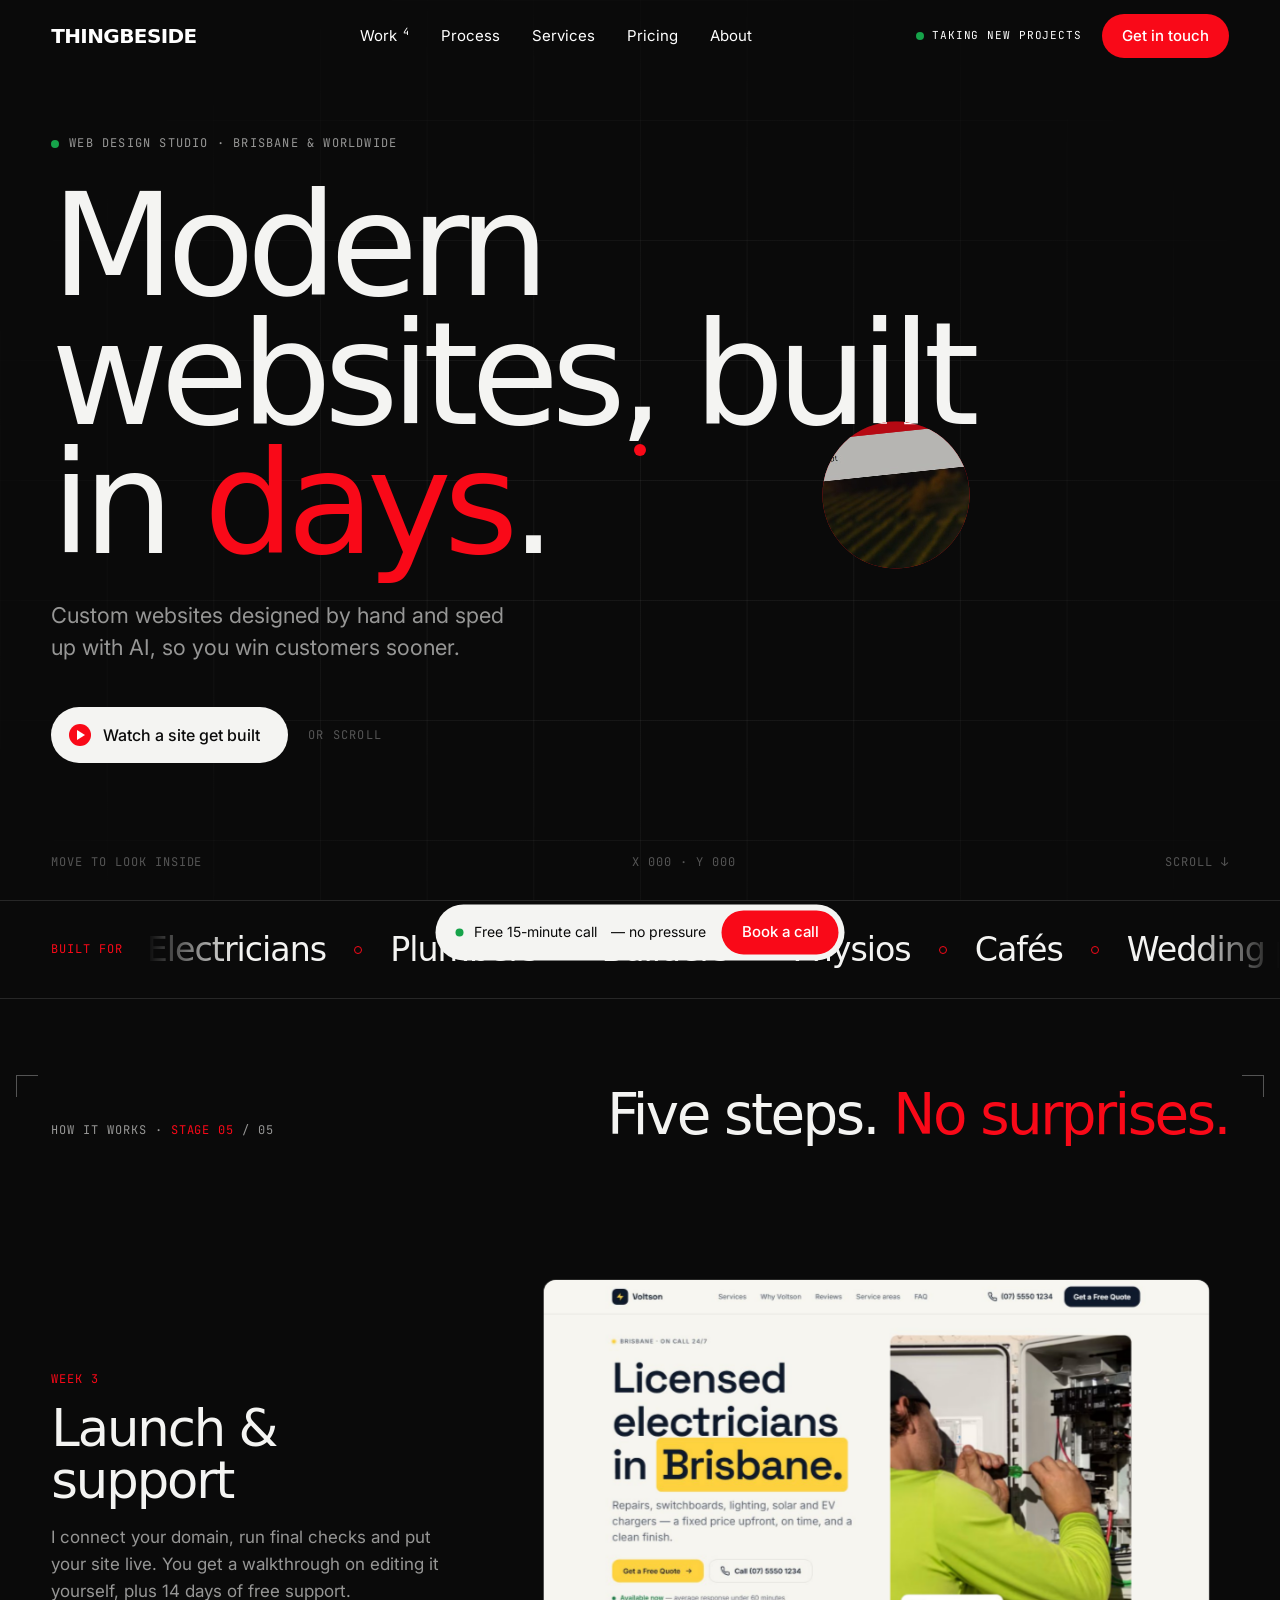
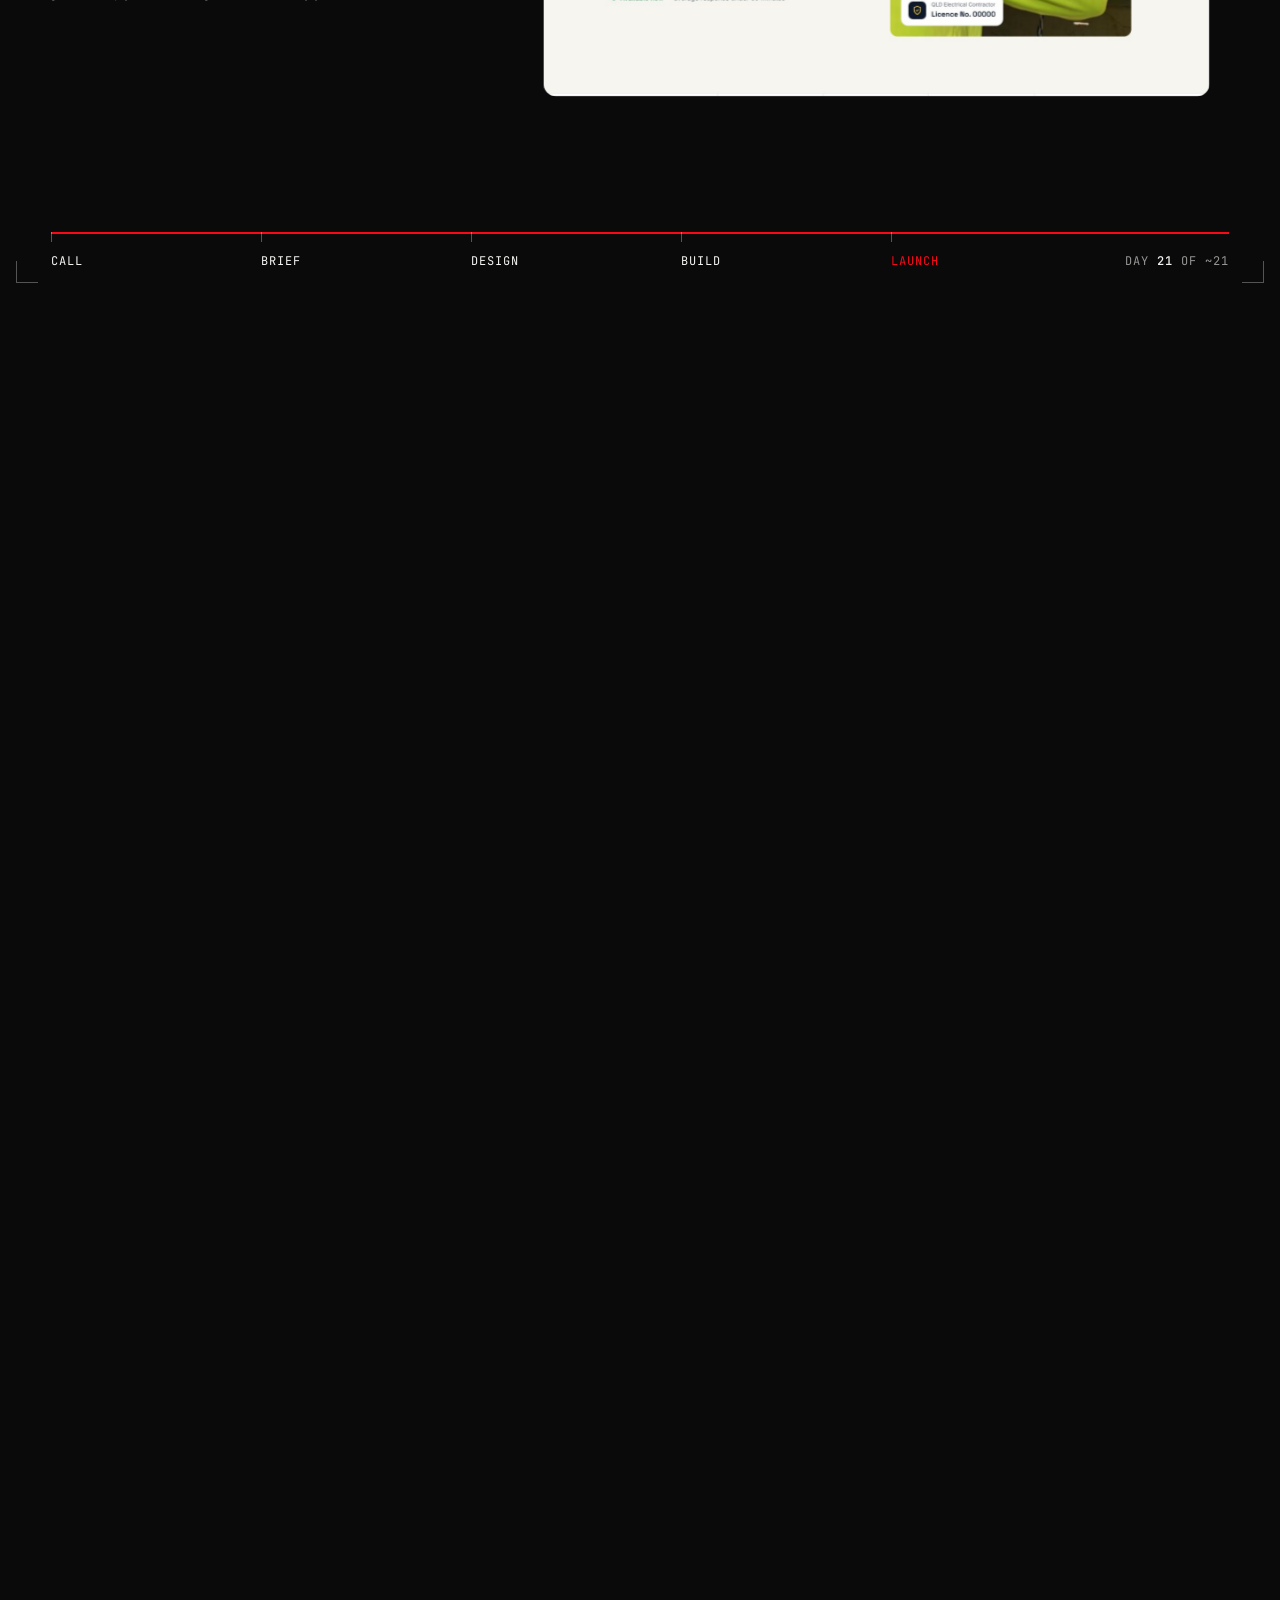
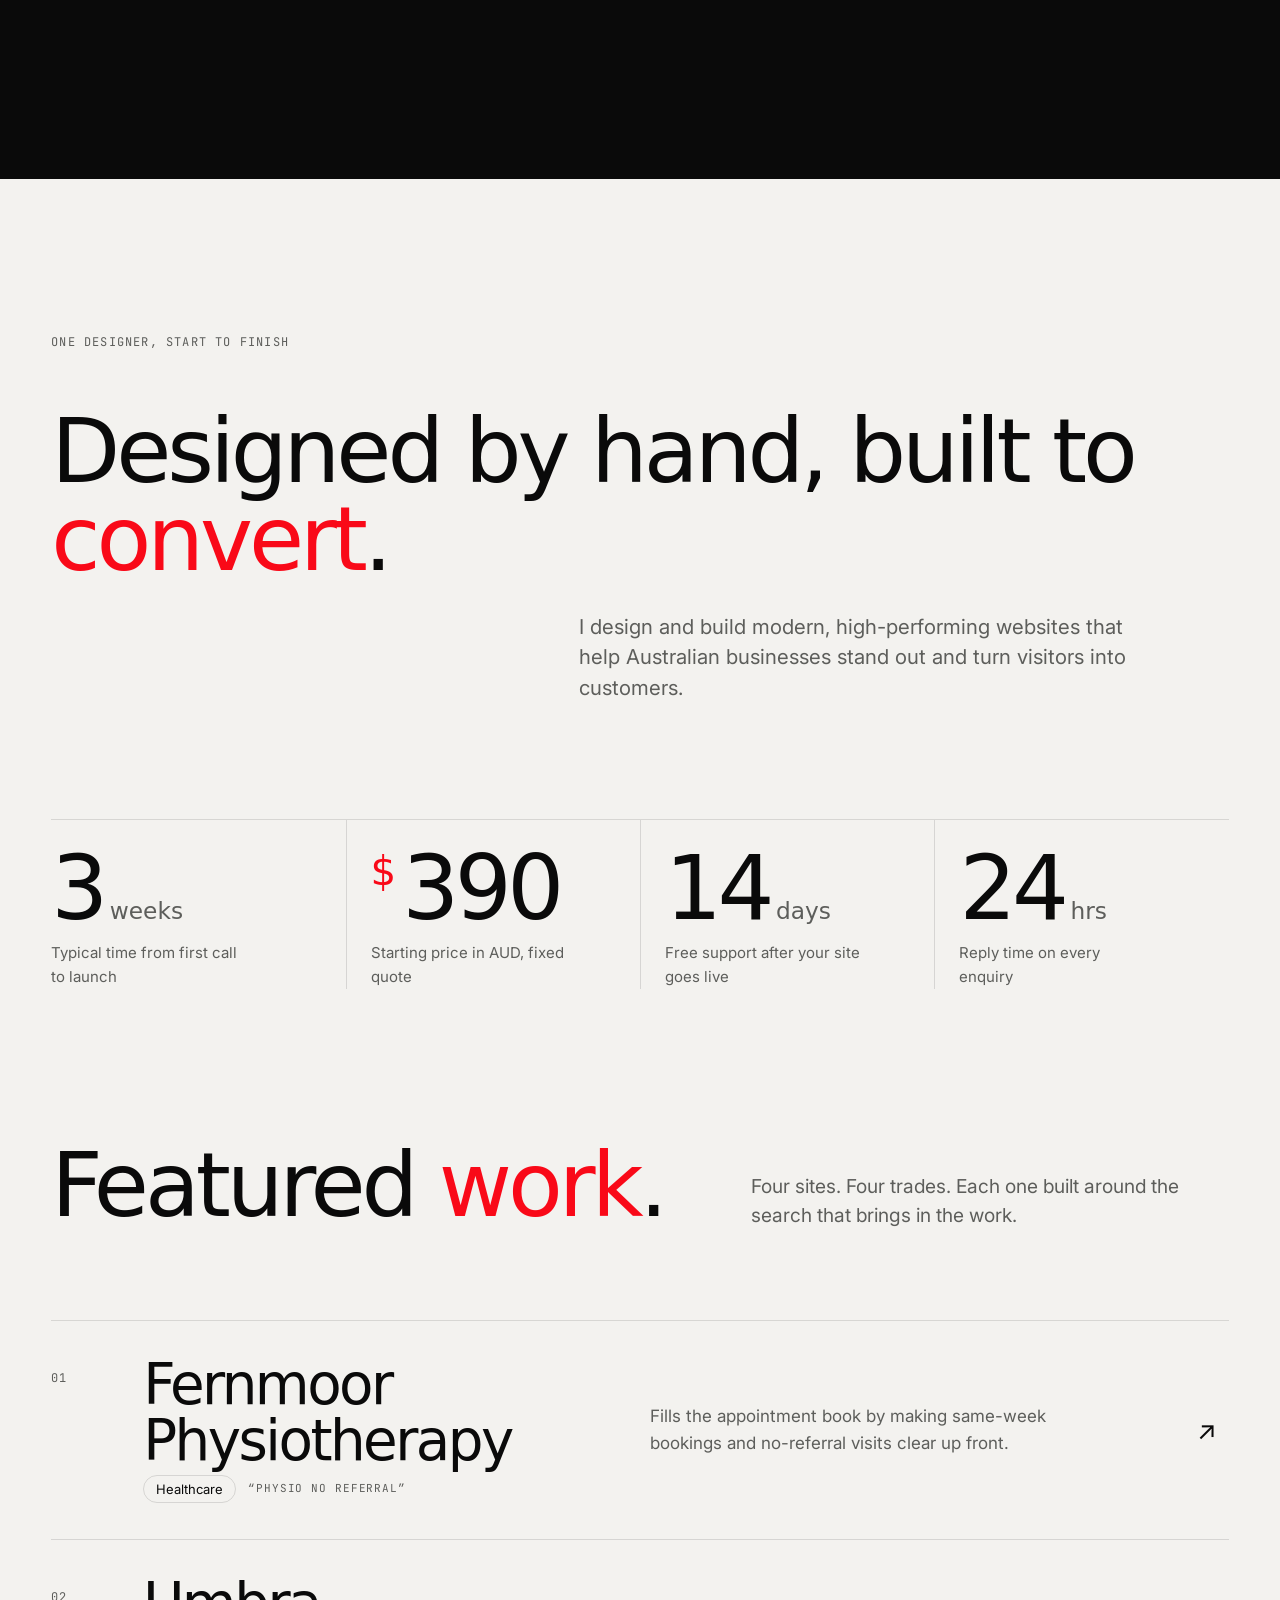
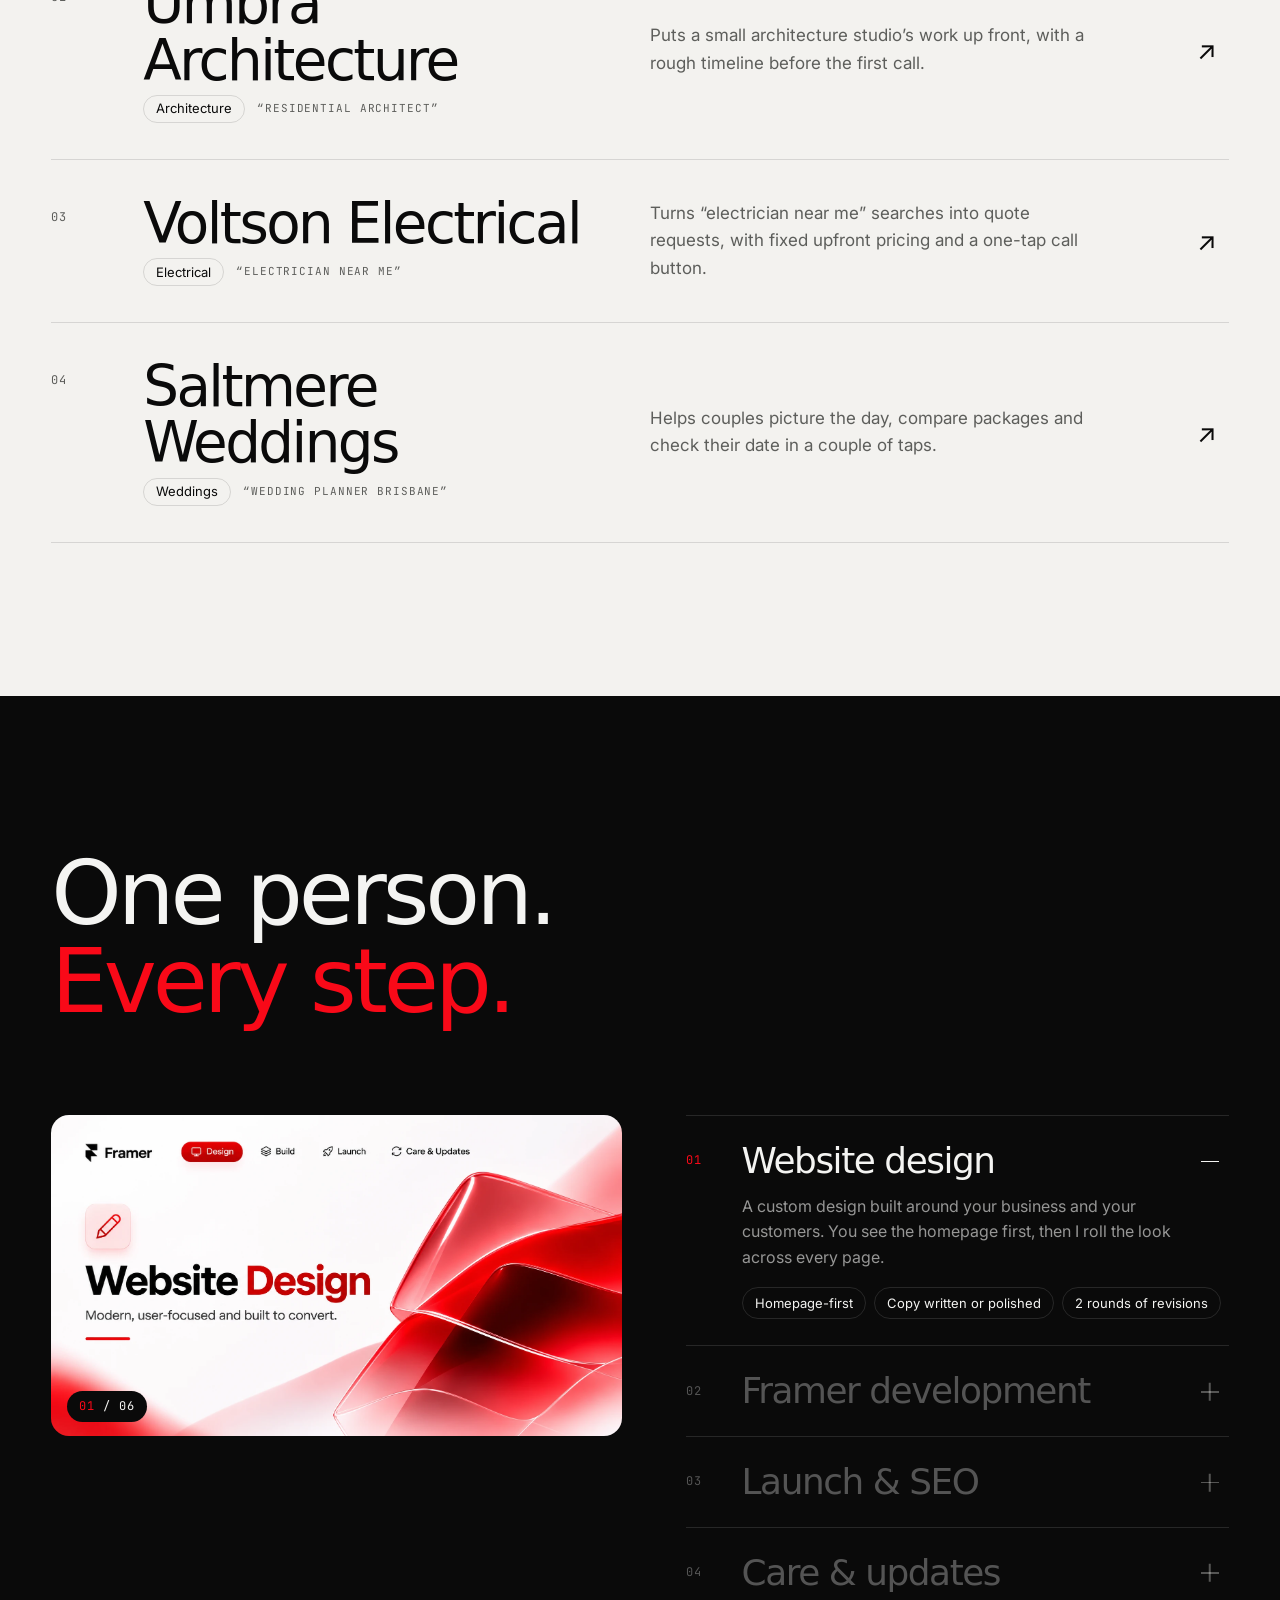
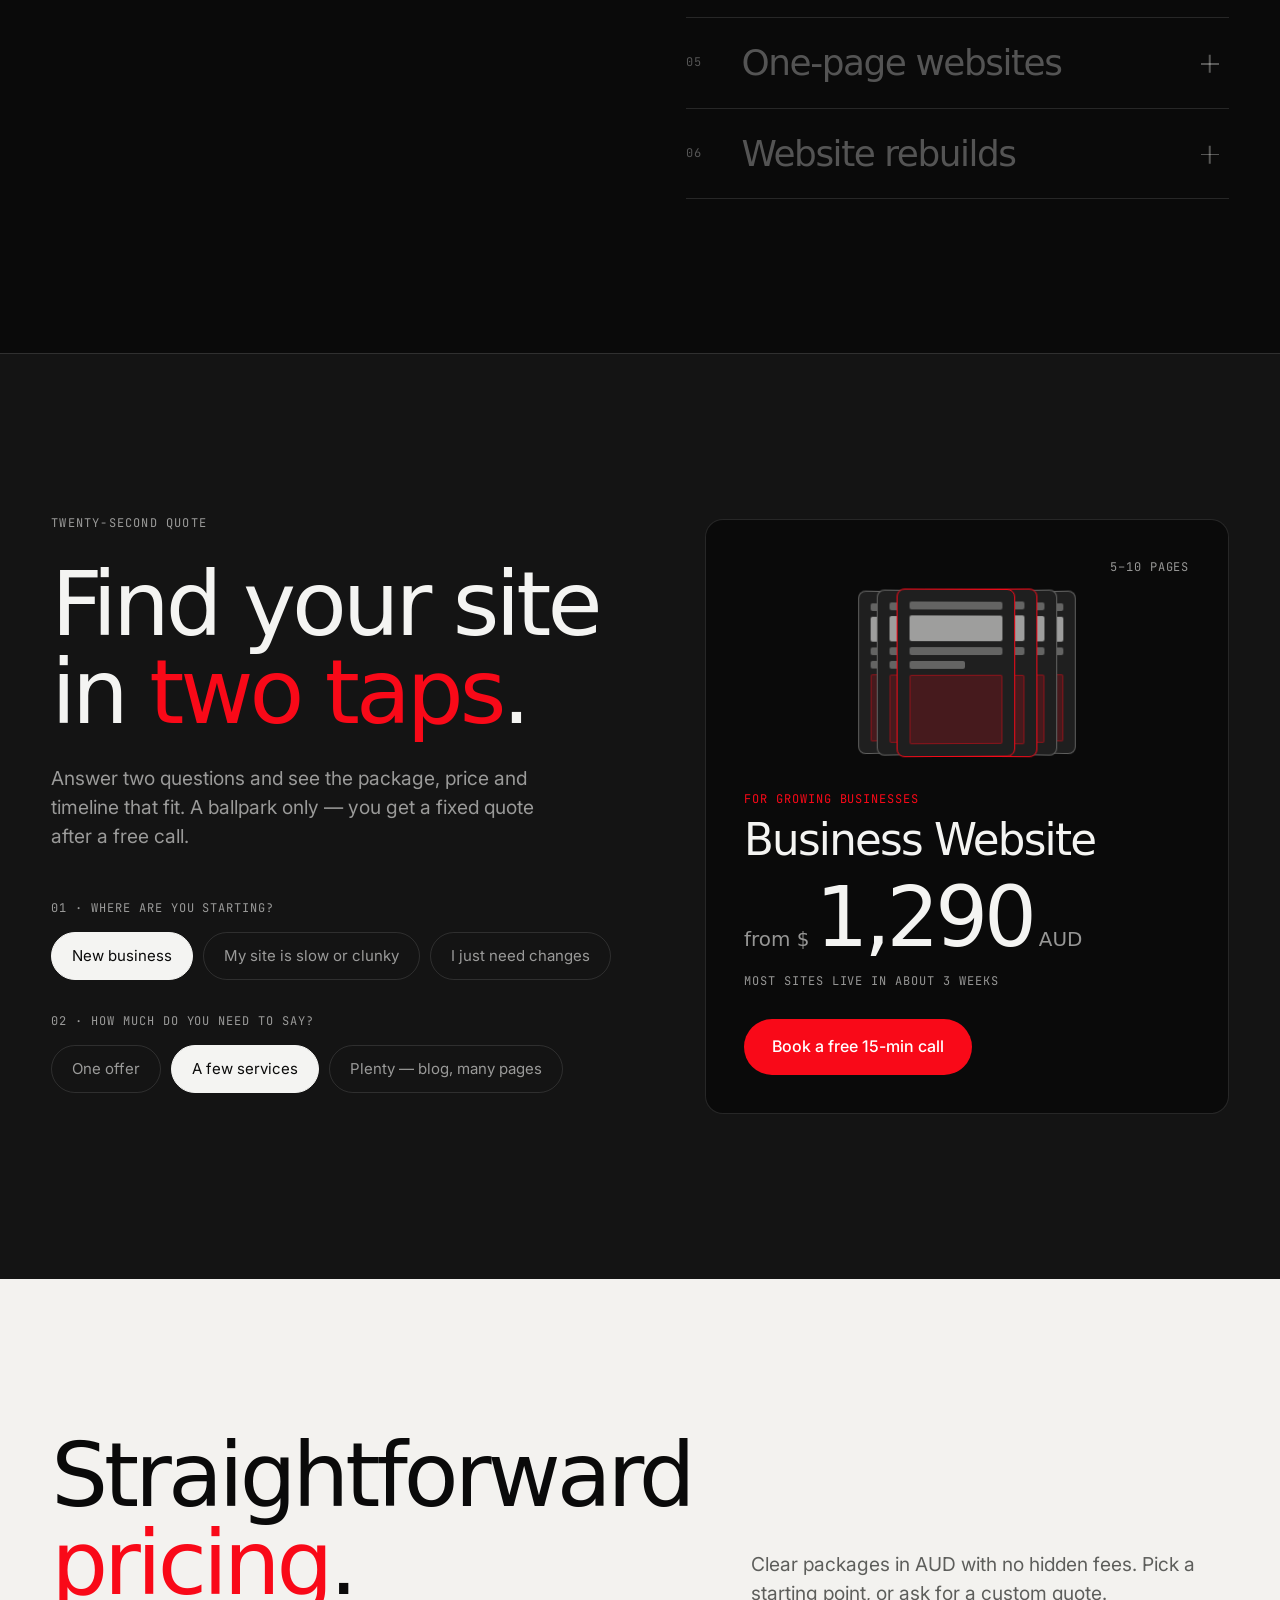
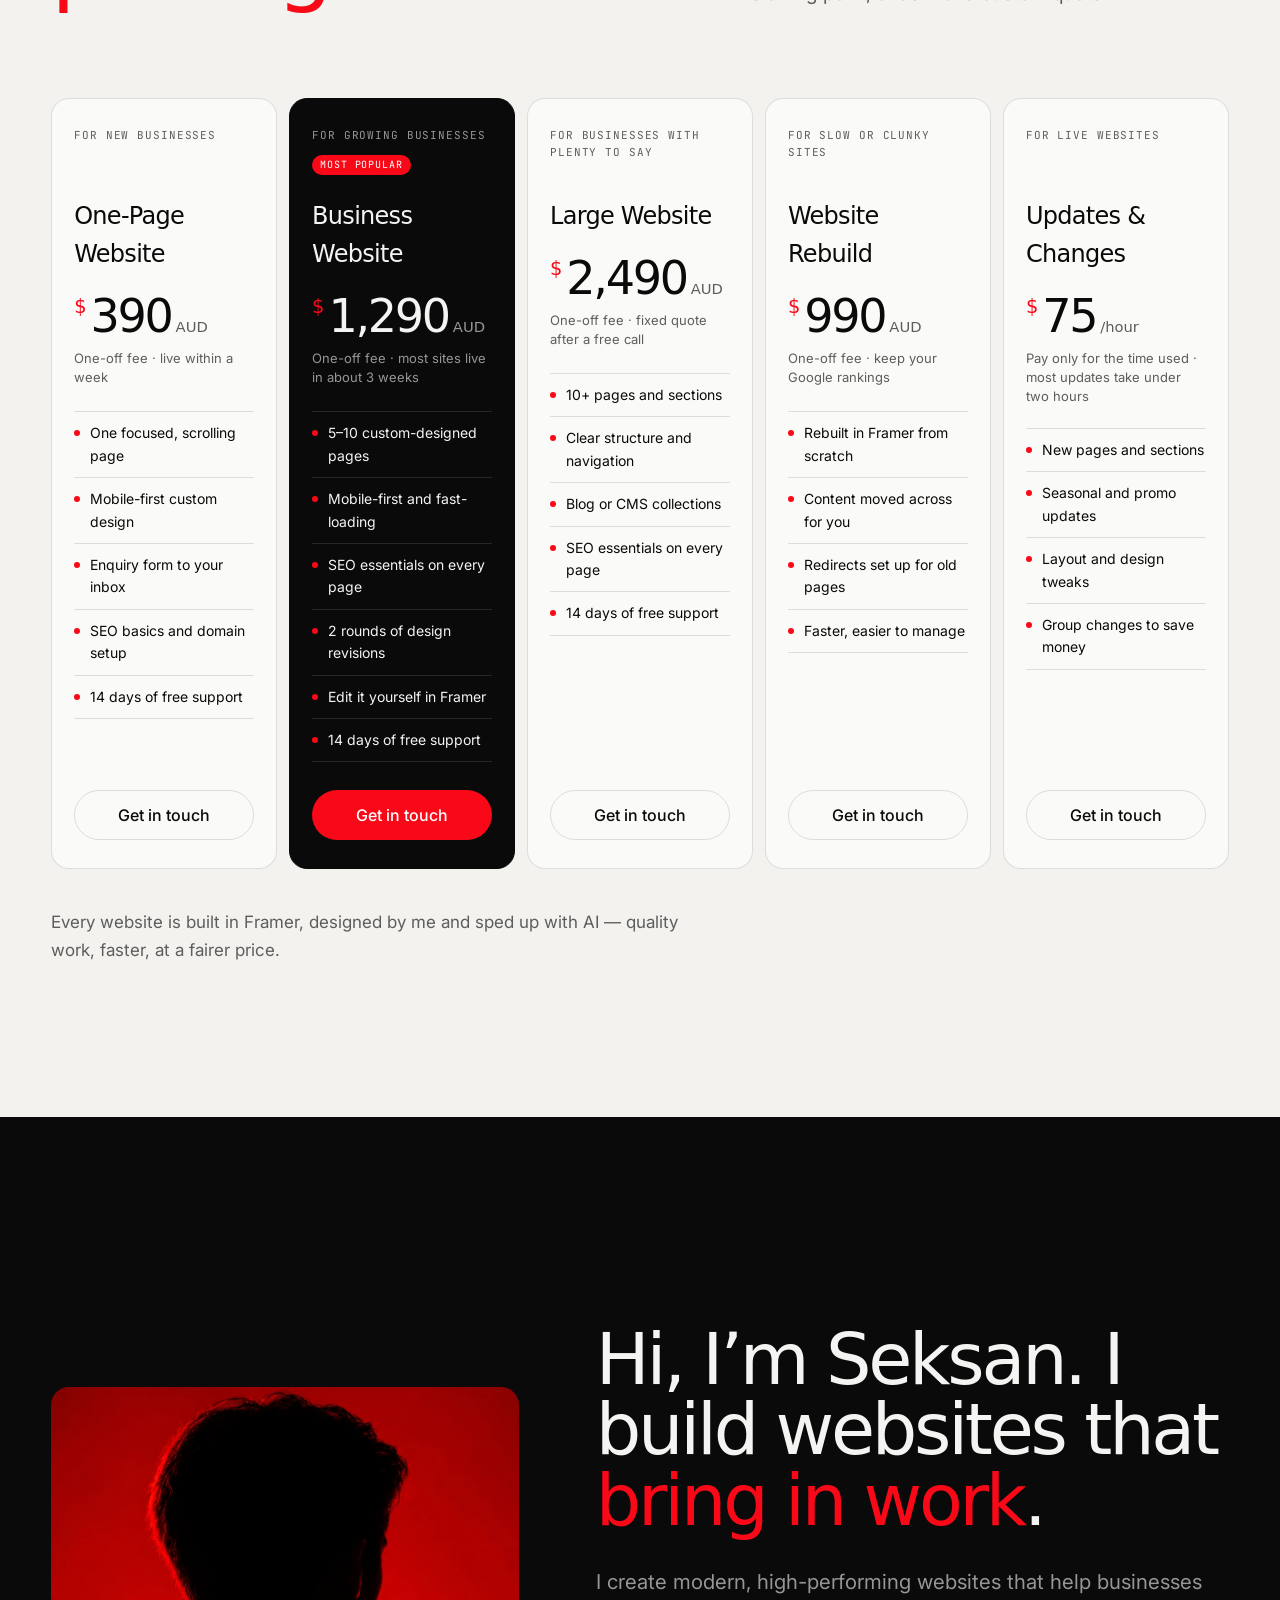
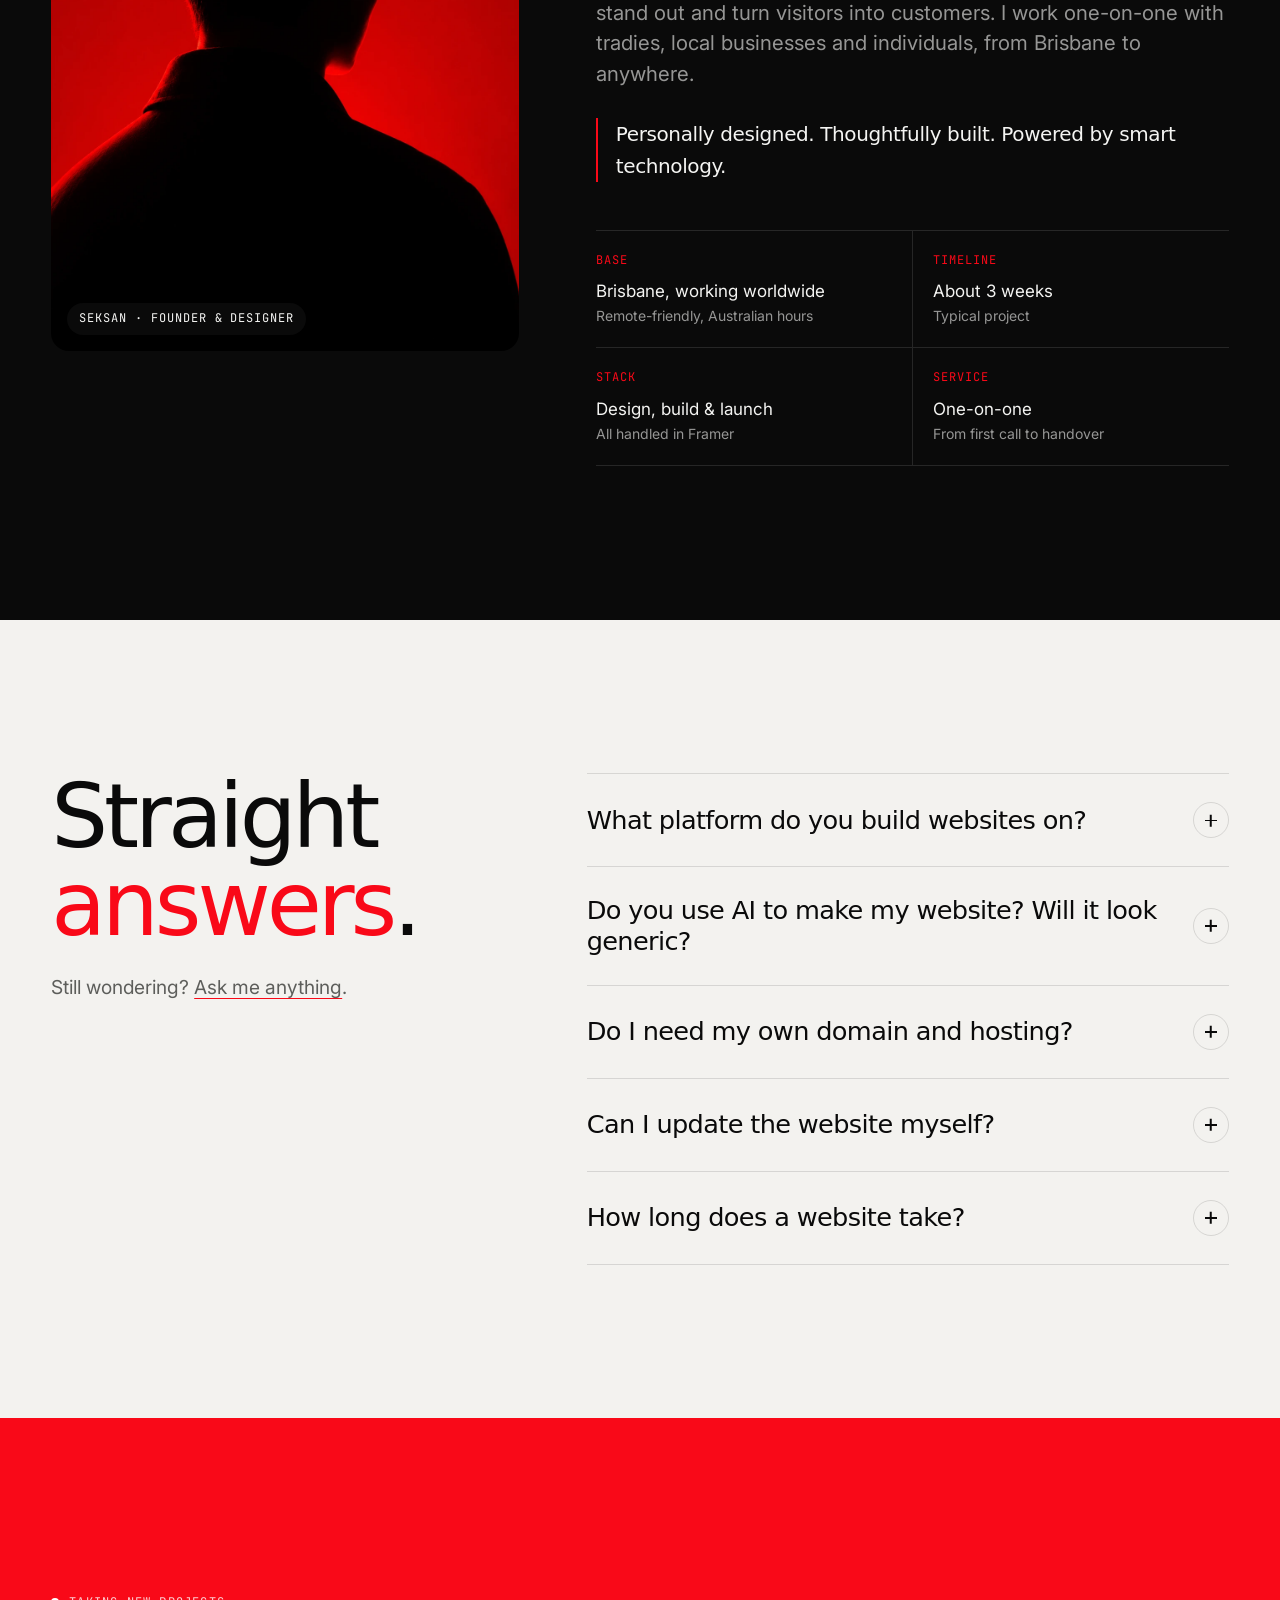
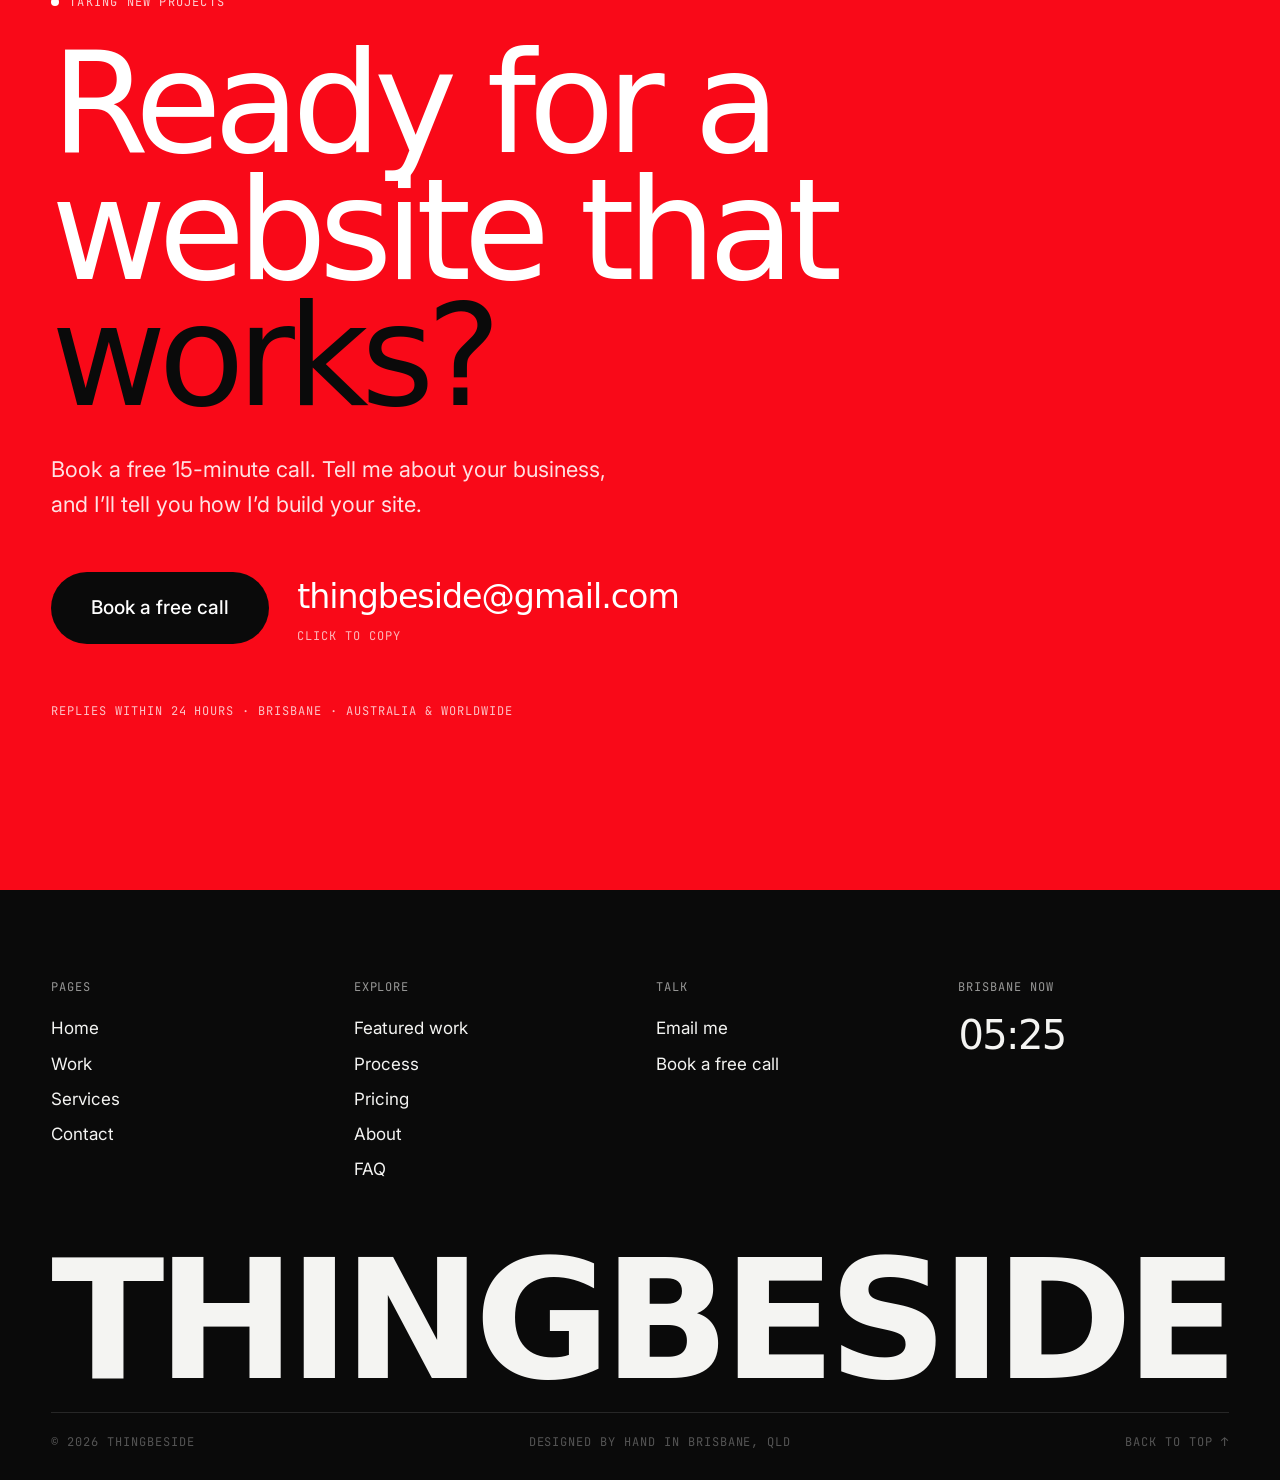
<file: index.html>
<!doctype html>
<html lang="en-AU">
<head>
<meta charset="utf-8">
<meta name="viewport" content="width=device-width, initial-scale=1">
<title>THINGBESIDE | Website Designer in Brisbane</title>
<meta name="description" content="Modern, mobile-first websites for Australian tradies and local businesses. Designed by hand, built in Framer, live in weeks. Book a free 15-minute call.">
<meta property="og:title" content="THINGBESIDE | Website Designer in Brisbane">
<meta property="og:description" content="Modern, mobile-first websites for Australian tradies and local businesses. Designed by hand, built in Framer, live in weeks.">
<meta property="og:image" content="assets/work-voltsonelectrical.jpg">
<meta name="theme-color" content="#0a0a0a">
<link rel="preconnect" href="https://api.fontshare.com">
<link rel="preconnect" href="https://fonts.googleapis.com">
<link rel="preconnect" href="https://fonts.gstatic.com" crossorigin>
<link rel="stylesheet" href="https://api.fontshare.com/v2/css?f[]=switzer@300,400,500,600,700&display=swap">
<link rel="stylesheet" href="https://fonts.googleapis.com/css2?family=Inter:wght@400;500;600&family=JetBrains+Mono:wght@400;500&display=swap">
<link rel="stylesheet" href="styles.css">
<script type="application/ld+json">
{"@context":"https://schema.org","@type":"ProfessionalService","name":"THINGBESIDE","description":"Web design studio building modern, mobile-first websites in Framer.","email":"thingbeside@gmail.com","areaServed":["Brisbane","Australia","Worldwide"],"address":{"@type":"PostalAddress","addressLocality":"Brisbane","addressRegion":"QLD","addressCountry":"AU"},"founder":{"@type":"Person","name":"Seksan"}}
</script>
</head>
<body class="is-loading">
<a class="skip" href="#main">Skip to content</a>

<!-- Intro curtain -->
<div class="intro" aria-hidden="true">
  <div class="intro__word"><span>T</span><span>H</span><span>I</span><span>N</span><span>G</span><span>B</span><span>E</span><span>S</span><span>I</span><span>D</span><span>E</span></div>
  <div class="intro__meta"><span>Brisbane, QLD</span><span class="intro__count">000</span></div>
</div>

<!-- Custom cursor -->
<div class="cursor" aria-hidden="true"><span class="cursor__label"></span></div>

<!-- Floating work preview -->
<div class="preview" aria-hidden="true"><img alt="" src="assets/work-fernmoorphysiotherapy.jpg"></div>

<header class="nav" id="nav">
  <div class="nav__bar">
    <a href="#top" class="nav__logo" aria-label="THINGBESIDE home">THING<span>BESIDE</span></a>
    <nav class="nav__links" aria-label="Primary">
      <a href="#work">Work <sup>4</sup></a>
      <a href="#build">Process</a>
      <a href="#services">Services</a>
      <a href="#pricing">Pricing</a>
      <a href="#about">About</a>
    </nav>
    <div class="nav__right">
      <span class="nav__status"><i class="dot"></i>Taking new projects</span>
      <a class="btn btn--accent btn--sm" href="#contact"><span class="btn__in"><span>Get in touch</span><span>Get in touch</span></span></a>
      <button class="nav__burger" aria-label="Open menu" aria-expanded="false" aria-controls="menu"><span></span><span></span></button>
    </div>
  </div>
</header>

<div class="menu" id="menu" aria-hidden="true">
  <nav aria-label="Mobile">
    <a href="#work"><small>01</small>Work</a>
    <a href="#build"><small>02</small>Process</a>
    <a href="#services"><small>03</small>Services</a>
    <a href="#pricing"><small>04</small>Pricing</a>
    <a href="#about"><small>05</small>About</a>
    <a href="#contact"><small>06</small>Contact</a>
  </nav>
  <a class="menu__mail" href="mailto:thingbeside@gmail.com">thingbeside@gmail.com</a>
</div>

<main id="main">

<!-- ============ HERO ============ -->
<section class="hero" id="top" data-cursor="Look">
  <div class="hero__grid" aria-hidden="true"></div>

  <!-- Base layer -->
  <div class="hero__layer hero__base">
    <div class="hero__inner">
      <p class="eyebrow"><span class="dot"></span>Web design studio · Brisbane &amp; worldwide</p>
      <h1 class="hero__title" data-split>Modern websites, built in <em>days</em>.</h1>
      <p class="hero__sub" data-split>Custom websites designed by hand and sped up with AI, so you win customers sooner.</p>
      <div class="hero__ctas">
        <button class="btn btn--light btn--play" type="button" data-autoplay>
          <span class="play" aria-hidden="true"></span>
          <span class="btn__in"><span>Watch a site get built</span><span>Watch a site get built</span></span>
        </button>
        <span class="hero__or">or scroll</span>
      </div>
    </div>
  </div>

  <!-- Spotlight layer: what's inside -->
  <div class="hero__layer hero__reveal" aria-hidden="true">
    <div class="hero__shots">
      <img src="assets/work-voltsonelectrical.jpg" alt="">
      <img src="assets/work-umbra.jpg" alt="">
      <img src="assets/work-fernmoorphysiotherapy.jpg" alt="">
      <img src="assets/work-saltmereweddings.jpg" alt="">
    </div>
    <div class="hero__inner">
      <p class="eyebrow"><span class="dot"></span>Web design studio · Brisbane &amp; worldwide</p>
      <p class="hero__title hero__title--ghost">Modern websites, built in <em>days</em>.</p>
      <p class="hero__sub">Custom websites designed by hand and sped up with AI, so you win customers sooner.</p>
      <div class="hero__ctas" style="visibility:hidden"><span class="btn btn--light btn--play"><span class="play"></span><span class="btn__in"><span>Watch a site get built</span></span></span><span class="hero__or">or scroll</span></div>
    </div>
  </div>

  <div class="hero__foot">
    <span class="mono">Move to look inside</span>
    <span class="mono hero__coords">X 000 · Y 000</span>
    <span class="mono">Scroll ↓</span>
  </div>
</section>

<!-- ============ MARQUEE ============ -->
<section class="marquee" aria-label="Industries">
  <span class="marquee__label mono">Built for</span>
  <div class="marquee__track">
    <div class="marquee__row">
      <span>Electricians</span><i></i><span>Plumbers</span><i></i><span>Builders</span><i></i><span>Physios</span><i></i><span>Cafés</span><i></i><span>Wedding planners</span><i></i><span>Consultants</span><i></i><span>Landscapers</span><i></i><span>Cleaners</span><i></i><span>Clinics</span><i></i>
    </div>
    <div class="marquee__row" aria-hidden="true">
      <span>Electricians</span><i></i><span>Plumbers</span><i></i><span>Builders</span><i></i><span>Physios</span><i></i><span>Cafés</span><i></i><span>Wedding planners</span><i></i><span>Consultants</span><i></i><span>Landscapers</span><i></i><span>Cleaners</span><i></i><span>Clinics</span><i></i>
    </div>
  </div>
</section>

<!-- ============ SIGNATURE: BUILD STORY ============ -->
<section class="build" id="build" aria-label="How a website gets built, in five steps">
  <div class="build__stage">
    <div class="build__corners" aria-hidden="true"><i></i><i></i><i></i><i></i></div>

    <div class="build__head">
      <p class="mono build__eyebrow">How it works · <span class="build__step">Stage 01</span> / 05</p>
      <h2 class="build__title">Five steps. <em>No surprises.</em></h2>
    </div>

    <div class="build__scene" aria-hidden="true">
      <div class="stack">
        <!-- L1 wireframe -->
        <div class="layer layer--wire" style="--i:0">
          <span class="layer__tag mono">01 · Structure</span>
          <div class="wf-nav"><i></i><b></b><b></b><b></b><em></em></div>
          <div class="wf-hero"><div><i></i><i></i><i class="s"></i><em></em></div><figure></figure></div>
          <div class="wf-cards"><i></i><i></i><i></i></div>
          <div class="wf-cols">
            <span></span><span></span><span></span><span></span><span></span><span></span><span></span><span></span><span></span><span></span><span></span><span></span>
          </div>
        </div>
        <!-- L2 content / type -->
        <div class="layer layer--type" style="--i:1">
          <span class="layer__tag mono">02 · Words</span>
          <div class="ty-nav">Voltson<span>Services · Reviews · Areas</span></div>
          <div class="ty-hero">
            <p class="ty-kick mono">Brisbane · On call 24/7</p>
            <p class="ty-h">Licensed electricians in Brisbane.</p>
            <p class="ty-p">Repairs, switchboards, lighting, solar and EV chargers — a fixed price upfront.</p>
          </div>
          <span class="ty-spec mono">Switzer 64 / Inter 16</span>
        </div>
        <!-- L3 imagery -->
        <div class="layer layer--img" style="--i:2">
          <span class="layer__tag mono">03 · Design</span>
          <figure class="im-photo"><img src="assets/pic-voltsonelectrical.jpg" alt=""></figure>
          <div class="im-swatches"><i style="--c:#111"></i><i style="--c:#f4f4f2"></i><i style="--c:#ffd23f"></i></div>
          <div class="im-cards"><img src="assets/pic-umbra.jpg" alt=""><img src="assets/pic-fernmoorphysiotherapy.jpg" alt=""><img src="assets/pic-saltmereweddings.jpg" alt=""></div>
        </div>
        <!-- L4 interaction -->
        <div class="layer layer--ix" style="--i:3">
          <span class="layer__tag mono">04 · Build</span>
          <div class="ix-btn"><span>Get a free quote →</span><i class="ix-ripple"></i></div>
          <svg class="ix-cursor" viewBox="0 0 24 24"><path d="M4 2l16 10-7 1.5L9.5 21z"/></svg>
          <div class="ix-call">☎ Tap to call</div>
          <div class="ix-form"><i></i><i></i><b>Send</b></div>
          <svg class="ix-path" viewBox="0 0 400 200" preserveAspectRatio="none"><path d="M10 180 C 120 170, 160 40, 390 20"/></svg>
        </div>
        <!-- L5 launch chrome -->
        <div class="layer layer--live" style="--i:4">
          <span class="layer__tag mono">05 · Launch</span>
          <div class="lv-bar"><i></i><i></i><i></i><span class="lv-url">voltson-electrical.vercel.app</span><span class="lv-live"><b class="dot"></b>Live</span></div>
          <ul class="lv-checks mono"><li>Domain connected</li><li>SEO titles</li><li>Mobile checked</li><li>Speed checked</li></ul>
        </div>
        <!-- Final -->
        <div class="layer layer--final" style="--i:5">
          <img src="assets/work-voltsonelectrical.jpg" alt="">
        </div>
      </div>
    </div>

    <div class="build__copy" aria-live="polite">
      <p class="mono build__when">Day 1 · 15 min</p>
      <h3 class="build__name">Discovery call</h3>
      <p class="build__text">A free, no-pressure chat about your business, your customers and what your website needs to do. If we’re a good fit, you get a fixed quote and timeline.</p>
    </div>

    <div class="build__ruler" aria-hidden="true">
      <div class="ruler__track"><i class="ruler__fill"></i></div>
      <ol class="ruler__labels mono">
        <li>Call</li><li>Brief</li><li>Design</li><li>Build</li><li>Launch</li>
      </ol>
      <span class="ruler__day mono">Day <b>01</b> of ~21</span>
    </div>
  </div>

  <!-- Accessible / reduced-motion fallback list -->
  <ol class="sr-only">
    <li>Discovery call — Day 1, 15 minutes.</li><li>Brief — Days 2–4.</li><li>Design — Weeks 1–2.</li><li>Build — Weeks 2–3.</li><li>Launch &amp; support — Week 3.</li>
  </ol>
</section>

<!-- ============ STATS / INTRO ============ -->
<section class="intro-sec light" id="intro">
  <div class="wrap">
    <div class="split-head">
      <p class="eyebrow eyebrow--dark" data-reveal>One designer, start to finish</p>
      <h2 class="h2" data-split>Designed by hand, built to <em>convert</em>.</h2>
      <p class="lede" data-reveal>I design and build modern, high-performing websites that help Australian businesses stand out and turn visitors into customers.</p>
    </div>
    <dl class="stats">
      <div class="stat" data-reveal><dt>Typical time from first call to launch</dt><dd><span data-count="3">0</span><small>weeks</small></dd></div>
      <div class="stat" data-reveal><dt>Starting price in AUD, fixed quote</dt><dd><small class="pre">$</small><span data-count="390">0</span></dd></div>
      <div class="stat" data-reveal><dt>Free support after your site goes live</dt><dd><span data-count="14">0</span><small>days</small></dd></div>
      <div class="stat" data-reveal><dt>Reply time on every enquiry</dt><dd><span data-count="24">0</span><small>hrs</small></dd></div>
    </dl>
  </div>
</section>

<!-- ============ WORK ============ -->
<section class="work light" id="work">
  <div class="wrap">
    <div class="sec-head">
      <h2 class="h2" data-split>Featured <em>work</em>.</h2>
      <p class="sec-sub" data-reveal>Four sites. Four trades. Each one built around the search that brings in the work.</p>
    </div>
    <ol class="work__list">
      <li class="work__row" data-img="assets/work-fernmoorphysiotherapy.jpg" data-reveal>
        <a href="https://fernmoor-physiotherapy.vercel.app/" target="_blank" rel="noopener" data-cursor="Visit">
          <span class="work__n mono">01</span>
          <span class="work__name">Fernmoor Physiotherapy</span>
          <span class="work__desc">Fills the appointment book by making same-week bookings and no-referral visits clear up front.</span>
          <span class="work__meta"><span class="chip">Healthcare</span><span class="kw mono">“physio no referral”</span></span>
          <span class="work__arrow" aria-hidden="true">↗</span>
          <img class="work__img" src="assets/work-fernmoorphysiotherapy.jpg" alt="Fernmoor Physiotherapy homepage" loading="lazy">
          <span class="sr-only">(opens the live site in a new tab)</span>
        </a>
      </li>
      <li class="work__row" data-img="assets/work-umbra.jpg" data-reveal>
        <a href="https://umbra-architecture.vercel.app/" target="_blank" rel="noopener" data-cursor="Visit">
          <span class="work__n mono">02</span>
          <span class="work__name">Umbra Architecture</span>
          <span class="work__desc">Puts a small architecture studio’s work up front, with a rough timeline before the first call.</span>
          <span class="work__meta"><span class="chip">Architecture</span><span class="kw mono">“residential architect”</span></span>
          <span class="work__arrow" aria-hidden="true">↗</span>
          <img class="work__img" src="assets/work-umbra.jpg" alt="Umbra Architecture homepage" loading="lazy">
          <span class="sr-only">(opens the live site in a new tab)</span>
        </a>
      </li>
      <li class="work__row" data-img="assets/work-voltsonelectrical.jpg" data-reveal>
        <a href="https://voltson-electrical.vercel.app/" target="_blank" rel="noopener" data-cursor="Visit">
          <span class="work__n mono">03</span>
          <span class="work__name">Voltson Electrical</span>
          <span class="work__desc">Turns “electrician near me” searches into quote requests, with fixed upfront pricing and a one-tap call button.</span>
          <span class="work__meta"><span class="chip">Electrical</span><span class="kw mono">“electrician near me”</span></span>
          <span class="work__arrow" aria-hidden="true">↗</span>
          <img class="work__img" src="assets/work-voltsonelectrical.jpg" alt="Voltson Electrical homepage" loading="lazy">
          <span class="sr-only">(opens the live site in a new tab)</span>
        </a>
      </li>
      <li class="work__row" data-img="assets/work-saltmereweddings.jpg" data-reveal>
        <a href="https://saltmere-weddings.vercel.app/" target="_blank" rel="noopener" data-cursor="Visit">
          <span class="work__n mono">04</span>
          <span class="work__name">Saltmere Weddings</span>
          <span class="work__desc">Helps couples picture the day, compare packages and check their date in a couple of taps.</span>
          <span class="work__meta"><span class="chip">Weddings</span><span class="kw mono">“wedding planner brisbane”</span></span>
          <span class="work__arrow" aria-hidden="true">↗</span>
          <img class="work__img" src="assets/work-saltmereweddings.jpg" alt="Saltmere Weddings homepage" loading="lazy">
          <span class="sr-only">(opens the live site in a new tab)</span>
        </a>
      </li>
    </ol>
  </div>
</section>

<!-- ============ SERVICES ============ -->
<section class="services" id="services">
  <div class="wrap">
    <div class="sec-head sec-head--dark">
      <h2 class="h2" data-split>One person. <em>Every step.</em></h2>
      <p class="sec-sub" data-reveal>From design to launch, I handle your whole website so you can get back to running your business.</p>
    </div>
    <div class="svc">
      <figure class="svc__fig" aria-hidden="true">
        <img class="is-on" src="assets/service-design.webp" alt="">
        <img src="assets/service-framer.webp" alt="">
        <img src="assets/service-launch.webp" alt="">
        <img src="assets/service-care.webp" alt="">
        <img src="assets/service-onepage.webp" alt="">
        <img src="assets/service-rebuild.webp" alt="">
        <figcaption class="mono"><span class="svc__idx">01</span> / 06</figcaption>
      </figure>
      <ul class="svc__list">
        <li><button class="svc__item is-on" data-i="0" aria-expanded="true">
          <span class="mono">01</span><span class="svc__t">Website design</span><span class="svc__plus" aria-hidden="true"></span>
          <span class="svc__body"><span><span class="svc__p">A custom design built around your business and your customers. You see the homepage first, then I roll the look across every page.</span>
          <span class="svc__ticks"><span>Homepage-first</span><span>Copy written or polished</span><span>2 rounds of revisions</span></span></span></span>
        </button></li>
        <li><button class="svc__item" data-i="1" aria-expanded="false">
          <span class="mono">02</span><span class="svc__t">Framer development</span><span class="svc__plus" aria-hidden="true"></span>
          <span class="svc__body"><span><span class="svc__p">Fast, secure and smooth to use, with animations that make you look established on every screen size.</span>
          <span class="svc__ticks"><span>Mobile-first layouts</span><span>Forms to your inbox</span><span>Private preview link</span></span></span></span>
        </button></li>
        <li><button class="svc__item" data-i="2" aria-expanded="false">
          <span class="mono">03</span><span class="svc__t">Launch &amp; SEO</span><span class="svc__plus" aria-hidden="true"></span>
          <span class="svc__body"><span><span class="svc__p">Your site goes live properly set up, so Google can find it and customers searching in your area can find you.</span>
          <span class="svc__ticks"><span>Domain connected</span><span>Titles on every page</span><span>Speed &amp; accessibility checks</span></span></span></span>
        </button></li>
        <li><button class="svc__item" data-i="3" aria-expanded="false">
          <span class="mono">04</span><span class="svc__t">Care &amp; updates</span><span class="svc__plus" aria-hidden="true"></span>
          <span class="svc__body"><span><span class="svc__p">A site you can update yourself. Change text and photos in minutes, or hand the bigger jobs to me.</span>
          <span class="svc__ticks"><span>Editing walkthrough</span><span>14 days free support</span><span>$75/hour after that</span></span></span></span>
        </button></li>
        <li><button class="svc__item" data-i="4" aria-expanded="false">
          <span class="mono">05</span><span class="svc__t">One-page websites</span><span class="svc__plus" aria-hidden="true"></span>
          <span class="svc__body"><span><span class="svc__p">A single, focused page built to turn visitors into enquiries. Ideal for new businesses, promotions or capturing leads fast.</span>
          <span class="svc__ticks"><span>Built to convert</span><span>Enquiry form</span><span>Live within a week</span></span></span></span>
        </button></li>
        <li><button class="svc__item" data-i="5" aria-expanded="false">
          <span class="mono">06</span><span class="svc__t">Website rebuilds</span><span class="svc__plus" aria-hidden="true"></span>
          <span class="svc__body"><span><span class="svc__p">Stuck with a slow, clunky or hard-to-manage website? I’ll rebuild it in Framer and move your content across.</span>
          <span class="svc__ticks"><span>Content moved for you</span><span>Redirects set up</span><span>Keep your rankings</span></span></span></span>
        </button></li>
      </ul>
    </div>
  </div>
</section>

<!-- ============ FINDER ============ -->
<section class="finder" id="finder">
  <div class="wrap finder__wrap">
    <div class="finder__q">
      <p class="eyebrow" data-reveal>Twenty-second quote</p>
      <h2 class="h2" data-split>Find your site in <em>two taps</em>.</h2>
      <p class="sec-sub" data-reveal>Answer two questions and see the package, price and timeline that fit. A ballpark only — you get a fixed quote after a free call.</p>

      <fieldset class="q" data-q="start" data-reveal>
        <legend class="mono">01 · Where are you starting?</legend>
        <div class="chips">
          <button type="button" class="pick is-on" data-v="new">New business</button>
          <button type="button" class="pick" data-v="slow">My site is slow or clunky</button>
          <button type="button" class="pick" data-v="edit">I just need changes</button>
        </div>
      </fieldset>
      <fieldset class="q" data-q="size" data-reveal>
        <legend class="mono">02 · How much do you need to say?</legend>
        <div class="chips">
          <button type="button" class="pick" data-v="one">One offer</button>
          <button type="button" class="pick is-on" data-v="few">A few services</button>
          <button type="button" class="pick" data-v="lots">Plenty — blog, many pages</button>
        </div>
      </fieldset>
    </div>

    <div class="finder__out" data-reveal>
      <div class="pages" aria-hidden="true"></div>
      <div class="result" aria-live="polite">
        <p class="mono result__for">For growing businesses</p>
        <p class="result__name">Business Website</p>
        <p class="result__price"><small>from $</small><span class="result__num">1,290</span><small class="aud">AUD</small></p>
        <p class="result__time mono">Most sites live in about 3 weeks</p>
        <a class="btn btn--accent" href="#contact"><span class="btn__in"><span>Book a free 15-min call</span><span>Book a free 15-min call</span></span></a>
      </div>
    </div>
  </div>
</section>

<!-- ============ PRICING ============ -->
<section class="pricing light" id="pricing">
  <div class="wrap">
    <div class="sec-head">
      <h2 class="h2" data-split>Straightforward <em>pricing</em>.</h2>
      <p class="sec-sub" data-reveal>Clear packages in AUD with no hidden fees. Pick a starting point, or ask for a custom quote.</p>
    </div>
    <div class="plans" data-cursor="Drag">
      <article class="plan" data-reveal>
        <p class="mono plan__for">For new businesses</p>
        <h3 class="plan__name">One-Page Website</h3>
        <p class="plan__price"><small>$</small><span data-count="390">0</span><small>AUD</small></p>
        <p class="plan__note">One-off fee · live within a week</p>
        <ul><li>One focused, scrolling page</li><li>Mobile-first custom design</li><li>Enquiry form to your inbox</li><li>SEO basics and domain setup</li><li>14 days of free support</li></ul>
        <a class="btn btn--line" href="#contact"><span class="btn__in"><span>Get in touch</span><span>Get in touch</span></span></a>
      </article>
      <article class="plan plan--hot" data-reveal>
        <p class="mono plan__for">For growing businesses <span class="tag">Most popular</span></p>
        <h3 class="plan__name">Business Website</h3>
        <p class="plan__price"><small>$</small><span data-count="1290">0</span><small>AUD</small></p>
        <p class="plan__note">One-off fee · most sites live in about 3 weeks</p>
        <ul><li>5–10 custom-designed pages</li><li>Mobile-first and fast-loading</li><li>SEO essentials on every page</li><li>2 rounds of design revisions</li><li>Edit it yourself in Framer</li><li>14 days of free support</li></ul>
        <a class="btn btn--accent" href="#contact"><span class="btn__in"><span>Get in touch</span><span>Get in touch</span></span></a>
      </article>
      <article class="plan" data-reveal>
        <p class="mono plan__for">For businesses with plenty to say</p>
        <h3 class="plan__name">Large Website</h3>
        <p class="plan__price"><small>$</small><span data-count="2490">0</span><small>AUD</small></p>
        <p class="plan__note">One-off fee · fixed quote after a free call</p>
        <ul><li>10+ pages and sections</li><li>Clear structure and navigation</li><li>Blog or CMS collections</li><li>SEO essentials on every page</li><li>14 days of free support</li></ul>
        <a class="btn btn--line" href="#contact"><span class="btn__in"><span>Get in touch</span><span>Get in touch</span></span></a>
      </article>
      <article class="plan" data-reveal>
        <p class="mono plan__for">For slow or clunky sites</p>
        <h3 class="plan__name">Website Rebuild</h3>
        <p class="plan__price"><small>$</small><span data-count="990">0</span><small>AUD</small></p>
        <p class="plan__note">One-off fee · keep your Google rankings</p>
        <ul><li>Rebuilt in Framer from scratch</li><li>Content moved across for you</li><li>Redirects set up for old pages</li><li>Faster, easier to manage</li></ul>
        <a class="btn btn--line" href="#contact"><span class="btn__in"><span>Get in touch</span><span>Get in touch</span></span></a>
      </article>
      <article class="plan" data-reveal>
        <p class="mono plan__for">For live websites</p>
        <h3 class="plan__name">Updates &amp; Changes</h3>
        <p class="plan__price"><small>$</small><span data-count="75">0</span><small>/hour</small></p>
        <p class="plan__note">Pay only for the time used · most updates take under two hours</p>
        <ul><li>New pages and sections</li><li>Seasonal and promo updates</li><li>Layout and design tweaks</li><li>Group changes to save money</li></ul>
        <a class="btn btn--line" href="#contact"><span class="btn__in"><span>Get in touch</span><span>Get in touch</span></span></a>
      </article>
    </div>
    <p class="pricing__foot" data-reveal>Every website is built in Framer, designed by me and sped up with AI — quality work, faster, at a fairer price.</p>
  </div>
</section>

<!-- ============ ABOUT ============ -->
<section class="about" id="about">
  <div class="wrap about__wrap">
    <figure class="about__fig" data-reveal>
      <img src="assets/about-person.webp" alt="Seksan, founder and designer of THINGBESIDE, in silhouette against red" loading="lazy">
      <figcaption class="mono">Seksan · Founder &amp; designer</figcaption>
    </figure>
    <div class="about__copy">
      <p class="eyebrow" data-reveal>The human behind THINGBESIDE</p>
      <h2 class="h2" data-split>Hi, I’m Seksan. I build websites that <em>bring in work</em>.</h2>
      <p class="lede" data-reveal>I create modern, high-performing websites that help businesses stand out and turn visitors into customers. I work one-on-one with tradies, local businesses and individuals, from Brisbane to anywhere.</p>
      <p class="about__quote" data-reveal>Personally designed. Thoughtfully built. Powered by smart technology.</p>
      <dl class="facts">
        <div data-reveal><dt class="mono">Base</dt><dd>Brisbane, working worldwide</dd><dd class="muted">Remote-friendly, Australian hours</dd></div>
        <div data-reveal><dt class="mono">Timeline</dt><dd>About 3 weeks</dd><dd class="muted">Typical project</dd></div>
        <div data-reveal><dt class="mono">Stack</dt><dd>Design, build &amp; launch</dd><dd class="muted">All handled in Framer</dd></div>
        <div data-reveal><dt class="mono">Service</dt><dd>One-on-one</dd><dd class="muted">From first call to handover</dd></div>
      </dl>
    </div>
  </div>
</section>

<!-- ============ FAQ ============ -->
<section class="faq light" id="faq">
  <div class="wrap faq__wrap">
    <div class="faq__head">
      <h2 class="h2" data-split>Straight <em>answers</em>.</h2>
      <p class="sec-sub" data-reveal>Still wondering? <a href="mailto:thingbeside@gmail.com">Ask me anything</a>.</p>
    </div>
    <div class="faq__list">
      <div class="qa" data-reveal><button aria-expanded="false"><span>What platform do you build websites on?</span><i aria-hidden="true"></i></button>
        <div class="qa__a"><div><p>I build every website in Framer, a modern website builder trusted by startups and design studios worldwide. It gives you a fast, secure and great-looking site with smooth animations, and it’s easy for you to edit after launch.</p></div></div></div>
      <div class="qa" data-reveal><button aria-expanded="false"><span>Do you use AI to make my website? Will it look generic?</span><i aria-hidden="true"></i></button>
        <div class="qa__a"><div><p>AI helps me with the repetitive parts, like layout drafts and first-pass copy, so I work faster. Every site is then designed and built by me in Framer, with each detail refined by hand. Your site is built around your business, not a template.</p></div></div></div>
      <div class="qa" data-reveal><button aria-expanded="false"><span>Do I need my own domain and hosting?</span><i aria-hidden="true"></i></button>
        <div class="qa__a"><div><p>If you already have a domain, we’ll connect it to your Framer site. If not, I’ll help you set one up. Hosting is through Framer, so your site loads fast, stays secure and needs no technical setup from you.</p></div></div></div>
      <div class="qa" data-reveal><button aria-expanded="false"><span>Can I update the website myself?</span><i aria-hidden="true"></i></button>
        <div class="qa__a"><div><p>Yes. Framer has a simple visual editor, so you can change text, images and blog posts without touching any code. I’ll show you how at handover, or you can leave updates to me.</p></div></div></div>
      <div class="qa" data-reveal><button aria-expanded="false"><span>How long does a website take?</span><i aria-hidden="true"></i></button>
        <div class="qa__a"><div><p>A one-page site is usually live within a week. A 5–10 page business website takes about three weeks from the first call to launch, depending on how quickly we get your content together.</p></div></div></div>
    </div>
  </div>
</section>

<!-- ============ CONTACT ============ -->
<section class="contact" id="contact">
  <div class="wrap">
    <p class="eyebrow" data-reveal><span class="dot"></span>Taking new projects</p>
    <h2 class="contact__title" data-split>Ready for a website that <em>works?</em></h2>
    <p class="contact__sub" data-reveal>Book a free 15-minute call. Tell me about your business, and I’ll tell you how I’d build your site.</p>
    <div class="contact__row" data-reveal>
      <a class="btn btn--accent btn--lg magnet" href="mailto:thingbeside@gmail.com?subject=Free%2015-minute%20call"><span class="btn__in"><span>Book a free call</span><span>Book a free call</span></span></a>
      <button class="copy" type="button" data-copy="thingbeside@gmail.com" data-cursor="Copy">
        <span class="copy__mail">thingbeside@gmail.com</span>
        <span class="copy__hint mono">Click to copy</span>
      </button>
    </div>
    <p class="mono contact__note" data-reveal>Replies within 24 hours · Brisbane · Australia &amp; worldwide</p>
  </div>
</section>

</main>

<footer class="foot">
  <div class="wrap">
    <div class="foot__cols">
      <div><p class="mono muted">Pages</p><a href="#top">Home</a><a href="#work">Work</a><a href="#services">Services</a><a href="#contact">Contact</a></div>
      <div><p class="mono muted">Explore</p><a href="#work">Featured work</a><a href="#build">Process</a><a href="#pricing">Pricing</a><a href="#about">About</a><a href="#faq">FAQ</a></div>
      <div><p class="mono muted">Talk</p><a href="mailto:thingbeside@gmail.com">Email me</a><a href="#contact">Book a free call</a></div>
      <div class="foot__time"><p class="mono muted">Brisbane now</p><p class="foot__clock">--:--</p></div>
    </div>
    <p class="foot__word" aria-hidden="true"><span>T</span><span>H</span><span>I</span><span>N</span><span>G</span><span>B</span><span>E</span><span>S</span><span>I</span><span>D</span><span>E</span></p>
    <div class="foot__base mono"><span>© 2026 THINGBESIDE</span><span>Designed by hand in Brisbane, QLD</span><a href="#top">Back to top ↑</a></div>
  </div>
</footer>

<div class="sticky-cta" aria-hidden="true">
  <span><i class="dot"></i>Free 15-minute call<span class="txt-long">&nbsp;— no pressure</span></span>
  <a class="btn btn--accent btn--sm" href="#contact" tabindex="-1"><span class="btn__in"><span>Book a call</span><span>Book a call</span></span></a>
</div>

<div class="toast mono" role="status" aria-live="polite"></div>

<script src="main.js"></script>
</body>
</html>
</file>
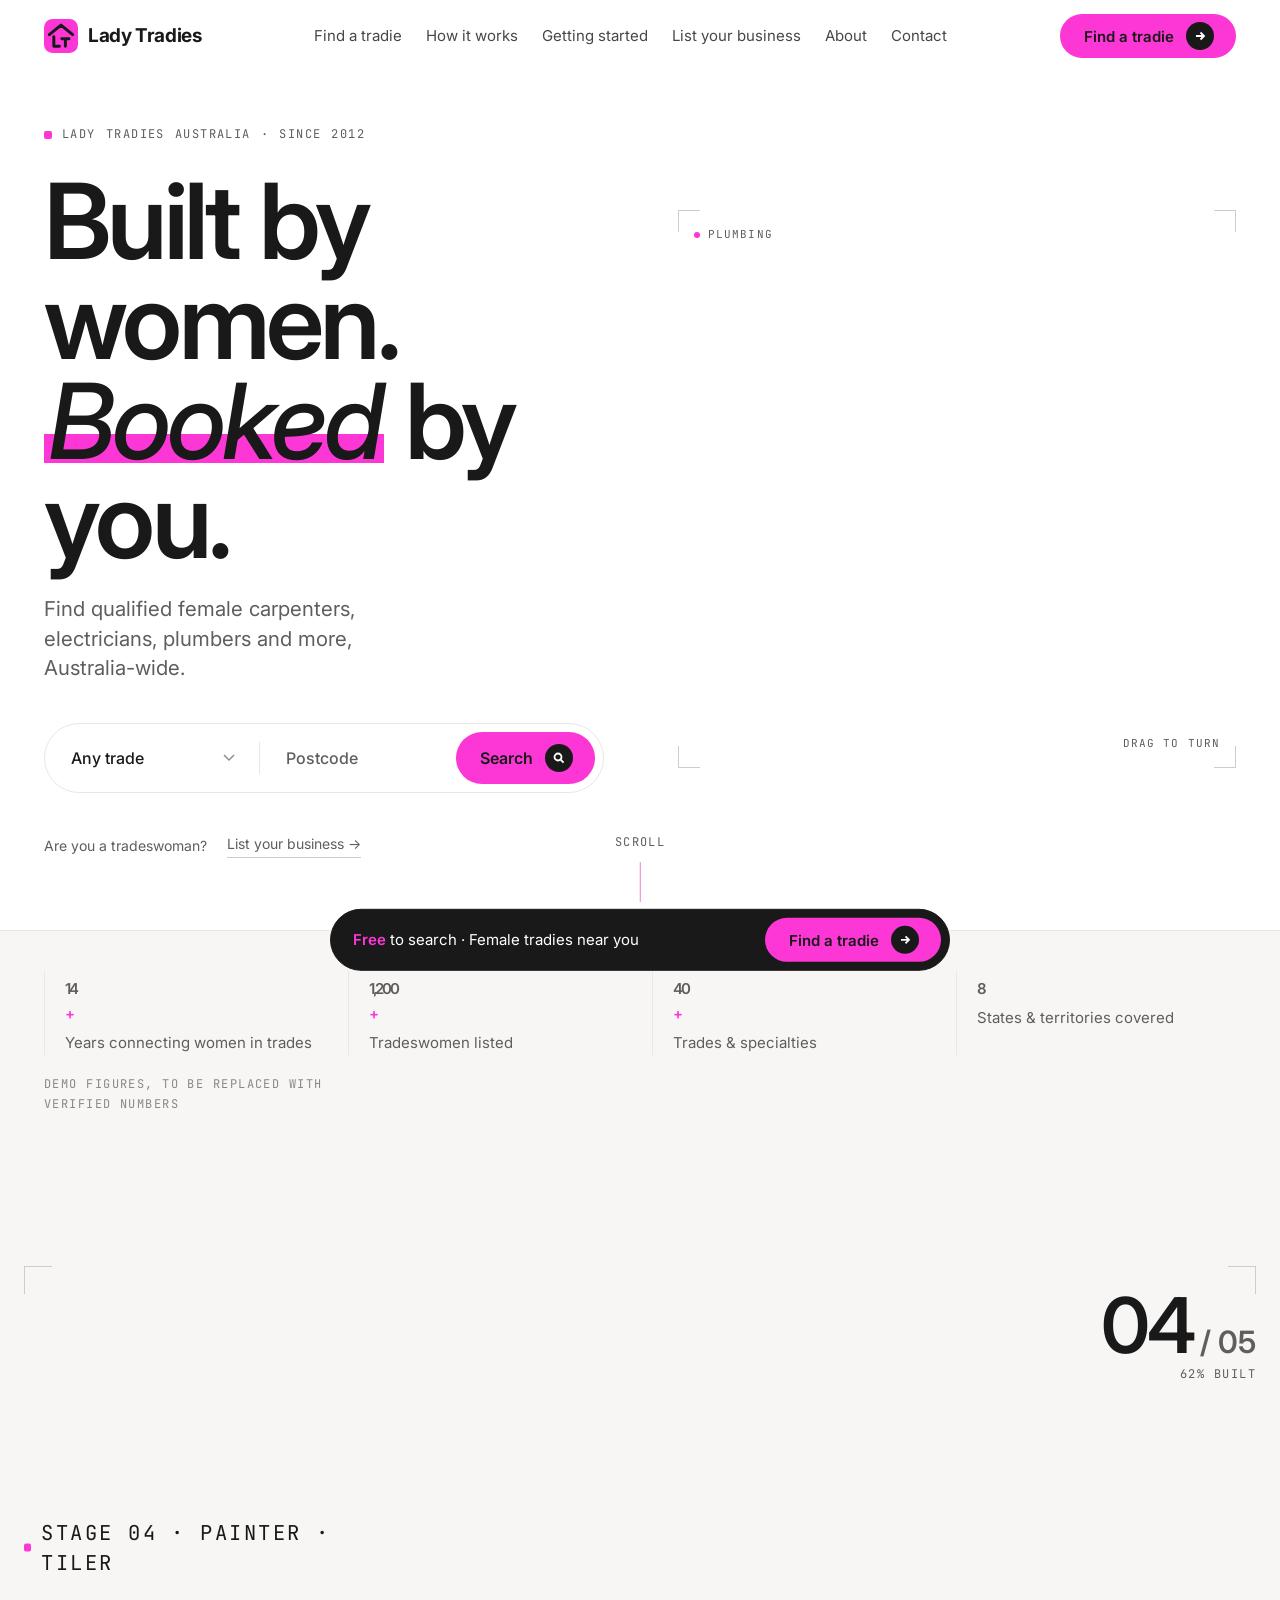
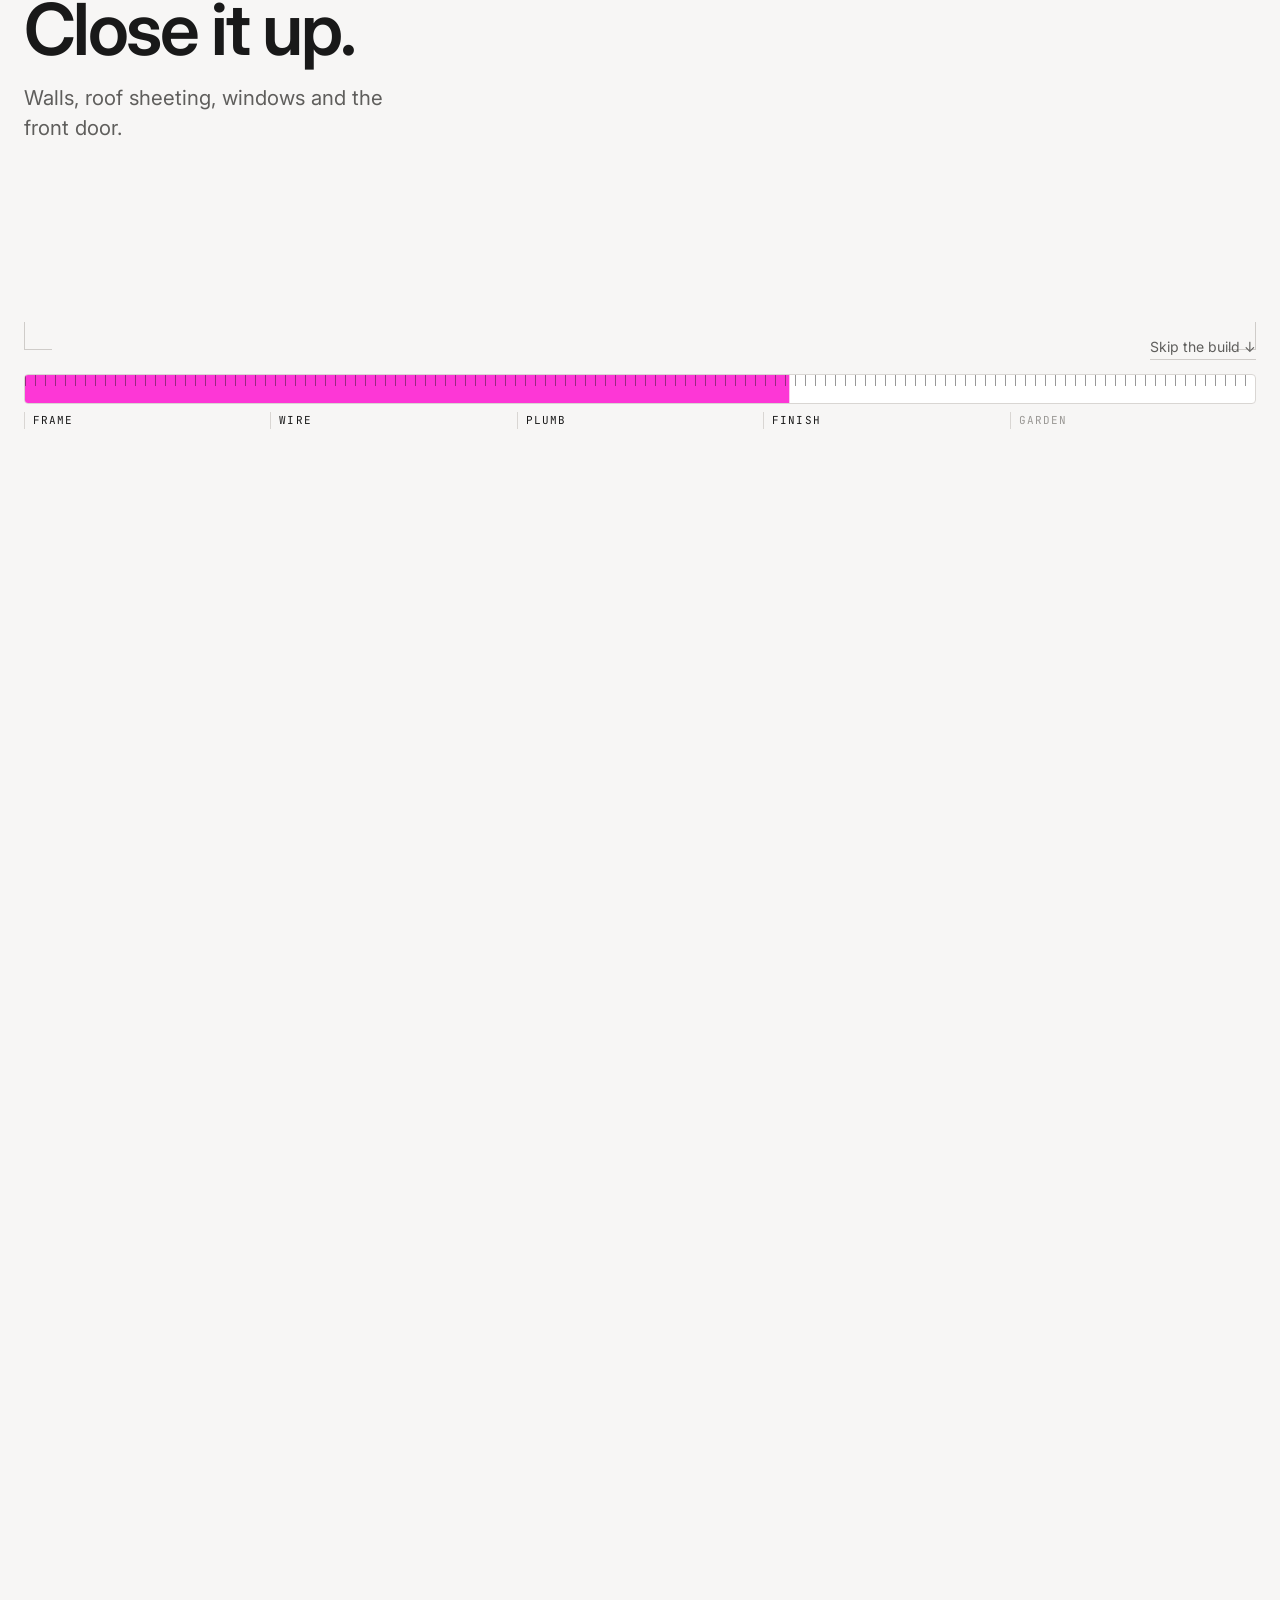
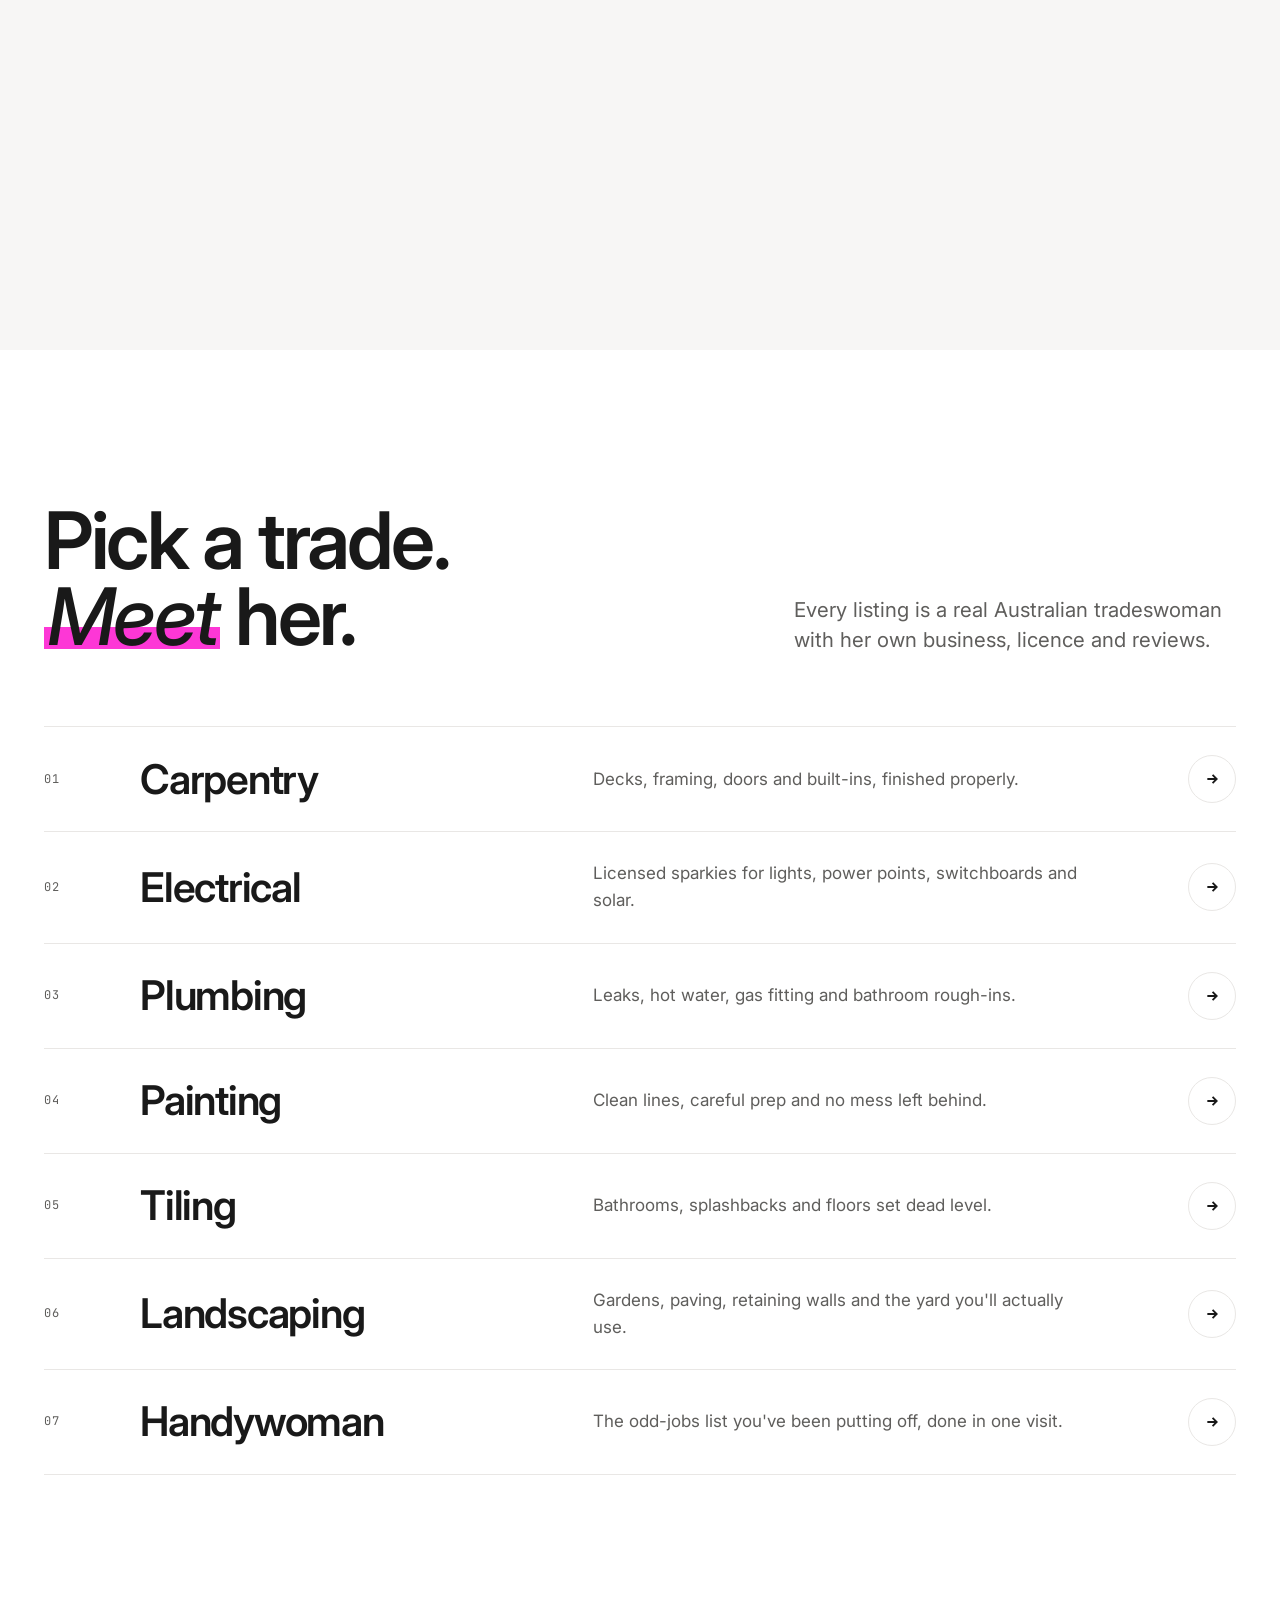
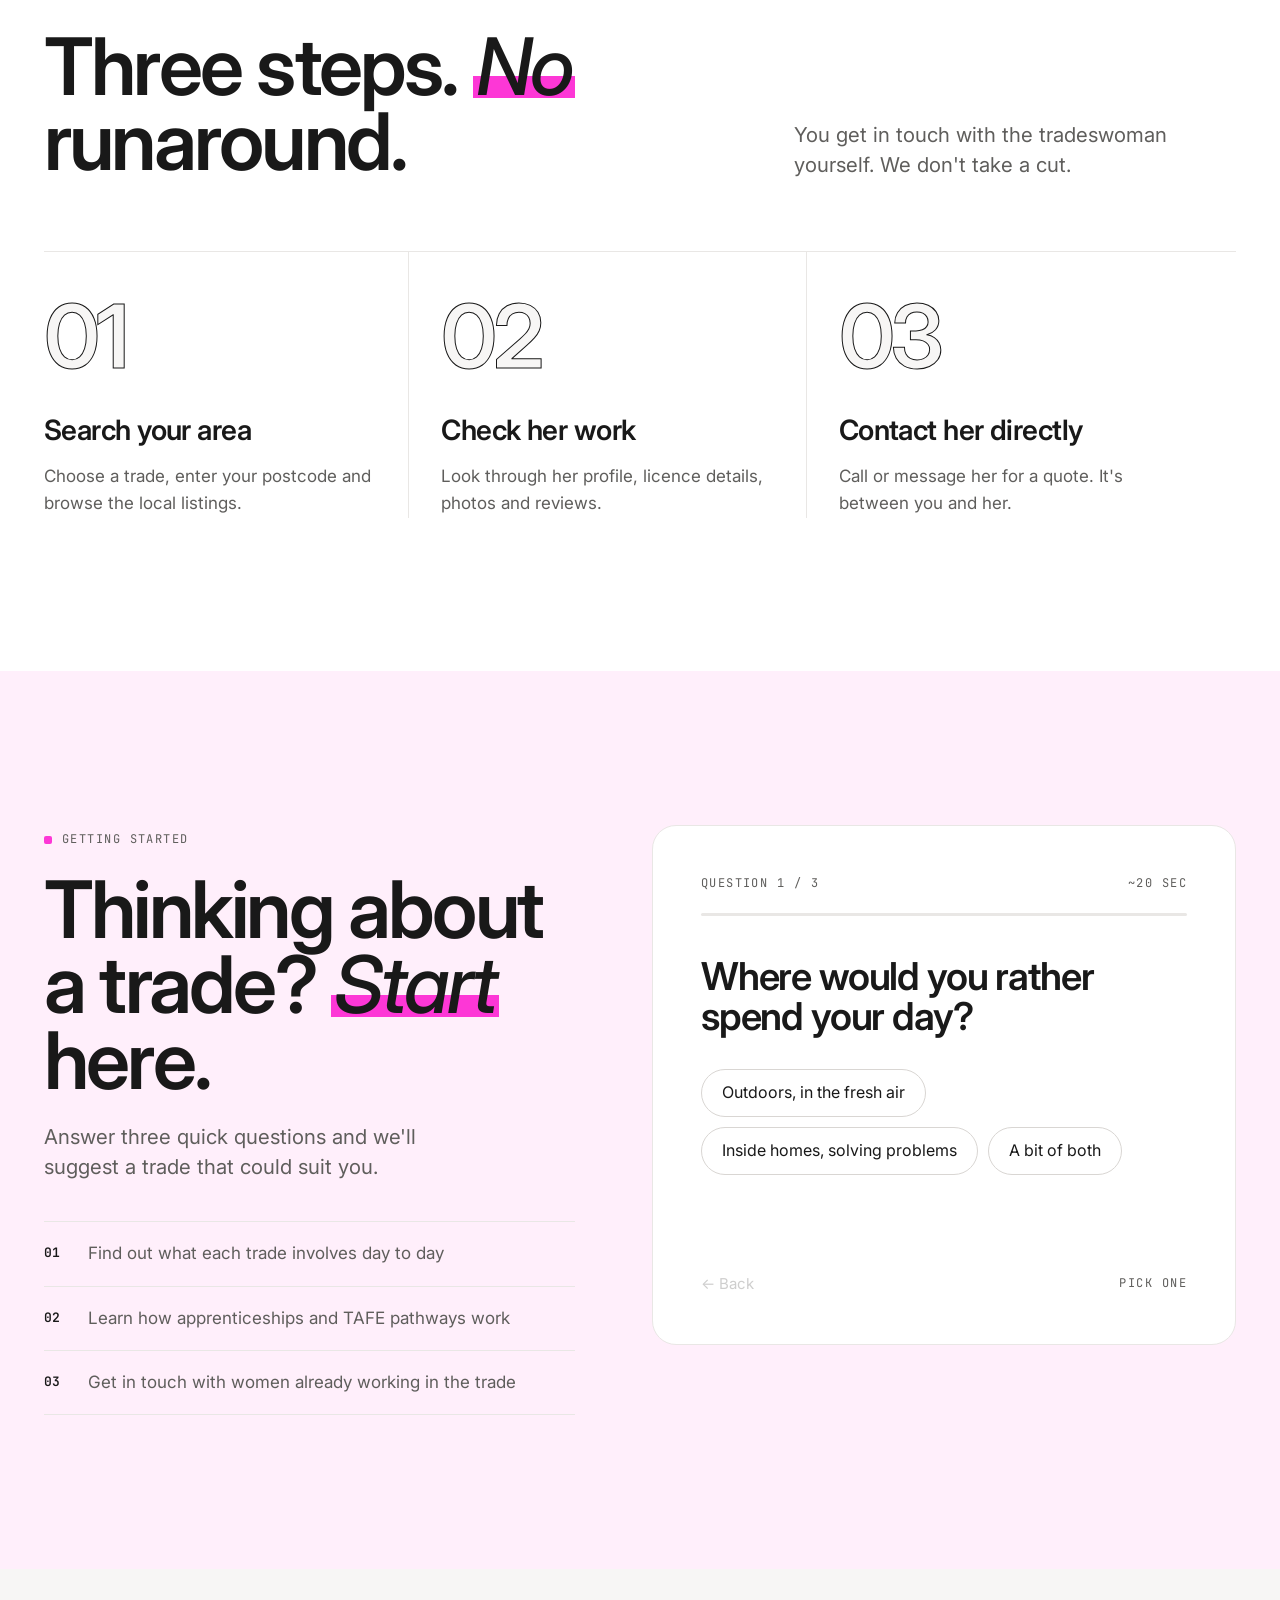
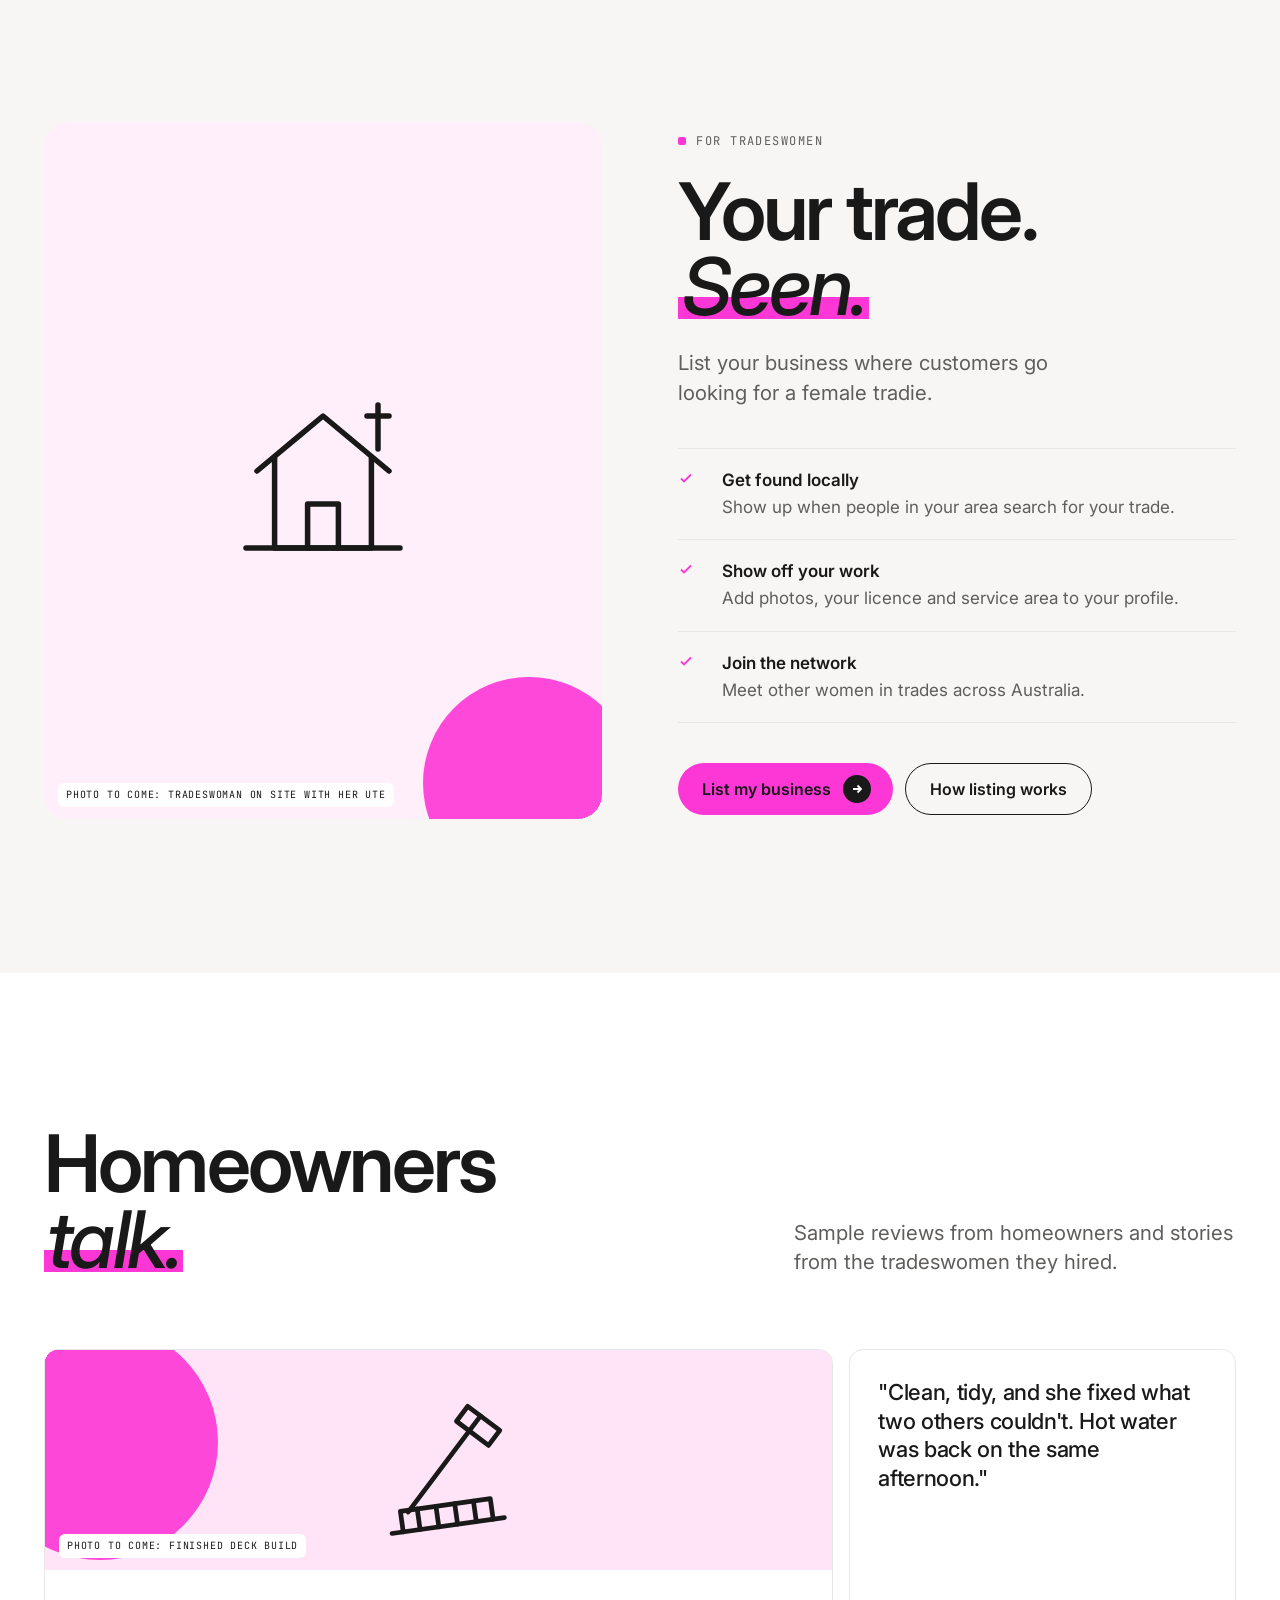
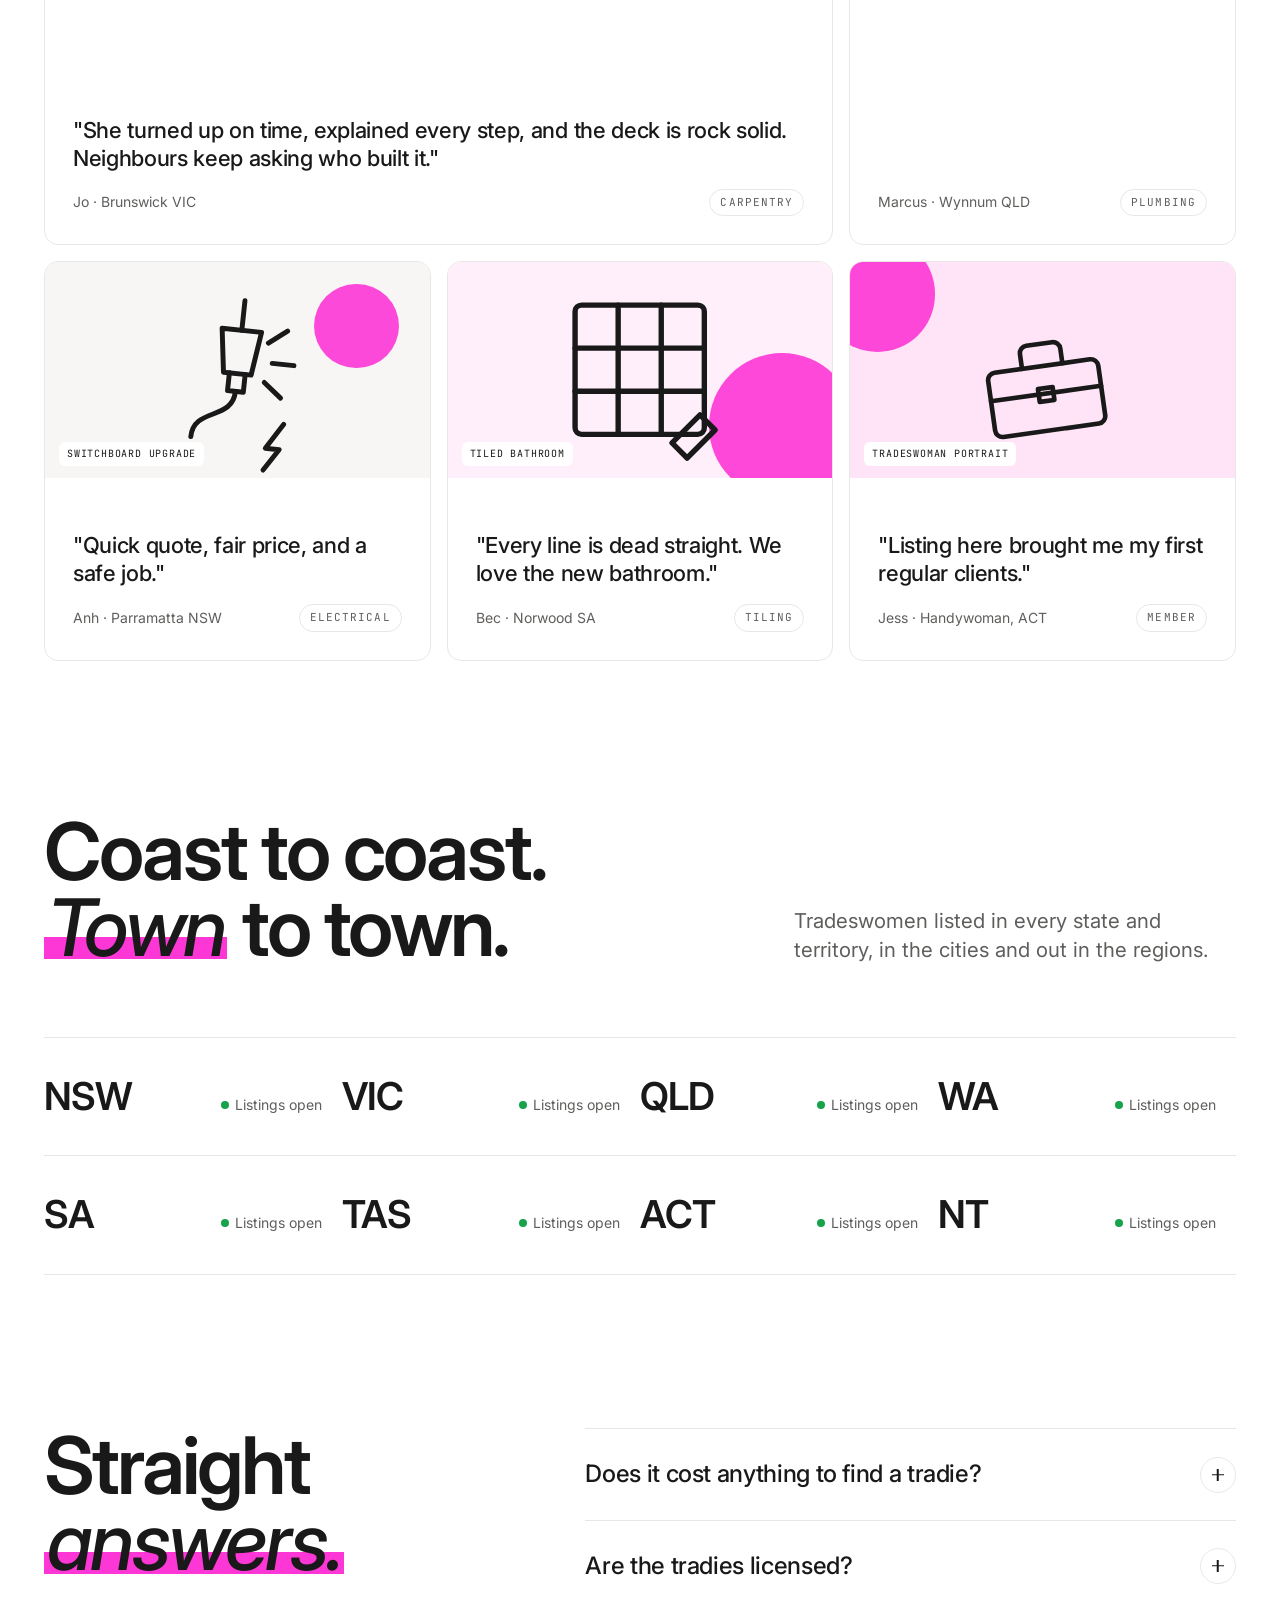
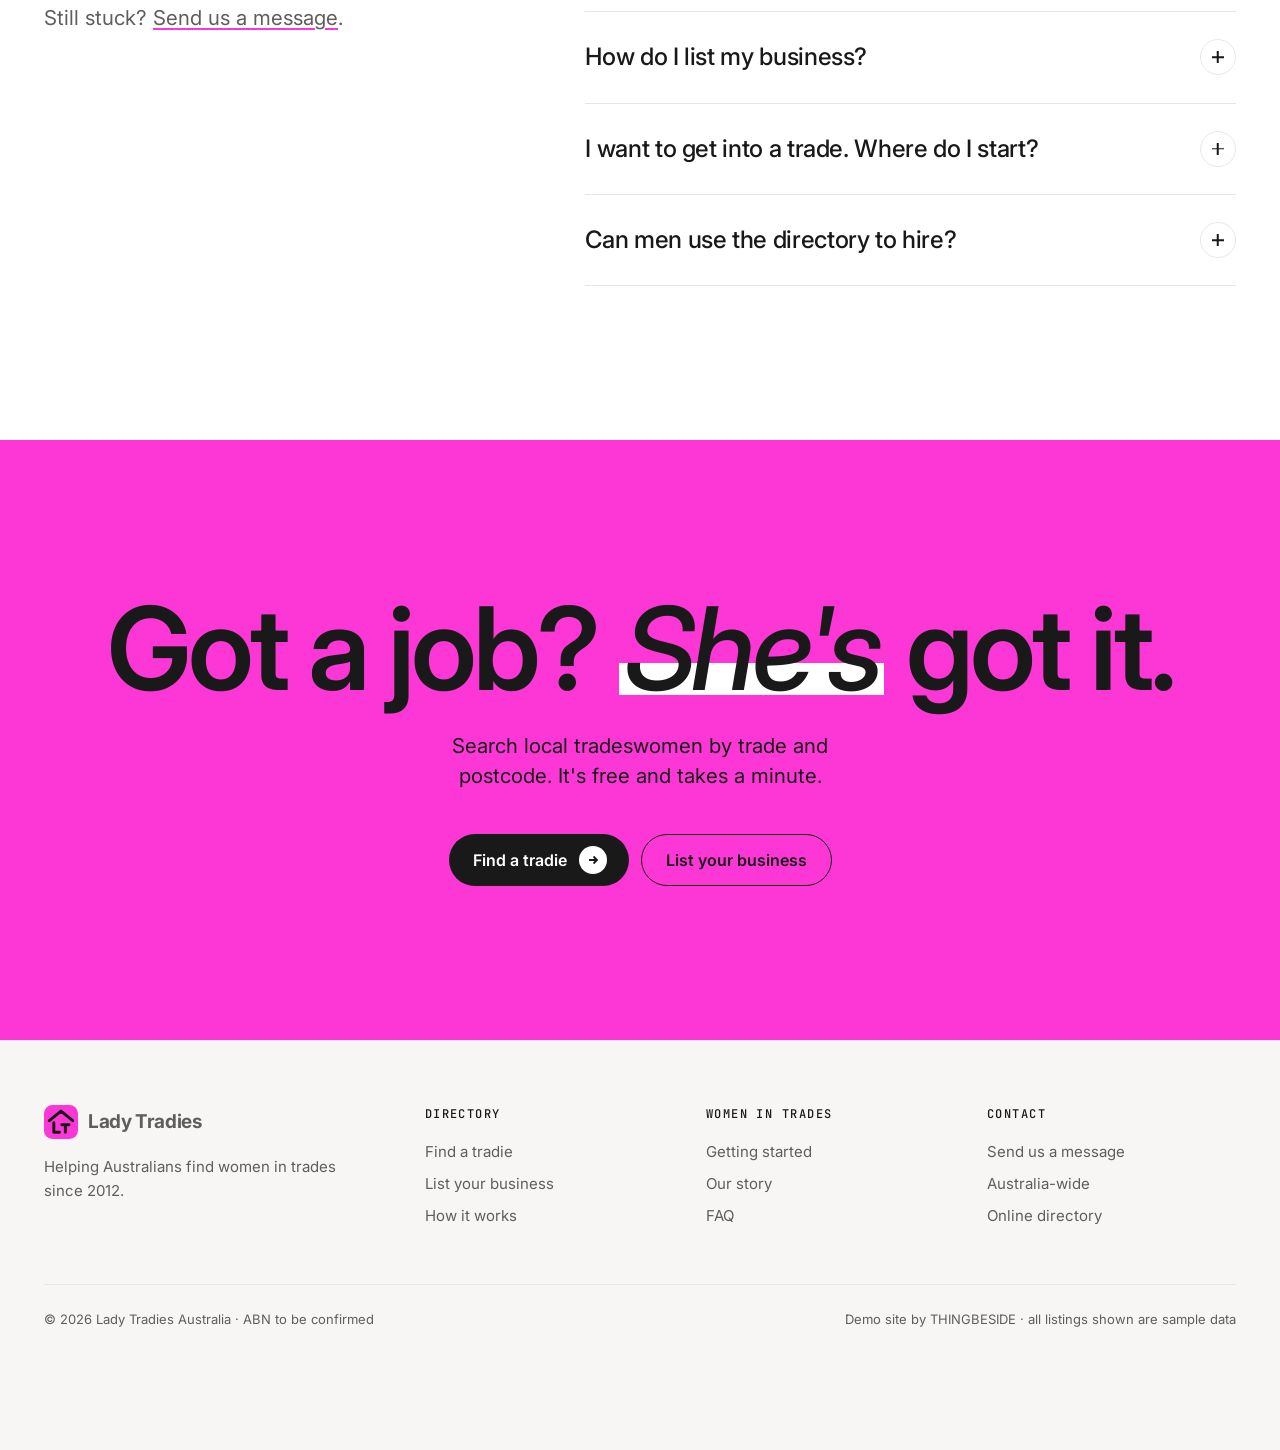
<file: lady-tradies/index.html>
<!doctype html>
<html lang="en-AU">
<head>
<meta charset="utf-8">
<meta name="viewport" content="width=device-width, initial-scale=1">
<title>Lady Tradies Australia — Find a Female Tradie Near You</title>
<meta name="theme-color" content="#FFFFFF">
<link rel="icon" href="logo/favicon.svg" type="image/svg+xml">
<meta name="description" content="Australia's directory of qualified female carpenters, electricians, plumbers, painters and more. Find a tradeswoman near you, or list your trade business.">
<link rel="preconnect" href="https://fonts.googleapis.com">
<link rel="preconnect" href="https://fonts.gstatic.com" crossorigin>
<link href="https://api.fontshare.com/v2/css?f[]=switzer@400,500,600,700&display=swap" rel="stylesheet">
<link href="https://fonts.googleapis.com/css2?family=Inter:wght@400;500;600&family=JetBrains+Mono:wght@400;500&display=swap" rel="stylesheet">
<script type="application/ld+json">
{
  "@context": "https://schema.org",
  "@type": "Organization",
  "name": "Lady Tradies Australia",
  "logo": "https://www.ladytradiests.com.au/logo/logomark.svg",
  "url": "https://www.ladytradiests.com.au/",
  "foundingDate": "2012",
  "areaServed": "AU",
  "sameAs": []
}
</script>
<link rel="stylesheet" href="assets/site.css">
<script>document.documentElement.classList.add('js')</script>
</head>
<body data-page="home">

<div id="site-header"></div>

<main id="top">

<!-- ============ HERO ============ -->
<section class="hero dark" aria-labelledby="h1">
  <div class="wrap">
    <div>
      <p class="eyebrow mono blur-in" data-split>Lady Tradies Australia · Since 2012</p>
      <h1 id="h1" class="h1 blur-in" data-split style="margin-top:24px">Built by women. <em class="hi">Booked</em> by you.</h1>
      <p class="sub blur-in" data-split style="--d:300ms">Find qualified female carpenters, electricians, plumbers and more, Australia-wide.</p>

      <form class="finder reveal" style="--d:600ms" id="finder" action="directory.html" method="get" novalidate>
        <label class="sr" for="f-trade" hidden>Trade</label>
        <select id="f-trade" name="trade" aria-label="Trade">
          <option value="">Any trade</option>
          <option>Carpenter</option><option>Electrician</option><option>Plumber</option>
          <option>Painter</option><option>Tiler</option><option>Landscaper</option>
          <option>Builder</option><option>Handywoman</option>
        </select>
        <span class="sep" aria-hidden="true"></span>
        <input id="f-pc" name="postcode" inputmode="numeric" maxlength="4" placeholder="Postcode" aria-label="Postcode" aria-describedby="f-msg" autocomplete="postal-code">
        <button class="btn btn-accent" type="submit">
          <span class="lbl"><span>Search</span><span>Search</span></span>
          <span class="arr" aria-hidden="true"><svg width="12" height="12" viewBox="0 0 12 12" fill="none" stroke="currentColor" stroke-width="1.8"><circle cx="5" cy="5" r="3.5"/><path d="m7.6 7.6 3 3"/></svg></span>
        </button>
      </form>
      <p class="finder-msg" id="f-msg" role="status" aria-live="polite"></p>
      <div class="hero-meta reveal" style="--d:750ms">
        <span>Are you a tradeswoman?</span>
        <a href="join.html">List your business →</a>
      </div>
    </div>

    <div class="hero-canvas-wrap reveal" style="--d:200ms">
      <canvas id="hero3d" aria-label="Animated 3D wireframe house being built trade by trade" role="img"></canvas>
      <span class="bracket tl"></span><span class="bracket tr"></span><span class="bracket bl"></span><span class="bracket br"></span>
      <span class="hero-tag" style="left:16px;top:16px"><i></i><span id="hero-tag">Framing</span></span>
      <span class="hero-tag" style="right:16px;bottom:16px">Drag to turn</span>
    </div>
  </div>
  <div class="scroll-cue mono" aria-hidden="true">Scroll<i></i></div>
</section>

<!-- ============ TRUST ============ -->
<section class="trust dark tint" aria-label="Lady Tradies in numbers">
  <div class="wrap">
    <div class="stat reveal"><b><span data-count="14">14</span><span class="u">+</span></b><span>Years connecting women in trades</span></div>
    <div class="stat reveal" style="--d:80ms"><b><span data-count="1200">1,200</span><span class="u">+</span></b><span>Tradeswomen listed</span></div>
    <div class="stat reveal" style="--d:160ms"><b><span data-count="40">40</span><span class="u">+</span></b><span>Trades &amp; specialties</span></div>
    <div class="stat reveal" style="--d:240ms"><b><span data-count="8">8</span></b><span>States &amp; territories covered</span></div>
  </div>
  <div class="wrap"><p class="mono ph-note">Demo figures, to be replaced with verified numbers</p></div>
</section>

<!-- ============ SIGNATURE: BUILD STORY ============ -->
<section class="story dark tint" id="story" aria-label="One house, every trade — scroll story">
  <div class="story-stage">
    <canvas id="story3d" aria-hidden="true"></canvas>
    <div class="story-hud">
      <div class="hud-frame" aria-hidden="true"><span class="bracket tl"></span><span class="bracket tr"></span><span class="bracket bl"></span><span class="bracket br"></span></div>

      <div class="hud-intro" id="hud-intro">
        <div class="inner">
          <p class="eyebrow mono">One house · Five tradeswomen</p>
          <h2 class="h2" style="margin-top:20px">Every trade. <em class="hi">Her</em> hands.</h2>
          <p class="sub">Watch a home go up, from the first stud to the front garden.</p>
          <button class="btn btn-accent" id="watch">
            <span class="arr" aria-hidden="true" style="margin-left:-12px"><svg width="10" height="12" viewBox="0 0 10 12" fill="currentColor"><path d="M0 0l10 6-10 6z"/></svg></span>
            <span class="lbl"><span>Watch it go up</span><span>Watch it go up</span></span>
          </button>
          <small class="mono">or scroll</small>
        </div>
      </div>

      <div class="hud-count mono" aria-hidden="true"><b><span id="hud-n">01</span><small> / 05</small></b><span id="hud-pct">0% built</span></div>

      <div class="hud-copy" aria-live="polite">
        <div class="swap" id="hud-swap">
          <p class="mono stage-eye" id="hud-eye">Stage 01 · Carpenter</p>
          <h3 class="h2" id="hud-title">Frame it up.</h3>
          <p id="hud-sub">Plates, studs and rafters, measured twice and cut once.</p>
        </div>
      </div>

      <a href="#trades" class="skip">Skip the build ↓</a>

      <div class="tape" aria-hidden="true">
        <div class="tape-body"><div class="tape-fill" id="tape-fill"></div><div class="tape-ticks"></div></div>
        <div class="tape-labels" id="tape-labels"><span>Frame</span><span>Wire</span><span>Plumb</span><span>Finish</span><span>Garden</span></div>
      </div>
    </div>
  </div>
</section>

<!-- ============ TRADES ============ -->
<section class="light sec" id="trades" aria-labelledby="trades-h">
  <div class="wrap">
    <div class="sec-head">
      <h2 id="trades-h" class="h2 blur-in" data-split>Pick a trade. <em class="hi">Meet</em> her.</h2>
      <p class="sub reveal">Every listing is a real Australian tradeswoman with her own business, licence and reviews.</p>
    </div>
    <div class="trades" id="trade-list">
      <a href="directory.html?trade=Carpenter" class="trade-row reveal js-trade" data-trade="Carpenter" data-img="Carpenter framing a wall"><span class="num mono">01</span><h3>Carpentry</h3><p>Decks, framing, doors and built-ins, finished properly.</p><span class="go" aria-hidden="true"><svg width="14" height="14" viewBox="0 0 12 12" fill="none" stroke="currentColor" stroke-width="1.6"><path d="M2 6h8M6.5 2.5 10 6l-3.5 3.5"/></svg></span></a>
      <a href="directory.html?trade=Electrician" class="trade-row reveal js-trade" data-trade="Electrician" data-img="Electrician at a switchboard"><span class="num mono">02</span><h3>Electrical</h3><p>Licensed sparkies for lights, power points, switchboards and solar.</p><span class="go" aria-hidden="true"><svg width="14" height="14" viewBox="0 0 12 12" fill="none" stroke="currentColor" stroke-width="1.6"><path d="M2 6h8M6.5 2.5 10 6l-3.5 3.5"/></svg></span></a>
      <a href="directory.html?trade=Plumber" class="trade-row reveal js-trade" data-trade="Plumber" data-img="Plumber under a kitchen sink"><span class="num mono">03</span><h3>Plumbing</h3><p>Leaks, hot water, gas fitting and bathroom rough-ins.</p><span class="go" aria-hidden="true"><svg width="14" height="14" viewBox="0 0 12 12" fill="none" stroke="currentColor" stroke-width="1.6"><path d="M2 6h8M6.5 2.5 10 6l-3.5 3.5"/></svg></span></a>
      <a href="directory.html?trade=Painter" class="trade-row reveal js-trade" data-trade="Painter" data-img="Painter cutting in a ceiling line"><span class="num mono">04</span><h3>Painting</h3><p>Clean lines, careful prep and no mess left behind.</p><span class="go" aria-hidden="true"><svg width="14" height="14" viewBox="0 0 12 12" fill="none" stroke="currentColor" stroke-width="1.6"><path d="M2 6h8M6.5 2.5 10 6l-3.5 3.5"/></svg></span></a>
      <a href="directory.html?trade=Tiler" class="trade-row reveal js-trade" data-trade="Tiler" data-img="Tiler laying a bathroom floor"><span class="num mono">05</span><h3>Tiling</h3><p>Bathrooms, splashbacks and floors set dead level.</p><span class="go" aria-hidden="true"><svg width="14" height="14" viewBox="0 0 12 12" fill="none" stroke="currentColor" stroke-width="1.6"><path d="M2 6h8M6.5 2.5 10 6l-3.5 3.5"/></svg></span></a>
      <a href="directory.html?trade=Landscaper" class="trade-row reveal js-trade" data-trade="Landscaper" data-img="Landscaper planting a front garden"><span class="num mono">06</span><h3>Landscaping</h3><p>Gardens, paving, retaining walls and the yard you'll actually use.</p><span class="go" aria-hidden="true"><svg width="14" height="14" viewBox="0 0 12 12" fill="none" stroke="currentColor" stroke-width="1.6"><path d="M2 6h8M6.5 2.5 10 6l-3.5 3.5"/></svg></span></a>
      <a href="directory.html?trade=Handywoman" class="trade-row reveal js-trade" data-trade="Handywoman" data-img="Handywoman fixing a cabinet hinge"><span class="num mono">07</span><h3>Handywoman</h3><p>The odd-jobs list you've been putting off, done in one visit.</p><span class="go" aria-hidden="true"><svg width="14" height="14" viewBox="0 0 12 12" fill="none" stroke="currentColor" stroke-width="1.6"><path d="M2 6h8M6.5 2.5 10 6l-3.5 3.5"/></svg></span></a>
    </div>
  </div>
  <div class="cursor-img" id="cursor-img" aria-hidden="true"></div>
</section>

<!-- ============ HOW IT WORKS ============ -->
<section class="light sec" id="how" aria-labelledby="how-h" style="padding-top:0">
  <div class="wrap">
    <div class="sec-head">
      <h2 id="how-h" class="h2 blur-in" data-split>Three steps. <em class="hi">No</em> runaround.</h2>
      <p class="sub reveal">You get in touch with the tradeswoman yourself. We don't take a cut.</p>
    </div>
    <div class="steps">
      <div class="step reveal"><div class="n">01</div><h3>Search your area</h3><p>Choose a trade, enter your postcode and browse the local listings.</p></div>
      <div class="step reveal" style="--d:100ms"><div class="n">02</div><h3>Check her work</h3><p>Look through her profile, licence details, photos and reviews.</p></div>
      <div class="step reveal" style="--d:200ms"><div class="n">03</div><h3>Contact her directly</h3><p>Call or message her for a quote. It's between you and her.</p></div>
    </div>
  </div>
</section>

<!-- ============ GETTING STARTED QUIZ ============ -->
<section class="light sec" id="start" aria-labelledby="start-h" style="background:var(--pink-soft)">
  <div class="wrap quiz">
    <div class="quiz-aside">
      <p class="eyebrow mono">Getting started</p>
      <h2 id="start-h" class="h2 blur-in" data-split style="margin-top:20px">Thinking about a trade? <em class="hi">Start</em> here.</h2>
      <p class="sub reveal">Answer three quick questions and we'll suggest a trade that could suit you.</p>
      <ul class="reveal">
        <li><b>01</b>Find out what each trade involves day to day</li>
        <li><b>02</b>Learn how apprenticeships and TAFE pathways work</li>
        <li><b>03</b>Get in touch with women already working in the trade</li>
      </ul>
    </div>

    <div class="quiz-card dark reveal" id="quiz">
      <div class="quiz-top mono"><span id="q-step">Question 1 / 3</span><span>~20 sec</span></div>
      <div class="quiz-bar"><i id="q-bar"></i></div>
      <div class="quiz-body" id="q-body"></div>
      <div class="quiz-foot">
        <button class="back" id="q-back" disabled>← Back</button>
        <span class="mono" style="color:var(--muted)" id="q-hint">Pick one</span>
      </div>
    </div>
  </div>
</section>

<!-- ============ JOIN ============ -->
<section class="dark sec tint" id="join" aria-labelledby="join-h">
  <div class="wrap join">
    <div class="join-img reveal" data-ill="Builder|Photo to come: tradeswoman on site with her ute"></div>
    <div>
      <p class="eyebrow mono">For tradeswomen</p>
      <h2 id="join-h" class="h2 blur-in" data-split style="margin-top:20px">Your trade. <em class="hi">Seen.</em></h2>
      <p class="sub reveal">List your business where customers go looking for a female tradie.</p>
      <ul class="perks reveal">
        <li><svg width="16" height="16" viewBox="0 0 16 16" fill="none" stroke="currentColor" stroke-width="1.8"><path d="m3 8.5 3 3 7-7"/></svg><div><b>Get found locally</b>Show up when people in your area search for your trade.</div></li>
        <li><svg width="16" height="16" viewBox="0 0 16 16" fill="none" stroke="currentColor" stroke-width="1.8"><path d="m3 8.5 3 3 7-7"/></svg><div><b>Show off your work</b>Add photos, your licence and service area to your profile.</div></li>
        <li><svg width="16" height="16" viewBox="0 0 16 16" fill="none" stroke="currentColor" stroke-width="1.8"><path d="m3 8.5 3 3 7-7"/></svg><div><b>Join the network</b>Meet other women in trades across Australia.</div></li>
      </ul>
      <div class="join-ctas">
        <a href="join.html" class="btn btn-accent"><span class="lbl"><span>List my business</span><span>List my business</span></span><span class="arr" aria-hidden="true"><svg width="12" height="12" viewBox="0 0 12 12" fill="none" stroke="currentColor" stroke-width="1.8"><path d="M2 6h8M6.5 2.5 10 6l-3.5 3.5"/></svg></span></a>
        <a href="#faq" class="btn btn-ghost"><span class="lbl"><span>How listing works</span><span>How listing works</span></span></a>
      </div>
    </div>
  </div>
</section>

<!-- ============ STORIES ============ -->
<section class="light sec" id="stories" aria-labelledby="stories-h">
  <div class="wrap">
    <div class="sec-head">
      <h2 id="stories-h" class="h2 blur-in" data-split>Homeowners <em class="hi">talk.</em></h2>
      <p class="sub reveal">Sample reviews from homeowners and stories from the tradeswomen they hired.</p>
    </div>
    <div class="bento">
      <article class="card c-a reveal"><div class="media"><div data-ill="Carpenter|Photo to come: finished deck build"></div></div><div class="body"><blockquote>"She turned up on time, explained every step, and the deck is rock solid. Neighbours keep asking who built it."</blockquote><div class="who"><span>Jo · Brunswick VIC</span><span class="tag">Carpentry</span></div></div></article>
      <article class="card c-b reveal" style="--d:80ms"><div class="body"><blockquote>"Clean, tidy, and she fixed what two others couldn't. Hot water was back on the same afternoon."</blockquote><div class="who"><span>Marcus · Wynnum QLD</span><span class="tag">Plumbing</span></div></div></article>
      <article class="card c-c reveal"><div class="media"><div data-ill="Electrician|Switchboard upgrade"></div></div><div class="body"><blockquote>"Quick quote, fair price, and a safe job."</blockquote><div class="who"><span>Anh · Parramatta NSW</span><span class="tag">Electrical</span></div></div></article>
      <article class="card c-d reveal" style="--d:80ms"><div class="media"><div data-ill="Tiler|Tiled bathroom"></div></div><div class="body"><blockquote>"Every line is dead straight. We love the new bathroom."</blockquote><div class="who"><span>Bec · Norwood SA</span><span class="tag">Tiling</span></div></div></article>
      <article class="card c-e reveal" style="--d:160ms"><div class="media"><div data-ill="Handywoman|Tradeswoman portrait"></div></div><div class="body"><blockquote>"Listing here brought me my first regular clients."</blockquote><div class="who"><span>Jess · Handywoman, ACT</span><span class="tag">Member</span></div></div></article>
    </div>
  </div>
</section>

<!-- ============ STATES ============ -->
<section class="light sec" aria-labelledby="states-h" style="padding-top:0">
  <div class="wrap">
    <div class="sec-head">
      <h2 id="states-h" class="h2 blur-in" data-split>Coast to coast. <em class="hi">Town</em> to town.</h2>
      <p class="sub reveal">Tradeswomen listed in every state and territory, in the cities and out in the regions.</p>
    </div>
    <div class="states reveal">
      <div class="state"><b>NSW</b><span><i class="dot"></i>Listings open</span></div>
      <div class="state"><b>VIC</b><span><i class="dot"></i>Listings open</span></div>
      <div class="state"><b>QLD</b><span><i class="dot"></i>Listings open</span></div>
      <div class="state"><b>WA</b><span><i class="dot"></i>Listings open</span></div>
      <div class="state"><b>SA</b><span><i class="dot"></i>Listings open</span></div>
      <div class="state"><b>TAS</b><span><i class="dot"></i>Listings open</span></div>
      <div class="state"><b>ACT</b><span><i class="dot"></i>Listings open</span></div>
      <div class="state"><b>NT</b><span><i class="dot"></i>Listings open</span></div>
    </div>
  </div>
</section>

<!-- ============ FAQ ============ -->
<section class="light sec" id="faq" aria-labelledby="faq-h" style="padding-top:0">
  <div class="wrap faq">
    <div>
      <h2 id="faq-h" class="h2 blur-in" data-split>Straight <em class="hi">answers.</em></h2>
      <p class="sub reveal">Still stuck? <a href="contact.html" class="ul">Send us a message</a>.</p>
    </div>
    <div class="qa reveal">
      <details><summary>Does it cost anything to find a tradie?<i aria-hidden="true"></i></summary><div class="ans"><div><p>No. Searching the directory is free. You contact the tradeswoman yourself, and the price of the job is agreed between the two of you.</p></div></div></details>
      <details><summary>Are the tradies licensed?<i aria-hidden="true"></i></summary><div class="ans"><div><p>Listings show the licence details each tradeswoman provides. For licensed work like electrical, plumbing and gas, always check her licence number with your state's licensing body before work starts.</p></div></div></details>
      <details><summary>How do I list my business?<i aria-hidden="true"></i></summary><div class="ans"><div><p>Click "List my business", fill in your trade, service area and contact details, and add a few photos of your work. It takes about five minutes.</p></div></div></details>
      <details><summary>I want to get into a trade. Where do I start?<i aria-hidden="true"></i></summary><div class="ans"><div><p>Try the Getting Started quiz above, then read up on apprenticeships and pre-apprenticeship courses through TAFE in your state. Talking to a woman already in the trade helps too.</p></div></div></details>
      <details><summary>Can men use the directory to hire?<i aria-hidden="true"></i></summary><div class="ans"><div><p>Of course. Anyone can search and hire. Every tradie listed in the directory is a woman.</p></div></div></details>
    </div>
  </div>
</section>

<!-- ============ FINAL CTA ============ -->
<section class="dark sec final" aria-labelledby="final-h">
  <div class="wrap">
    <h2 id="final-h" class="h2 blur-in" data-split>Got a job? <em class="hi">She's</em> got it.</h2>
    <p class="sub reveal">Search local tradeswomen by trade and postcode. It's free and takes a minute.</p>
    <div class="ctas reveal">
      <a href="#top" class="btn btn-accent js-focus-finder"><span class="lbl"><span>Find a tradie</span><span>Find a tradie</span></span><span class="arr" aria-hidden="true"><svg width="12" height="12" viewBox="0 0 12 12" fill="none" stroke="currentColor" stroke-width="1.8"><path d="M2 6h8M6.5 2.5 10 6l-3.5 3.5"/></svg></span></a>
      <a href="join.html" class="btn btn-ghost"><span class="lbl"><span>List your business</span><span>List your business</span></span></a>
    </div>
  </div>
</section>
</main>

<div id="site-footer"></div>

<div class="bar" id="bar" role="region" aria-label="Quick search">
  <p><b>Free</b> to search · Female tradies near you</p>
  <a href="#top" class="btn btn-accent js-focus-finder"><span class="lbl"><span>Find a tradie</span><span>Find a tradie</span></span><span class="arr" aria-hidden="true"><svg width="12" height="12" viewBox="0 0 12 12" fill="none" stroke="currentColor" stroke-width="1.8"><path d="M2 6h8M6.5 2.5 10 6l-3.5 3.5"/></svg></span></a>
</div>

<script src="assets/site.js"></script>
<script>
(() => {
const { RM, $, $$, clamp, ease, illus, go } = window.LT;

/* ---------- Sticky offer bar (hidden over the hero, the build story and the footer) ---------- */
const bar = $('#bar'), heroEl = $('.hero'), story = $('#story');
function onScroll() {
  const y = scrollY;
  const pastHero = y > heroEl.offsetHeight * .8;
  const nearEnd = innerHeight + y > document.body.scrollHeight - 500;
  const sr = story.getBoundingClientRect(), inStory = sr.top < innerHeight * .5 && sr.bottom > innerHeight * .5;
  bar.classList.toggle('on', pastHero && !nearEnd && !inStory);
}
addEventListener('scroll', onScroll, { passive: true }); onScroll();

/* ---------- Finder ---------- */
const finder = $('#finder'), pc = $('#f-pc'), msg = $('#f-msg'), ftrade = $('#f-trade');
pc.addEventListener('input', () => { pc.value = pc.value.replace(/\D/g, '').slice(0, 4); pc.removeAttribute('aria-invalid'); msg.textContent = ''; msg.className = 'finder-msg'; });
finder.addEventListener('submit', e => {
  e.preventDefault();
  if (!/^\d{4}$/.test(pc.value)) {
    pc.setAttribute('aria-invalid', 'true'); msg.className = 'finder-msg err';
    msg.textContent = 'Please enter a 4-digit Australian postcode.'; pc.focus(); return;
  }
  go('directory.html?' + new URLSearchParams({ trade: ftrade.value, postcode: pc.value }));
});
$$('.js-focus-finder').forEach(a => a.addEventListener('click', e => {
  e.preventDefault(); scrollTo({ top: 0, behavior: RM ? 'auto' : 'smooth' });
  setTimeout(() => pc.focus({ preventScroll: true }), RM ? 0 : 600);
}));
/* ---------- Cursor-follow trade previews ---------- */
const cimg = $('#cursor-img');
let cx = 0, cy = 0, tx = 0, ty = 0, cOn = false;
$$('.js-trade').forEach(r => {
  r.addEventListener('mouseenter', () => { cimg.innerHTML = illus(r.dataset.trade, 0, r.dataset.img); cimg.classList.add('on'); cOn = true; });
  r.addEventListener('mouseleave', () => { cimg.classList.remove('on'); cOn = false; });
});
addEventListener('mousemove', e => { tx = e.clientX + 170; ty = e.clientY; }, { passive: true });
(function follow() { cx += (tx - cx) * .14; cy += (ty - cy) * .14; if (cOn || cimg.classList.contains('on')) cimg.style.left = cx + 'px', cimg.style.top = cy + 'px'; requestAnimationFrame(follow); })();

/* =====================================================================
   3D WIREFRAME HOUSE — tiny vanilla renderer (no libraries)
   Five build stages: 0 frame, 1 electrical, 2 plumbing, 3 finish, 4 landscape
   ===================================================================== */
function buildModel() {
  const segs = [], faces = [];
  const S = (a, b, s, o) => segs.push({ a, b, s, o: o ?? 0 });
  const W = 4, D = 3, H = 3, R = 5.2;
  // ---- 0. FRAME
  const f = [];
  const rect = (y) => [[-W,y,-D],[W,y,-D],[W,y,D],[-W,y,D]];
  const loop = (pts, arr) => pts.forEach((p, i) => arr.push([p, pts[(i + 1) % pts.length]]));
  loop(rect(0), f);
  for (let x = -W; x <= W + .001; x += 0.8) {
    const doorGap = Math.abs(x) < 0.7;
    if (!doorGap) f.push([[x,0,D],[x,H,D]]);
    f.push([[x,0,-D],[x,H,-D]]);
  }
  for (let z = -D + .75; z < D; z += 0.75) { f.push([[-W,0,z],[-W,H,z]]); f.push([[W,0,z],[W,H,z]]); }
  f.push([[-W,0,D],[-W,H,D]],[[W,0,D],[W,H,D]],[[-W,0,-D],[-W,H,-D]],[[W,0,-D],[W,H,-D]]);
  f.push([[-.7,0,D],[-.7,2.2,D]],[[.7,0,D],[.7,2.2,D]],[[-.7,2.2,D],[.7,2.2,D]]);       // door
  f.push([[-3.2,1.1,D],[-1.6,1.1,D]],[[-3.2,2.2,D],[-1.6,2.2,D]],[[1.6,1.1,D],[3.2,1.1,D]],[[1.6,2.2,D],[3.2,2.2,D]]); // window sills/heads
  loop(rect(H), f);
  for (let x = -W; x <= W + .001; x += 0.8) { f.push([[x,H,-D],[x,R,0]]); f.push([[x,H,D],[x,R,0]]); }
  f.push([[-W,R,0],[W,R,0]]);
  f.sort((p, q) => Math.min(p[0][1], p[1][1]) - Math.min(q[0][1], q[1][1]) || p[0][0] - q[0][0]);
  f.forEach((p, i) => S(p[0], p[1], 0, i / f.length));

  // ---- 1. ELECTRICAL (sequential polyline)
  const e = [];
  const poly = (pts) => { for (let i = 0; i < pts.length - 1; i++) e.push([pts[i], pts[i + 1]]); };
  const sq = (x, y, z, axis, r = .14) => {
    if (axis === 'z') poly([[x-r,y-r,z],[x+r,y-r,z],[x+r,y+r,z],[x-r,y+r,z],[x-r,y-r,z]]);
    else poly([[x,y-r,z-r],[x,y-r,z+r],[x,y+r,z+r],[x,y+r,z-r],[x,y-r,z-r]]);
  };
  const ex = W - .02;
  poly([[ex,1.2,1.4],[ex,1.2,2.2],[ex,2.1,2.2],[ex,2.1,1.4],[ex,1.2,1.4]]); // switchboard
  poly([[ex,2.1,1.8],[ex,2.85,1.8],[2,2.85,1.8],[2,2.85,0],[-2,2.85,0],[-2,2.85,-1.8],[-3.4,2.85,-1.8]]);
  [[-2,0],[2,0]].forEach(([x,z]) => { const r=.3; for(let k=0;k<12;k++){const a=k/12*Math.PI*2,b=(k+1)/12*Math.PI*2; e.push([[x+Math.cos(a)*r,2.85,z+Math.sin(a)*r],[x+Math.cos(b)*r,2.85,z+Math.sin(b)*r]]);} });
  poly([[2,2.85,1.8],[2,2.85,-D+.02],[2,.5,-D+.02]]); sq(2,.4,-D+.02,'z');
  poly([[-2,2.85,-1.8],[-2,2.85,-D+.02],[-2,.5,-D+.02]]); sq(-2,.4,-D+.02,'z');
  poly([[-3.4,2.85,-1.8],[-W+.02,2.85,-1.8],[-W+.02,.5,-1.8]]); sq(-W+.02,.4,-1.8,'x');
  poly([[.9,2.85,1.8],[.9,2.85,D-.02],[.9,1.25,D-.02]]); sq(.9,1.15,D-.02,'z',.1); // light switch
  e.forEach((p, i) => S(p[0], p[1], 1, i / e.length));

  // ---- 2. PLUMBING
  const p = [];
  const pp = (pts) => { for (let i = 0; i < pts.length - 1; i++) p.push([pts[i], pts[i + 1]]); };
  pp([[-7,.02,2.2],[-W,.02,2.2],[-3.4,.02,2.2],[-3.4,.02,-2.4]]);
  // hot water cylinder
  const cyl = (x, z, r, y0, y1) => { [y0, (y0+y1)/2, y1].forEach(y => { for (let k = 0; k < 14; k++) { const a=k/14*Math.PI*2,b=(k+1)/14*Math.PI*2; p.push([[x+Math.cos(a)*r,y,z+Math.sin(a)*r],[x+Math.cos(b)*r,y,z+Math.sin(b)*r]]); } }); for (let k=0;k<4;k++){const a=k/4*Math.PI*2+.4; p.push([[x+Math.cos(a)*r,y0,z+Math.sin(a)*r],[x+Math.cos(a)*r,y1,z+Math.sin(a)*r]]);} };
  cyl(-3.4,-2.4,.42,0,1.7);
  pp([[-3.4,.02,-1.2],[-1.4,.02,-1.2],[-1.4,.02,-2.6],[-1.4,.95,-2.6]]);           // kitchen sink riser
  pp([[-1.8,.95,-2.6],[-1,.95,-2.6],[-1,.95,-2.1],[-1.8,.95,-2.1],[-1.8,.95,-2.6]]); // sink
  pp([[-1.4,.02,-1.2],[2.6,.02,-1.2],[2.6,.02,-2.6],[2.6,2.0,-2.6],[2.9,2.0,-2.4]]); // shower riser
  pp([[3.2,.02,-.6],[3.2,.5,-.6]]);                                                    // toilet
  pp([[2.6,-.08,-2.4],[3.2,-.08,-.6],[W,-.12,-.6],[7,-.3,-.6]]);                      // drain out
  p.forEach((q, i) => S(q[0], q[1], 2, i / p.length));

  // ---- 3. FINISH: wall/roof faces + roof sheeting + windows
  const wallF = [
    [[-W,0,D],[W,0,D],[W,H,D],[-W,H,D]],
    [[-W,0,-D],[W,0,-D],[W,H,-D],[-W,H,-D]],
    [[W,0,-D],[W,0,D],[W,H,D],[W,H,-D]],
    [[-W,0,-D],[-W,0,D],[-W,H,D],[-W,H,-D]],
    [[-W,H,D],[W,H,D],[W,R,0],[-W,R,0]],
    [[-W,H,-D],[W,H,-D],[W,R,0],[-W,R,0]],
    [[W,H,-D],[W,H,D],[W,R,0]],
    [[-W,H,-D],[-W,H,D],[-W,R,0]],
  ];
  wallF.forEach((pts, i) => faces.push({ pts, s: 3, o: i / wallF.length, roof: i >= 4 }));
  const fin = [];
  for (let t = 0; t <= 1.001; t += 0.125) {
    const y = H + (R - H) * t, z = D * (1 - t);
    fin.push([[-W - .15, y, z + .08],[W + .15, y, z + .08]]);
    fin.push([[-W - .15, y, -z - .08],[W + .15, y, -z - .08]]);
  }
  [[-3.2,-1.6],[1.6,3.2]].forEach(([a,b]) => { const z = D + .02; fin.push([[a,1.1,z],[b,1.1,z]],[[b,1.1,z],[b,2.2,z]],[[b,2.2,z],[a,2.2,z]],[[a,2.2,z],[a,1.1,z]],[[(a+b)/2,1.1,z],[(a+b)/2,2.2,z]]); });
  fin.push([[-.7,0,D+.02],[-.7,2.2,D+.02]],[[.7,0,D+.02],[.7,2.2,D+.02]],[[-.7,2.2,D+.02],[.7,2.2,D+.02]],[[.45,1.05,D+.02],[.45,1.15,D+.02]]);
  fin.forEach((q, i) => S(q[0], q[1], 3, .3 + .7 * i / fin.length));

  // ---- 4. LANDSCAPE
  const l = [];
  for (let x = -10; x <= 10; x += 1) l.push([[x,0,-8],[x,0,8]]);
  for (let z = -8; z <= 8; z += 1) l.push([[-10,0,z],[10,0,z]]);
  l.forEach(q => q.grid = true);
  const l2 = [];
  l2.push([[-.6,0,D],[-.6,0,7.5]],[[.6,0,D],[.6,0,7.5]]);
  for (let z = D + .6; z < 7.5; z += .6) l2.push([[-.6,0,z],[.6,0,z]]);
  for (let x = -9; x <= 9; x += 1) { if (Math.abs(x) < 1) continue; l2.push([[x,0,7.5],[x,1,7.5]]); }
  l2.push([[-9,.85,7.5],[-1,.85,7.5]],[[1,.85,7.5],[9,.85,7.5]],[[-9,.4,7.5],[-1,.4,7.5]],[[1,.4,7.5],[9,.4,7.5]]);
  const tree = (x, z, h) => { const r = .9; l2.push([[x,0,z],[x,h*.35,z]]); for (let k = 0; k < 10; k++) { const a=k/10*Math.PI*2,b=(k+1)/10*Math.PI*2; l2.push([[x+Math.cos(a)*r,h*.35,z+Math.sin(a)*r],[x+Math.cos(b)*r,h*.35,z+Math.sin(b)*r]]); if (k%2===0) l2.push([[x+Math.cos(a)*r,h*.35,z+Math.sin(a)*r],[x,h,z]]); } };
  tree(-6.5,4.5,3.4); tree(6.8,-1.5,4); tree(-7,-3.5,2.8); tree(5.6,5,2.6);
  l.forEach((q, i) => segs.push({ a:q[0], b:q[1], s:4, o:(i / l.length) * .3, grid:true }));
  l2.forEach((q, i) => S(q[0], q[1], 4, .25 + .75 * i / l2.length));
  return { segs, faces };
}

function House(canvas, { interactive = true } = {}) {
  const ctx = canvas.getContext('2d');
  const model = buildModel();
  const st = { prog: [0,0,0,0,0], active: 0, yaw: -.6, pitch: .32, tYaw: -.6, tPitch: .32, drag: null, auto: true, zoom: 1, tZoom: 1, cx: .5, tcx: .5 };
  let w = 0, h = 0, dpr = 1;
  const resize = () => { dpr = Math.min(2, devicePixelRatio || 1); const r = canvas.getBoundingClientRect(); w = r.width; h = r.height; canvas.width = w * dpr; canvas.height = h * dpr; };
  new ResizeObserver(resize).observe(canvas); resize();

  if (interactive) {
    canvas.style.cursor = 'grab'; canvas.style.touchAction = 'pan-y';
    canvas.addEventListener('pointerdown', e => { st.drag = { x: e.clientX, y: e.clientY, yaw: st.tYaw, pitch: st.tPitch }; canvas.style.cursor = 'grabbing'; st.auto = false; });
    addEventListener('pointermove', e => {
      if (st.drag) { st.tYaw = st.drag.yaw + (e.clientX - st.drag.x) * .008; st.tPitch = clamp(st.drag.pitch + (e.clientY - st.drag.y) * .004, .05, .7); }
    });
    addEventListener('pointerup', () => { if (st.drag) { st.drag = null; canvas.style.cursor = 'grab'; setTimeout(() => st.auto = true, 2500); } });
  }
  // gentle mouse parallax everywhere
  let mx = 0, my = 0;
  addEventListener('mousemove', e => { mx = e.clientX / innerWidth - .5; my = e.clientY / innerHeight - .5; }, { passive: true });

  const accent = getComputedStyle(document.documentElement).getPropertyValue('--accent').trim() || '#FD37D6';
  const project = (p, cY, sY, cP, sP, f, dist, ox, oy) => {
    let x = p[0], y = p[1] - 1.8, z = p[2];
    let x1 = x * cY - z * sY, z1 = x * sY + z * cY;
    let y1 = y * cP + z1 * sP, z2 = -y * sP + z1 * cP;
    const k = f / (z2 + dist);
    return [ox + x1 * k, oy - y1 * k, z2];
  };

  function draw(t) {
    if (st.auto && !st.drag) st.tYaw += RM ? 0 : .0016;
    st.yaw += (st.tYaw + mx * .25 - st.yaw) * .08;
    st.pitch += (st.tPitch + my * .1 - st.pitch) * .08;
    st.zoom += (st.tZoom - st.zoom) * .06;
    st.cx += (st.tcx - st.cx) * .06;
    ctx.setTransform(dpr, 0, 0, dpr, 0, 0);
    ctx.clearRect(0, 0, w, h);
    const cY = Math.cos(st.yaw), sY = Math.sin(st.yaw), cP = Math.cos(st.pitch), sP = Math.sin(st.pitch);
    const f = Math.min(w, h * 1.25) * 1.05 * st.zoom, dist = 18, ox = w * st.cx, oy = h * .56;
    const P = q => project(q, cY, sY, cP, sP, f, dist, ox, oy);

    // faces (finish stage) — painter's sort
    const fp = st.prog[3];
    if (fp > 0) {
      const list = model.faces.map(fc => {
        const vis = clamp((fp - fc.o * .5) / .5);
        const pts = fc.pts.map(P);
        return { pts, vis, z: pts.reduce((s, q) => s + q[2], 0) / pts.length, roof: fc.roof };
      }).filter(x => x.vis > 0).sort((a, b) => b.z - a.z);
      list.forEach(fc => {
        ctx.beginPath(); fc.pts.forEach((q, i) => i ? ctx.lineTo(q[0], q[1]) : ctx.moveTo(q[0], q[1])); ctx.closePath();
        ctx.fillStyle = fc.roof ? `rgba(255,239,251,${.92 * fc.vis})` : `rgba(255,255,255,${.9 * fc.vis})`;
        ctx.fill();
      });
    }

    ctx.lineCap = 'round';
    for (const sg of model.segs) {
      const pr = st.prog[sg.s];
      if (pr <= 0) continue;
      const span = sg.grid ? .4 : .18;
      const vis = clamp((pr - sg.o * (1 - span)) / span);
      if (vis <= 0) continue;
      const a = P(sg.a), b0 = P(sg.b);
      const b = [a[0] + (b0[0] - a[0]) * vis, a[1] + (b0[1] - a[1]) * vis];
      const isActive = sg.s === st.active && pr < 1.001;
      let col, lw;
      if (sg.grid) { const d = Math.hypot(sg.a[0], sg.a[2]); col = `rgba(25,25,25,${.09 * clamp(1 - d / 12) * vis})`; lw = 1; }
      else if (isActive) { col = accent; lw = sg.s === 2 ? 2.2 : 1.6; }
      else { col = sg.s === 0 ? 'rgba(25,25,25,.62)' : sg.s === 3 ? 'rgba(25,25,25,.45)' : 'rgba(25,25,25,.5)'; lw = sg.s === 2 ? 2 : 1.2; }
      // depth fade
      const zf = clamp(1 - (a[2] + 6) / 30, .45, 1);
      ctx.globalAlpha = zf;
      ctx.strokeStyle = col; ctx.lineWidth = lw;
      ctx.beginPath(); ctx.moveTo(a[0], a[1]); ctx.lineTo(b[0], b[1]); ctx.stroke();
      // glowing tip on the active line being drawn
      if (isActive && vis < 1 && !sg.grid) { ctx.fillStyle = accent; ctx.beginPath(); ctx.arc(b[0], b[1], 2.4, 0, 7); ctx.fill(); }
    }
    ctx.globalAlpha = 1;
  }
  return { st, draw };
}

/* ---------- Hero house: auto builds on loop ---------- */
const heroH = House($('#hero3d'));
heroH.st.tZoom = heroH.st.zoom = 1.2;
const heroTag = $('#hero-tag');
const HERO_LABELS = ['Framing', 'Wiring', 'Plumbing', 'Finishing', 'Landscaping'];
let heroT0 = performance.now(), heroVisible = true;
new IntersectionObserver(([e]) => heroVisible = e.isIntersecting).observe($('#hero3d'));
function heroLoop(t) {
  if (heroVisible) {
    const STAGE = 2600, HOLD = 3500, total = STAGE * 5 + HOLD;
    let el = RM ? total - 1 : (t - heroT0) % (total + 600);
    if (el > total) { heroH.st.prog = [0,0,0,0,0]; el = 0; heroT0 = t; }
    const s = Math.min(4, Math.floor(el / STAGE));
    for (let i = 0; i < 5; i++) heroH.st.prog[i] = clamp((el - i * STAGE) / STAGE);
    heroH.st.active = el < STAGE * 5 ? s : -1;
    const label = el < STAGE * 5 ? HERO_LABELS[s] : 'Ready for keys';
    if (heroTag.textContent !== label) heroTag.textContent = label;
    heroH.draw(t);
  }
  requestAnimationFrame(heroLoop);
}
requestAnimationFrame(heroLoop);

/* ---------- Story house: scroll-scrubbed ---------- */
const storyH = House($('#story3d'), { interactive: false });
storyH.st.tPitch = .28;
const STAGES = [
  ['Stage 01 · Carpenter', 'Frame it up.', 'Plates, studs and rafters, measured twice and cut once.'],
  ['Stage 02 · Electrician', 'Wire it in.', 'Switchboard, circuits, lights and power points, all to code.'],
  ['Stage 03 · Plumber', 'Plumb it right.', 'Hot water, kitchen and bathroom: water in, waste out.'],
  ['Stage 04 · Painter · Tiler', 'Close it up.', 'Walls, roof sheeting, windows and the front door.'],
  ['Stage 05 · Landscaper', 'Bring it home.', 'A front path, a fence and trees that throw some shade.'],
];
const hudN = $('#hud-n'), hudPct = $('#hud-pct'), hudSwap = $('#hud-swap'), hudEye = $('#hud-eye'), hudTitle = $('#hud-title'), hudSub = $('#hud-sub');
const tapeFill = $('#tape-fill'), tapeLabels = $$('#tape-labels span'), intro = $('#hud-intro');
let curStage = 0, sp = 0, spSmooth = 0, storyVisible = false, swapTimer;
new IntersectionObserver(([e]) => storyVisible = e.isIntersecting, { rootMargin: '100px' }).observe(story);

function storyProgress() {
  const r = story.getBoundingClientRect();
  const total = story.offsetHeight - innerHeight;
  return total > 0 ? clamp(-r.top / total) : 1;
}
function setStage(i) {
  if (i === curStage) return;
  curStage = i;
  hudSwap.classList.add('out');
  clearTimeout(swapTimer);
  swapTimer = setTimeout(() => {
    [hudEye.textContent, hudTitle.textContent, hudSub.textContent] = STAGES[i];
    hudN.textContent = String(i + 1).padStart(2, '0');
    hudSwap.classList.remove('out');
  }, RM ? 0 : 260);
}
function storyLoop(t) {
  if (storyVisible) {
    sp = RM ? 1 : storyProgress();
    spSmooth += (sp - spSmooth) * .12;
    const INTRO = .1;                              // first 10% is title card
    const b = clamp((spSmooth - INTRO) / (1 - INTRO - .04));
    story.classList.toggle('started', spSmooth > INTRO * .6);
    intro.classList.toggle('gone', spSmooth > INTRO * .6);
    for (let i = 0; i < 5; i++) storyH.st.prog[i] = clamp(b * 5 - i);
    const s = Math.min(4, Math.floor(b * 5 - 1e-6 < 0 ? 0 : b * 5 - 1e-6));
    storyH.st.active = b >= .999 ? -1 : s;
    setStage(s);
    hudPct.textContent = Math.round(b * 100) + '% built';
    tapeFill.style.transform = `scaleX(${b})`;
    tapeLabels.forEach((l, i) => l.classList.toggle('on', b * 5 > i));
    // camera: slow orbit tied to scroll, zoom out for landscaping, shift right on wide screens
    storyH.st.tYaw = -.9 + b * 2.2;
    storyH.st.tZoom = (innerWidth < 600 ? 1.25 : .95) - Math.max(0, b - .8) * 1.2 + (spSmooth < INTRO ? -.15 : 0);
    storyH.st.tcx = innerWidth > 860 ? .62 : .5;
    storyH.st.auto = false;
    storyH.draw(t);
  }
  requestAnimationFrame(storyLoop);
}
requestAnimationFrame(storyLoop);

// "Watch it go up" — auto-plays the scroll story; any user scroll input cancels
let autoplay = null;
const cancelAuto = () => { if (autoplay) { cancelAnimationFrame(autoplay); autoplay = null; } };
['wheel', 'touchstart', 'keydown'].forEach(ev => addEventListener(ev, cancelAuto, { passive: true }));
$('#watch').addEventListener('click', () => {
  const start = scrollY, end = story.offsetTop + story.offsetHeight - innerHeight, dur = RM ? 0 : 12000, t0 = performance.now();
  document.documentElement.style.scrollBehavior = 'auto';
  const step = t => {
    const p = dur ? clamp((t - t0) / dur) : 1;
    const e = p < .5 ? 2 * p * p : 1 - Math.pow(-2 * p + 2, 2) / 2;
    scrollTo(0, start + (end - start) * e);
    if (p < 1) autoplay = requestAnimationFrame(step); else { autoplay = null; document.documentElement.style.scrollBehavior = ''; }
  };
  autoplay = requestAnimationFrame(step);
});

/* ---------- Getting-started quiz (decision tool) ---------- */
const QS = [
  { q: 'Where would you rather spend your day?', a: [['Outdoors, in the fresh air', { Landscaper: 3, Carpenter: 1 }], ['Inside homes, solving problems', { Plumber: 2, Electrician: 2 }], ['A bit of both', { Carpenter: 2, Painter: 1, Tiler: 1 }]] },
  { q: 'What do you enjoy most?', a: [['Building with my hands', { Carpenter: 3, Tiler: 1 }], ['Figuring out how systems work', { Electrician: 3, Plumber: 2 }], ['Making things look beautiful', { Painter: 3, Tiler: 2, Landscaper: 1 }], ['Growing and shaping things', { Landscaper: 3 }]] },
  { q: 'How do you like to work?', a: [['Precise and technical', { Electrician: 2, Tiler: 2 }], ['Hands-on and physical', { Carpenter: 2, Landscaper: 2, Plumber: 1 }], ['Detail-focused and creative', { Painter: 2, Tiler: 1 }]] },
];
const BLURB = {
  Carpenter: 'Frames, decks, stairs and fit-outs. Carpentry is the backbone of most builds, and it can lead into building and site management later on.',
  Electrician: 'Logic, safety and problem-solving. Sparkies are in demand everywhere, from solar and batteries to smart homes.',
  Plumber: 'Water, gas and drainage. Every home needs a plumber, and there\'s steady demand right across the country.',
  Painter: 'Prep, colour and finish. Painting is a creative trade where you can see the difference you made at the end of each day.',
  Tiler: 'Precision you can see. Tilers set bathrooms, kitchens and floors to the millimetre.',
  Landscaper: 'Outdoors and hands-on. Landscapers design and build gardens, paving and retaining walls.',
};
const qBody = $('#q-body'), qStep = $('#q-step'), qBar = $('#q-bar'), qBack = $('#q-back'), qHint = $('#q-hint');
let qi = 0, answers = [];
function renderQ() {
  qBody.classList.add('out');
  setTimeout(() => {
    if (qi < QS.length) {
      const Q = QS[qi];
      qStep.textContent = `Question ${qi + 1} / ${QS.length}`; qHint.textContent = 'Pick one';
      qBody.innerHTML = `<p class="quiz-q">${Q.q}</p><div class="chips" role="group" aria-label="${Q.q}">${Q.a.map((x, i) => `<button class="chip" aria-pressed="${answers[qi] === i}" data-i="${i}">${x[0]}</button>`).join('')}</div>`;
      $$('.chip', qBody).forEach(c => c.addEventListener('click', () => {
        answers[qi] = +c.dataset.i; $$('.chip', qBody).forEach(x => x.setAttribute('aria-pressed', x === c));
        setTimeout(() => { qi++; renderQ(); }, 280);
      }));
    } else {
      const score = {};
      answers.forEach((ai, i) => Object.entries(QS[i].a[ai][1]).forEach(([k, v]) => score[k] = (score[k] || 0) + v));
      const ranked = Object.entries(score).sort((a, b) => b[1] - a[1]);
      const top = ranked[0][0], alt = ranked[1] ? ranked[1][0] : null;
      qStep.textContent = 'Your match'; qHint.textContent = 'Just a starting point';
      qBody.innerHTML = `<p class="mono" style="color:var(--muted-dark)">You might love being a</p><p class="result-trade"><span>${top}</span>.</p><p class="result-p">${BLURB[top]}</p>${alt ? `<p class="result-alt">Also worth a look: <b>${alt}</b></p>` : ''}
        <div style="display:flex;gap:12px;flex-wrap:wrap;margin-top:32px"><a href="directory.html?trade=${top}" class="btn btn-accent"><span class="lbl"><span>Meet ${top.toLowerCase()}s</span><span>Meet ${top.toLowerCase()}s</span></span><span class="arr" aria-hidden="true"><svg width="12" height="12" viewBox="0 0 12 12" fill="none" stroke="currentColor" stroke-width="1.8"><path d="M2 6h8M6.5 2.5 10 6l-3.5 3.5"/></svg></span></a><button class="btn btn-ghost" id="q-restart"><span class="lbl"><span>Start again</span><span>Start again</span></span></button></div>`;
      $('#q-restart').addEventListener('click', () => { qi = 0; answers = []; renderQ(); });
    }
    qBar.style.width = (Math.min(qi, QS.length) / QS.length * 100) + '%';
    qBack.disabled = qi === 0;
    qBody.classList.remove('out');
  }, RM ? 0 : 220);
}
qBack.addEventListener('click', () => { if (qi > 0) { qi--; renderQ(); } });
renderQ();
$$('[data-ill]').forEach((el, i) => { const [t, l] = el.dataset.ill.split('|'); el.innerHTML = illus(t, i, l); });
})();
</script>
</body>
</html>
</file>
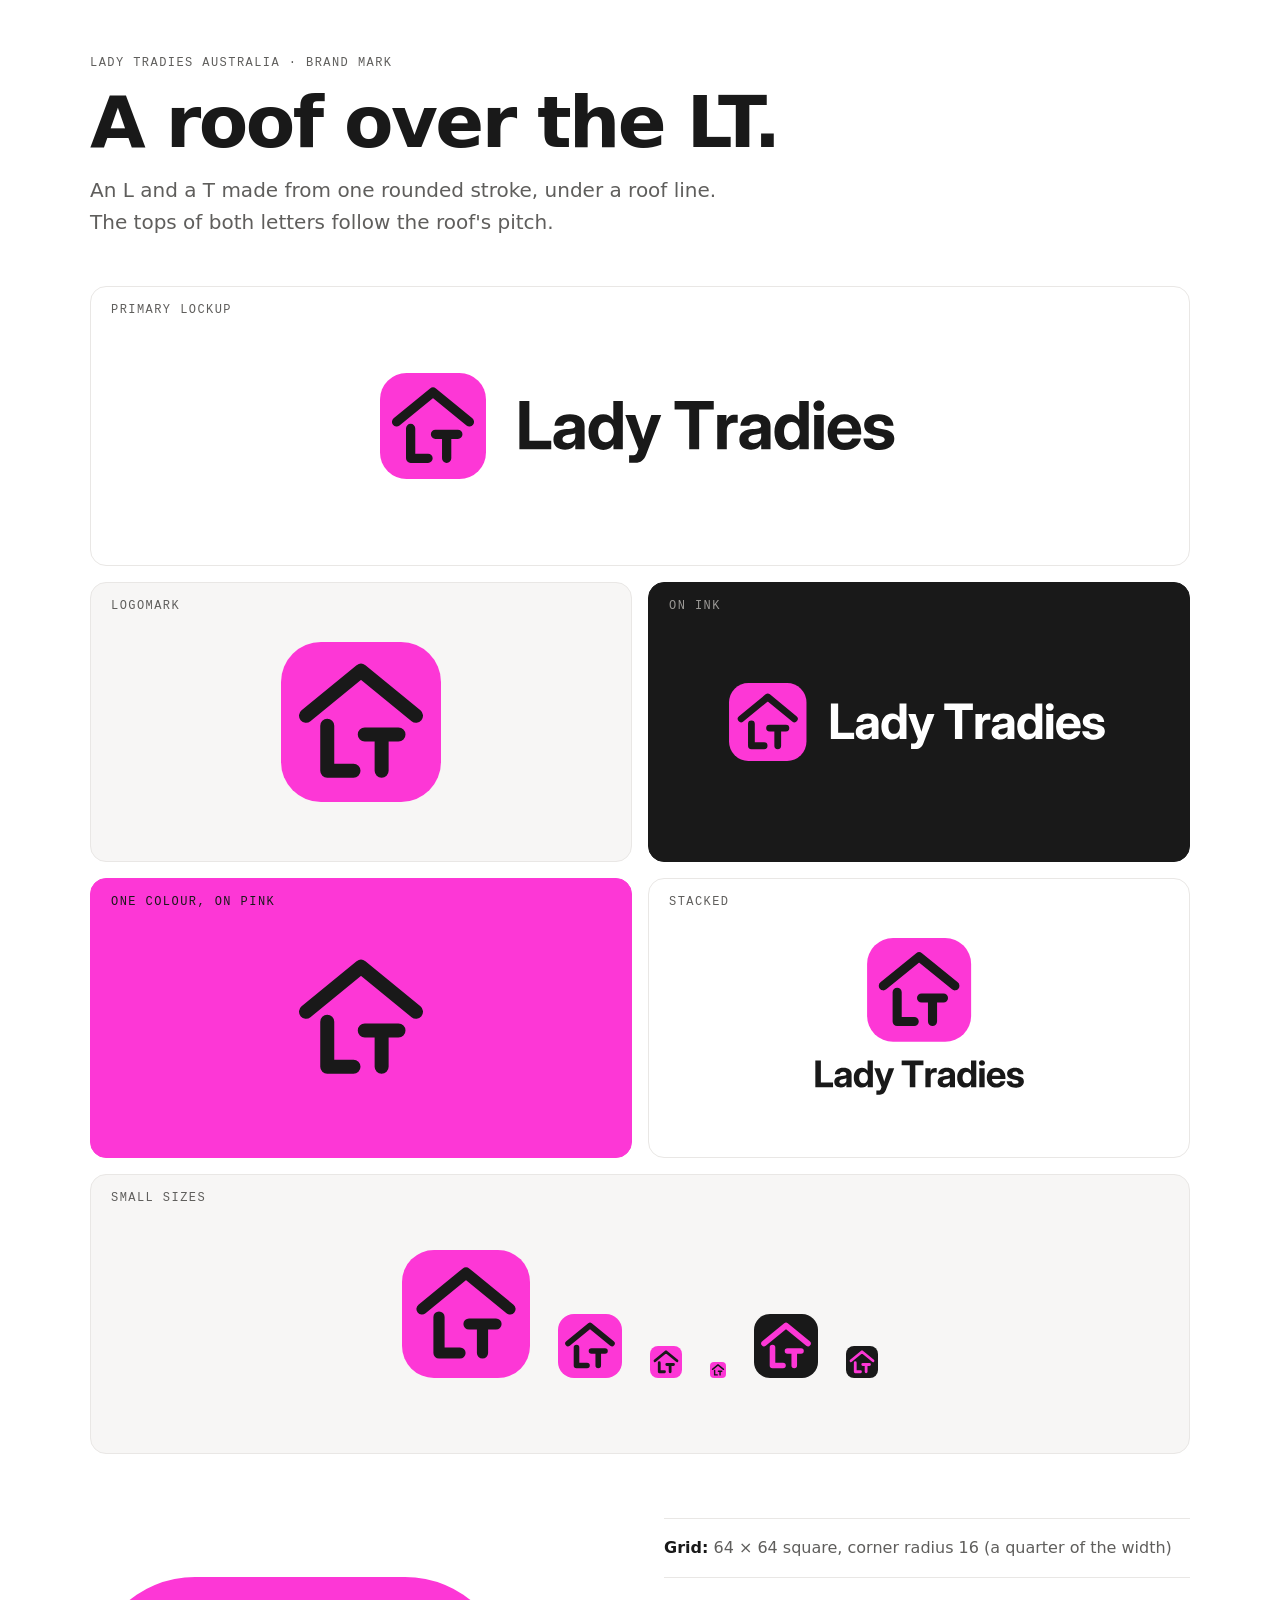
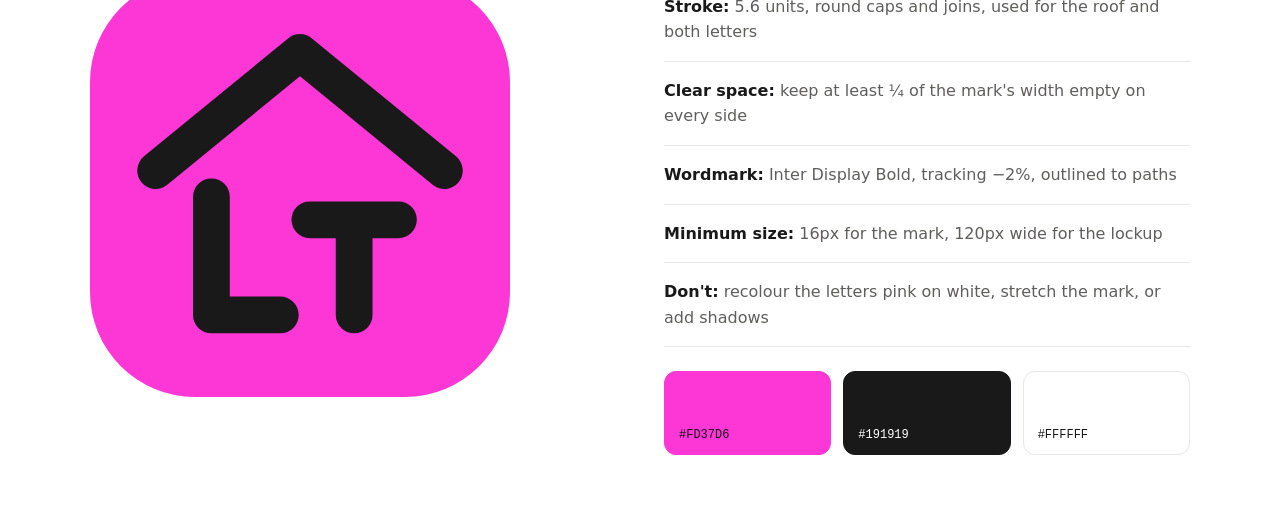
<file: lady-tradies/logo/index.html>
<!doctype html>
<html lang="en-AU"><head><meta charset="utf-8"><meta name="viewport" content="width=device-width,initial-scale=1">
<title>Lady Tradies — Logo</title><link rel="icon" href="favicon.svg">
<style>
:root{--pink:#FD37D6;--ink:#191919;--paper:#fff;--tint:#F7F6F5;--line:#E9E7E5;--muted:#5F5E5C}
*{box-sizing:border-box;margin:0}body{font:16px/1.6 Inter,system-ui,sans-serif;color:var(--ink);background:var(--paper);padding:56px 24px}
.wrap{max-width:1100px;margin:0 auto}h1{font-size:clamp(40px,6vw,72px);letter-spacing:-.035em;line-height:1}
.sub{color:var(--muted);font-size:20px;margin-top:16px;max-width:52ch}
.mono{font:500 12px "JetBrains Mono",monospace;letter-spacing:.12em;text-transform:uppercase;color:var(--muted)}
.grid{display:grid;grid-template-columns:repeat(2,1fr);gap:16px;margin-top:48px}
.tile{border:1px solid var(--line);border-radius:16px;min-height:280px;display:grid;place-items:center;position:relative;padding:40px}
.tile .mono{position:absolute;left:20px;top:16px}.tile.ink{background:var(--ink);border-color:var(--ink)}.tile.ink .mono{color:#9a9895}
.tile.pink{background:var(--pink);border-color:var(--pink)}.tile.pink .mono{color:var(--ink)}.tile.tint{background:var(--tint)}
.wide{grid-column:1/-1}.sizes{display:flex;gap:28px;align-items:end}
.anat{display:grid;grid-template-columns:1fr 1fr;gap:48px;margin-top:64px;align-items:center}
ul{list-style:none;padding:0;border-top:1px solid var(--line)}li{padding:16px 0;border-bottom:1px solid var(--line);color:var(--muted)}li b{color:var(--ink)}
.sw{display:flex;gap:12px;margin-top:24px}.sw div{flex:1;border-radius:12px;padding:56px 14px 12px;border:1px solid var(--line);font:500 12px "JetBrains Mono",monospace}
@media(max-width:720px){.grid,.anat{grid-template-columns:1fr}}
</style></head><body><div class="wrap">
<p class="mono">Lady Tradies Australia · Brand mark</p>
<h1 style="margin-top:16px">A roof over the LT.</h1>
<p class="sub">An L and a T made from one rounded stroke, under a roof line. The tops of both letters follow the roof's pitch.</p>
<div class="grid">
  <div class="tile wide"><span class="mono">Primary lockup</span><img src="logo-horizontal.svg" alt="Lady Tradies logo" style="width:min(520px,100%)"></div>
  <div class="tile tint"><span class="mono">Logomark</span><img src="logomark.svg" alt="" width="160"></div>
  <div class="tile ink"><span class="mono">On ink</span><img src="logo-horizontal-white.svg" alt="" style="width:min(380px,100%)"></div>
  <div class="tile pink"><span class="mono">One colour, on pink</span><img src="logomark-mono-ink.svg" alt="" width="160"></div>
  <div class="tile"><span class="mono">Stacked</span><img src="logo-stacked.svg" alt="" width="220"></div>
  <div class="tile wide tint"><span class="mono">Small sizes</span><div class="sizes"><img src="logomark.svg" width="128" alt=""><img src="logomark.svg" width="64" alt=""><img src="logomark.svg" width="32" alt=""><img src="logomark.svg" width="16" alt=""><img src="logomark-ink.svg" width="64" alt=""><img src="logomark-ink.svg" width="32" alt=""></div></div>
</div>
<div class="anat">
  <img src="logomark.svg" alt="" style="width:100%;max-width:420px">
  <div><ul>
    <li><b>Grid:</b> 64 × 64 square, corner radius 16 (a quarter of the width)</li>
    <li><b>Stroke:</b> 5.6 units, round caps and joins, used for the roof and both letters</li>
    <li><b>Clear space:</b> keep at least ¼ of the mark's width empty on every side</li>
    <li><b>Wordmark:</b> Inter Display Bold, tracking −2%, outlined to paths</li>
    <li><b>Minimum size:</b> 16px for the mark, 120px wide for the lockup</li>
    <li><b>Don't:</b> recolour the letters pink on white, stretch the mark, or add shadows</li>
  </ul>
  <div class="sw"><div style="background:#FD37D6;border-color:#FD37D6">#FD37D6</div><div style="background:#191919;color:#fff;border-color:#191919">#191919</div><div>#FFFFFF</div></div></div>
</div></div></body></html>
</file>
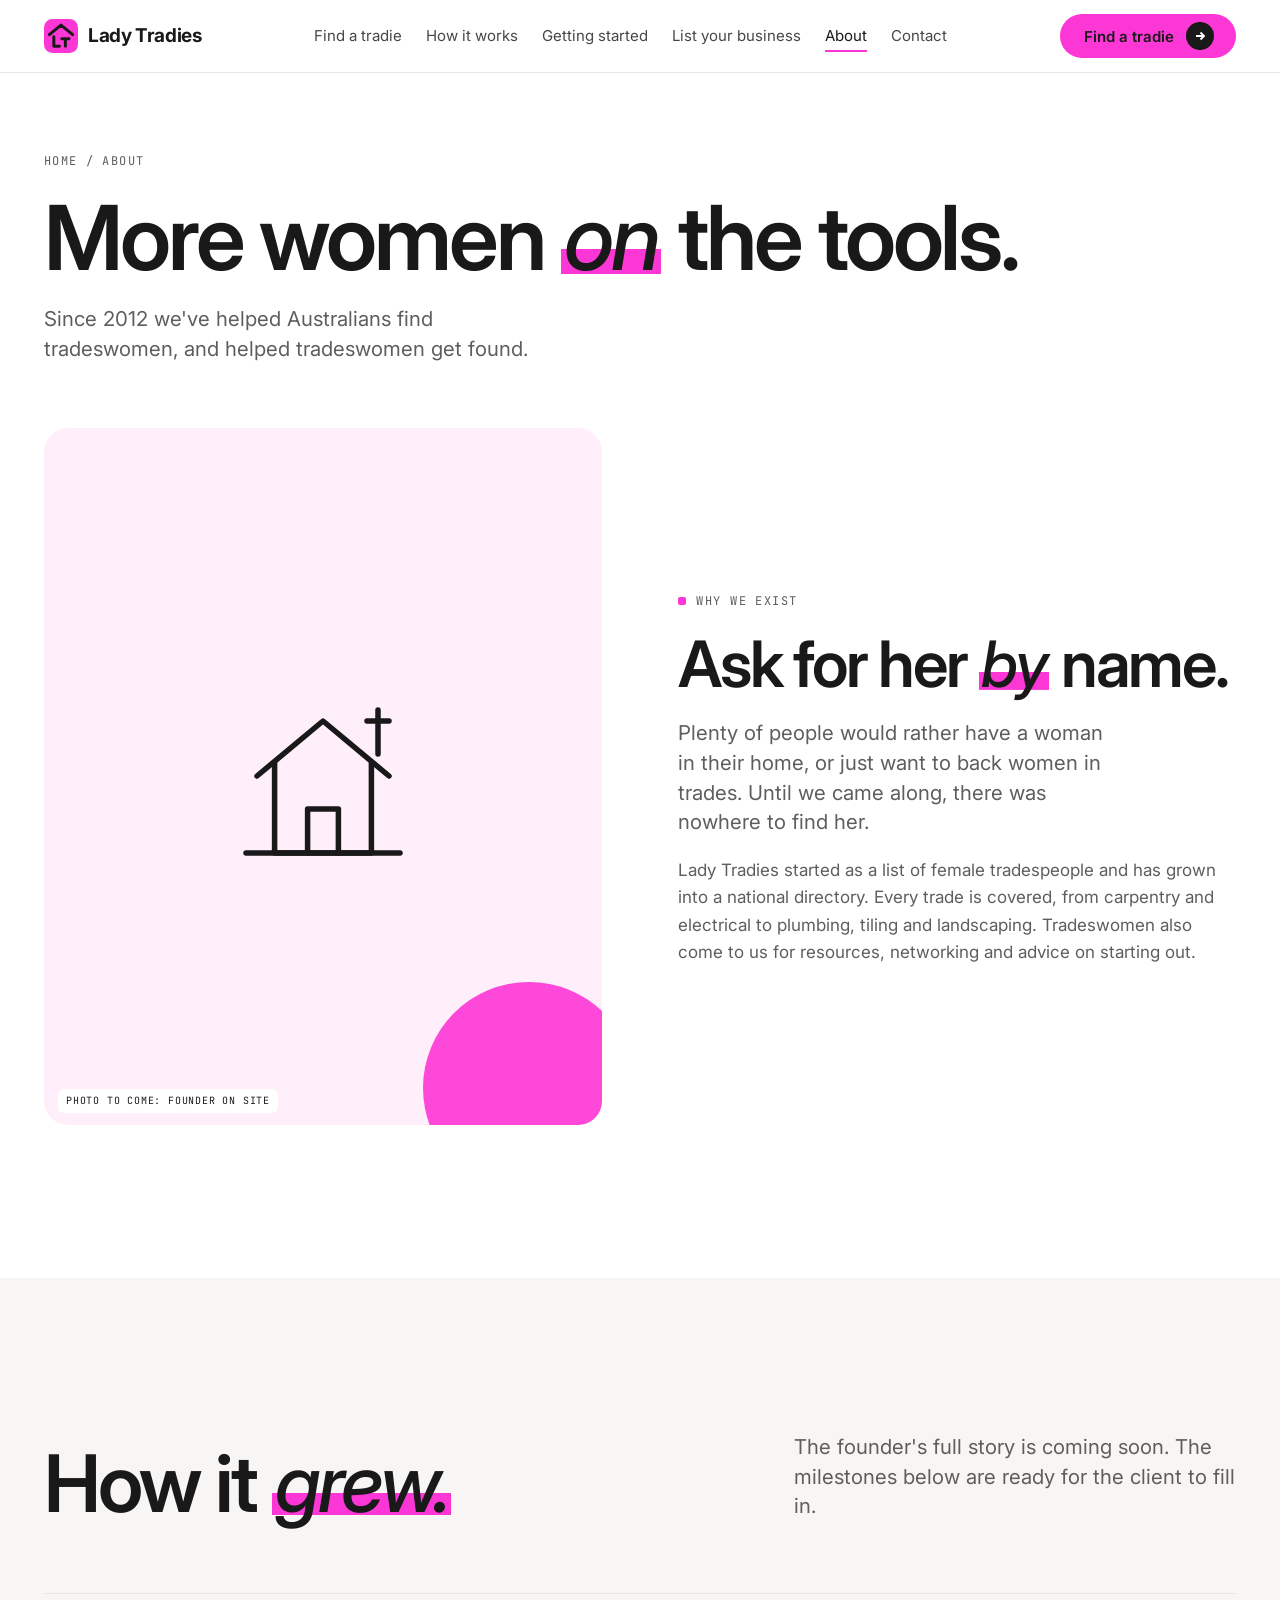
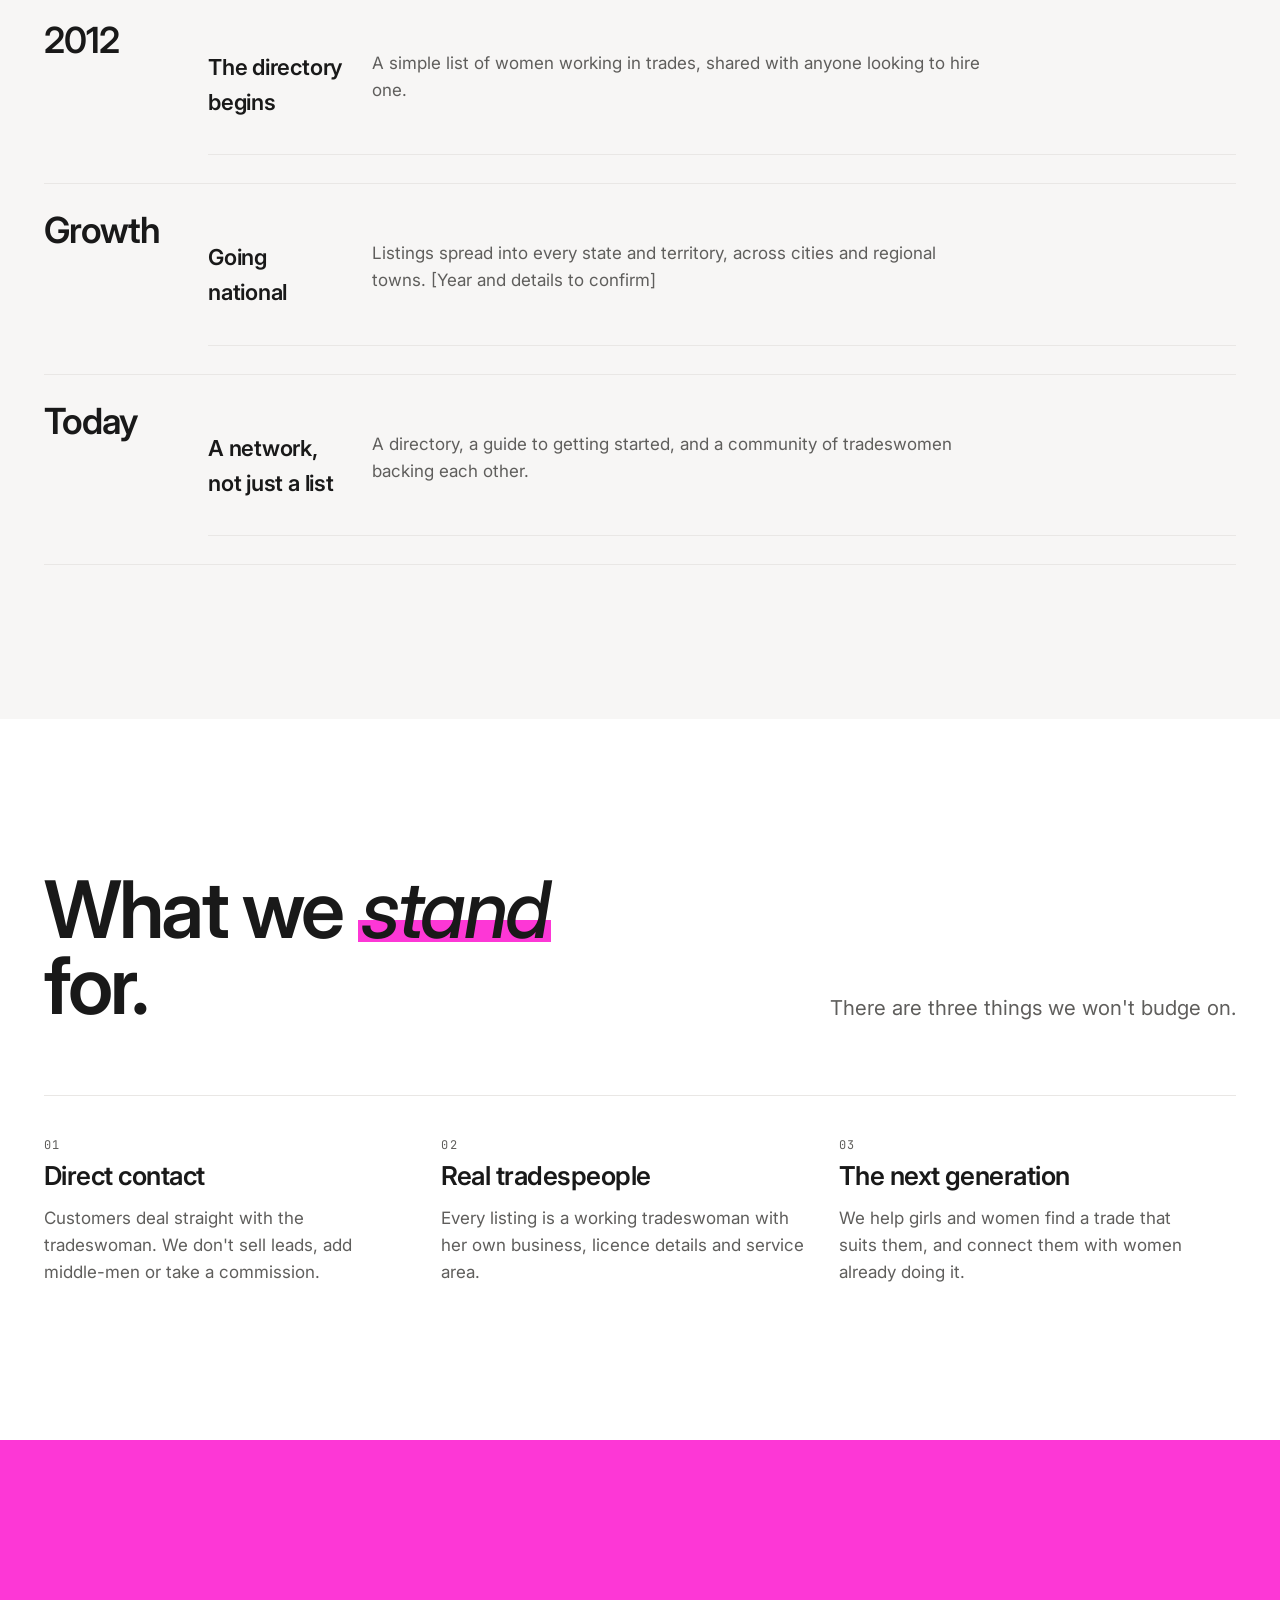
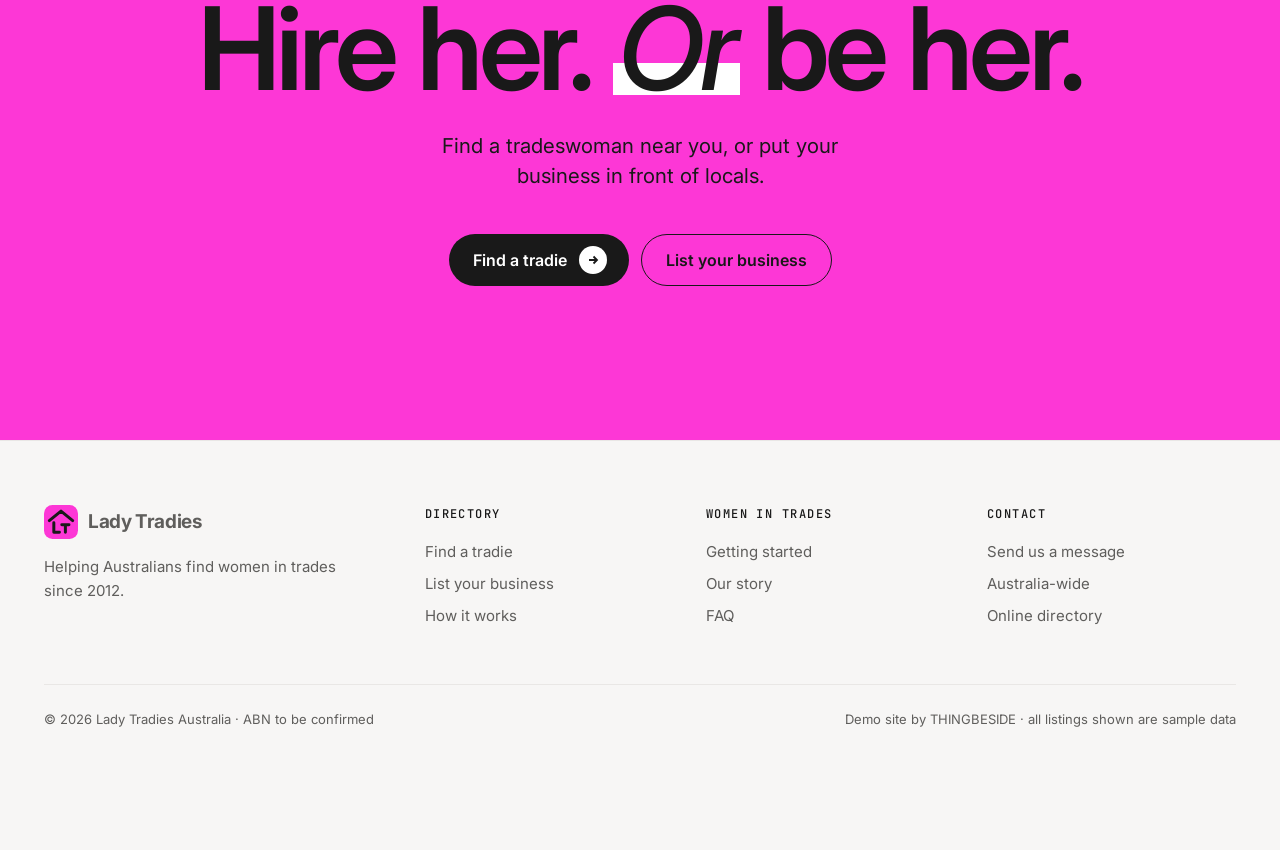
<file: lady-tradies/about.html>
<!doctype html>
<html lang="en-AU">
<head>
<meta charset="utf-8">
<meta name="viewport" content="width=device-width, initial-scale=1">
<title>About Lady Tradies Australia — Women in Trades Since 2012</title>
<meta name="description" content="Lady Tradies Australia has helped Australians find women in trades since 2012, and helped tradeswomen get found.">
<meta name="theme-color" content="#FFFFFF">
<link rel="icon" href="logo/favicon.svg" type="image/svg+xml">
<link rel="preconnect" href="https://fonts.googleapis.com">
<link rel="preconnect" href="https://fonts.gstatic.com" crossorigin>
<link href="https://api.fontshare.com/v2/css?f[]=switzer@400,500,600,700&display=swap" rel="stylesheet">
<link href="https://fonts.googleapis.com/css2?family=Inter:wght@400;500;600&family=JetBrains+Mono:wght@400;500&display=swap" rel="stylesheet">
<link rel="stylesheet" href="assets/site.css">
<script>document.documentElement.classList.add('js')</script>
</head>
<body data-page="about">
<div id="site-header"></div>

<main>
  <section class="page-hero" aria-labelledby="h1">
    <div class="wrap">
      <nav class="crumbs mono" aria-label="Breadcrumb"><a href="index.html">Home</a><span>/</span><span>About</span></nav>
      <h1 id="h1" class="h1 blur-in" data-split>More women <em class="hi">on</em> the tools.</h1>
      <p class="sub blur-in" data-split style="--d:250ms">Since 2012 we've helped Australians find tradeswomen, and helped tradeswomen get found.</p>
    </div>
  </section>

  <section class="wrap about-split" style="padding-bottom:clamp(96px,12vw,160px)">
    <div class="media reveal" data-ill="Builder|Photo to come: founder on site"></div>
    <div>
      <p class="eyebrow mono">Why we exist</p>
      <h2 class="h2 blur-in" data-split style="margin-top:20px;font-size:clamp(40px,5vw,72px)">Ask for her <em class="hi">by</em> name.</h2>
      <p class="sub reveal">Plenty of people would rather have a woman in their home, or just want to back women in trades. Until we came along, there was nowhere to find her.</p>
      <p class="reveal" style="color:var(--muted);margin-top:20px;max-width:56ch">Lady Tradies started as a list of female tradespeople and has grown into a national directory. Every trade is covered, from carpentry and electrical to plumbing, tiling and landscaping. Tradeswomen also come to us for resources, networking and advice on starting out.</p>
    </div>
  </section>

  <section class="tint sec" aria-labelledby="tl-h">
    <div class="wrap">
      <div class="sec-head">
        <h2 id="tl-h" class="h2 blur-in" data-split>How it <em class="hi">grew.</em></h2>
        <p class="sub reveal">The founder's full story is coming soon. The milestones below are ready for the client to fill in.</p>
      </div>
      <div class="timeline">
        <div class="reveal"><b>2012</b><div><h3>The directory begins</h3><p>A simple list of women working in trades, shared with anyone looking to hire one.</p></div></div>
        <div class="reveal"><b>Growth</b><div><h3>Going national</h3><p>Listings spread into every state and territory, across cities and regional towns. [Year and details to confirm]</p></div></div>
        <div class="reveal"><b>Today</b><div><h3>A network, not just a list</h3><p>A directory, a guide to getting started, and a community of tradeswomen backing each other.</p></div></div>
      </div>
    </div>
  </section>

  <section class="sec" aria-labelledby="v-h">
    <div class="wrap">
      <div class="sec-head">
        <h2 id="v-h" class="h2 blur-in" data-split>What we <em class="hi">stand</em> for.</h2>
        <p class="sub reveal">There are three things we won't budge on.</p>
      </div>
      <div class="values">
        <div class="reveal"><p class="mono" style="color:var(--muted)">01</p><h3>Direct contact</h3><p>Customers deal straight with the tradeswoman. We don't sell leads, add middle-men or take a commission.</p></div>
        <div class="reveal" style="--d:80ms"><p class="mono" style="color:var(--muted)">02</p><h3>Real tradespeople</h3><p>Every listing is a working tradeswoman with her own business, licence details and service area.</p></div>
        <div class="reveal" style="--d:160ms"><p class="mono" style="color:var(--muted)">03</p><h3>The next generation</h3><p>We help girls and women find a trade that suits them, and connect them with women already doing it.</p></div>
      </div>
    </div>
  </section>

  <section class="sec final" aria-labelledby="final-h">
    <div class="wrap">
      <h2 id="final-h" class="h2 blur-in" data-split>Hire her. <em class="hi">Or</em> be her.</h2>
      <p class="sub reveal">Find a tradeswoman near you, or put your business in front of locals.</p>
      <div class="ctas reveal" id="ctas"></div>
    </div>
  </section>
</main>

<div id="site-footer"></div>
<script src="assets/site.js"></script>
<script>
(() => {
const { $, $$, illus, btn } = window.LT;
$$('[data-ill]').forEach((el, i) => { const [t, l] = el.dataset.ill.split('|'); el.innerHTML = illus(t, i, l); });
$('#ctas').innerHTML = btn('directory.html', 'Find a tradie') + btn('join.html', 'List your business', 'btn-ghost', false);
})();
</script>
</body>
</html>
</file>
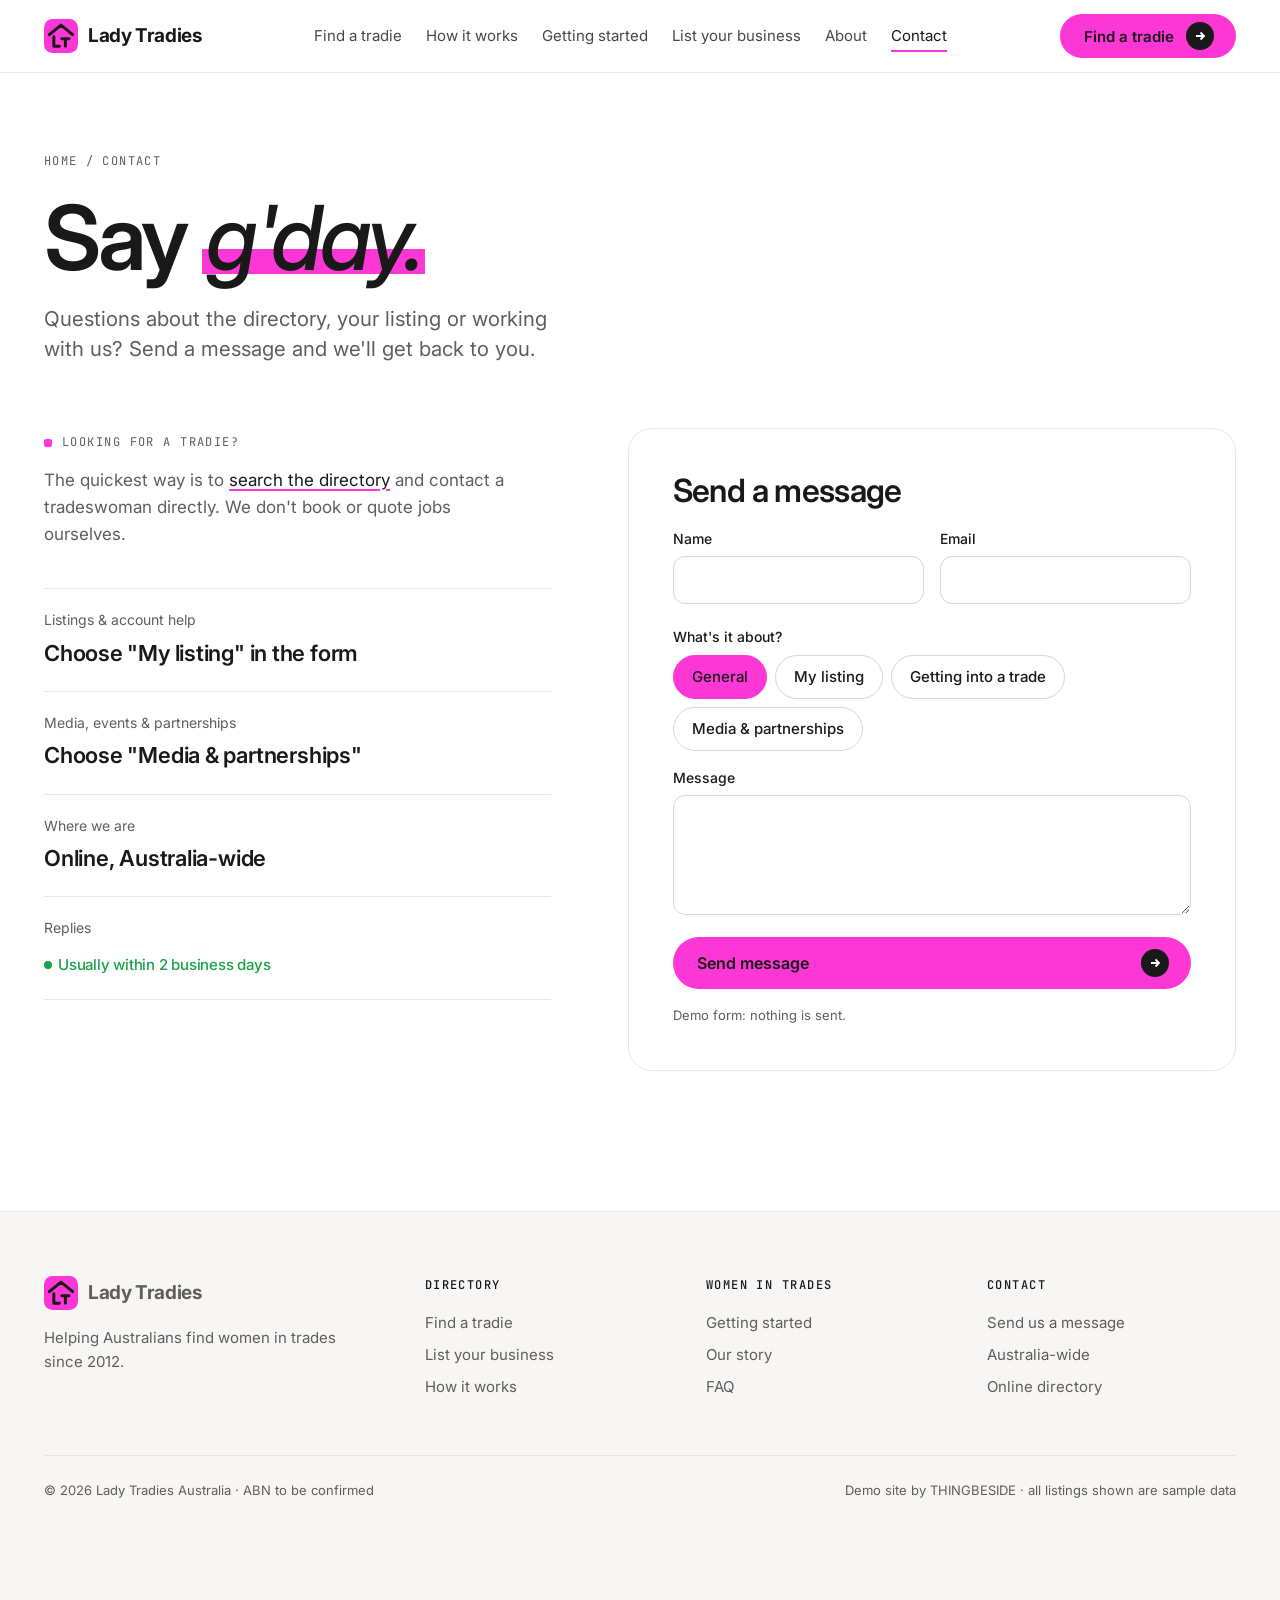
<file: lady-tradies/contact.html>
<!doctype html>
<html lang="en-AU">
<head>
<meta charset="utf-8">
<meta name="viewport" content="width=device-width, initial-scale=1">
<title>Contact Lady Tradies Australia</title>
<meta name="description" content="Questions about the directory, your listing or working with Lady Tradies Australia? Send us a message.">
<meta name="theme-color" content="#FFFFFF">
<link rel="icon" href="logo/favicon.svg" type="image/svg+xml">
<link rel="preconnect" href="https://fonts.googleapis.com">
<link rel="preconnect" href="https://fonts.gstatic.com" crossorigin>
<link href="https://api.fontshare.com/v2/css?f[]=switzer@400,500,600,700&display=swap" rel="stylesheet">
<link href="https://fonts.googleapis.com/css2?family=Inter:wght@400;500;600&family=JetBrains+Mono:wght@400;500&display=swap" rel="stylesheet">
<link rel="stylesheet" href="assets/site.css">
<script>document.documentElement.classList.add('js')</script>
</head>
<body data-page="contact">
<div id="site-header"></div>

<main>
  <section class="page-hero" aria-labelledby="h1">
    <div class="wrap">
      <nav class="crumbs mono" aria-label="Breadcrumb"><a href="index.html">Home</a><span>/</span><span>Contact</span></nav>
      <h1 id="h1" class="h1 blur-in" data-split>Say <em class="hi">g'day.</em></h1>
      <p class="sub blur-in" data-split style="--d:250ms">Questions about the directory, your listing or working with us? Send a message and we'll get back to you.</p>
    </div>
  </section>

  <div class="wrap contact">
    <div>
      <p class="eyebrow mono reveal">Looking for a tradie?</p>
      <p class="reveal" style="color:var(--muted);margin-top:12px;max-width:44ch">The quickest way is to <a class="ul" href="directory.html" style="color:var(--ink)">search the directory</a> and contact a tradeswoman directly. We don't book or quote jobs ourselves.</p>
      <ul class="contact-list reveal">
        <li><span>Listings &amp; account help</span><b>Choose "My listing" in the form</b></li>
        <li><span>Media, events &amp; partnerships</span><b>Choose "Media &amp; partnerships"</b></li>
        <li><span>Where we are</span><b>Online, Australia-wide</b></li>
        <li><span>Replies</span><b><span class="status on" style="font-family:var(--f-body);font-size:15px">Usually within 2 business days</span></b></li>
      </ul>
    </div>

    <div class="wiz reveal" id="box">
      <h2 class="h3" style="margin-top:0">Send a message</h2>
      <form class="form" id="cf" novalidate>
        <div class="two">
          <div class="field"><label for="c-name">Name</label><input id="c-name" autocomplete="name" required><span class="err" aria-live="polite"></span></div>
          <div class="field"><label for="c-email">Email</label><input id="c-email" type="email" autocomplete="email" required><span class="err" aria-live="polite"></span></div>
        </div>
        <div class="field"><span style="font-size:14px;font-weight:500">What's it about?</span>
          <div class="check-chips" role="radiogroup">
            <label><input type="radio" name="topic" value="General" checked><span>General</span></label>
            <label><input type="radio" name="topic" value="My listing"><span>My listing</span></label>
            <label><input type="radio" name="topic" value="Getting into a trade"><span>Getting into a trade</span></label>
            <label><input type="radio" name="topic" value="Media"><span>Media &amp; partnerships</span></label>
          </div></div>
        <div class="field"><label for="c-msg">Message</label><textarea id="c-msg" required></textarea><span class="err" aria-live="polite"></span></div>
        <button class="btn btn-accent" type="submit"><span class="lbl"><span>Send message</span><span>Send message</span></span><span class="arr" aria-hidden="true"><svg width="12" height="12" viewBox="0 0 12 12" fill="none" stroke="currentColor" stroke-width="1.8"><path d="M2 6h8M6.5 2.5 10 6l-3.5 3.5"/></svg></span></button>
        <p class="hint" style="color:var(--muted);font-size:13px">Demo form: nothing is sent.</p>
      </form>
    </div>
  </div>
</main>

<div id="site-footer"></div>
<script src="assets/site.js"></script>
<script>
(() => {
const { $, esc } = window.LT;
const rules = {
  'c-name': x => x.length >= 2 || 'Please add your name.',
  'c-email': x => /^[^\s@]+@[^\s@]+\.[^\s@]{2,}$/.test(x) || 'Please enter a valid email.',
  'c-msg': x => x.length >= 10 || 'Please write a little more so we can help.',
};
const check = id => { const el = $('#' + id), r = rules[id](el.value.trim()), ok = r === true; el.setAttribute('aria-invalid', !ok); el.parentElement.querySelector('.err').textContent = ok ? '' : r; return ok; };
Object.keys(rules).forEach(id => $('#' + id).addEventListener('input', e => e.target.getAttribute('aria-invalid') === 'true' && check(id)));
$('#cf').addEventListener('submit', e => {
  e.preventDefault();
  const bad = Object.keys(rules).filter(id => !check(id));
  if (bad.length) { $('#' + bad[0]).focus(); return; }
  $('#box').innerHTML = `<div class="sent" role="status" style="border:0;padding:0"><b><svg width="16" height="16" viewBox="0 0 16 16" fill="none" stroke="currentColor" stroke-width="2"><path d="m3 8.5 3 3 7-7"/></svg>Message sent</b><h2 class="h3" style="margin-top:8px">Thanks, ${esc($('#c-name').value.trim().split(' ')[0])}.</h2><p style="color:var(--muted)">We'll reply to ${esc($('#c-email').value.trim())} within two business days. This is a demo, so nothing was sent.</p></div>`;
});
})();
</script>
</body>
</html>
</file>
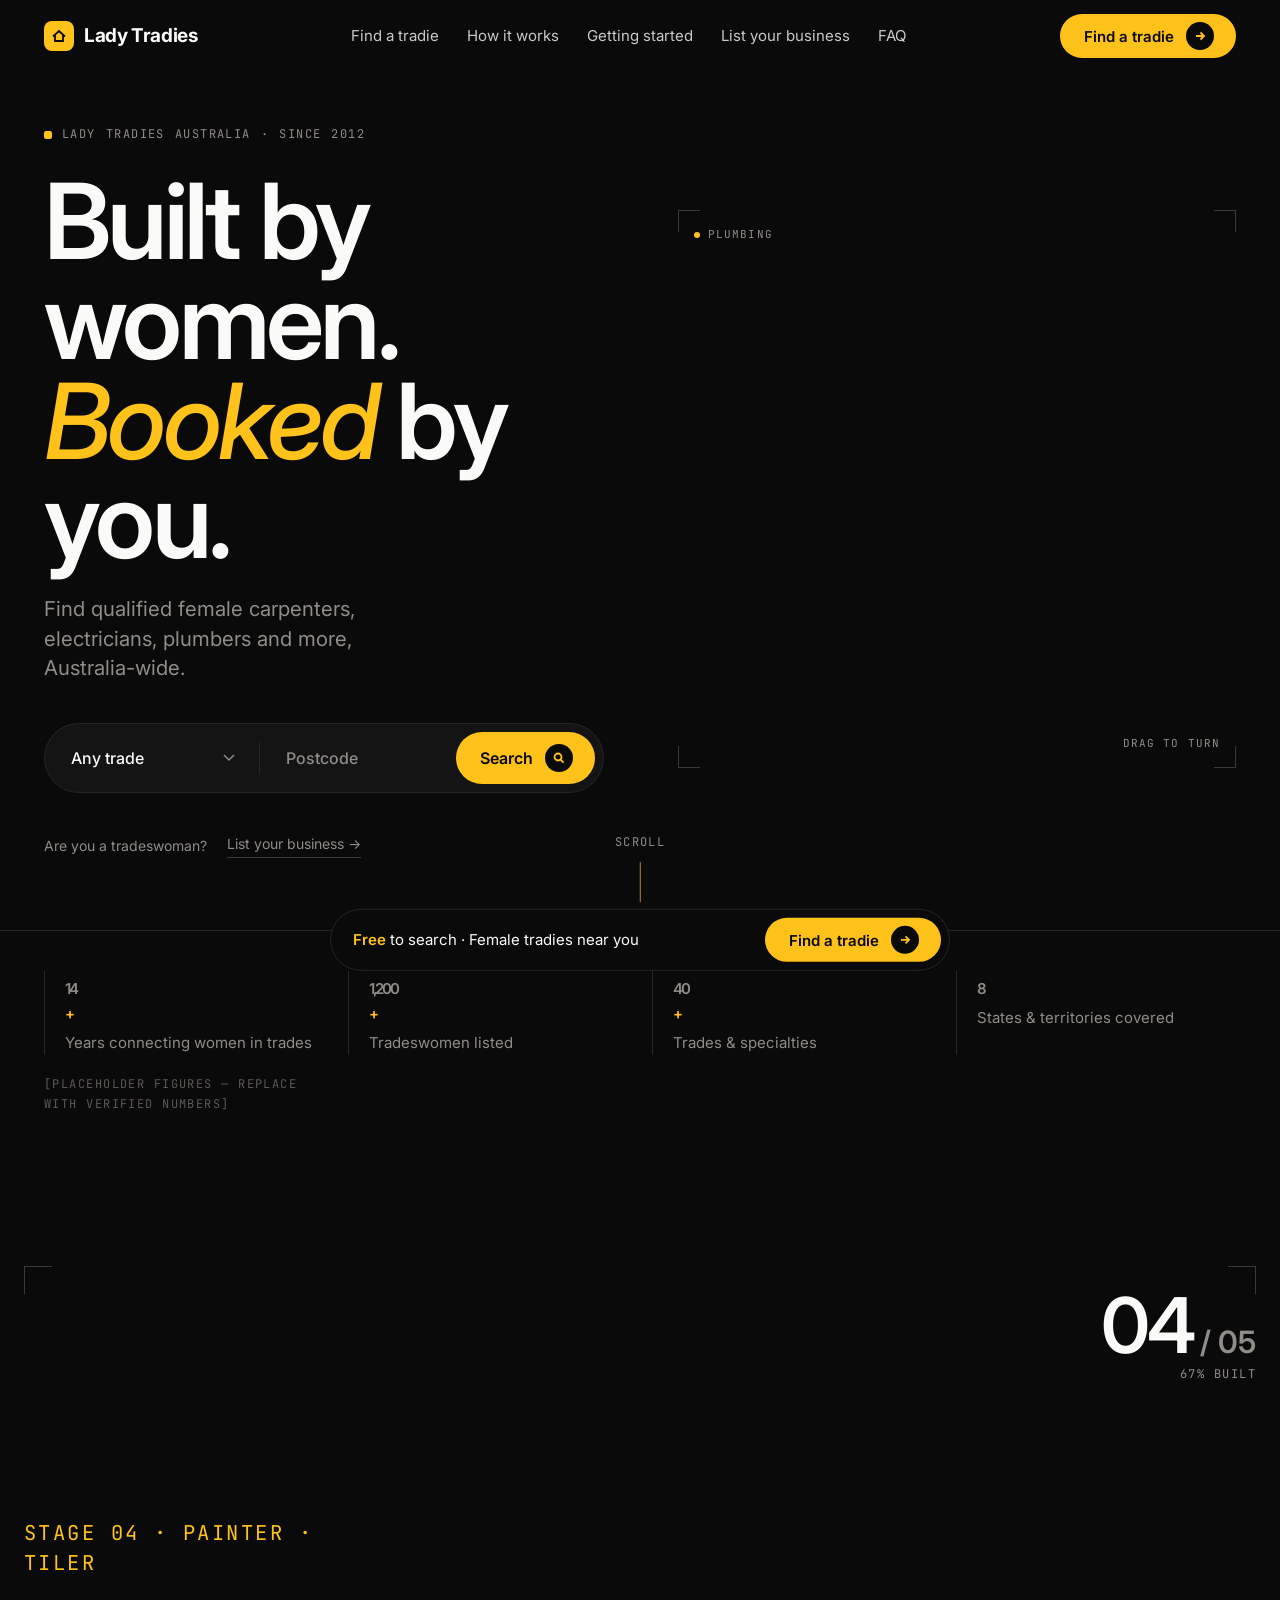
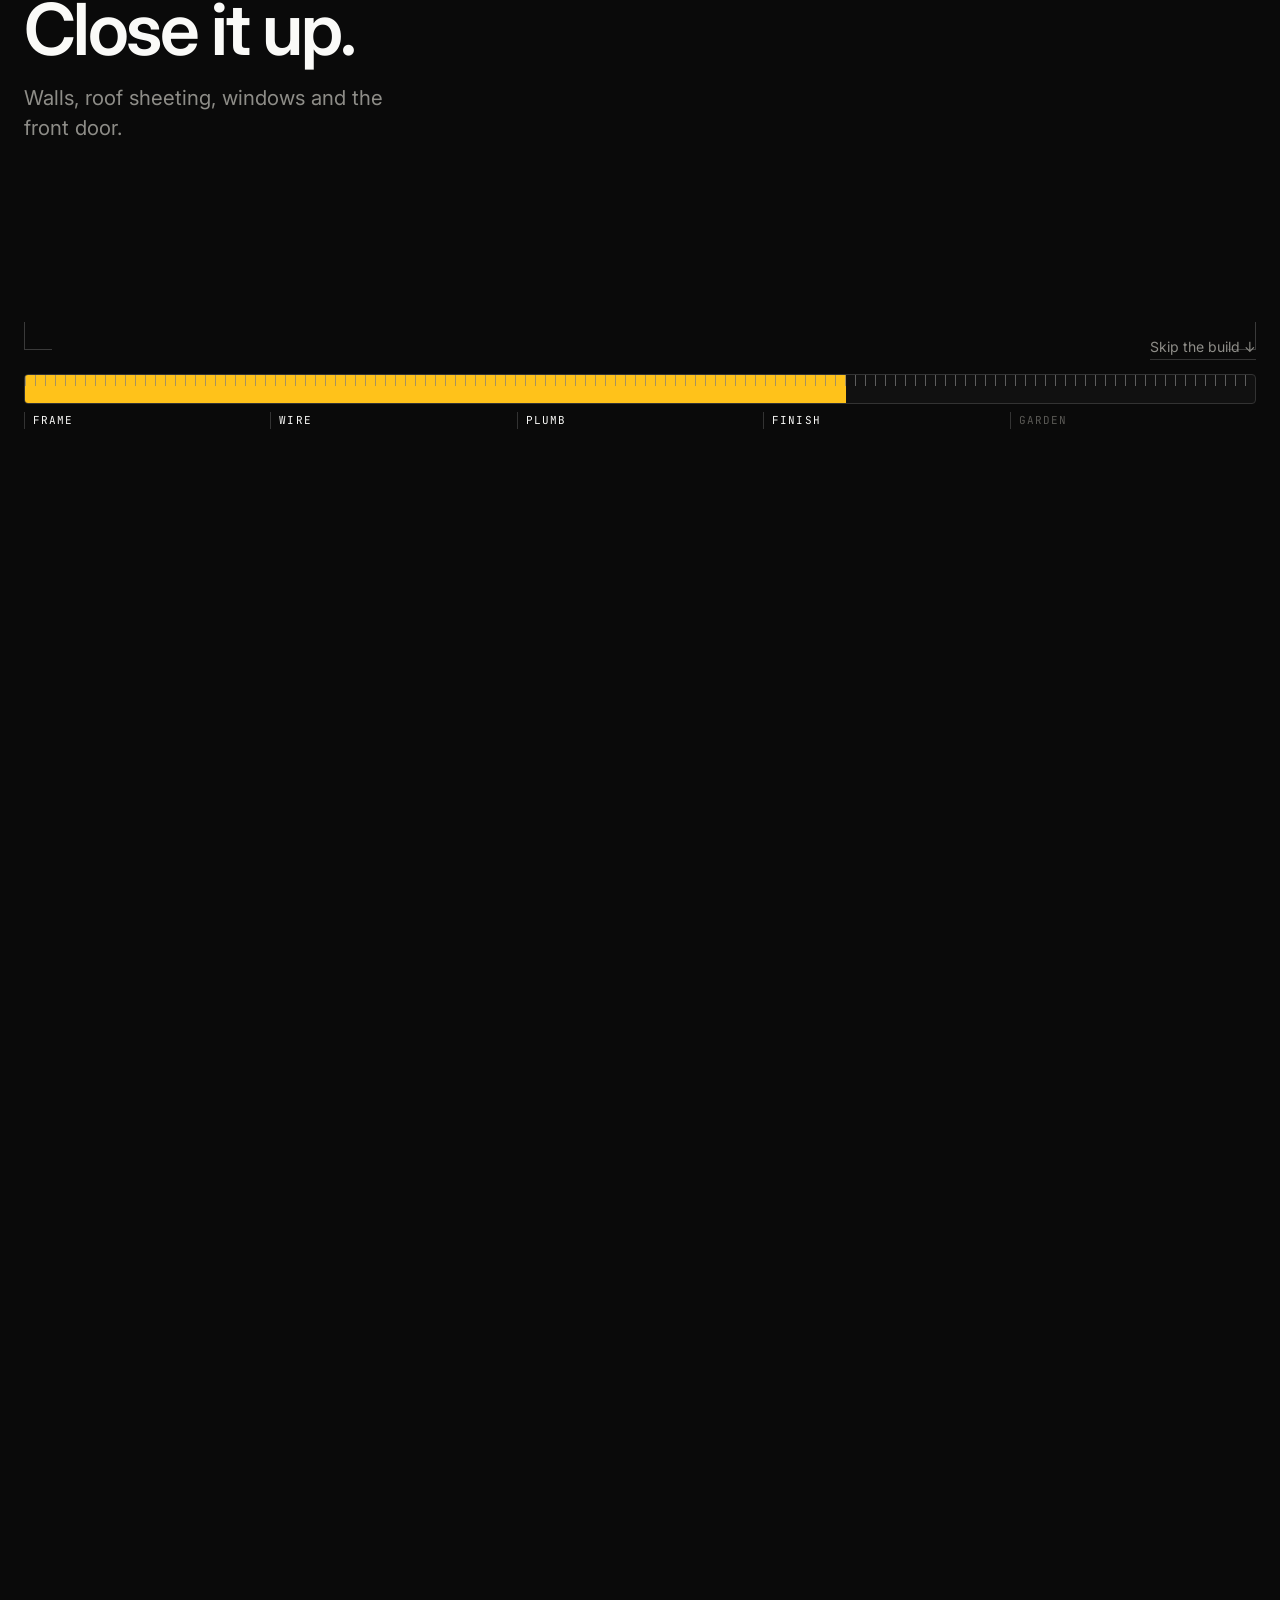
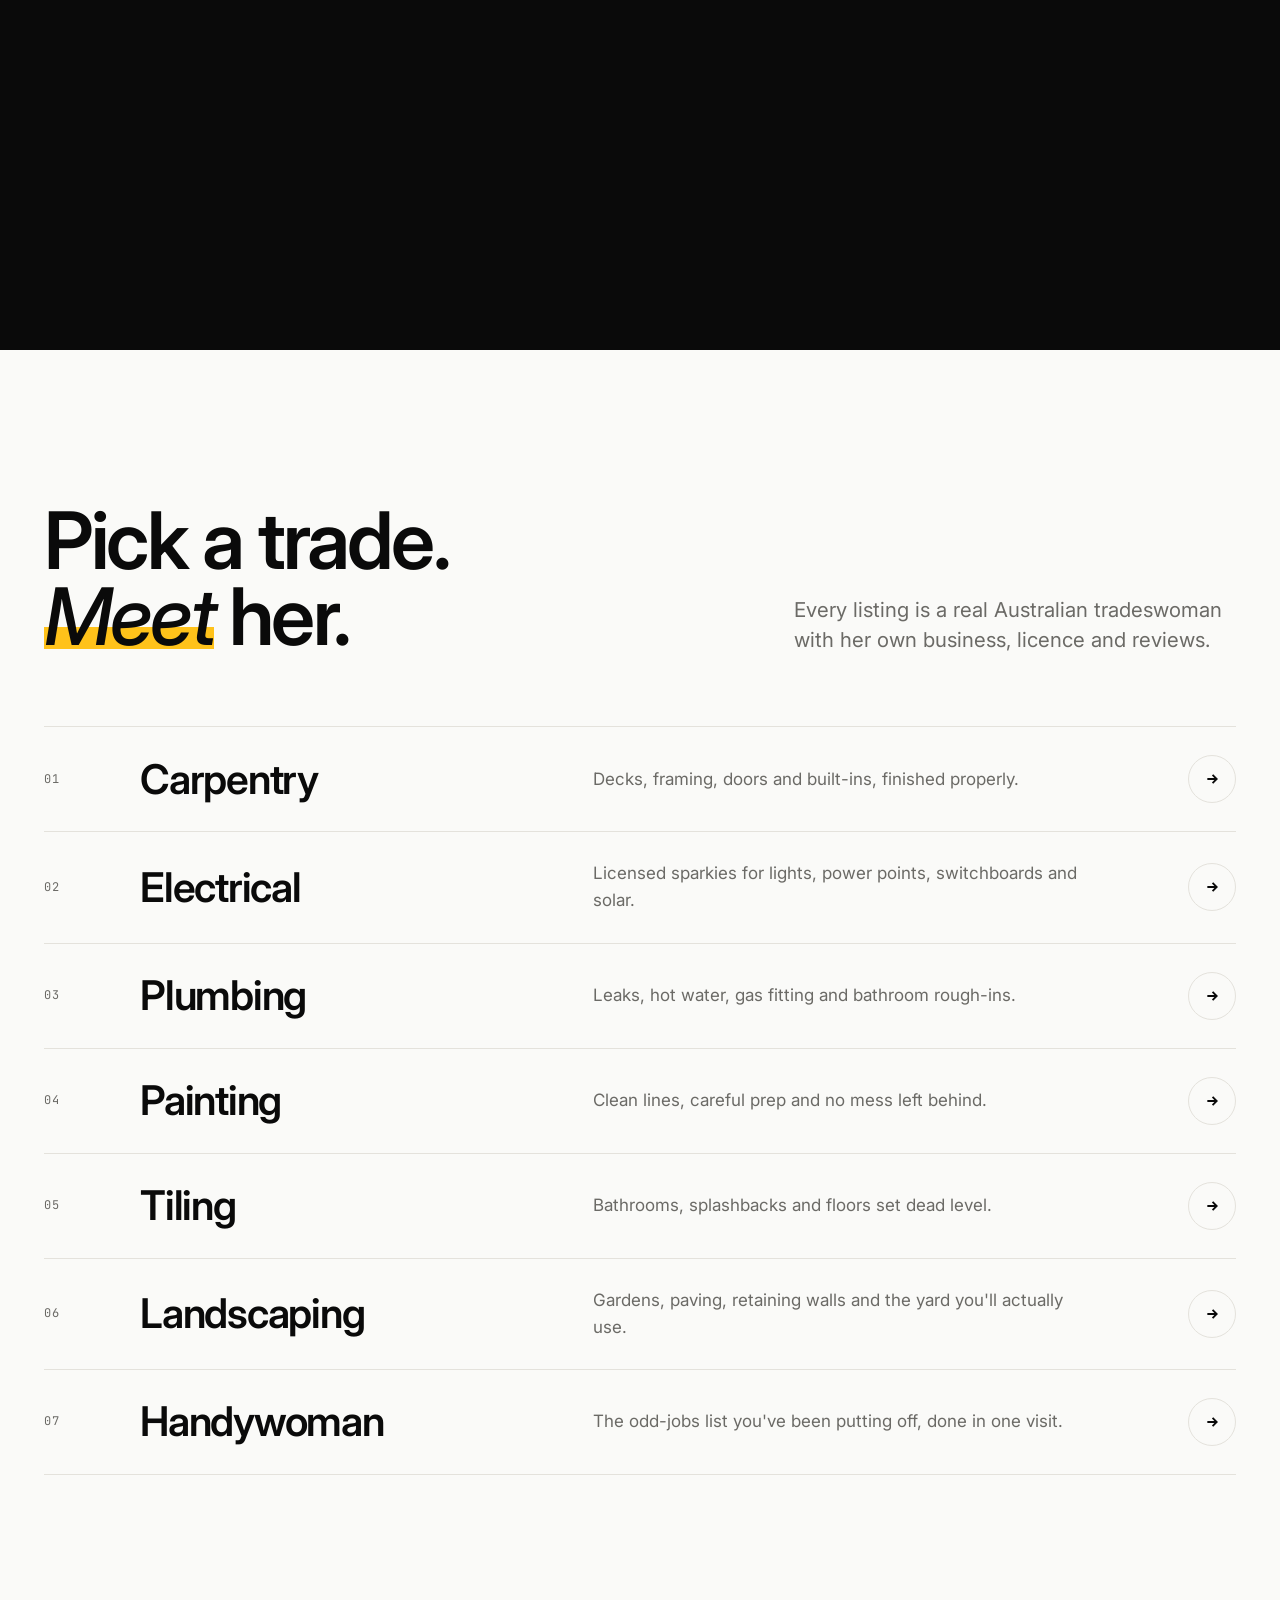
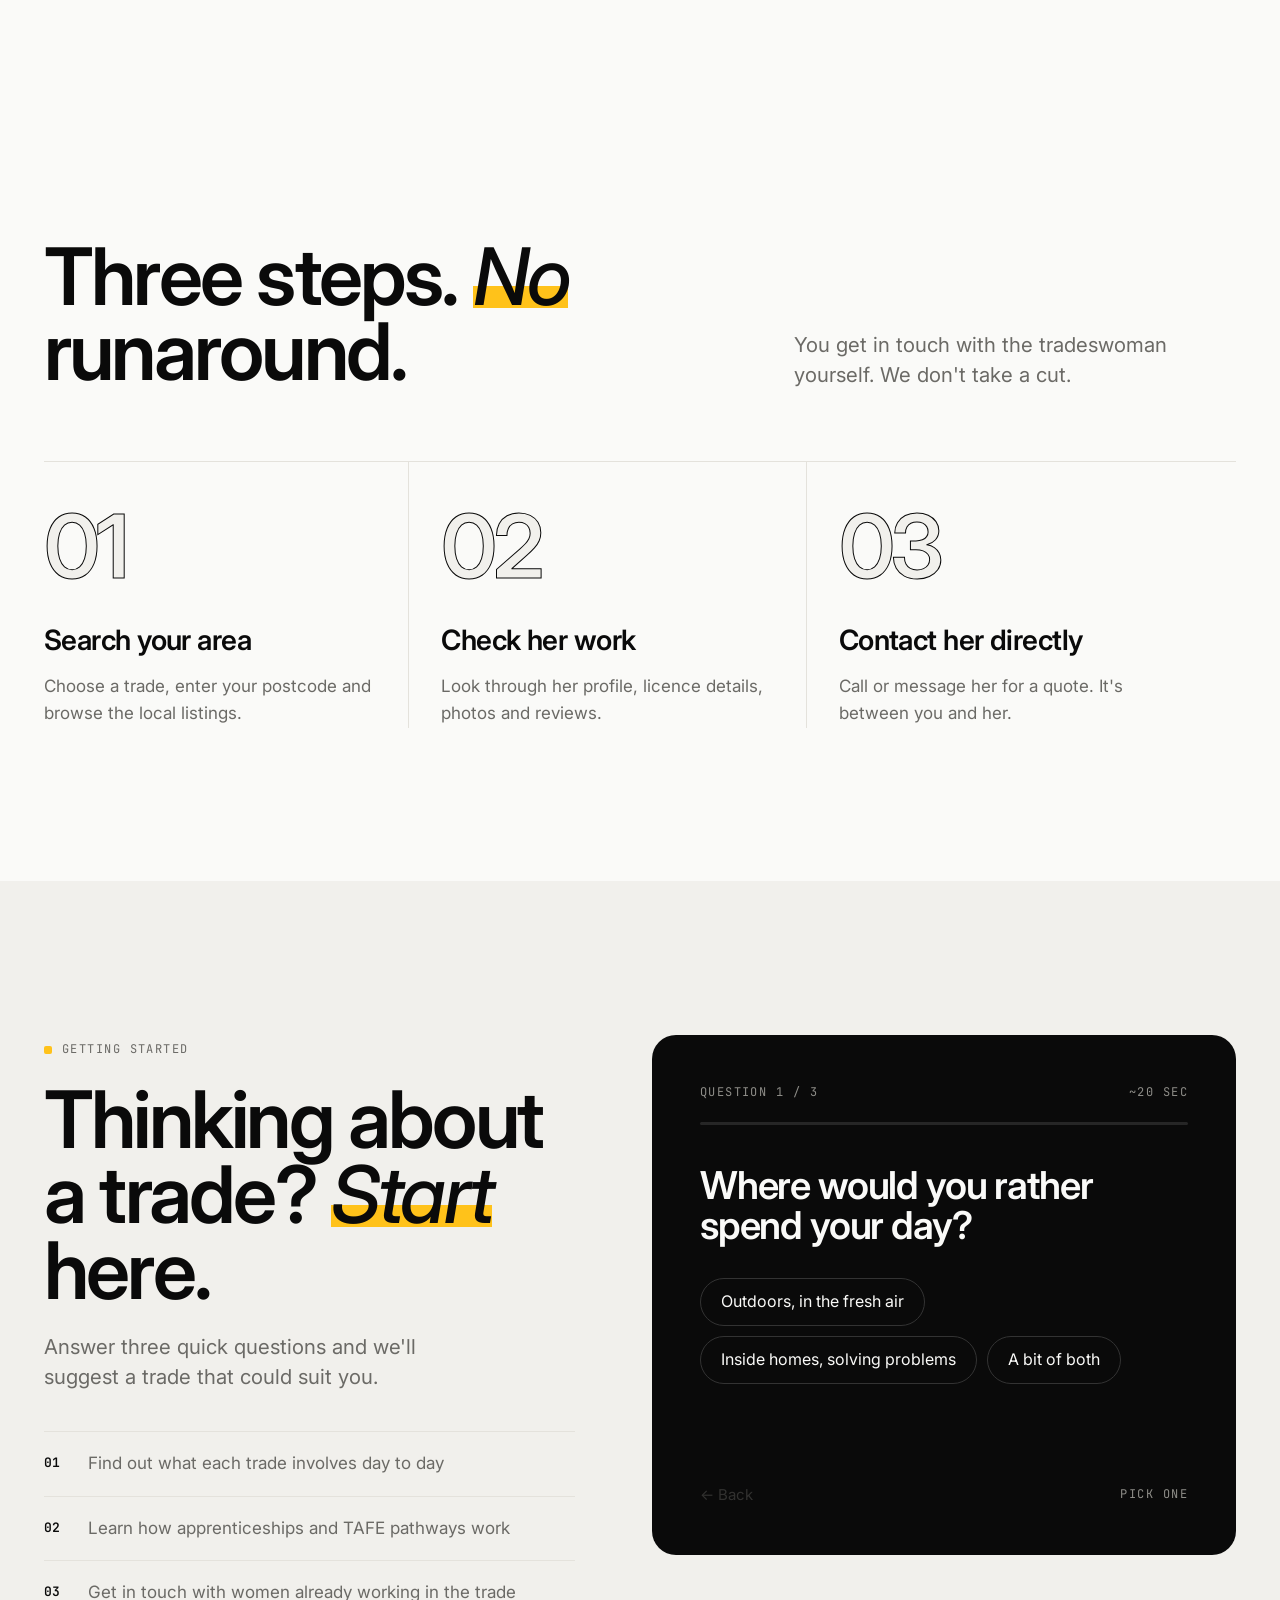
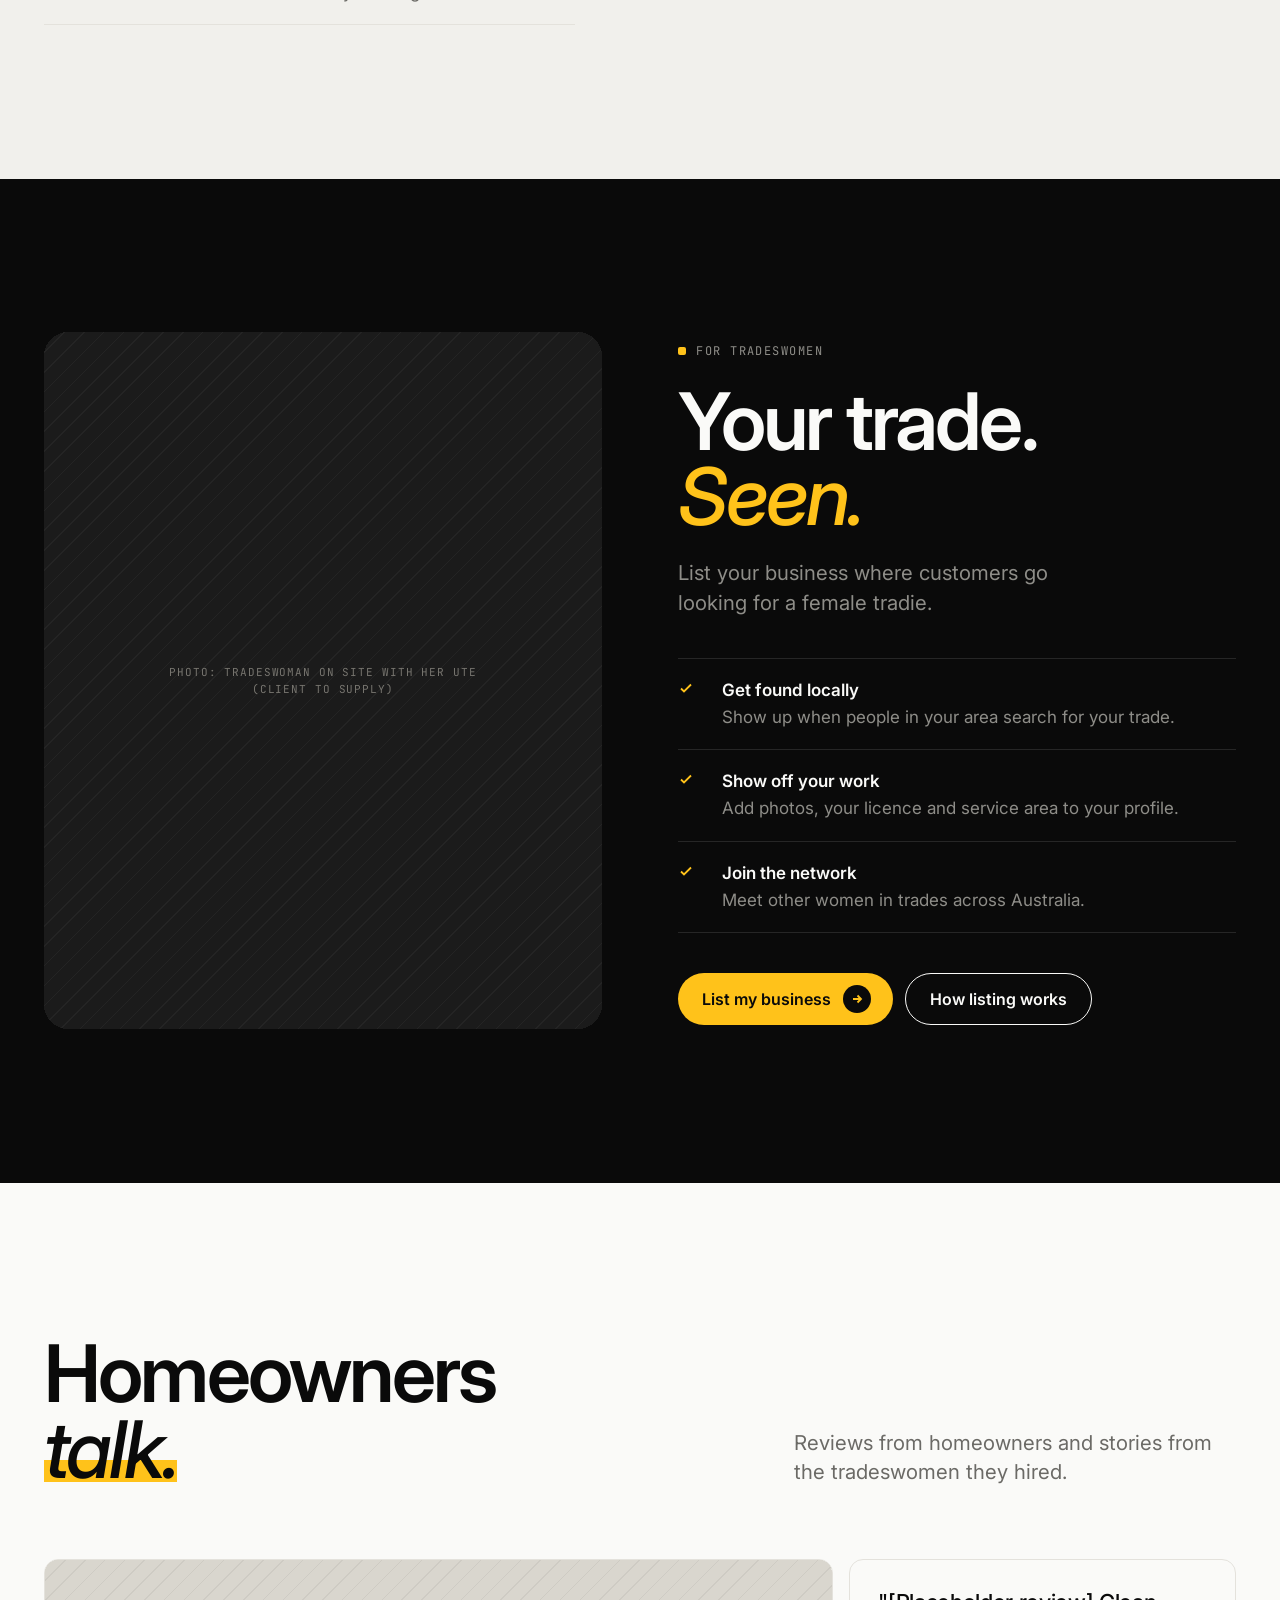
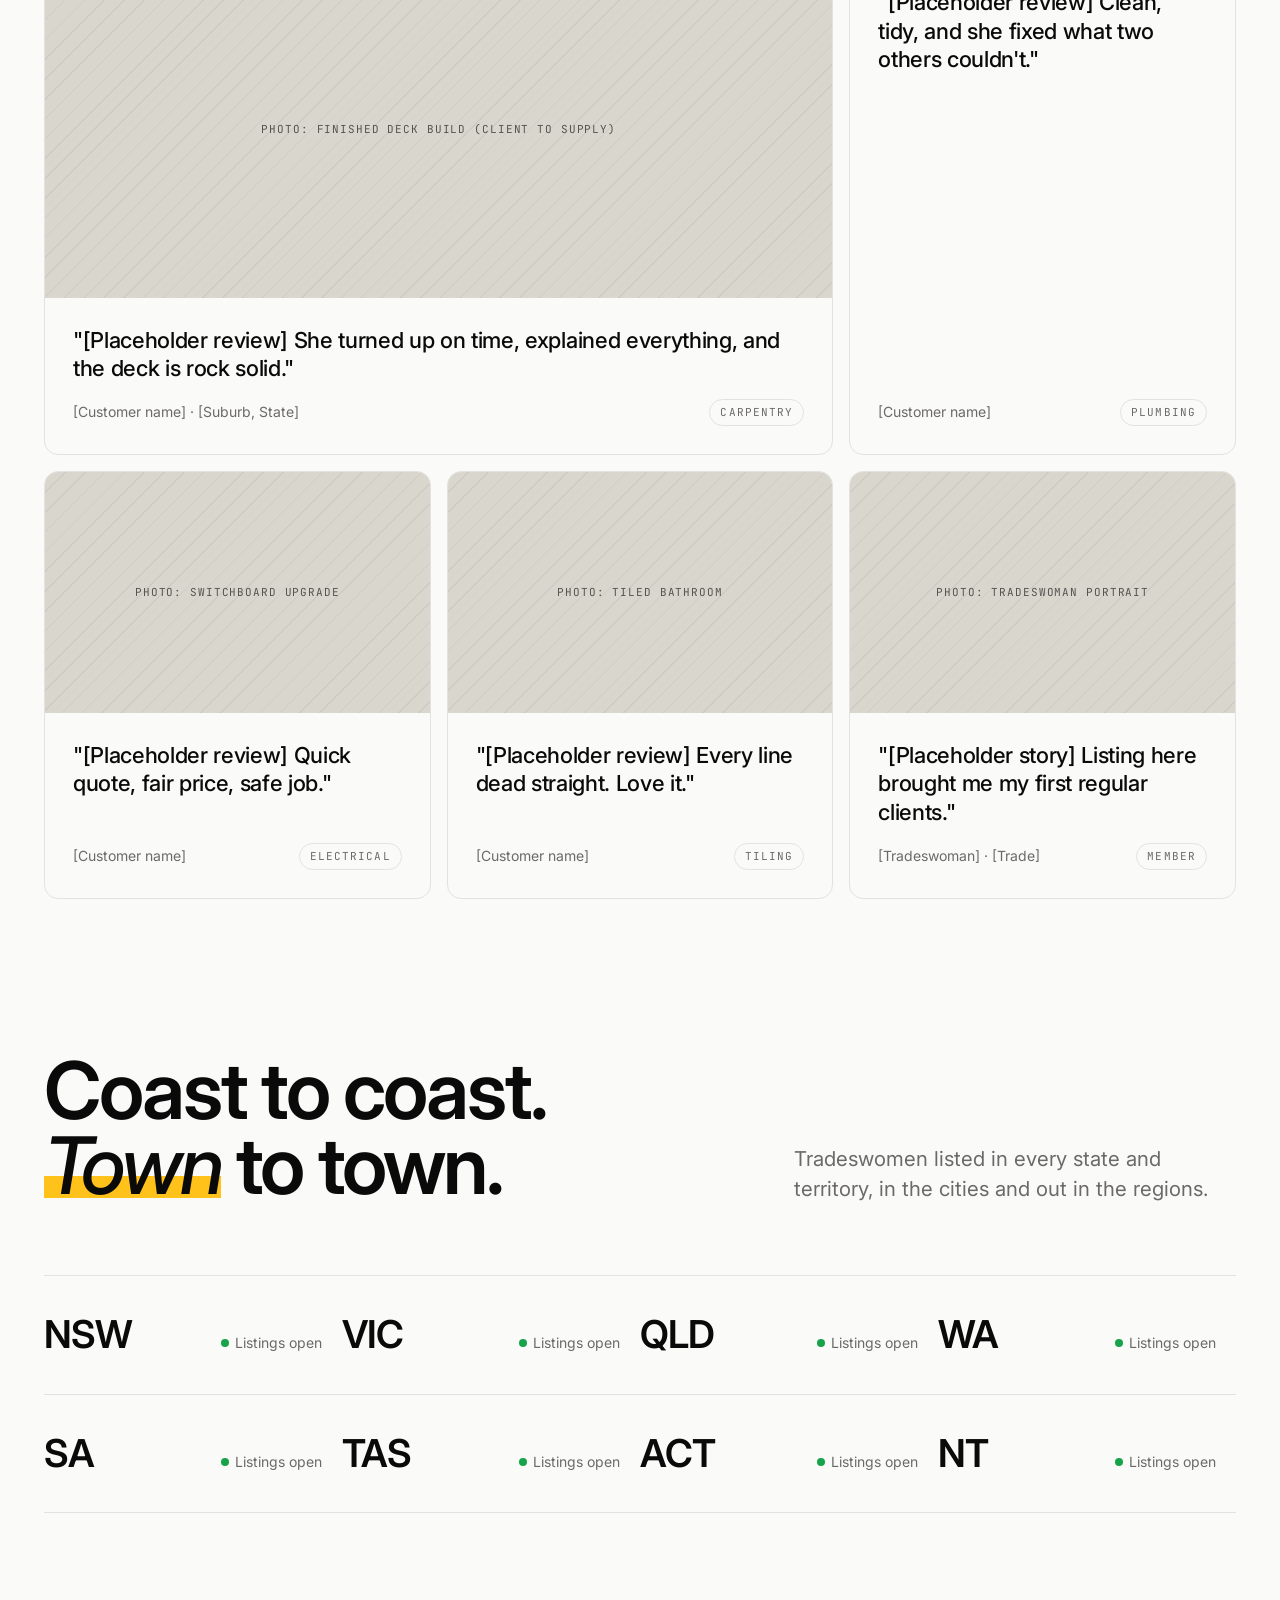
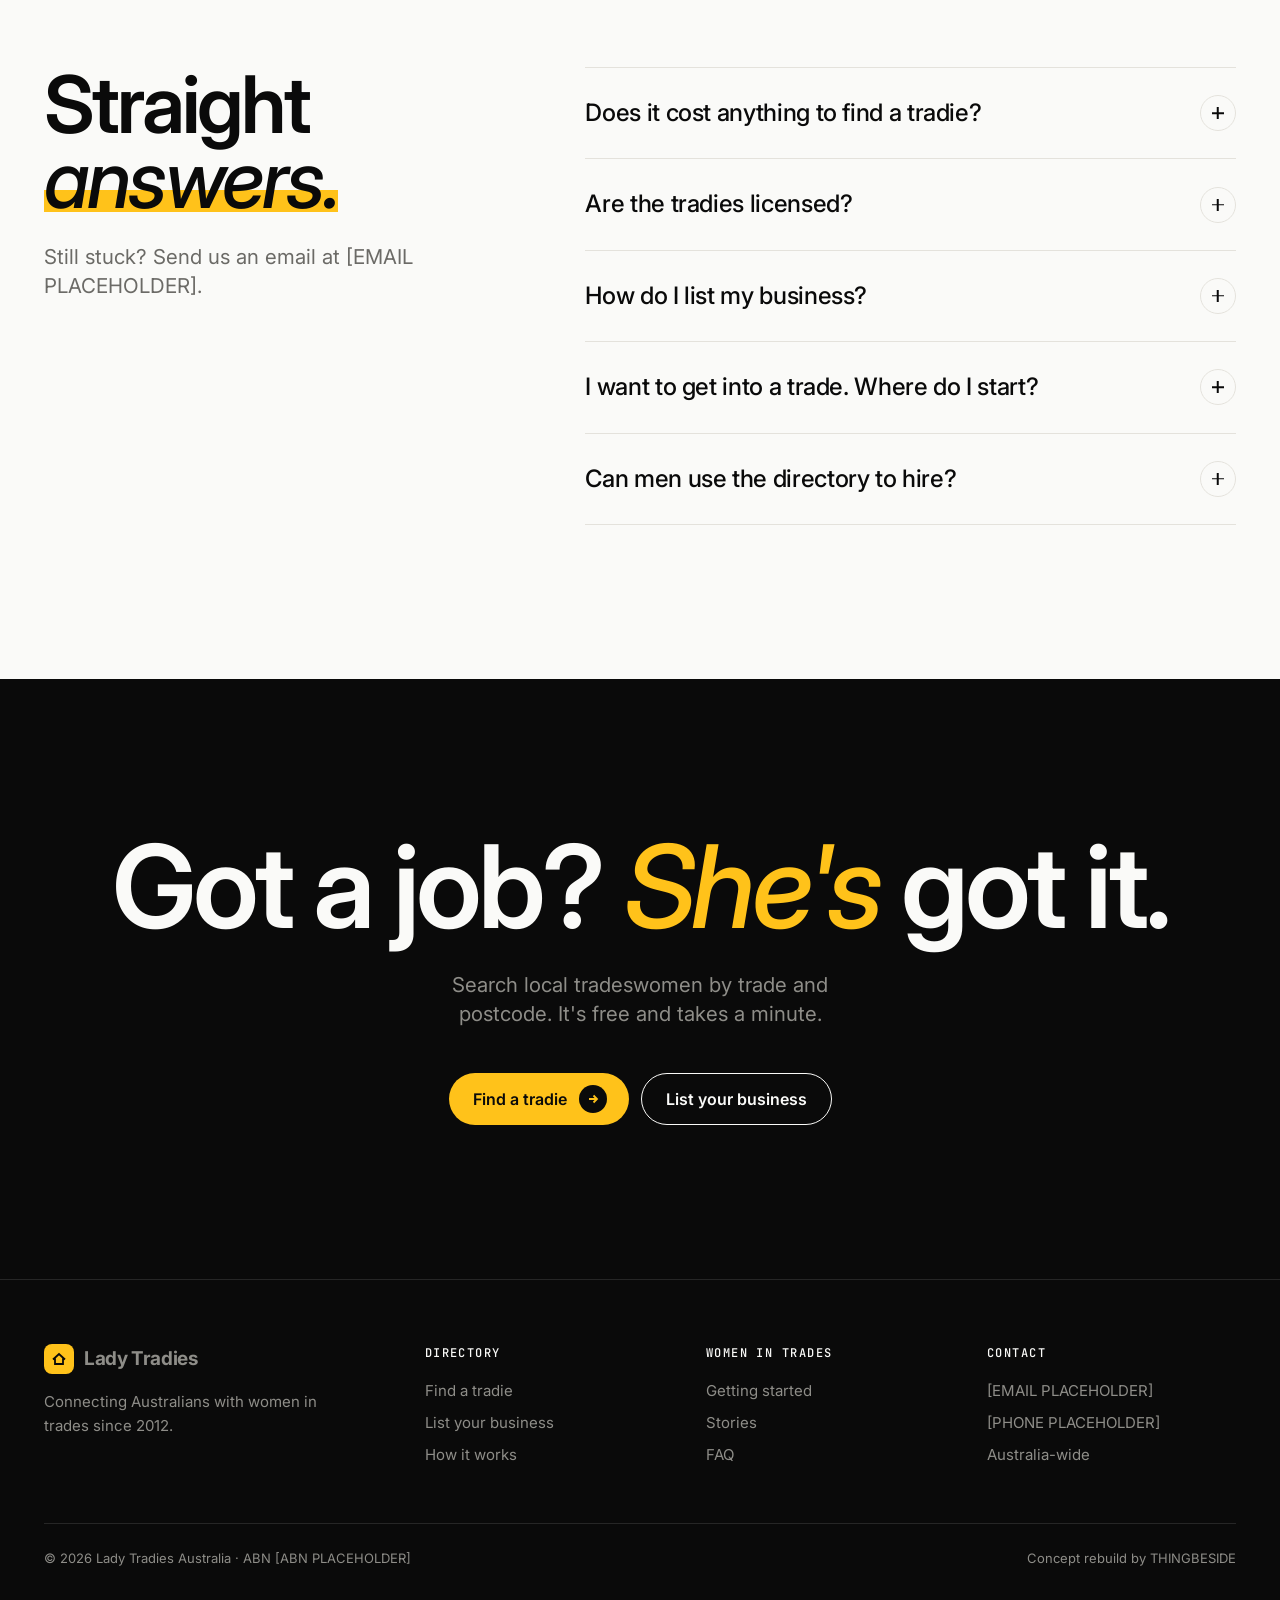
<file: lady-tradies/dark.html>
<!doctype html>
<html lang="en-AU">
<head>
<meta charset="utf-8">
<meta name="viewport" content="width=device-width, initial-scale=1">
<title>Lady Tradies Australia — Find a Female Tradie Near You</title>
<meta name="description" content="Australia's directory of qualified female carpenters, electricians, plumbers, painters and more. Find a tradeswoman near you, or list your trade business.">
<link rel="preconnect" href="https://fonts.googleapis.com">
<link rel="preconnect" href="https://fonts.gstatic.com" crossorigin>
<link href="https://api.fontshare.com/v2/css?f[]=switzer@400,500,600,700&display=swap" rel="stylesheet">
<link href="https://fonts.googleapis.com/css2?family=Inter:wght@400;500;600&family=JetBrains+Mono:wght@400;500&display=swap" rel="stylesheet">
<script type="application/ld+json">
{
  "@context": "https://schema.org",
  "@type": "Organization",
  "name": "Lady Tradies Australia",
  "url": "https://www.ladytradiests.com.au/",
  "foundingDate": "2012",
  "areaServed": "AU",
  "email": "[EMAIL PLACEHOLDER]",
  "telephone": "[PHONE PLACEHOLDER]"
}
</script>
<style>
:root{
  --ink:#0A0A0A; --ink-2:#141414; --paper:#FAFAF8; --paper-2:#F1F0EC;
  --line:#E4E2DC; --line-dark:#262626; --muted:#6B6A66; --muted-dark:#8E8D88;
  --accent:#FFC21A;            /* hi-vis amber — the only accent */
  --ok:#16A34A; --err:#DC2626; /* status only */
  --f-display:"Switzer", "Inter", system-ui, sans-serif;
  --f-body:"Inter", system-ui, sans-serif;
  --f-mono:"JetBrains Mono", ui-monospace, monospace;
  --r:14px; --r-sm:10px; --r-pill:999px;
  --ease:cubic-bezier(.22,1,.36,1);
  --wrap:1240px; --gut:24px;
  --t-hero:clamp(56px, 8.2vw, 112px);
  --t-h2:clamp(44px, 6.2vw, 88px);
  --t-sub:clamp(16px, 1.6vw, 22px);
}
*{box-sizing:border-box;margin:0;padding:0}
html{scroll-behavior:smooth;-webkit-text-size-adjust:100%}
body{background:var(--paper);color:var(--ink);font:400 17px/1.6 var(--f-body);overflow-x:hidden;-webkit-font-smoothing:antialiased}
img,canvas,svg{display:block;max-width:100%}
a{color:inherit;text-decoration:none}
button{font:inherit;color:inherit;background:none;border:0;cursor:pointer}
:focus-visible{outline:2px solid var(--accent);outline-offset:3px;border-radius:6px}
section[id]{scroll-margin-top:80px}
.wrap{max-width:var(--wrap);margin:0 auto;padding:0 var(--gut)}
.mono{font-family:var(--f-mono);font-size:12px;letter-spacing:.12em;text-transform:uppercase}
.h1,.h2{font-family:var(--f-display);font-weight:600;letter-spacing:-.035em;line-height:.95}
.h1{font-size:var(--t-hero)}
.h2{font-size:var(--t-h2)}
.sub{font-size:var(--t-sub);line-height:1.45;color:var(--muted);max-width:34ch;margin-top:24px}
.dark{background:var(--ink);color:var(--paper)}
.dark .sub{color:var(--muted-dark)}
em.hi{font-style:italic;font-weight:500;color:var(--accent)}
.light em.hi{color:var(--ink);background:linear-gradient(var(--accent),var(--accent)) 0 90%/100% .28em no-repeat} /* solid highlighter bar */
.eyebrow{display:inline-flex;align-items:center;gap:10px;color:var(--muted)}
.dark .eyebrow{color:var(--muted-dark)}
.eyebrow::before{content:"";width:8px;height:8px;background:var(--accent);border-radius:2px}

/* ---------- Buttons ---------- */
.btn{--h:52px;position:relative;display:inline-flex;align-items:center;gap:12px;height:var(--h);padding:0 22px 0 24px;border-radius:var(--r-pill);font-weight:600;font-size:16px;overflow:hidden;transition:transform .3s var(--ease),background-color .35s var(--ease),color .35s var(--ease);isolation:isolate;white-space:nowrap}
.btn:active{transform:scale(.97)}
.btn .lbl{display:grid;height:1.4em;overflow:hidden;line-height:1.4}
.btn .lbl span{grid-area:1/1;transition:transform .4s var(--ease)}
.btn .lbl span+span{transform:translateY(110%)}
.btn:hover .lbl span:first-child{transform:translateY(-110%)}
.btn:hover .lbl span+span{transform:translateY(0)}
.btn .arr{width:28px;height:28px;border-radius:50%;display:grid;place-items:center;transition:transform .4s var(--ease)}
.btn:hover .arr{transform:translateX(3px) rotate(-45deg)}
.btn-accent{background:var(--accent);color:var(--ink)}
.btn-accent .arr{background:var(--ink);color:var(--accent)}
.btn-ink{background:var(--ink);color:var(--paper)}
.btn-ink .arr{background:var(--accent);color:var(--ink)}
.btn-ghost{border:1px solid currentColor;padding:0 24px}
.btn-ghost::before{content:"";position:absolute;inset:0;background:currentColor;transform:translateY(101%);transition:transform .4s var(--ease);z-index:-1}
.dark .btn-ghost:hover{color:var(--ink)} .dark .btn-ghost:hover::before{background:var(--paper)}
.btn-ghost:hover::before{transform:none}
.light .btn-ghost:hover{color:var(--paper)} .light .btn-ghost:hover::before{background:var(--ink)}

/* ---------- Header ---------- */
.hdr{position:fixed;inset:0 0 auto;z-index:50;transition:background-color .4s var(--ease),border-color .4s var(--ease),color .4s;border-bottom:1px solid transparent;color:var(--paper)}
.hdr.solid{background:rgba(10,10,10,.92);border-color:var(--line-dark)}
.hdr.on-light{background:rgba(250,250,248,.94);border-color:var(--line);color:var(--ink)}
.hdr .wrap{display:flex;align-items:center;justify-content:space-between;height:72px;gap:24px}
.logo{display:flex;align-items:center;gap:10px;font-family:var(--f-display);font-weight:700;font-size:19px;letter-spacing:-.02em}
.logo-mark{width:30px;height:30px;border-radius:8px;background:var(--accent);display:grid;place-items:center;color:var(--ink)}
.nav{display:flex;gap:28px;font-size:15px}
.nav a{position:relative;opacity:.8;transition:opacity .3s}
.nav a:hover{opacity:1}
.nav a::after{content:"";position:absolute;left:0;right:0;bottom:-4px;height:1px;background:currentColor;transform:scaleX(0);transform-origin:right;transition:transform .4s var(--ease)}
.nav a:hover::after{transform:scaleX(1);transform-origin:left}
.hdr .btn{--h:44px;font-size:15px}
@media (max-width:960px){.nav{display:none}}
@media (max-width:520px){.hdr .btn .lbl{display:none}.hdr .btn{padding:0 8px}}

/* ---------- Hero ---------- */
.hero{min-height:100svh;display:grid;align-items:center;padding:120px 0 72px;position:relative;overflow:hidden}
.hero .wrap{display:grid;grid-template-columns:1.05fr 1fr;gap:48px;align-items:center;width:100%}
.hero .sub{max-width:30ch}
.hero-canvas-wrap{position:relative;aspect-ratio:1/1;width:100%}
.hero-canvas-wrap canvas{width:100%;height:100%}
.hero-tag{position:absolute;font-family:var(--f-mono);font-size:11px;letter-spacing:.1em;text-transform:uppercase;color:var(--muted-dark);display:flex;align-items:center;gap:8px}
.hero-tag i{width:6px;height:6px;border-radius:50%;background:var(--accent)}
.bracket{position:absolute;width:22px;height:22px;border-color:#3a3a3a;border-style:solid}
.bracket.tl{top:0;left:0;border-width:1px 0 0 1px}.bracket.tr{top:0;right:0;border-width:1px 1px 0 0}
.bracket.bl{bottom:0;left:0;border-width:0 0 1px 1px}.bracket.br{bottom:0;right:0;border-width:0 1px 1px 0}

.finder{margin-top:40px;display:flex;gap:8px;padding:8px;background:var(--ink-2);border:1px solid var(--line-dark);border-radius:var(--r-pill);max-width:560px}
.finder select,.finder input{flex:1;min-width:0;height:52px;background:transparent;border:0;color:var(--paper);font:500 16px var(--f-body);padding:0 18px;border-radius:var(--r-pill);appearance:none}
.finder select{background-image:url("data:image/svg+xml,%3Csvg xmlns='http://www.w3.org/2000/svg' width='12' height='8' fill='none' stroke='%238E8D88' stroke-width='1.5'%3E%3Cpath d='M1 1l5 5 5-5'/%3E%3C/svg%3E");background-repeat:no-repeat;background-position:right 16px center;padding-right:36px}
.finder select option{color:var(--ink)}
.finder input::placeholder{color:var(--muted-dark)}
.finder .sep{width:1px;background:var(--line-dark);margin:10px 0}
.finder input[aria-invalid="true"]{box-shadow:inset 0 0 0 1px var(--err)}
.finder-msg{min-height:22px;margin-top:10px;font-size:14px;padding-left:20px}
.finder-msg.err{color:var(--err)} .finder-msg.ok{color:var(--ok)}
.hero-meta{display:flex;gap:20px;align-items:center;margin-top:8px;color:var(--muted-dark);font-size:14px;flex-wrap:wrap}
.hero-meta a{border-bottom:1px solid #3a3a3a;padding-bottom:2px;transition:border-color .3s}
.hero-meta a:hover{border-color:var(--accent)}
.scroll-cue{position:absolute;bottom:28px;left:50%;transform:translateX(-50%);color:var(--muted-dark);display:flex;flex-direction:column;align-items:center;gap:10px}
.scroll-cue i{width:1px;height:40px;background:#333;position:relative;overflow:hidden}
.scroll-cue i::after{content:"";position:absolute;inset:0;background:var(--accent);animation:cue 2s var(--ease) infinite}
@keyframes cue{0%{transform:translateY(-100%)}100%{transform:translateY(100%)}}
@media (max-width:960px){
  .hero .wrap{grid-template-columns:1fr;gap:24px}
  .hero-canvas-wrap{order:-1;max-width:460px;margin:0 auto;aspect-ratio:1.15/1}
  .hero{padding-top:96px}
  .scroll-cue{display:none}
}
@media (max-width:560px){
  .finder{flex-direction:column;border-radius:20px}
  .finder .sep{width:auto;height:1px;margin:0 12px}
  .finder .btn{justify-content:space-between}
}

/* ---------- Trust bar ---------- */
.trust{border-top:1px solid var(--line-dark);padding:40px 0 56px}
.trust .wrap{display:grid;grid-template-columns:repeat(4,1fr);gap:24px}
.stat{border-left:1px solid var(--line-dark);padding-left:20px}
.stat b{display:block;font-family:var(--f-display);font-weight:600;font-size:clamp(40px,4.4vw,60px);letter-spacing:-.04em;line-height:1}
.stat b .u{color:var(--accent)}
.stat span{display:block;margin-top:10px;color:var(--muted-dark);font-size:15px}
.ph-note{margin-top:20px;color:#5a5955}
@media (max-width:760px){.trust .wrap{grid-template-columns:1fr 1fr;row-gap:32px}}

/* ---------- Signature: build story ---------- */
.story{position:relative;height:620vh}
.story-stage{position:sticky;top:0;height:100svh;overflow:hidden}
.story-stage canvas{position:absolute;inset:0;width:100%;height:100%}
.story-hud{position:absolute;inset:0;pointer-events:none}
.story-hud .wrap{position:relative;height:100%}
.hud-frame{position:absolute;inset:96px var(--gut) 120px}
.hud-frame .bracket{border-color:#3a3a3a;width:28px;height:28px}
.hud-copy{position:absolute;left:var(--gut);top:50%;transform:translateY(-50%);max-width:440px}
.hud-copy .stage-eye{color:var(--accent)}
.hud-copy .h2{margin-top:18px;font-size:clamp(44px,5.6vw,80px)}
.hud-copy p{margin-top:20px;color:var(--muted-dark);font-size:var(--t-sub);line-height:1.45;max-width:30ch}
.hud-copy .swap{transition:opacity .5s var(--ease),filter .5s var(--ease),transform .5s var(--ease)}
.hud-copy .swap.out{opacity:0;filter:blur(8px);transform:translateY(10px)}
.hud-count{position:absolute;right:var(--gut);top:118px;text-align:right}
.hud-count b{font-family:var(--f-display);font-weight:600;font-size:clamp(48px,6vw,84px);letter-spacing:-.04em;line-height:1;display:block}
.hud-count b small{font-size:.4em;color:var(--muted-dark);letter-spacing:0}
.hud-count>span{color:var(--muted-dark)}
.hud-intro{position:absolute;inset:0;display:grid;place-items:center;text-align:center;transition:opacity .6s var(--ease),filter .6s var(--ease)}
.hud-intro .inner{max-width:900px;padding:0 var(--gut)}
.hud-intro .sub{margin:24px auto 0;max-width:36ch}
.hud-intro .btn{pointer-events:auto;margin-top:36px}
.hud-intro small{display:block;margin-top:14px;color:var(--muted-dark)}
.hud-intro.gone{opacity:0;filter:blur(10px)}
.hud-copy,.hud-count,.tape{transition:opacity .6s var(--ease)}
.story:not(.started) .hud-copy,.story:not(.started) .hud-count,.story:not(.started) .tape{opacity:0}

/* tape-measure progress */
.tape{position:absolute;left:var(--gut);right:var(--gut);bottom:40px;height:56px}
.tape-body{position:absolute;left:0;right:0;top:0;height:30px;border:1px solid #333;border-radius:4px;overflow:hidden;background:#111}
.tape-fill{position:absolute;inset:0;background:var(--accent);transform-origin:left;transform:scaleX(0)}
.tape-ticks{position:absolute;inset:0;background-image:repeating-linear-gradient(90deg,rgba(255,255,255,.35) 0 1px,transparent 1px 10px);mask:linear-gradient(#000 0 40%,transparent 40%);-webkit-mask:linear-gradient(#000 0 40%,transparent 40%);mix-blend-mode:difference}
.tape-labels{position:absolute;left:0;right:0;top:38px;display:grid;grid-template-columns:repeat(5,1fr)}
.tape-labels span{font-family:var(--f-mono);font-size:11px;letter-spacing:.1em;text-transform:uppercase;color:#5a5955;transition:color .4s;border-left:1px solid #333;padding-left:8px}
.tape-labels span.on{color:var(--paper)}
.skip{position:absolute;right:var(--gut);bottom:110px;pointer-events:auto;color:var(--muted-dark);font-size:14px;border-bottom:1px solid #333}
.skip:hover{color:var(--paper)}
@media (max-width:860px){
  .hud-copy{top:auto;bottom:118px;transform:none;right:var(--gut)}
  .hud-copy .h2{font-size:40px;margin-top:10px}
  .hud-copy p{font-size:16px;margin-top:10px}
  .hud-count{top:92px}
  .hud-frame{inset:84px 12px 108px}
  .tape-labels span{font-size:9px;padding-left:4px;letter-spacing:.04em}
  .skip{display:none}
}

/* ---------- Light sections ---------- */
.light{background:var(--paper);color:var(--ink)}
.sec{padding:clamp(96px,12vw,160px) 0}
.sec-head{display:grid;grid-template-columns:1fr 1fr;gap:48px;align-items:end;margin-bottom:72px}
.sec-head .sub{justify-self:end;margin:0}
@media (max-width:860px){.sec-head{grid-template-columns:1fr;gap:20px;margin-bottom:48px}.sec-head .sub{justify-self:start}}

/* trades list (open, divider rows) */
.trades{border-top:1px solid var(--line)}
.trade-row{display:grid;grid-template-columns:72px 1.2fr 1.6fr 48px;gap:24px;align-items:center;padding:28px 0;border-bottom:1px solid var(--line);transition:padding .4s var(--ease),background-color .4s}
.trade-row .num{color:var(--muted)}
.trade-row h3{font-family:var(--f-display);font-weight:600;font-size:clamp(28px,3.2vw,44px);letter-spacing:-.03em;line-height:1;transition:transform .4s var(--ease)}
.trade-row p{color:var(--muted);max-width:46ch}
.trade-row .go{width:48px;height:48px;border-radius:50%;border:1px solid var(--line);display:grid;place-items:center;transition:background-color .35s,border-color .35s,transform .4s var(--ease)}
.trade-row:hover h3{transform:translateX(10px)}
.trade-row:hover .go{background:var(--accent);border-color:var(--accent);transform:rotate(-45deg)}
.trade-row:hover{background:var(--paper-2);padding-left:16px;padding-right:16px}
.cursor-img{position:fixed;left:0;top:0;width:280px;aspect-ratio:4/3;border-radius:var(--r);overflow:hidden;pointer-events:none;z-index:40;opacity:0;transform:translate(-50%,-50%) scale(.85);transition:opacity .35s var(--ease),transform .45s var(--ease)}
.cursor-img.on{opacity:1;transform:translate(-50%,-50%) scale(1)}
@media (max-width:760px){.trade-row{grid-template-columns:40px 1fr 40px;row-gap:8px}.trade-row p{grid-column:2/3;grid-row:2}.trade-row .go{width:40px;height:40px}.cursor-img{display:none}}
@media (hover:none){.cursor-img{display:none}}

/* placeholder imagery */
.ph{position:relative;background:#D9D6CE;color:#55534E;display:grid;place-items:center;text-align:center;overflow:hidden}
.ph::before{content:"";position:absolute;inset:0;background-image:repeating-linear-gradient(135deg,rgba(0,0,0,.05) 0 1px,transparent 1px 14px)}
.ph span{position:relative;font-family:var(--f-mono);font-size:11px;letter-spacing:.08em;text-transform:uppercase;padding:0 16px;line-height:1.5}
.dark .ph{background:#1b1b1b;color:#77756f}
.dark .ph::before{background-image:repeating-linear-gradient(135deg,rgba(255,255,255,.04) 0 1px,transparent 1px 14px)}

/* how it works: numbered rows */
.steps{display:grid;grid-template-columns:repeat(3,1fr);gap:0;border-top:1px solid var(--line)}
.step{padding:40px 32px 0 0;border-right:1px solid var(--line);margin-right:32px}
.step:last-child{border-right:0;margin-right:0}
.step .n{font-family:var(--f-display);font-weight:600;font-size:88px;letter-spacing:-.05em;line-height:1;color:var(--paper-2);-webkit-text-stroke:1px var(--ink)}
.step h3{font-family:var(--f-display);font-weight:600;font-size:28px;letter-spacing:-.02em;margin-top:28px}
.step p{color:var(--muted);margin-top:10px;max-width:32ch}
@media (max-width:860px){.steps{grid-template-columns:1fr}.step{border-right:0;margin-right:0;padding:32px 0;border-bottom:1px solid var(--line)}}

/* quiz (card) */
.quiz{display:grid;grid-template-columns:1fr 1.1fr;gap:clamp(32px,6vw,96px);align-items:start}
.quiz-card{background:var(--ink);color:var(--paper);border-radius:24px;padding:clamp(24px,4vw,48px);min-height:520px;display:flex;flex-direction:column}
.quiz-top{display:flex;justify-content:space-between;color:var(--muted-dark)}
.quiz-bar{height:3px;background:#262626;border-radius:3px;margin:20px 0 40px;overflow:hidden}
.quiz-bar i{display:block;height:100%;background:var(--accent);width:0;transition:width .6s var(--ease)}
.quiz-q{font-family:var(--f-display);font-weight:600;font-size:clamp(28px,3vw,40px);letter-spacing:-.03em;line-height:1.05}
.chips{display:flex;flex-wrap:wrap;gap:10px;margin-top:32px}
.chip{min-height:48px;padding:0 20px;border:1px solid #333;border-radius:var(--r-pill);font-size:16px;transition:background-color .3s,border-color .3s,color .3s,transform .3s var(--ease)}
.chip:hover{border-color:var(--paper)}
.chip:active{transform:scale(.97)}
.chip[aria-pressed="true"]{background:var(--accent);border-color:var(--accent);color:var(--ink)}
.quiz-body{flex:1;transition:opacity .4s var(--ease),filter .4s var(--ease)}
.quiz-body.out{opacity:0;filter:blur(6px)}
.quiz-foot{display:flex;justify-content:space-between;align-items:center;margin-top:40px}
.quiz-foot .back{color:var(--muted-dark);font-size:15px}
.quiz-foot .back:disabled{opacity:.3;cursor:default}
.result-trade{font-family:var(--f-display);font-weight:600;font-size:clamp(48px,6vw,80px);letter-spacing:-.04em;line-height:.95;color:var(--accent);margin-top:16px}
.result-p{color:var(--muted-dark);margin-top:20px;max-width:40ch}
.result-alt{margin-top:24px;color:var(--muted-dark);font-size:15px}
.result-alt b{color:var(--paper);font-weight:500}
.quiz-aside ul{list-style:none;margin-top:40px;border-top:1px solid var(--line)}
.quiz-aside li{display:flex;gap:16px;padding:18px 0;border-bottom:1px solid var(--line);color:var(--muted)}
.quiz-aside li b{color:var(--ink);font-weight:600;min-width:28px;font-family:var(--f-mono);font-size:13px;padding-top:3px}
@media (max-width:960px){.quiz{grid-template-columns:1fr}.quiz-card{min-height:480px}}

/* join split */
.join{display:grid;grid-template-columns:1fr 1fr;gap:clamp(32px,6vw,96px);align-items:center}
.join-img{aspect-ratio:4/5;border-radius:24px;overflow:hidden}
.join-img .ph{width:100%;height:100%;transition:transform .8s var(--ease)}
.join-img:hover .ph{transform:scale(1.04)}
.perks{list-style:none;margin:40px 0;border-top:1px solid var(--line-dark)}
.perks li{display:grid;grid-template-columns:28px 1fr;gap:16px;padding:18px 0;border-bottom:1px solid var(--line-dark);color:var(--muted-dark)}
.perks li b{color:var(--paper);font-weight:600;display:block}
.perks svg{color:var(--accent);margin-top:3px}
.join-ctas{display:flex;gap:12px;flex-wrap:wrap}
@media (max-width:860px){.join{grid-template-columns:1fr}.join-img{aspect-ratio:4/3}}

/* stories (bento cards) */
.bento{display:grid;grid-template-columns:repeat(6,1fr);gap:16px}
.card{border:1px solid var(--line);border-radius:var(--r);overflow:hidden;background:var(--paper);transition:transform .45s var(--ease),border-color .4s,background-color .4s;display:flex;flex-direction:column}
.card:hover{transform:translateY(-4px);border-color:#cfccc4;background:#fff}
.card .media{overflow:hidden;aspect-ratio:16/10}
.card .media .ph{width:100%;height:100%;transition:transform .7s var(--ease)}
.card:hover .media .ph{transform:scale(1.05)}
.card .body{padding:28px;display:flex;flex-direction:column;gap:16px;flex:1}
.card blockquote{font-family:var(--f-display);font-weight:500;font-size:22px;letter-spacing:-.015em;line-height:1.3}
.card .who{display:flex;justify-content:space-between;align-items:center;color:var(--muted);font-size:14px;margin-top:auto}
.card .tag{font-family:var(--f-mono);font-size:11px;letter-spacing:.1em;text-transform:uppercase;border:1px solid var(--line);border-radius:var(--r-pill);padding:4px 10px}
.c-a{grid-column:span 4}.c-b{grid-column:span 2}.c-c{grid-column:span 2}.c-d{grid-column:span 2}.c-e{grid-column:span 2}
.c-a .media{aspect-ratio:21/9}
@media (max-width:960px){.bento{grid-template-columns:1fr 1fr}.c-a{grid-column:span 2}.c-b,.c-c,.c-d,.c-e{grid-column:span 1}}
@media (max-width:620px){.bento{grid-template-columns:1fr}.c-a,.c-b,.c-c,.c-d,.c-e{grid-column:span 1}}

/* states */
.states{display:grid;grid-template-columns:repeat(4,1fr);border-top:1px solid var(--line)}
.state{padding:28px 20px 28px 0;border-bottom:1px solid var(--line);display:flex;justify-content:space-between;align-items:baseline;gap:12px}
.state b{font-family:var(--f-display);font-weight:600;font-size:clamp(28px,3vw,40px);letter-spacing:-.03em}
.state span{color:var(--muted);font-size:14px;text-align:right}
.dot{display:inline-block;width:8px;height:8px;border-radius:50%;background:var(--ok);margin-right:6px;vertical-align:1px}
@media (max-width:860px){.states{grid-template-columns:1fr 1fr}}

/* FAQ */
.faq{display:grid;grid-template-columns:1fr 1.4fr;gap:clamp(32px,6vw,96px)}
.qa{border-top:1px solid var(--line)}
.qa details{border-bottom:1px solid var(--line)}
.qa summary{list-style:none;display:flex;justify-content:space-between;gap:24px;align-items:center;padding:26px 0;cursor:pointer;font-family:var(--f-display);font-weight:500;font-size:clamp(20px,2vw,24px);letter-spacing:-.015em}
.qa summary::-webkit-details-marker{display:none}
.qa summary i{flex:none;width:36px;height:36px;border-radius:50%;border:1px solid var(--line);position:relative;transition:background-color .3s,border-color .3s,transform .4s var(--ease)}
.qa summary i::before,.qa summary i::after{content:"";position:absolute;left:50%;top:50%;width:12px;height:1.5px;background:currentColor;transform:translate(-50%,-50%)}
.qa summary i::after{transform:translate(-50%,-50%) rotate(90deg);transition:transform .4s var(--ease)}
.qa details[open] summary i{background:var(--accent);border-color:var(--accent)}
.qa details[open] summary i::after{transform:translate(-50%,-50%) rotate(0)}
.qa .ans{display:grid;grid-template-rows:0fr;transition:grid-template-rows .45s var(--ease)}
.qa details[open] .ans{grid-template-rows:1fr}
.qa .ans>div{overflow:hidden}
.qa .ans p{color:var(--muted);padding-bottom:26px;max-width:60ch}
@media (max-width:860px){.faq{grid-template-columns:1fr}}

/* final CTA */
.final{text-align:center}
.final .h2{font-size:clamp(52px,9vw,140px)}
.final .sub{margin:28px auto 0;max-width:36ch}
.final .ctas{display:flex;gap:12px;justify-content:center;margin-top:44px;flex-wrap:wrap}

/* footer */
.ftr{border-top:1px solid var(--line-dark);padding:64px 0 120px;color:var(--muted-dark);font-size:15px}
.ftr .wrap{display:grid;grid-template-columns:1.4fr 1fr 1fr 1fr;gap:32px}
.ftr h4{font-family:var(--f-mono);font-size:12px;letter-spacing:.12em;text-transform:uppercase;color:var(--paper);font-weight:500;margin-bottom:16px}
.ftr ul{list-style:none;display:grid;gap:8px}
.ftr a:hover{color:var(--paper)}
.ftr .legal{grid-column:1/-1;border-top:1px solid var(--line-dark);padding-top:24px;margin-top:24px;display:flex;justify-content:space-between;gap:16px;flex-wrap:wrap;font-size:13px}
@media (max-width:760px){.ftr .wrap{grid-template-columns:1fr 1fr}.ftr .wrap>div:first-child{grid-column:1/-1}}

/* sticky offer bar */
.bar{position:fixed;left:50%;bottom:16px;z-index:45;transform:translate(-50%,140%);transition:transform .6s var(--ease);display:flex;align-items:center;gap:16px;padding:8px 8px 8px 22px;background:var(--ink);color:var(--paper);border:1px solid var(--line-dark);border-radius:var(--r-pill);width:min(620px,calc(100% - 24px))}
.bar.on{transform:translate(-50%,0)}
.bar p{flex:1;font-size:15px;line-height:1.3}
.bar p b{color:var(--accent);font-weight:600}
.bar .btn{--h:44px;font-size:15px}
@media (max-width:520px){.bar p{font-size:13px}.bar .btn{padding:0 6px 0 16px}}

/* ---------- Motion ---------- */
.blur-in .w{display:inline-block;filter:blur(10px);opacity:0;transform:translateY(16px);transition:filter .7s var(--ease),opacity .7s var(--ease),transform .7s var(--ease);transition-delay:calc(var(--i) * 70ms + var(--d, 0ms))}
.blur-in.in .w{filter:blur(0);opacity:1;transform:none}
.reveal{filter:blur(8px);opacity:0;transform:translateY(24px);transition:filter .8s var(--ease),opacity .8s var(--ease),transform .8s var(--ease);transition-delay:var(--d,0ms)}
.reveal.in{filter:none;opacity:1;transform:none}
body.leaving main,body.leaving .hdr{filter:blur(8px);opacity:0;transition:filter .5s var(--ease),opacity .5s var(--ease)}
@media (prefers-reduced-motion:reduce){
  html{scroll-behavior:auto}
  .blur-in .w,.reveal{filter:none!important;transform:none!important;transition:opacity .4s linear}
  .hud-copy .swap.out{filter:none;transform:none}
  .scroll-cue i::after{animation:none}
  .story{height:auto}
  .story-stage{position:relative;height:100svh}
}
</style>
</head>
<body>

<header class="hdr" id="hdr">
  <div class="wrap">
    <a href="#top" class="logo" aria-label="Lady Tradies Australia — home">
      <span class="logo-mark" aria-hidden="true"><svg width="16" height="16" viewBox="0 0 16 16" fill="none" stroke="currentColor" stroke-width="1.8"><path d="M2 8.5 8 3l6 5.5M4 7.5V13h8V7.5"/></svg></span>
      Lady Tradies
    </a>
    <nav class="nav" aria-label="Main">
      <a href="#trades">Find a tradie</a>
      <a href="#how">How it works</a>
      <a href="#start">Getting started</a>
      <a href="#join">List your business</a>
      <a href="#faq">FAQ</a>
    </nav>
    <a href="#top" class="btn btn-accent js-focus-finder">
      <span class="lbl"><span>Find a tradie</span><span>Find a tradie</span></span>
      <span class="arr" aria-hidden="true"><svg width="12" height="12" viewBox="0 0 12 12" fill="none" stroke="currentColor" stroke-width="1.8"><path d="M2 6h8M6.5 2.5 10 6l-3.5 3.5"/></svg></span>
    </a>
  </div>
</header>

<main id="top">

<!-- ============ HERO ============ -->
<section class="hero dark" aria-labelledby="h1">
  <div class="wrap">
    <div>
      <p class="eyebrow mono blur-in" data-split>Lady Tradies Australia · Since 2012</p>
      <h1 id="h1" class="h1 blur-in" data-split style="margin-top:24px">Built by women. <em class="hi">Booked</em> by you.</h1>
      <p class="sub blur-in" data-split style="--d:300ms">Find qualified female carpenters, electricians, plumbers and more, Australia-wide.</p>

      <form class="finder reveal" style="--d:600ms" id="finder" action="/directory" method="get" novalidate>
        <label class="sr" for="f-trade" hidden>Trade</label>
        <select id="f-trade" name="trade" aria-label="Trade">
          <option value="">Any trade</option>
          <option>Carpenter</option><option>Electrician</option><option>Plumber</option>
          <option>Painter</option><option>Tiler</option><option>Landscaper</option>
          <option>Builder</option><option>Handywoman</option>
        </select>
        <span class="sep" aria-hidden="true"></span>
        <input id="f-pc" name="postcode" inputmode="numeric" maxlength="4" placeholder="Postcode" aria-label="Postcode" aria-describedby="f-msg" autocomplete="postal-code">
        <button class="btn btn-accent" type="submit">
          <span class="lbl"><span>Search</span><span>Search</span></span>
          <span class="arr" aria-hidden="true"><svg width="12" height="12" viewBox="0 0 12 12" fill="none" stroke="currentColor" stroke-width="1.8"><circle cx="5" cy="5" r="3.5"/><path d="m7.6 7.6 3 3"/></svg></span>
        </button>
      </form>
      <p class="finder-msg" id="f-msg" role="status" aria-live="polite"></p>
      <div class="hero-meta reveal" style="--d:750ms">
        <span>Are you a tradeswoman?</span>
        <a href="#join">List your business →</a>
      </div>
    </div>

    <div class="hero-canvas-wrap reveal" style="--d:200ms">
      <canvas id="hero3d" aria-label="Animated 3D wireframe house being built trade by trade" role="img"></canvas>
      <span class="bracket tl"></span><span class="bracket tr"></span><span class="bracket bl"></span><span class="bracket br"></span>
      <span class="hero-tag" style="left:16px;top:16px"><i></i><span id="hero-tag">Framing</span></span>
      <span class="hero-tag" style="right:16px;bottom:16px">Drag to turn</span>
    </div>
  </div>
  <div class="scroll-cue mono" aria-hidden="true">Scroll<i></i></div>
</section>

<!-- ============ TRUST ============ -->
<section class="trust dark" aria-label="Lady Tradies in numbers">
  <div class="wrap">
    <div class="stat reveal"><b><span data-count="14">14</span><span class="u">+</span></b><span>Years connecting women in trades</span></div>
    <div class="stat reveal" style="--d:80ms"><b><span data-count="1200">1,200</span><span class="u">+</span></b><span>Tradeswomen listed</span></div>
    <div class="stat reveal" style="--d:160ms"><b><span data-count="40">40</span><span class="u">+</span></b><span>Trades &amp; specialties</span></div>
    <div class="stat reveal" style="--d:240ms"><b><span data-count="8">8</span></b><span>States &amp; territories covered</span></div>
  </div>
  <div class="wrap"><p class="mono ph-note">[Placeholder figures — replace with verified numbers]</p></div>
</section>

<!-- ============ SIGNATURE: BUILD STORY ============ -->
<section class="story dark" id="story" aria-label="One house, every trade — scroll story">
  <div class="story-stage">
    <canvas id="story3d" aria-hidden="true"></canvas>
    <div class="story-hud">
      <div class="hud-frame" aria-hidden="true"><span class="bracket tl"></span><span class="bracket tr"></span><span class="bracket bl"></span><span class="bracket br"></span></div>

      <div class="hud-intro" id="hud-intro">
        <div class="inner">
          <p class="eyebrow mono">One house · Five tradeswomen</p>
          <h2 class="h2" style="margin-top:20px">Every trade. <em class="hi">Her</em> hands.</h2>
          <p class="sub">Watch a home go up, from the first stud to the front garden.</p>
          <button class="btn btn-accent" id="watch">
            <span class="arr" aria-hidden="true" style="margin-left:-12px"><svg width="10" height="12" viewBox="0 0 10 12" fill="currentColor"><path d="M0 0l10 6-10 6z"/></svg></span>
            <span class="lbl"><span>Watch it go up</span><span>Watch it go up</span></span>
          </button>
          <small class="mono">or scroll</small>
        </div>
      </div>

      <div class="hud-count mono" aria-hidden="true"><b><span id="hud-n">01</span><small> / 05</small></b><span id="hud-pct">0% built</span></div>

      <div class="hud-copy" aria-live="polite">
        <div class="swap" id="hud-swap">
          <p class="mono stage-eye" id="hud-eye">Stage 01 · Carpenter</p>
          <h3 class="h2" id="hud-title">Frame it up.</h3>
          <p id="hud-sub">Plates, studs and rafters, measured twice and cut once.</p>
        </div>
      </div>

      <a href="#trades" class="skip">Skip the build ↓</a>

      <div class="tape" aria-hidden="true">
        <div class="tape-body"><div class="tape-fill" id="tape-fill"></div><div class="tape-ticks"></div></div>
        <div class="tape-labels" id="tape-labels"><span>Frame</span><span>Wire</span><span>Plumb</span><span>Finish</span><span>Garden</span></div>
      </div>
    </div>
  </div>
</section>

<!-- ============ TRADES ============ -->
<section class="light sec" id="trades" aria-labelledby="trades-h">
  <div class="wrap">
    <div class="sec-head">
      <h2 id="trades-h" class="h2 blur-in" data-split>Pick a trade. <em class="hi">Meet</em> her.</h2>
      <p class="sub reveal">Every listing is a real Australian tradeswoman with her own business, licence and reviews.</p>
    </div>
    <div class="trades" id="trade-list">
      <a href="#top" class="trade-row reveal js-trade" data-trade="Carpenter" data-img="Carpenter framing a wall"><span class="num mono">01</span><h3>Carpentry</h3><p>Decks, framing, doors and built-ins, finished properly.</p><span class="go" aria-hidden="true"><svg width="14" height="14" viewBox="0 0 12 12" fill="none" stroke="currentColor" stroke-width="1.6"><path d="M2 6h8M6.5 2.5 10 6l-3.5 3.5"/></svg></span></a>
      <a href="#top" class="trade-row reveal js-trade" data-trade="Electrician" data-img="Electrician at a switchboard"><span class="num mono">02</span><h3>Electrical</h3><p>Licensed sparkies for lights, power points, switchboards and solar.</p><span class="go" aria-hidden="true"><svg width="14" height="14" viewBox="0 0 12 12" fill="none" stroke="currentColor" stroke-width="1.6"><path d="M2 6h8M6.5 2.5 10 6l-3.5 3.5"/></svg></span></a>
      <a href="#top" class="trade-row reveal js-trade" data-trade="Plumber" data-img="Plumber under a kitchen sink"><span class="num mono">03</span><h3>Plumbing</h3><p>Leaks, hot water, gas fitting and bathroom rough-ins.</p><span class="go" aria-hidden="true"><svg width="14" height="14" viewBox="0 0 12 12" fill="none" stroke="currentColor" stroke-width="1.6"><path d="M2 6h8M6.5 2.5 10 6l-3.5 3.5"/></svg></span></a>
      <a href="#top" class="trade-row reveal js-trade" data-trade="Painter" data-img="Painter cutting in a ceiling line"><span class="num mono">04</span><h3>Painting</h3><p>Clean lines, careful prep and no mess left behind.</p><span class="go" aria-hidden="true"><svg width="14" height="14" viewBox="0 0 12 12" fill="none" stroke="currentColor" stroke-width="1.6"><path d="M2 6h8M6.5 2.5 10 6l-3.5 3.5"/></svg></span></a>
      <a href="#top" class="trade-row reveal js-trade" data-trade="Tiler" data-img="Tiler laying a bathroom floor"><span class="num mono">05</span><h3>Tiling</h3><p>Bathrooms, splashbacks and floors set dead level.</p><span class="go" aria-hidden="true"><svg width="14" height="14" viewBox="0 0 12 12" fill="none" stroke="currentColor" stroke-width="1.6"><path d="M2 6h8M6.5 2.5 10 6l-3.5 3.5"/></svg></span></a>
      <a href="#top" class="trade-row reveal js-trade" data-trade="Landscaper" data-img="Landscaper planting a front garden"><span class="num mono">06</span><h3>Landscaping</h3><p>Gardens, paving, retaining walls and the yard you'll actually use.</p><span class="go" aria-hidden="true"><svg width="14" height="14" viewBox="0 0 12 12" fill="none" stroke="currentColor" stroke-width="1.6"><path d="M2 6h8M6.5 2.5 10 6l-3.5 3.5"/></svg></span></a>
      <a href="#top" class="trade-row reveal js-trade" data-trade="Handywoman" data-img="Handywoman fixing a cabinet hinge"><span class="num mono">07</span><h3>Handywoman</h3><p>The odd-jobs list you've been putting off, done in one visit.</p><span class="go" aria-hidden="true"><svg width="14" height="14" viewBox="0 0 12 12" fill="none" stroke="currentColor" stroke-width="1.6"><path d="M2 6h8M6.5 2.5 10 6l-3.5 3.5"/></svg></span></a>
    </div>
  </div>
  <div class="cursor-img ph" id="cursor-img" aria-hidden="true"><span id="cursor-img-t">Photo placeholder</span></div>
</section>

<!-- ============ HOW IT WORKS ============ -->
<section class="light sec" id="how" aria-labelledby="how-h" style="padding-top:0">
  <div class="wrap">
    <div class="sec-head">
      <h2 id="how-h" class="h2 blur-in" data-split>Three steps. <em class="hi">No</em> runaround.</h2>
      <p class="sub reveal">You get in touch with the tradeswoman yourself. We don't take a cut.</p>
    </div>
    <div class="steps">
      <div class="step reveal"><div class="n">01</div><h3>Search your area</h3><p>Choose a trade, enter your postcode and browse the local listings.</p></div>
      <div class="step reveal" style="--d:100ms"><div class="n">02</div><h3>Check her work</h3><p>Look through her profile, licence details, photos and reviews.</p></div>
      <div class="step reveal" style="--d:200ms"><div class="n">03</div><h3>Contact her directly</h3><p>Call or message her for a quote. It's between you and her.</p></div>
    </div>
  </div>
</section>

<!-- ============ GETTING STARTED QUIZ ============ -->
<section class="light sec" id="start" aria-labelledby="start-h" style="background:var(--paper-2)">
  <div class="wrap quiz">
    <div class="quiz-aside">
      <p class="eyebrow mono">Getting started</p>
      <h2 id="start-h" class="h2 blur-in" data-split style="margin-top:20px">Thinking about a trade? <em class="hi">Start</em> here.</h2>
      <p class="sub reveal">Answer three quick questions and we'll suggest a trade that could suit you.</p>
      <ul class="reveal">
        <li><b>01</b>Find out what each trade involves day to day</li>
        <li><b>02</b>Learn how apprenticeships and TAFE pathways work</li>
        <li><b>03</b>Get in touch with women already working in the trade</li>
      </ul>
    </div>

    <div class="quiz-card dark reveal" id="quiz">
      <div class="quiz-top mono"><span id="q-step">Question 1 / 3</span><span>~20 sec</span></div>
      <div class="quiz-bar"><i id="q-bar"></i></div>
      <div class="quiz-body" id="q-body"></div>
      <div class="quiz-foot">
        <button class="back" id="q-back" disabled>← Back</button>
        <span class="mono" style="color:var(--muted-dark)" id="q-hint">Pick one</span>
      </div>
    </div>
  </div>
</section>

<!-- ============ JOIN ============ -->
<section class="dark sec" id="join" aria-labelledby="join-h">
  <div class="wrap join">
    <div class="join-img reveal"><div class="ph"><span>Photo: tradeswoman on site with her ute<br>(client to supply)</span></div></div>
    <div>
      <p class="eyebrow mono">For tradeswomen</p>
      <h2 id="join-h" class="h2 blur-in" data-split style="margin-top:20px">Your trade. <em class="hi">Seen.</em></h2>
      <p class="sub reveal">List your business where customers go looking for a female tradie.</p>
      <ul class="perks reveal">
        <li><svg width="16" height="16" viewBox="0 0 16 16" fill="none" stroke="currentColor" stroke-width="1.8"><path d="m3 8.5 3 3 7-7"/></svg><div><b>Get found locally</b>Show up when people in your area search for your trade.</div></li>
        <li><svg width="16" height="16" viewBox="0 0 16 16" fill="none" stroke="currentColor" stroke-width="1.8"><path d="m3 8.5 3 3 7-7"/></svg><div><b>Show off your work</b>Add photos, your licence and service area to your profile.</div></li>
        <li><svg width="16" height="16" viewBox="0 0 16 16" fill="none" stroke="currentColor" stroke-width="1.8"><path d="m3 8.5 3 3 7-7"/></svg><div><b>Join the network</b>Meet other women in trades across Australia.</div></li>
      </ul>
      <div class="join-ctas">
        <a href="#" class="btn btn-accent"><span class="lbl"><span>List my business</span><span>List my business</span></span><span class="arr" aria-hidden="true"><svg width="12" height="12" viewBox="0 0 12 12" fill="none" stroke="currentColor" stroke-width="1.8"><path d="M2 6h8M6.5 2.5 10 6l-3.5 3.5"/></svg></span></a>
        <a href="#faq" class="btn btn-ghost"><span class="lbl"><span>How listing works</span><span>How listing works</span></span></a>
      </div>
    </div>
  </div>
</section>

<!-- ============ STORIES ============ -->
<section class="light sec" id="stories" aria-labelledby="stories-h">
  <div class="wrap">
    <div class="sec-head">
      <h2 id="stories-h" class="h2 blur-in" data-split>Homeowners <em class="hi">talk.</em></h2>
      <p class="sub reveal">Reviews from homeowners and stories from the tradeswomen they hired.</p>
    </div>
    <div class="bento">
      <article class="card c-a reveal"><div class="media"><div class="ph"><span>Photo: finished deck build (client to supply)</span></div></div><div class="body"><blockquote>"[Placeholder review] She turned up on time, explained everything, and the deck is rock solid."</blockquote><div class="who"><span>[Customer name] · [Suburb, State]</span><span class="tag">Carpentry</span></div></div></article>
      <article class="card c-b reveal" style="--d:80ms"><div class="body"><blockquote>"[Placeholder review] Clean, tidy, and she fixed what two others couldn't."</blockquote><div class="who"><span>[Customer name]</span><span class="tag">Plumbing</span></div></div></article>
      <article class="card c-c reveal"><div class="media"><div class="ph"><span>Photo: switchboard upgrade</span></div></div><div class="body"><blockquote>"[Placeholder review] Quick quote, fair price, safe job."</blockquote><div class="who"><span>[Customer name]</span><span class="tag">Electrical</span></div></div></article>
      <article class="card c-d reveal" style="--d:80ms"><div class="media"><div class="ph"><span>Photo: tiled bathroom</span></div></div><div class="body"><blockquote>"[Placeholder review] Every line dead straight. Love it."</blockquote><div class="who"><span>[Customer name]</span><span class="tag">Tiling</span></div></div></article>
      <article class="card c-e reveal" style="--d:160ms"><div class="media"><div class="ph"><span>Photo: tradeswoman portrait</span></div></div><div class="body"><blockquote>"[Placeholder story] Listing here brought me my first regular clients."</blockquote><div class="who"><span>[Tradeswoman] · [Trade]</span><span class="tag">Member</span></div></div></article>
    </div>
  </div>
</section>

<!-- ============ STATES ============ -->
<section class="light sec" aria-labelledby="states-h" style="padding-top:0">
  <div class="wrap">
    <div class="sec-head">
      <h2 id="states-h" class="h2 blur-in" data-split>Coast to coast. <em class="hi">Town</em> to town.</h2>
      <p class="sub reveal">Tradeswomen listed in every state and territory, in the cities and out in the regions.</p>
    </div>
    <div class="states reveal">
      <div class="state"><b>NSW</b><span><i class="dot"></i>Listings open</span></div>
      <div class="state"><b>VIC</b><span><i class="dot"></i>Listings open</span></div>
      <div class="state"><b>QLD</b><span><i class="dot"></i>Listings open</span></div>
      <div class="state"><b>WA</b><span><i class="dot"></i>Listings open</span></div>
      <div class="state"><b>SA</b><span><i class="dot"></i>Listings open</span></div>
      <div class="state"><b>TAS</b><span><i class="dot"></i>Listings open</span></div>
      <div class="state"><b>ACT</b><span><i class="dot"></i>Listings open</span></div>
      <div class="state"><b>NT</b><span><i class="dot"></i>Listings open</span></div>
    </div>
  </div>
</section>

<!-- ============ FAQ ============ -->
<section class="light sec" id="faq" aria-labelledby="faq-h" style="padding-top:0">
  <div class="wrap faq">
    <div>
      <h2 id="faq-h" class="h2 blur-in" data-split>Straight <em class="hi">answers.</em></h2>
      <p class="sub reveal">Still stuck? Send us an email at [EMAIL PLACEHOLDER].</p>
    </div>
    <div class="qa reveal">
      <details><summary>Does it cost anything to find a tradie?<i aria-hidden="true"></i></summary><div class="ans"><div><p>No. Searching the directory is free. You contact the tradeswoman yourself, and the price of the job is agreed between the two of you.</p></div></div></details>
      <details><summary>Are the tradies licensed?<i aria-hidden="true"></i></summary><div class="ans"><div><p>Listings show the licence details each tradeswoman provides. For licensed work like electrical, plumbing and gas, always check her licence number with your state's licensing body before work starts. [Confirm verification policy with client]</p></div></div></details>
      <details><summary>How do I list my business?<i aria-hidden="true"></i></summary><div class="ans"><div><p>Click "List my business", fill in your trade, service area and contact details, and add a few photos of your work. [Confirm listing fee / process with client]</p></div></div></details>
      <details><summary>I want to get into a trade. Where do I start?<i aria-hidden="true"></i></summary><div class="ans"><div><p>Try the Getting Started quiz above, then read up on apprenticeships and pre-apprenticeship courses through TAFE in your state. Talking to a woman already in the trade helps too.</p></div></div></details>
      <details><summary>Can men use the directory to hire?<i aria-hidden="true"></i></summary><div class="ans"><div><p>Of course. Anyone can search and hire. Every tradie listed in the directory is a woman.</p></div></div></details>
    </div>
  </div>
</section>

<!-- ============ FINAL CTA ============ -->
<section class="dark sec final" aria-labelledby="final-h">
  <div class="wrap">
    <h2 id="final-h" class="h2 blur-in" data-split>Got a job? <em class="hi">She's</em> got it.</h2>
    <p class="sub reveal">Search local tradeswomen by trade and postcode. It's free and takes a minute.</p>
    <div class="ctas reveal">
      <a href="#top" class="btn btn-accent js-focus-finder"><span class="lbl"><span>Find a tradie</span><span>Find a tradie</span></span><span class="arr" aria-hidden="true"><svg width="12" height="12" viewBox="0 0 12 12" fill="none" stroke="currentColor" stroke-width="1.8"><path d="M2 6h8M6.5 2.5 10 6l-3.5 3.5"/></svg></span></a>
      <a href="#join" class="btn btn-ghost"><span class="lbl"><span>List your business</span><span>List your business</span></span></a>
    </div>
  </div>
</section>
</main>

<footer class="ftr dark">
  <div class="wrap">
    <div>
      <a href="#top" class="logo"><span class="logo-mark" aria-hidden="true"><svg width="16" height="16" viewBox="0 0 16 16" fill="none" stroke="currentColor" stroke-width="1.8"><path d="M2 8.5 8 3l6 5.5M4 7.5V13h8V7.5"/></svg></span>Lady Tradies</a>
      <p style="margin-top:16px;max-width:34ch">Connecting Australians with women in trades since 2012.</p>
    </div>
    <div><h4>Directory</h4><ul><li><a href="#trades">Find a tradie</a></li><li><a href="#join">List your business</a></li><li><a href="#how">How it works</a></li></ul></div>
    <div><h4>Women in trades</h4><ul><li><a href="#start">Getting started</a></li><li><a href="#stories">Stories</a></li><li><a href="#faq">FAQ</a></li></ul></div>
    <div><h4>Contact</h4><ul><li>[EMAIL PLACEHOLDER]</li><li>[PHONE PLACEHOLDER]</li><li>Australia-wide</li></ul></div>
    <div class="legal"><span>© 2026 Lady Tradies Australia · ABN [ABN PLACEHOLDER]</span><span>Concept rebuild by THINGBESIDE</span></div>
  </div>
</footer>

<div class="bar" id="bar" role="region" aria-label="Quick search">
  <p><b>Free</b> to search · Female tradies near you</p>
  <a href="#top" class="btn btn-accent js-focus-finder"><span class="lbl"><span>Find a tradie</span><span>Find a tradie</span></span><span class="arr" aria-hidden="true"><svg width="12" height="12" viewBox="0 0 12 12" fill="none" stroke="currentColor" stroke-width="1.8"><path d="M2 6h8M6.5 2.5 10 6l-3.5 3.5"/></svg></span></a>
</div>

<script>
(() => {
const RM = matchMedia('(prefers-reduced-motion: reduce)').matches;
const $ = (s, r = document) => r.querySelector(s);
const $$ = (s, r = document) => [...r.querySelectorAll(s)];
const clamp = (v, a = 0, b = 1) => Math.min(b, Math.max(a, v));
const ease = t => 1 - Math.pow(1 - t, 3);

/* ---------- Blur-in word splitting ---------- */
$$('[data-split]').forEach(el => {
  let i = 0;
  const walk = node => {
    [...node.childNodes].forEach(n => {
      if (n.nodeType === 3) {
        const frag = document.createDocumentFragment();
        n.textContent.split(/(\s+)/).forEach(part => {
          if (!part) return;
          if (/^\s+$/.test(part)) { frag.append(part); return; }
          const s = document.createElement('span');
          s.className = 'w'; s.style.setProperty('--i', i++); s.textContent = part;
          frag.append(s);
        });
        n.replaceWith(frag);
      } else if (n.nodeType === 1) {
        if (n.matches('em')) { n.classList.add('w'); n.style.setProperty('--i', i++); }
        else walk(n);
      }
    });
  };
  walk(el);
});

/* ---------- Reveal on scroll ---------- */
const io = new IntersectionObserver(es => es.forEach(e => {
  if (e.isIntersecting) { e.target.classList.add('in'); io.unobserve(e.target); }
}), { threshold: .15, rootMargin: '0px 0px -40px 0px' });
$$('.reveal, .blur-in').forEach(el => io.observe(el));
// hero content shows immediately on load
requestAnimationFrame(() => $$('.hero .blur-in, .hero .reveal').forEach(el => el.classList.add('in')));

/* ---------- Count-up ---------- */
const fmt = n => n.toLocaleString('en-AU');
const cio = new IntersectionObserver(es => es.forEach(e => {
  if (!e.isIntersecting) return;
  cio.unobserve(e.target);
  const el = e.target, to = +el.dataset.count;
  if (RM) { el.textContent = fmt(to); return; }
  const t0 = performance.now(), dur = 1500;
  const tick = t => { const p = clamp((t - t0) / dur); el.textContent = fmt(Math.round(to * ease(p))); if (p < 1) requestAnimationFrame(tick); };
  el.textContent = '0'; requestAnimationFrame(tick);
}), { threshold: .6 });
$$('[data-count]').forEach(el => { if (!RM) el.textContent = '0'; cio.observe(el); });

/* ---------- Header state + sticky bar ---------- */
const hdr = $('#hdr'), bar = $('#bar'), heroEl = $('.hero'), story = $('#story');
const lightSecs = $$('.light');
function onScroll() {
  const y = scrollY;
  hdr.classList.toggle('solid', y > 40);
  const onLight = lightSecs.some(s => { const r = s.getBoundingClientRect(); return r.top <= 36 && r.bottom > 36; });
  hdr.classList.toggle('on-light', onLight);
  const pastHero = y > heroEl.offsetHeight * .8;
  const nearEnd = innerHeight + y > document.body.scrollHeight - 500;
  const sr = story.getBoundingClientRect(), inStory = sr.top < innerHeight * .5 && sr.bottom > innerHeight * .5;
  bar.classList.toggle('on', pastHero && !nearEnd && !inStory);
}
addEventListener('scroll', onScroll, { passive: true }); onScroll();

/* ---------- Finder ---------- */
const finder = $('#finder'), pc = $('#f-pc'), msg = $('#f-msg'), ftrade = $('#f-trade');
pc.addEventListener('input', () => { pc.value = pc.value.replace(/\D/g, '').slice(0, 4); pc.removeAttribute('aria-invalid'); msg.textContent = ''; msg.className = 'finder-msg'; });
finder.addEventListener('submit', e => {
  e.preventDefault();
  if (!/^\d{4}$/.test(pc.value)) {
    pc.setAttribute('aria-invalid', 'true'); msg.className = 'finder-msg err';
    msg.textContent = 'Please enter a 4-digit Australian postcode.'; pc.focus(); return;
  }
  msg.className = 'finder-msg ok';
  msg.textContent = `Searching ${ftrade.value || 'all trades'} near ${pc.value}…`;
  // Hook to the real directory search here:
  // location.href = finder.action + '?' + new URLSearchParams(new FormData(finder));
});
$$('.js-focus-finder').forEach(a => a.addEventListener('click', e => {
  e.preventDefault(); scrollTo({ top: 0, behavior: RM ? 'auto' : 'smooth' });
  setTimeout(() => pc.focus({ preventScroll: true }), RM ? 0 : 600);
}));
$$('.js-trade').forEach(a => a.addEventListener('click', e => {
  e.preventDefault(); ftrade.value = a.dataset.trade;
  scrollTo({ top: 0, behavior: RM ? 'auto' : 'smooth' });
  setTimeout(() => pc.focus({ preventScroll: true }), RM ? 0 : 600);
}));

/* ---------- Cursor-follow trade previews ---------- */
const cimg = $('#cursor-img'), ctxt = $('#cursor-img-t');
let cx = 0, cy = 0, tx = 0, ty = 0, cOn = false;
$$('.js-trade').forEach(r => {
  r.addEventListener('mouseenter', () => { ctxt.textContent = 'Photo: ' + r.dataset.img; cimg.classList.add('on'); cOn = true; });
  r.addEventListener('mouseleave', () => { cimg.classList.remove('on'); cOn = false; });
});
addEventListener('mousemove', e => { tx = e.clientX + 170; ty = e.clientY; }, { passive: true });
(function follow() { cx += (tx - cx) * .14; cy += (ty - cy) * .14; if (cOn || cimg.classList.contains('on')) cimg.style.left = cx + 'px', cimg.style.top = cy + 'px'; requestAnimationFrame(follow); })();

/* =====================================================================
   3D WIREFRAME HOUSE — tiny vanilla renderer (no libraries)
   Five build stages: 0 frame, 1 electrical, 2 plumbing, 3 finish, 4 landscape
   ===================================================================== */
function buildModel() {
  const segs = [], faces = [];
  const S = (a, b, s, o) => segs.push({ a, b, s, o: o ?? 0 });
  const W = 4, D = 3, H = 3, R = 5.2;
  // ---- 0. FRAME
  const f = [];
  const rect = (y) => [[-W,y,-D],[W,y,-D],[W,y,D],[-W,y,D]];
  const loop = (pts, arr) => pts.forEach((p, i) => arr.push([p, pts[(i + 1) % pts.length]]));
  loop(rect(0), f);
  for (let x = -W; x <= W + .001; x += 0.8) {
    const doorGap = Math.abs(x) < 0.7;
    if (!doorGap) f.push([[x,0,D],[x,H,D]]);
    f.push([[x,0,-D],[x,H,-D]]);
  }
  for (let z = -D + .75; z < D; z += 0.75) { f.push([[-W,0,z],[-W,H,z]]); f.push([[W,0,z],[W,H,z]]); }
  f.push([[-W,0,D],[-W,H,D]],[[W,0,D],[W,H,D]],[[-W,0,-D],[-W,H,-D]],[[W,0,-D],[W,H,-D]]);
  f.push([[-.7,0,D],[-.7,2.2,D]],[[.7,0,D],[.7,2.2,D]],[[-.7,2.2,D],[.7,2.2,D]]);       // door
  f.push([[-3.2,1.1,D],[-1.6,1.1,D]],[[-3.2,2.2,D],[-1.6,2.2,D]],[[1.6,1.1,D],[3.2,1.1,D]],[[1.6,2.2,D],[3.2,2.2,D]]); // window sills/heads
  loop(rect(H), f);
  for (let x = -W; x <= W + .001; x += 0.8) { f.push([[x,H,-D],[x,R,0]]); f.push([[x,H,D],[x,R,0]]); }
  f.push([[-W,R,0],[W,R,0]]);
  f.sort((p, q) => Math.min(p[0][1], p[1][1]) - Math.min(q[0][1], q[1][1]) || p[0][0] - q[0][0]);
  f.forEach((p, i) => S(p[0], p[1], 0, i / f.length));

  // ---- 1. ELECTRICAL (sequential polyline)
  const e = [];
  const poly = (pts) => { for (let i = 0; i < pts.length - 1; i++) e.push([pts[i], pts[i + 1]]); };
  const sq = (x, y, z, axis, r = .14) => {
    if (axis === 'z') poly([[x-r,y-r,z],[x+r,y-r,z],[x+r,y+r,z],[x-r,y+r,z],[x-r,y-r,z]]);
    else poly([[x,y-r,z-r],[x,y-r,z+r],[x,y+r,z+r],[x,y+r,z-r],[x,y-r,z-r]]);
  };
  const ex = W - .02;
  poly([[ex,1.2,1.4],[ex,1.2,2.2],[ex,2.1,2.2],[ex,2.1,1.4],[ex,1.2,1.4]]); // switchboard
  poly([[ex,2.1,1.8],[ex,2.85,1.8],[2,2.85,1.8],[2,2.85,0],[-2,2.85,0],[-2,2.85,-1.8],[-3.4,2.85,-1.8]]);
  [[-2,0],[2,0]].forEach(([x,z]) => { const r=.3; for(let k=0;k<12;k++){const a=k/12*Math.PI*2,b=(k+1)/12*Math.PI*2; e.push([[x+Math.cos(a)*r,2.85,z+Math.sin(a)*r],[x+Math.cos(b)*r,2.85,z+Math.sin(b)*r]]);} });
  poly([[2,2.85,1.8],[2,2.85,-D+.02],[2,.5,-D+.02]]); sq(2,.4,-D+.02,'z');
  poly([[-2,2.85,-1.8],[-2,2.85,-D+.02],[-2,.5,-D+.02]]); sq(-2,.4,-D+.02,'z');
  poly([[-3.4,2.85,-1.8],[-W+.02,2.85,-1.8],[-W+.02,.5,-1.8]]); sq(-W+.02,.4,-1.8,'x');
  poly([[.9,2.85,1.8],[.9,2.85,D-.02],[.9,1.25,D-.02]]); sq(.9,1.15,D-.02,'z',.1); // light switch
  e.forEach((p, i) => S(p[0], p[1], 1, i / e.length));

  // ---- 2. PLUMBING
  const p = [];
  const pp = (pts) => { for (let i = 0; i < pts.length - 1; i++) p.push([pts[i], pts[i + 1]]); };
  pp([[-7,.02,2.2],[-W,.02,2.2],[-3.4,.02,2.2],[-3.4,.02,-2.4]]);
  // hot water cylinder
  const cyl = (x, z, r, y0, y1) => { [y0, (y0+y1)/2, y1].forEach(y => { for (let k = 0; k < 14; k++) { const a=k/14*Math.PI*2,b=(k+1)/14*Math.PI*2; p.push([[x+Math.cos(a)*r,y,z+Math.sin(a)*r],[x+Math.cos(b)*r,y,z+Math.sin(b)*r]]); } }); for (let k=0;k<4;k++){const a=k/4*Math.PI*2+.4; p.push([[x+Math.cos(a)*r,y0,z+Math.sin(a)*r],[x+Math.cos(a)*r,y1,z+Math.sin(a)*r]]);} };
  cyl(-3.4,-2.4,.42,0,1.7);
  pp([[-3.4,.02,-1.2],[-1.4,.02,-1.2],[-1.4,.02,-2.6],[-1.4,.95,-2.6]]);           // kitchen sink riser
  pp([[-1.8,.95,-2.6],[-1,.95,-2.6],[-1,.95,-2.1],[-1.8,.95,-2.1],[-1.8,.95,-2.6]]); // sink
  pp([[-1.4,.02,-1.2],[2.6,.02,-1.2],[2.6,.02,-2.6],[2.6,2.0,-2.6],[2.9,2.0,-2.4]]); // shower riser
  pp([[3.2,.02,-.6],[3.2,.5,-.6]]);                                                    // toilet
  pp([[2.6,-.08,-2.4],[3.2,-.08,-.6],[W,-.12,-.6],[7,-.3,-.6]]);                      // drain out
  p.forEach((q, i) => S(q[0], q[1], 2, i / p.length));

  // ---- 3. FINISH: wall/roof faces + roof sheeting + windows
  const wallF = [
    [[-W,0,D],[W,0,D],[W,H,D],[-W,H,D]],
    [[-W,0,-D],[W,0,-D],[W,H,-D],[-W,H,-D]],
    [[W,0,-D],[W,0,D],[W,H,D],[W,H,-D]],
    [[-W,0,-D],[-W,0,D],[-W,H,D],[-W,H,-D]],
    [[-W,H,D],[W,H,D],[W,R,0],[-W,R,0]],
    [[-W,H,-D],[W,H,-D],[W,R,0],[-W,R,0]],
    [[W,H,-D],[W,H,D],[W,R,0]],
    [[-W,H,-D],[-W,H,D],[-W,R,0]],
  ];
  wallF.forEach((pts, i) => faces.push({ pts, s: 3, o: i / wallF.length, roof: i >= 4 }));
  const fin = [];
  for (let t = 0; t <= 1.001; t += 0.125) {
    const y = H + (R - H) * t, z = D * (1 - t);
    fin.push([[-W - .15, y, z + .08],[W + .15, y, z + .08]]);
    fin.push([[-W - .15, y, -z - .08],[W + .15, y, -z - .08]]);
  }
  [[-3.2,-1.6],[1.6,3.2]].forEach(([a,b]) => { const z = D + .02; fin.push([[a,1.1,z],[b,1.1,z]],[[b,1.1,z],[b,2.2,z]],[[b,2.2,z],[a,2.2,z]],[[a,2.2,z],[a,1.1,z]],[[(a+b)/2,1.1,z],[(a+b)/2,2.2,z]]); });
  fin.push([[-.7,0,D+.02],[-.7,2.2,D+.02]],[[.7,0,D+.02],[.7,2.2,D+.02]],[[-.7,2.2,D+.02],[.7,2.2,D+.02]],[[.45,1.05,D+.02],[.45,1.15,D+.02]]);
  fin.forEach((q, i) => S(q[0], q[1], 3, .3 + .7 * i / fin.length));

  // ---- 4. LANDSCAPE
  const l = [];
  for (let x = -10; x <= 10; x += 1) l.push([[x,0,-8],[x,0,8]]);
  for (let z = -8; z <= 8; z += 1) l.push([[-10,0,z],[10,0,z]]);
  l.forEach(q => q.grid = true);
  const l2 = [];
  l2.push([[-.6,0,D],[-.6,0,7.5]],[[.6,0,D],[.6,0,7.5]]);
  for (let z = D + .6; z < 7.5; z += .6) l2.push([[-.6,0,z],[.6,0,z]]);
  for (let x = -9; x <= 9; x += 1) { if (Math.abs(x) < 1) continue; l2.push([[x,0,7.5],[x,1,7.5]]); }
  l2.push([[-9,.85,7.5],[-1,.85,7.5]],[[1,.85,7.5],[9,.85,7.5]],[[-9,.4,7.5],[-1,.4,7.5]],[[1,.4,7.5],[9,.4,7.5]]);
  const tree = (x, z, h) => { const r = .9; l2.push([[x,0,z],[x,h*.35,z]]); for (let k = 0; k < 10; k++) { const a=k/10*Math.PI*2,b=(k+1)/10*Math.PI*2; l2.push([[x+Math.cos(a)*r,h*.35,z+Math.sin(a)*r],[x+Math.cos(b)*r,h*.35,z+Math.sin(b)*r]]); if (k%2===0) l2.push([[x+Math.cos(a)*r,h*.35,z+Math.sin(a)*r],[x,h,z]]); } };
  tree(-6.5,4.5,3.4); tree(6.8,-1.5,4); tree(-7,-3.5,2.8); tree(5.6,5,2.6);
  l.forEach((q, i) => segs.push({ a:q[0], b:q[1], s:4, o:(i / l.length) * .3, grid:true }));
  l2.forEach((q, i) => S(q[0], q[1], 4, .25 + .75 * i / l2.length));
  return { segs, faces };
}

function House(canvas, { interactive = true } = {}) {
  const ctx = canvas.getContext('2d');
  const model = buildModel();
  const st = { prog: [0,0,0,0,0], active: 0, yaw: -.6, pitch: .32, tYaw: -.6, tPitch: .32, drag: null, auto: true, zoom: 1, tZoom: 1, cx: .5, tcx: .5 };
  let w = 0, h = 0, dpr = 1;
  const resize = () => { dpr = Math.min(2, devicePixelRatio || 1); const r = canvas.getBoundingClientRect(); w = r.width; h = r.height; canvas.width = w * dpr; canvas.height = h * dpr; };
  new ResizeObserver(resize).observe(canvas); resize();

  if (interactive) {
    canvas.style.cursor = 'grab'; canvas.style.touchAction = 'pan-y';
    canvas.addEventListener('pointerdown', e => { st.drag = { x: e.clientX, y: e.clientY, yaw: st.tYaw, pitch: st.tPitch }; canvas.style.cursor = 'grabbing'; st.auto = false; });
    addEventListener('pointermove', e => {
      if (st.drag) { st.tYaw = st.drag.yaw + (e.clientX - st.drag.x) * .008; st.tPitch = clamp(st.drag.pitch + (e.clientY - st.drag.y) * .004, .05, .7); }
    });
    addEventListener('pointerup', () => { if (st.drag) { st.drag = null; canvas.style.cursor = 'grab'; setTimeout(() => st.auto = true, 2500); } });
  }
  // gentle mouse parallax everywhere
  let mx = 0, my = 0;
  addEventListener('mousemove', e => { mx = e.clientX / innerWidth - .5; my = e.clientY / innerHeight - .5; }, { passive: true });

  const accent = getComputedStyle(document.documentElement).getPropertyValue('--accent').trim() || '#FFC21A';
  const project = (p, cY, sY, cP, sP, f, dist, ox, oy) => {
    let x = p[0], y = p[1] - 1.8, z = p[2];
    let x1 = x * cY - z * sY, z1 = x * sY + z * cY;
    let y1 = y * cP + z1 * sP, z2 = -y * sP + z1 * cP;
    const k = f / (z2 + dist);
    return [ox + x1 * k, oy - y1 * k, z2];
  };

  function draw(t) {
    if (st.auto && !st.drag) st.tYaw += RM ? 0 : .0016;
    st.yaw += (st.tYaw + mx * .25 - st.yaw) * .08;
    st.pitch += (st.tPitch + my * .1 - st.pitch) * .08;
    st.zoom += (st.tZoom - st.zoom) * .06;
    st.cx += (st.tcx - st.cx) * .06;
    ctx.setTransform(dpr, 0, 0, dpr, 0, 0);
    ctx.clearRect(0, 0, w, h);
    const cY = Math.cos(st.yaw), sY = Math.sin(st.yaw), cP = Math.cos(st.pitch), sP = Math.sin(st.pitch);
    const f = Math.min(w, h * 1.25) * 1.05 * st.zoom, dist = 18, ox = w * st.cx, oy = h * .56;
    const P = q => project(q, cY, sY, cP, sP, f, dist, ox, oy);

    // faces (finish stage) — painter's sort
    const fp = st.prog[3];
    if (fp > 0) {
      const list = model.faces.map(fc => {
        const vis = clamp((fp - fc.o * .5) / .5);
        const pts = fc.pts.map(P);
        return { pts, vis, z: pts.reduce((s, q) => s + q[2], 0) / pts.length, roof: fc.roof };
      }).filter(x => x.vis > 0).sort((a, b) => b.z - a.z);
      list.forEach(fc => {
        ctx.beginPath(); fc.pts.forEach((q, i) => i ? ctx.lineTo(q[0], q[1]) : ctx.moveTo(q[0], q[1])); ctx.closePath();
        ctx.fillStyle = fc.roof ? `rgba(40,40,40,${.85 * fc.vis})` : `rgba(26,26,26,${.8 * fc.vis})`;
        ctx.fill();
      });
    }

    ctx.lineCap = 'round';
    for (const sg of model.segs) {
      const pr = st.prog[sg.s];
      if (pr <= 0) continue;
      const span = sg.grid ? .4 : .18;
      const vis = clamp((pr - sg.o * (1 - span)) / span);
      if (vis <= 0) continue;
      const a = P(sg.a), b0 = P(sg.b);
      const b = [a[0] + (b0[0] - a[0]) * vis, a[1] + (b0[1] - a[1]) * vis];
      const isActive = sg.s === st.active && pr < 1.001;
      let col, lw;
      if (sg.grid) { const d = Math.hypot(sg.a[0], sg.a[2]); col = `rgba(255,255,255,${.07 * clamp(1 - d / 12) * vis})`; lw = 1; }
      else if (isActive) { col = accent; lw = sg.s === 2 ? 2.2 : 1.6; }
      else { col = sg.s === 0 ? 'rgba(250,250,248,.55)' : sg.s === 3 ? 'rgba(250,250,248,.38)' : 'rgba(250,250,248,.42)'; lw = sg.s === 2 ? 2 : 1.2; }
      // depth fade
      const zf = clamp(1 - (a[2] + 6) / 30, .45, 1);
      ctx.globalAlpha = zf;
      ctx.strokeStyle = col; ctx.lineWidth = lw;
      ctx.beginPath(); ctx.moveTo(a[0], a[1]); ctx.lineTo(b[0], b[1]); ctx.stroke();
      // glowing tip on the active line being drawn
      if (isActive && vis < 1 && !sg.grid) { ctx.fillStyle = accent; ctx.beginPath(); ctx.arc(b[0], b[1], 2.4, 0, 7); ctx.fill(); }
    }
    ctx.globalAlpha = 1;
  }
  return { st, draw };
}

/* ---------- Hero house: auto builds on loop ---------- */
const heroH = House($('#hero3d'));
heroH.st.tZoom = heroH.st.zoom = 1.2;
const heroTag = $('#hero-tag');
const HERO_LABELS = ['Framing', 'Wiring', 'Plumbing', 'Finishing', 'Landscaping'];
let heroT0 = performance.now(), heroVisible = true;
new IntersectionObserver(([e]) => heroVisible = e.isIntersecting).observe($('#hero3d'));
function heroLoop(t) {
  if (heroVisible) {
    const STAGE = 2600, HOLD = 3500, total = STAGE * 5 + HOLD;
    let el = RM ? total - 1 : (t - heroT0) % (total + 600);
    if (el > total) { heroH.st.prog = [0,0,0,0,0]; el = 0; heroT0 = t; }
    const s = Math.min(4, Math.floor(el / STAGE));
    for (let i = 0; i < 5; i++) heroH.st.prog[i] = clamp((el - i * STAGE) / STAGE);
    heroH.st.active = el < STAGE * 5 ? s : -1;
    const label = el < STAGE * 5 ? HERO_LABELS[s] : 'Ready for keys';
    if (heroTag.textContent !== label) heroTag.textContent = label;
    heroH.draw(t);
  }
  requestAnimationFrame(heroLoop);
}
requestAnimationFrame(heroLoop);

/* ---------- Story house: scroll-scrubbed ---------- */
const storyH = House($('#story3d'), { interactive: false });
storyH.st.tPitch = .28;
const STAGES = [
  ['Stage 01 · Carpenter', 'Frame it up.', 'Plates, studs and rafters, measured twice and cut once.'],
  ['Stage 02 · Electrician', 'Wire it in.', 'Switchboard, circuits, lights and power points, all to code.'],
  ['Stage 03 · Plumber', 'Plumb it right.', 'Hot water, kitchen and bathroom: water in, waste out.'],
  ['Stage 04 · Painter · Tiler', 'Close it up.', 'Walls, roof sheeting, windows and the front door.'],
  ['Stage 05 · Landscaper', 'Bring it home.', 'A front path, a fence and trees that throw some shade.'],
];
const hudN = $('#hud-n'), hudPct = $('#hud-pct'), hudSwap = $('#hud-swap'), hudEye = $('#hud-eye'), hudTitle = $('#hud-title'), hudSub = $('#hud-sub');
const tapeFill = $('#tape-fill'), tapeLabels = $$('#tape-labels span'), intro = $('#hud-intro');
let curStage = 0, sp = 0, spSmooth = 0, storyVisible = false, swapTimer;
new IntersectionObserver(([e]) => storyVisible = e.isIntersecting, { rootMargin: '100px' }).observe(story);

function storyProgress() {
  const r = story.getBoundingClientRect();
  const total = story.offsetHeight - innerHeight;
  return total > 0 ? clamp(-r.top / total) : 1;
}
function setStage(i) {
  if (i === curStage) return;
  curStage = i;
  hudSwap.classList.add('out');
  clearTimeout(swapTimer);
  swapTimer = setTimeout(() => {
    [hudEye.textContent, hudTitle.textContent, hudSub.textContent] = STAGES[i];
    hudN.textContent = String(i + 1).padStart(2, '0');
    hudSwap.classList.remove('out');
  }, RM ? 0 : 260);
}
function storyLoop(t) {
  if (storyVisible) {
    sp = RM ? 1 : storyProgress();
    spSmooth += (sp - spSmooth) * .12;
    const INTRO = .1;                              // first 10% is title card
    const b = clamp((spSmooth - INTRO) / (1 - INTRO - .04));
    story.classList.toggle('started', spSmooth > INTRO * .6);
    intro.classList.toggle('gone', spSmooth > INTRO * .6);
    for (let i = 0; i < 5; i++) storyH.st.prog[i] = clamp(b * 5 - i);
    const s = Math.min(4, Math.floor(b * 5 - 1e-6 < 0 ? 0 : b * 5 - 1e-6));
    storyH.st.active = b >= .999 ? -1 : s;
    setStage(s);
    hudPct.textContent = Math.round(b * 100) + '% built';
    tapeFill.style.transform = `scaleX(${b})`;
    tapeLabels.forEach((l, i) => l.classList.toggle('on', b * 5 > i));
    // camera: slow orbit tied to scroll, zoom out for landscaping, shift right on wide screens
    storyH.st.tYaw = -.9 + b * 2.2;
    storyH.st.tZoom = (innerWidth < 600 ? 1.25 : .95) - Math.max(0, b - .8) * 1.2 + (spSmooth < INTRO ? -.15 : 0);
    storyH.st.tcx = innerWidth > 860 ? .62 : .5;
    storyH.st.auto = false;
    storyH.draw(t);
  }
  requestAnimationFrame(storyLoop);
}
requestAnimationFrame(storyLoop);

// "Watch it go up" — auto-plays the scroll story; any user scroll input cancels
let autoplay = null;
const cancelAuto = () => { if (autoplay) { cancelAnimationFrame(autoplay); autoplay = null; } };
['wheel', 'touchstart', 'keydown'].forEach(ev => addEventListener(ev, cancelAuto, { passive: true }));
$('#watch').addEventListener('click', () => {
  const start = scrollY, end = story.offsetTop + story.offsetHeight - innerHeight, dur = RM ? 0 : 12000, t0 = performance.now();
  document.documentElement.style.scrollBehavior = 'auto';
  const step = t => {
    const p = dur ? clamp((t - t0) / dur) : 1;
    const e = p < .5 ? 2 * p * p : 1 - Math.pow(-2 * p + 2, 2) / 2;
    scrollTo(0, start + (end - start) * e);
    if (p < 1) autoplay = requestAnimationFrame(step); else { autoplay = null; document.documentElement.style.scrollBehavior = ''; }
  };
  autoplay = requestAnimationFrame(step);
});

/* ---------- Getting-started quiz (decision tool) ---------- */
const QS = [
  { q: 'Where would you rather spend your day?', a: [['Outdoors, in the fresh air', { Landscaper: 3, Carpenter: 1 }], ['Inside homes, solving problems', { Plumber: 2, Electrician: 2 }], ['A bit of both', { Carpenter: 2, Painter: 1, Tiler: 1 }]] },
  { q: 'What do you enjoy most?', a: [['Building with my hands', { Carpenter: 3, Tiler: 1 }], ['Figuring out how systems work', { Electrician: 3, Plumber: 2 }], ['Making things look beautiful', { Painter: 3, Tiler: 2, Landscaper: 1 }], ['Growing and shaping things', { Landscaper: 3 }]] },
  { q: 'How do you like to work?', a: [['Precise and technical', { Electrician: 2, Tiler: 2 }], ['Hands-on and physical', { Carpenter: 2, Landscaper: 2, Plumber: 1 }], ['Detail-focused and creative', { Painter: 2, Tiler: 1 }]] },
];
const BLURB = {
  Carpenter: 'Frames, decks, stairs and fit-outs. Carpentry is the backbone of most builds, and it can lead into building and site management later on.',
  Electrician: 'Logic, safety and problem-solving. Sparkies are in demand everywhere, from solar and batteries to smart homes.',
  Plumber: 'Water, gas and drainage. Every home needs a plumber, and there\'s steady demand right across the country.',
  Painter: 'Prep, colour and finish. Painting is a creative trade where you can see the difference you made at the end of each day.',
  Tiler: 'Precision you can see. Tilers set bathrooms, kitchens and floors to the millimetre.',
  Landscaper: 'Outdoors and hands-on. Landscapers design and build gardens, paving and retaining walls.',
};
const qBody = $('#q-body'), qStep = $('#q-step'), qBar = $('#q-bar'), qBack = $('#q-back'), qHint = $('#q-hint');
let qi = 0, answers = [];
function renderQ() {
  qBody.classList.add('out');
  setTimeout(() => {
    if (qi < QS.length) {
      const Q = QS[qi];
      qStep.textContent = `Question ${qi + 1} / ${QS.length}`; qHint.textContent = 'Pick one';
      qBody.innerHTML = `<p class="quiz-q">${Q.q}</p><div class="chips" role="group" aria-label="${Q.q}">${Q.a.map((x, i) => `<button class="chip" aria-pressed="${answers[qi] === i}" data-i="${i}">${x[0]}</button>`).join('')}</div>`;
      $$('.chip', qBody).forEach(c => c.addEventListener('click', () => {
        answers[qi] = +c.dataset.i; $$('.chip', qBody).forEach(x => x.setAttribute('aria-pressed', x === c));
        setTimeout(() => { qi++; renderQ(); }, 280);
      }));
    } else {
      const score = {};
      answers.forEach((ai, i) => Object.entries(QS[i].a[ai][1]).forEach(([k, v]) => score[k] = (score[k] || 0) + v));
      const ranked = Object.entries(score).sort((a, b) => b[1] - a[1]);
      const top = ranked[0][0], alt = ranked[1] ? ranked[1][0] : null;
      qStep.textContent = 'Your match'; qHint.textContent = 'Just a starting point';
      qBody.innerHTML = `<p class="mono" style="color:var(--muted-dark)">You might love being a</p><p class="result-trade">${top}.</p><p class="result-p">${BLURB[top]}</p>${alt ? `<p class="result-alt">Also worth a look: <b>${alt}</b></p>` : ''}
        <div style="display:flex;gap:12px;flex-wrap:wrap;margin-top:32px"><a href="#trades" class="btn btn-accent"><span class="lbl"><span>Meet ${top.toLowerCase()}s</span><span>Meet ${top.toLowerCase()}s</span></span><span class="arr" aria-hidden="true"><svg width="12" height="12" viewBox="0 0 12 12" fill="none" stroke="currentColor" stroke-width="1.8"><path d="M2 6h8M6.5 2.5 10 6l-3.5 3.5"/></svg></span></a><button class="btn btn-ghost" id="q-restart" style="color:var(--paper)"><span class="lbl"><span>Start again</span><span>Start again</span></span></button></div>`;
      $('#q-restart').addEventListener('click', () => { qi = 0; answers = []; renderQ(); });
    }
    qBar.style.width = (Math.min(qi, QS.length) / QS.length * 100) + '%';
    qBack.disabled = qi === 0;
    qBody.classList.remove('out');
  }, RM ? 0 : 220);
}
qBack.addEventListener('click', () => { if (qi > 0) { qi--; renderQ(); } });
renderQ();
})();
</script>
</body>
</html>
</file>
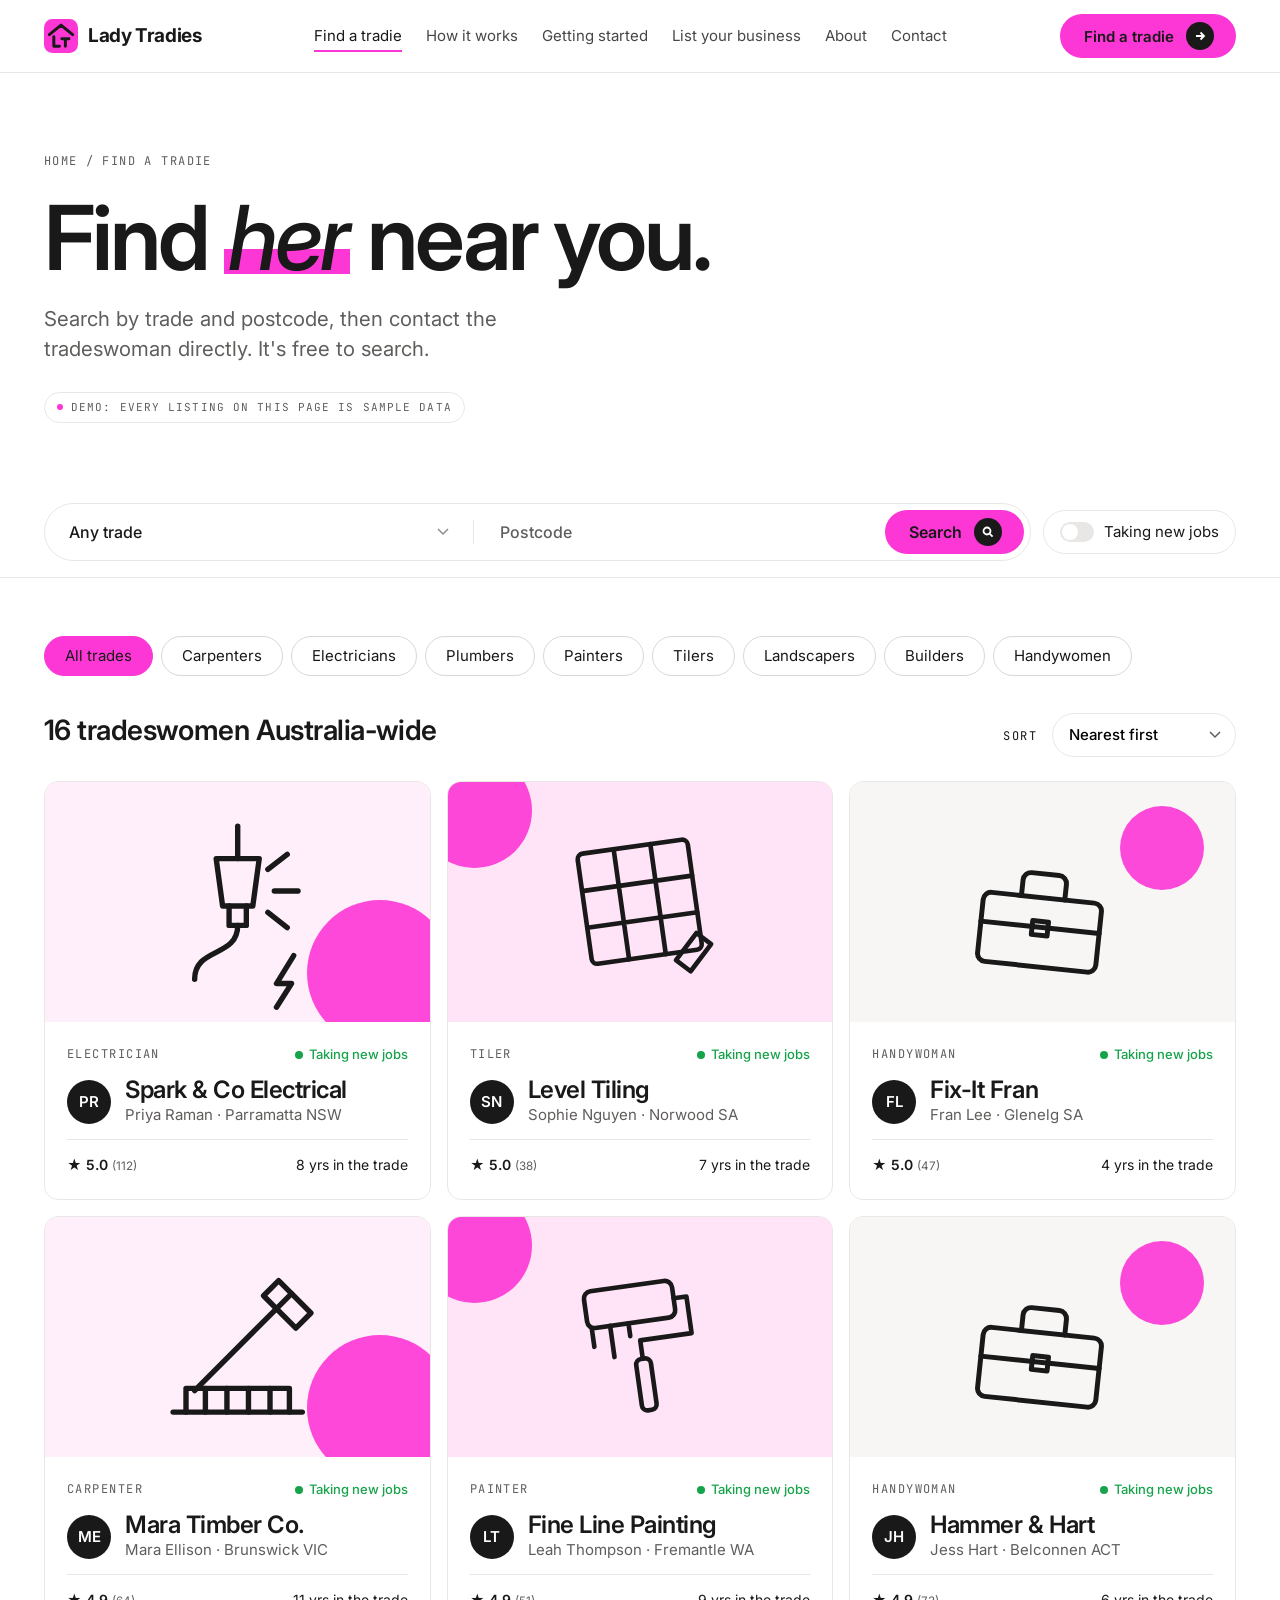
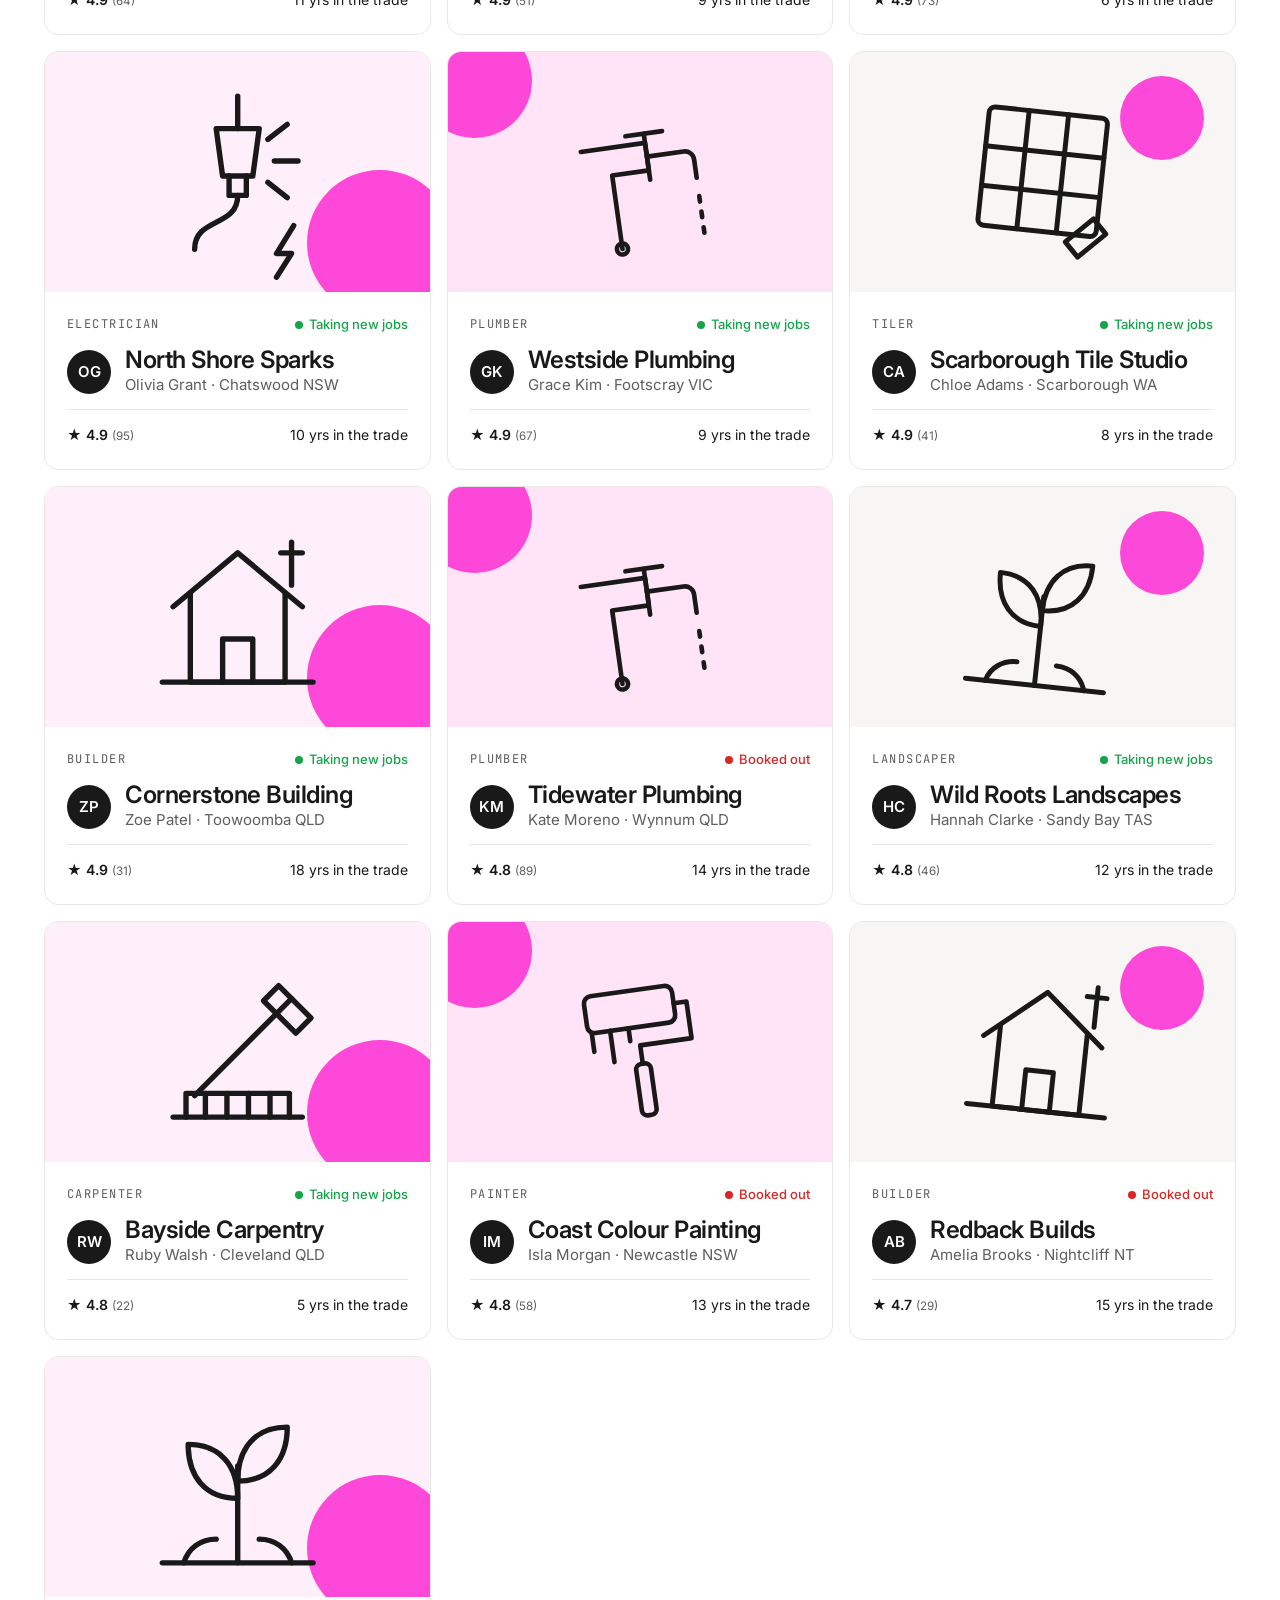
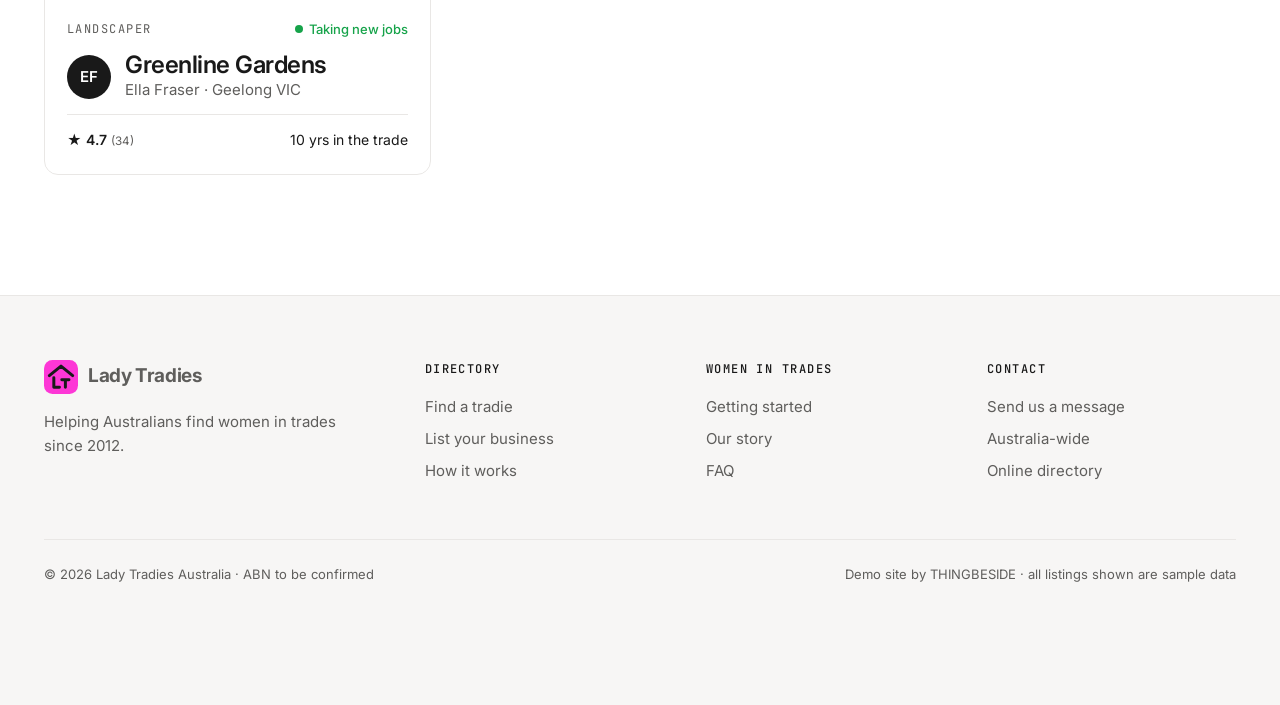
<file: lady-tradies/directory.html>
<!doctype html>
<html lang="en-AU">
<head>
<meta charset="utf-8">
<meta name="viewport" content="width=device-width, initial-scale=1">
<title>Find a Female Tradie Near You — Lady Tradies Australia</title>
<meta name="description" content="Search Australia's directory of tradeswomen by trade and postcode: carpenters, electricians, plumbers, painters, tilers, landscapers and more.">
<meta name="theme-color" content="#FFFFFF">
<link rel="icon" href="logo/favicon.svg" type="image/svg+xml">
<link rel="preconnect" href="https://fonts.googleapis.com">
<link rel="preconnect" href="https://fonts.gstatic.com" crossorigin>
<link href="https://api.fontshare.com/v2/css?f[]=switzer@400,500,600,700&display=swap" rel="stylesheet">
<link href="https://fonts.googleapis.com/css2?family=Inter:wght@400;500;600&family=JetBrains+Mono:wght@400;500&display=swap" rel="stylesheet">
<link rel="stylesheet" href="assets/site.css">
<script>document.documentElement.classList.add('js')</script>
</head>
<body data-page="directory">
<div id="site-header"></div>

<main>
  <section class="page-hero" aria-labelledby="h1">
    <div class="wrap">
      <nav class="crumbs mono" aria-label="Breadcrumb"><a href="index.html">Home</a><span>/</span><span>Find a tradie</span></nav>
      <h1 id="h1" class="h1 blur-in" data-split>Find <em class="hi">her</em> near you.</h1>
      <p class="sub blur-in" data-split style="--d:250ms">Search by trade and postcode, then contact the tradeswoman directly. It's free to search.</p>
      <p class="demo-flag reveal" style="margin-top:28px;--d:400ms">Demo: every listing on this page is sample data</p>
    </div>
  </section>

  <div class="dir-bar">
    <div class="wrap">
      <form class="finder" id="finder" novalidate role="search" aria-label="Search the directory">
        <select id="f-trade" name="trade" aria-label="Trade">
          <option value="">Any trade</option>
          <option>Carpenter</option><option>Electrician</option><option>Plumber</option><option>Painter</option>
          <option>Tiler</option><option>Landscaper</option><option>Builder</option><option>Handywoman</option>
        </select>
        <span class="sep" aria-hidden="true"></span>
        <input id="f-pc" name="postcode" inputmode="numeric" maxlength="4" placeholder="Postcode" aria-label="Postcode" aria-describedby="f-msg" autocomplete="postal-code">
        <button class="btn btn-accent" type="submit"><span class="lbl"><span>Search</span><span>Search</span></span><span class="arr" aria-hidden="true"><svg width="12" height="12" viewBox="0 0 12 12" fill="none" stroke="currentColor" stroke-width="1.8"><circle cx="5" cy="5" r="3.5"/><path d="m7.6 7.6 3 3"/></svg></span></button>
      </form>
      <label class="toggle"><input type="checkbox" id="f-open"> Taking new jobs</label>
    </div>
  </div>

  <section class="wrap" aria-labelledby="res-h">
    <p class="finder-msg" id="f-msg" role="status" aria-live="polite" style="padding-left:0;margin-top:12px"></p>
    <div class="trade-chips" id="chips" role="group" aria-label="Filter by trade"></div>
    <div class="results-head">
      <h2 id="res-h" aria-live="polite">All tradeswomen</h2>
      <label><span class="mono" style="margin-right:10px">Sort</span>
        <select id="f-sort" aria-label="Sort results">
          <option value="near">Nearest first</option>
          <option value="rating">Highest rated</option>
          <option value="reviews">Most reviewed</option>
          <option value="years">Most experienced</option>
        </select>
      </label>
    </div>
    <div class="results" id="results"></div>
  </section>
</main>

<div id="site-footer"></div>
<script src="assets/data.js"></script>
<script src="assets/site.js"></script>
<script>
(() => {
const { $, $$, esc, illus, initials, stateOf, animate, btn, params } = window.LT;
const DATA = window.LT_TRADIES;
const TRADES = ['Carpenter', 'Electrician', 'Plumber', 'Painter', 'Tiler', 'Landscaper', 'Builder', 'Handywoman'];
const PLURAL = { Carpenter: 'carpenters', Electrician: 'electricians', Plumber: 'plumbers', Painter: 'painters', Tiler: 'tilers', Landscaper: 'landscapers', Builder: 'builders', Handywoman: 'handywomen' };
const qs = params();
const st = { trade: TRADES.includes(qs.get('trade')) ? qs.get('trade') : '', pc: /^\d{4}$/.test(qs.get('postcode') || '') ? qs.get('postcode') : '', open: false, sort: 'near' };

const ftrade = $('#f-trade'), fpc = $('#f-pc'), fopen = $('#f-open'), fsort = $('#f-sort'), msg = $('#f-msg');
ftrade.value = st.trade; fpc.value = st.pc;

$('#chips').innerHTML = ['', ...TRADES].map(t => `<button class="chip" data-t="${t}" aria-pressed="${t === st.trade}">${t ? PLURAL[t][0].toUpperCase() + PLURAL[t].slice(1) : 'All trades'}</button>`).join('');
$$('#chips .chip').forEach(c => c.addEventListener('click', () => { st.trade = c.dataset.t; ftrade.value = st.trade; render(); }));

function sync() {
  const p = new URLSearchParams();
  if (st.trade) p.set('trade', st.trade);
  if (st.pc) p.set('postcode', st.pc);
  try { history.replaceState(null, '', location.pathname + (p.toString() ? '?' + p : '')); } catch (_) {}
  try { sessionStorage.setItem('lt-q:directory.html', p.toString() ? '?' + p : ''); } catch (_) {}
}

function card(t, i) {
  return `<a class="pro reveal" style="--d:${(i % 3) * 70}ms" href="profile.html?id=${t.id}">
    <div class="media">${illus(t.trade, i)}</div>
    <div class="body">
      <div class="row"><span class="mono" style="color:var(--muted)">${t.trade}</span><span class="status ${t.open ? 'on' : 'off'}">${t.open ? 'Taking new jobs' : 'Booked out'}</span></div>
      <div class="row" style="justify-content:flex-start;gap:14px"><span class="avatar" aria-hidden="true">${initials(t.name)}</span><div><h3>${esc(t.biz)}</h3><p class="meta">${esc(t.name)} · ${esc(t.suburb)} ${t.state}</p></div></div>
      <div class="foot"><span class="stars">★ ${t.rating.toFixed(1)} <small>(${t.reviews})</small></span><span>${t.years} yrs in the trade</span></div>
    </div></a>`;
}

function render() {
  sync();
  $$('#chips .chip').forEach(c => c.setAttribute('aria-pressed', c.dataset.t === st.trade));
  const userState = stateOf(st.pc);
  let list = DATA.filter(t => (!st.trade || t.trade === st.trade) && (!st.open || t.open));
  const near = t => (userState && t.state === userState ? 0 : 1e5) + (st.pc ? Math.abs(+t.pc - +st.pc) : 0);
  const sorters = { near: (a, b) => near(a) - near(b) || b.rating - a.rating, rating: (a, b) => b.rating - a.rating || b.reviews - a.reviews, reviews: (a, b) => b.reviews - a.reviews, years: (a, b) => b.years - a.years };
  list.sort(sorters[st.sort]);
  const inState = userState ? list.filter(t => t.state === userState).length : null;
  const what = st.trade ? PLURAL[st.trade] : 'tradeswomen';
  const noun = n => n === 1 ? (st.trade ? st.trade.toLowerCase() : 'tradeswoman') : what;
  const more = list.length - (inState || 0);
  $('#res-h').textContent = !st.pc
    ? `${list.length} ${noun(list.length)} Australia-wide`
    : inState
      ? `${inState} ${noun(inState)} in ${userState}${more ? `, plus ${more} further away` : ''}`
      : list.length ? `No ${what} in ${userState} yet. Here ${more === 1 ? 'is' : 'are'} the nearest ${more === 1 ? '' : more + ' '}${noun(more)}:` : `No ${what} found`;
  $('#results').innerHTML = list.length ? list.map(card).join('') :
    `<div class="empty"><h3>No ${what} listed yet.</h3><p>Try another trade, or turn off "Taking new jobs". New tradeswomen join every week.</p>${btn('join.html', 'Know one? Invite her to list')}</div>`;
  animate($('#results'));
}

fpc.addEventListener('input', () => { fpc.value = fpc.value.replace(/\D/g, '').slice(0, 4); fpc.removeAttribute('aria-invalid'); msg.textContent = ''; msg.className = 'finder-msg'; });
$('#finder').addEventListener('submit', e => {
  e.preventDefault();
  if (fpc.value && !stateOf(fpc.value)) {
    fpc.setAttribute('aria-invalid', 'true'); msg.className = 'finder-msg err';
    msg.textContent = 'Please enter a valid 4-digit Australian postcode.'; fpc.focus(); return;
  }
  st.trade = ftrade.value; st.pc = fpc.value; render();
  $('#res-h').scrollIntoView({ behavior: 'smooth', block: 'center' });
});
ftrade.addEventListener('change', () => { st.trade = ftrade.value; render(); });
fopen.addEventListener('change', () => { st.open = fopen.checked; render(); });
fsort.addEventListener('change', () => { st.sort = fsort.value; render(); });
render();
})();
</script>
</body>
</html>
</file>
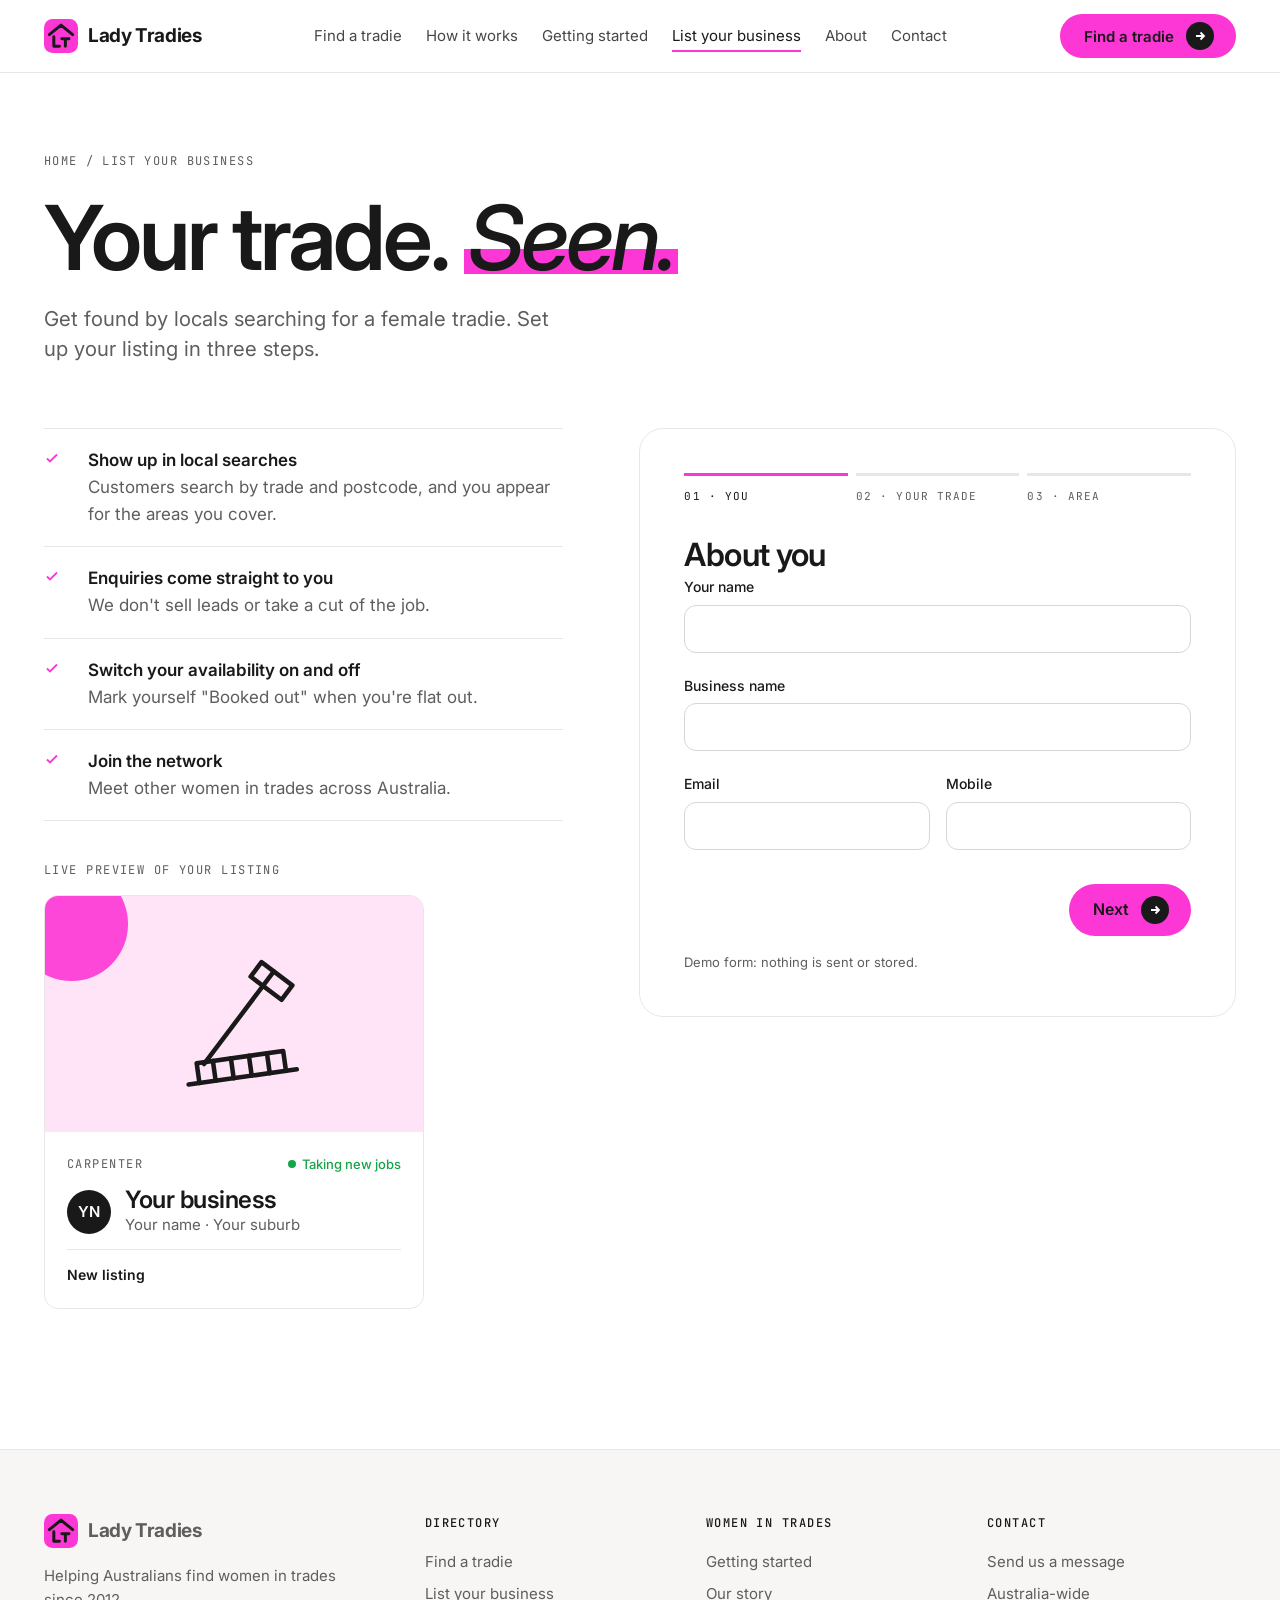
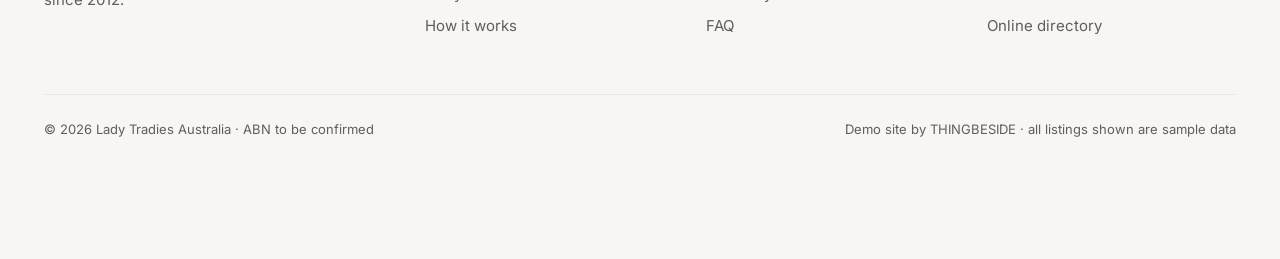
<file: lady-tradies/join.html>
<!doctype html>
<html lang="en-AU">
<head>
<meta charset="utf-8">
<meta name="viewport" content="width=device-width, initial-scale=1">
<title>List Your Trade Business — Lady Tradies Australia</title>
<meta name="description" content="Are you a tradeswoman? List your business on Lady Tradies Australia so local customers can find you by trade and postcode.">
<meta name="theme-color" content="#FFFFFF">
<link rel="icon" href="logo/favicon.svg" type="image/svg+xml">
<link rel="preconnect" href="https://fonts.googleapis.com">
<link rel="preconnect" href="https://fonts.gstatic.com" crossorigin>
<link href="https://api.fontshare.com/v2/css?f[]=switzer@400,500,600,700&display=swap" rel="stylesheet">
<link href="https://fonts.googleapis.com/css2?family=Inter:wght@400;500;600&family=JetBrains+Mono:wght@400;500&display=swap" rel="stylesheet">
<link rel="stylesheet" href="assets/site.css">
<script>document.documentElement.classList.add('js')</script>
</head>
<body data-page="join">
<div id="site-header"></div>

<main>
  <section class="page-hero" aria-labelledby="h1">
    <div class="wrap">
      <nav class="crumbs mono" aria-label="Breadcrumb"><a href="index.html">Home</a><span>/</span><span>List your business</span></nav>
      <h1 id="h1" class="h1 blur-in" data-split>Your trade. <em class="hi">Seen.</em></h1>
      <p class="sub blur-in" data-split style="--d:250ms">Get found by locals searching for a female tradie. Set up your listing in three steps.</p>
    </div>
  </section>

  <div class="wrap join-page">
    <div>
      <ul class="perks reveal" style="margin-top:0">
        <li><svg width="16" height="16" viewBox="0 0 16 16" fill="none" stroke="currentColor" stroke-width="1.8"><path d="m3 8.5 3 3 7-7"/></svg><div><b>Show up in local searches</b>Customers search by trade and postcode, and you appear for the areas you cover.</div></li>
        <li><svg width="16" height="16" viewBox="0 0 16 16" fill="none" stroke="currentColor" stroke-width="1.8"><path d="m3 8.5 3 3 7-7"/></svg><div><b>Enquiries come straight to you</b>We don't sell leads or take a cut of the job.</div></li>
        <li><svg width="16" height="16" viewBox="0 0 16 16" fill="none" stroke="currentColor" stroke-width="1.8"><path d="m3 8.5 3 3 7-7"/></svg><div><b>Switch your availability on and off</b>Mark yourself "Booked out" when you're flat out.</div></li>
        <li><svg width="16" height="16" viewBox="0 0 16 16" fill="none" stroke="currentColor" stroke-width="1.8"><path d="m3 8.5 3 3 7-7"/></svg><div><b>Join the network</b>Meet other women in trades across Australia.</div></li>
      </ul>
      <div class="preview reveal">
        <p class="mono" style="color:var(--muted);margin-bottom:14px">Live preview of your listing</p>
        <div id="preview"></div>
      </div>
    </div>

    <div class="wiz reveal" id="wiz">
      <div class="wiz-steps" aria-hidden="true"><div class="on">01 · You</div><div>02 · Your trade</div><div>03 · Area</div></div>
      <form id="jf" novalidate>
        <fieldset class="wiz-pane on" data-step="0" style="border:0">
          <legend class="h3" style="margin:0 0 4px">About you</legend>
          <div class="field"><label for="j-name">Your name</label><input id="j-name" autocomplete="name" required><span class="err" aria-live="polite"></span></div>
          <div class="field"><label for="j-biz">Business name</label><input id="j-biz" autocomplete="organization" required><span class="err" aria-live="polite"></span></div>
          <div class="two">
            <div class="field"><label for="j-email">Email</label><input id="j-email" type="email" autocomplete="email" required><span class="err" aria-live="polite"></span></div>
            <div class="field"><label for="j-phone">Mobile</label><input id="j-phone" type="tel" inputmode="tel" autocomplete="tel" required><span class="err" aria-live="polite"></span></div>
          </div>
        </fieldset>
        <fieldset class="wiz-pane" data-step="1" style="border:0">
          <legend class="h3" style="margin:0 0 4px">Your trade</legend>
          <div class="field"><label for="j-trade">Main trade</label>
            <select id="j-trade"><option>Carpenter</option><option>Electrician</option><option>Plumber</option><option>Painter</option><option>Tiler</option><option>Landscaper</option><option>Builder</option><option>Handywoman</option></select></div>
          <div class="field"><span style="font-size:14px;font-weight:500">Services you offer <span class="hint">(pick any)</span></span><div class="check-chips" id="j-svcs"></div></div>
          <div class="two">
            <div class="field"><label for="j-years">Years in the trade</label><input id="j-years" type="number" min="0" max="60" inputmode="numeric" required><span class="err" aria-live="polite"></span></div>
            <div class="field"><label for="j-lic">Licence number <span class="hint">(if your trade needs one)</span></label><input id="j-lic"></div>
          </div>
        </fieldset>
        <fieldset class="wiz-pane" data-step="2" style="border:0">
          <legend class="h3" style="margin:0 0 4px">Where you work</legend>
          <div class="two">
            <div class="field"><label for="j-suburb">Base suburb</label><input id="j-suburb" autocomplete="address-level2" required><span class="err" aria-live="polite"></span></div>
            <div class="field"><label for="j-pc">Postcode</label><input id="j-pc" inputmode="numeric" maxlength="4" autocomplete="postal-code" required><span class="err" aria-live="polite"></span></div>
          </div>
          <div class="field"><label for="j-radius">How far will you travel? <b id="j-rv">25 km</b></label><input id="j-radius" type="range" min="5" max="100" step="5" value="25" style="padding:0;border:0;min-height:32px;accent-color:#FD37D6"></div>
          <div class="field"><label for="j-about">A line about your business</label><textarea id="j-about" placeholder="e.g. Decks, pergolas and renovation framing across Melbourne's inner north."></textarea></div>
        </fieldset>
        <div class="wiz-nav">
          <button type="button" class="back" id="j-back" hidden>← Back</button>
          <span></span>
          <button class="btn btn-accent" type="submit" id="j-next"><span class="lbl"><span>Next</span><span>Next</span></span><span class="arr" aria-hidden="true"><svg width="12" height="12" viewBox="0 0 12 12" fill="none" stroke="currentColor" stroke-width="1.8"><path d="M2 6h8M6.5 2.5 10 6l-3.5 3.5"/></svg></span></button>
        </div>
        <p class="hint" style="color:var(--muted);font-size:13px;margin-top:16px">Demo form: nothing is sent or stored.</p>
      </form>
    </div>
  </div>
</main>

<div id="site-footer"></div>
<script src="assets/site.js"></script>
<script>
(() => {
const { $, $$, esc, illus, initials, stateOf, btn } = window.LT;
const SVCS = {
  Carpenter: ['Decks', 'Framing', 'Doors', 'Built-ins', 'Pergolas'], Electrician: ['Lighting', 'Power points', 'Switchboards', 'Solar', 'EV chargers'],
  Plumber: ['Hot water', 'Leaks', 'Drains', 'Gas fitting', 'Bathrooms'], Painter: ['Interiors', 'Exteriors', 'Feature walls', 'Decks & fences'],
  Tiler: ['Bathrooms', 'Splashbacks', 'Floors', 'Waterproofing'], Landscaper: ['Garden design', 'Paving', 'Retaining walls', 'Turf'],
  Builder: ['Extensions', 'Renovations', 'New homes', 'Granny flats'], Handywoman: ['Odd jobs', 'Repairs', 'Assembly', 'Hanging & shelving'],
};
let step = 0;
const panes = $$('.wiz-pane'), tabs = $$('.wiz-steps div'), back = $('#j-back'), next = $('#j-next');
const v = id => $('#' + id).value.trim();

function drawSvcs() {
  $('#j-svcs').innerHTML = SVCS[v('j-trade')].map(s => `<label><input type="checkbox" value="${s}"><span>${s}</span></label>`).join('');
  $$('#j-svcs input').forEach(i => i.addEventListener('change', preview));
}
function preview() {
  const trade = v('j-trade'), name = v('j-name') || 'Your name', biz = v('j-biz') || 'Your business', sub = v('j-suburb') || 'Your suburb', st = stateOf(v('j-pc')) || '';
  $('#preview').innerHTML = `<div class="pro"><div class="media">${illus(trade, 1)}</div><div class="body">
    <div class="row"><span class="mono" style="color:var(--muted)">${trade}</span><span class="status on">Taking new jobs</span></div>
    <div class="row" style="justify-content:flex-start;gap:14px"><span class="avatar" aria-hidden="true">${esc(initials(name))}</span><div><h3>${esc(biz)}</h3><p class="meta">${esc(name)} · ${esc(sub)} ${st}</p></div></div>
    <div class="foot"><span class="stars">New listing</span><span>${v('j-years') ? esc(v('j-years')) + ' yrs in the trade' : ''}</span></div></div></div>`;
}
const rules = [
  { 'j-name': x => x.length >= 2 || 'Please add your name.', 'j-biz': x => x.length >= 2 || 'Please add your business name.',
    'j-email': x => /^[^\s@]+@[^\s@]+\.[^\s@]{2,}$/.test(x) || 'Please enter a valid email.', 'j-phone': x => /^(0|61)4\d{8}$/.test(x.replace(/\D/g, '')) || 'Please enter an Australian mobile, e.g. 0412 345 678.' },
  { 'j-years': x => (x !== '' && +x >= 0 && +x <= 60) || 'How many years have you been in the trade?' },
  { 'j-suburb': x => x.length >= 2 || 'Please add your suburb.', 'j-pc': x => !!stateOf(x) || 'Please enter a valid Australian postcode.' },
];
function check(id, fn) {
  const el = $('#' + id), r = fn(el.value.trim()), ok = r === true;
  el.setAttribute('aria-invalid', !ok); el.parentElement.querySelector('.err').textContent = ok ? '' : r; return ok;
}
function go(n) {
  step = n;
  panes.forEach((p, i) => p.classList.toggle('on', i === n));
  tabs.forEach((t, i) => t.classList.toggle('on', i <= n));
  back.hidden = n === 0;
  next.querySelector('.lbl').innerHTML = n === 2 ? '<span>Create my listing</span><span>Create my listing</span>' : '<span>Next</span><span>Next</span>';
  const first = panes[n].querySelector('input,select'); first && first.focus({ preventScroll: true });
}
$('#jf').addEventListener('submit', e => {
  e.preventDefault();
  const bad = Object.entries(rules[step]).filter(([id, fn]) => !check(id, fn));
  if (bad.length) { $('#' + bad[0][0]).focus(); return; }
  if (step < 2) return go(step + 1);
  $('#wiz').innerHTML = `<div class="sent" role="status" style="border:0;padding:0"><b><svg width="16" height="16" viewBox="0 0 16 16" fill="none" stroke="currentColor" stroke-width="2"><path d="m3 8.5 3 3 7-7"/></svg>Listing submitted</b>
    <h2 class="h3" style="margin-top:8px">Welcome aboard, ${esc(v('j-name').split(' ')[0])}.</h2>
    <p style="color:var(--muted)">We'll check your details and your listing will usually go live within two business days. This is a demo, so nothing was sent.</p>
    <div style="display:flex;gap:12px;flex-wrap:wrap;margin-top:12px">${btn('directory.html', 'Browse the directory')}${btn('index.html', 'Back to home', 'btn-ghost', false)}</div></div>`;
});
back.addEventListener('click', () => go(step - 1));
$('#j-trade').addEventListener('change', () => { drawSvcs(); preview(); });
$('#j-pc').addEventListener('input', e => e.target.value = e.target.value.replace(/\D/g, '').slice(0, 4));
$('#j-radius').addEventListener('input', e => $('#j-rv').textContent = e.target.value + ' km');
$$('#jf input, #jf textarea').forEach(i => i.addEventListener('input', () => { preview(); if (i.getAttribute('aria-invalid') === 'true') { const r = rules[step][i.id]; r && check(i.id, r); } }));
drawSvcs(); preview();
})();
</script>
</body>
</html>
</file>
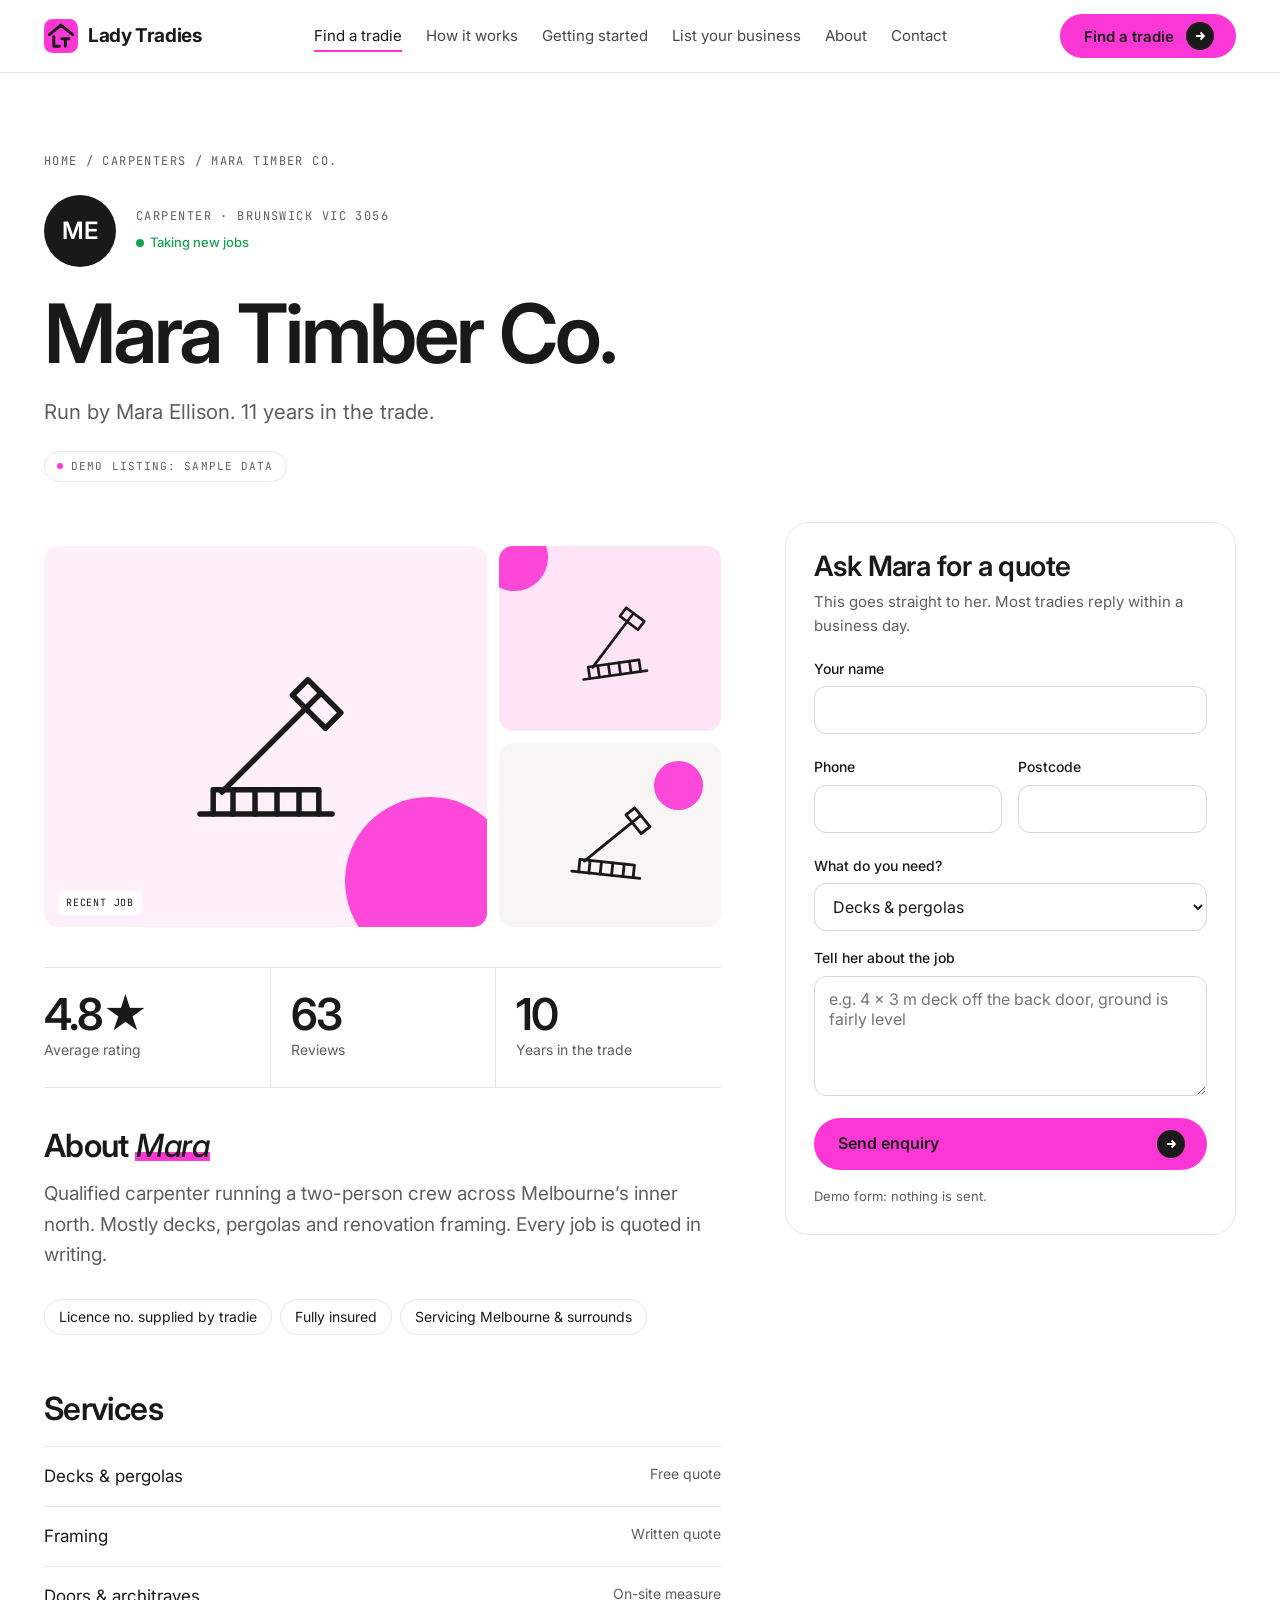
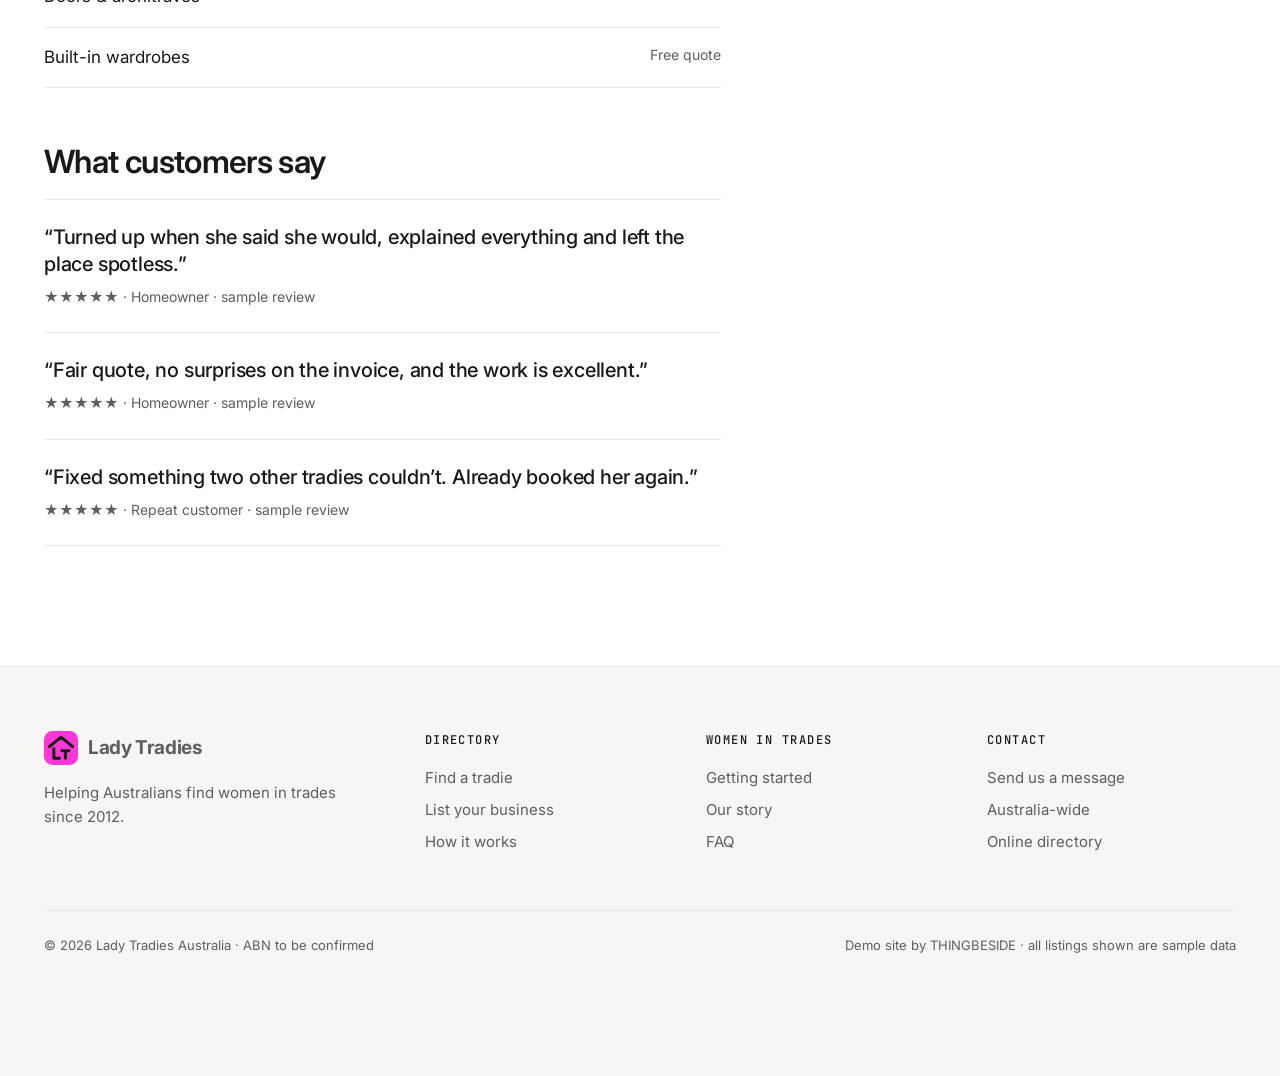
<file: lady-tradies/profile.html>
<!doctype html>
<html lang="en-AU">
<head>
<meta charset="utf-8">
<meta name="viewport" content="width=device-width, initial-scale=1">
<title>Tradeswoman Profile — Lady Tradies Australia</title>
<meta name="description" content="A tradeswoman's profile on Lady Tradies Australia: her services, service area, reviews and how to contact her for a quote.">
<meta name="theme-color" content="#FFFFFF">
<link rel="icon" href="logo/favicon.svg" type="image/svg+xml">
<link rel="preconnect" href="https://fonts.googleapis.com">
<link rel="preconnect" href="https://fonts.gstatic.com" crossorigin>
<link href="https://api.fontshare.com/v2/css?f[]=switzer@400,500,600,700&display=swap" rel="stylesheet">
<link href="https://fonts.googleapis.com/css2?family=Inter:wght@400;500;600&family=JetBrains+Mono:wght@400;500&display=swap" rel="stylesheet">
<link rel="stylesheet" href="assets/site.css">
<script>document.documentElement.classList.add('js')</script>
</head>
<body data-page="directory">
<div id="site-header"></div>
<main id="profile-root"></main>
<div id="site-footer"></div>
<script src="assets/data.js"></script>
<script src="assets/site.js"></script>
<script>
(() => {
const { $, $$, esc, illus, initials, animate, btn, ARROW, params } = window.LT;
const id = params().get('id');
const t = window.LT_TRADIES.find(x => x.id === id) || window.LT_TRADIES[0];
const idx = window.LT_TRADIES.indexOf(t);
document.title = `${t.biz}: ${t.trade} in ${t.suburb} ${t.state} | Lady Tradies Australia`;
const RV = window.LT_REVIEWS;
const SUBURBS = { VIC: 'Melbourne', NSW: 'Sydney', QLD: 'Brisbane', WA: 'Perth', SA: 'Adelaide', TAS: 'Hobart', ACT: 'Canberra', NT: 'Darwin' };

$('#profile-root').innerHTML = `
<section class="page-hero" style="padding-bottom:40px">
  <div class="wrap">
    <nav class="crumbs mono" aria-label="Breadcrumb"><a href="index.html">Home</a><span>/</span><a href="directory.html?trade=${t.trade}">${t.trade}s</a><span>/</span><span>${esc(t.biz)}</span></nav>
    <div class="pf-head reveal">
      <span class="avatar" aria-hidden="true">${initials(t.name)}</span>
      <div><p class="mono" style="color:var(--muted)">${t.trade} · ${esc(t.suburb)} ${t.state} ${t.pc}</p>
      <span class="status ${t.open ? 'on' : 'off'}" style="margin-top:6px">${t.open ? 'Taking new jobs' : 'Booked out: you can still join the waitlist'}</span></div>
    </div>
    <h1 class="h1 blur-in" data-split style="margin-top:28px;font-size:clamp(48px,6.4vw,88px)">${esc(t.biz)}</h1>
    <p class="sub blur-in" data-split style="--d:250ms">Run by ${esc(t.name)}. ${t.years} years in the trade.</p>
    <p class="demo-flag reveal" style="margin-top:24px">Demo listing: sample data</p>
  </div>
</section>

<div class="wrap profile">
  <div>
    <div class="gallery reveal">
      <div>${illus(t.trade, idx, 'Recent job')}</div><div>${illus(t.trade, idx + 1)}</div><div>${illus(t.trade, idx + 2)}</div>
    </div>
    <div class="pf-stats reveal">
      <div><b><span data-count="${t.rating.toFixed(1)}">${t.rating.toFixed(1)}</span>★</b><span>Average rating</span></div>
      <div><b data-count="${t.reviews}">${t.reviews}</b><span>Reviews</span></div>
      <div><b data-count="${t.years}">${t.years}</b><span>Years in the trade</span></div>
    </div>

    <h2 class="h3 blur-in" data-split style="margin-top:0">About <em class="hi">${esc(t.name.split(' ')[0])}</em></h2>
    <p class="reveal" style="color:var(--muted);font-size:19px;margin-top:16px;max-width:60ch">${esc(t.about)}</p>
    <div class="pf-tags reveal"><span>Licence no. supplied by tradie</span><span>Fully insured</span><span>Servicing ${SUBURBS[t.state]} &amp; surrounds</span></div>

    <h2 class="h3 blur-in" data-split>Services</h2>
    <ul class="svc reveal">${t.services.map((s, i) => `<li>${esc(s)}<span>${['Free quote', 'Written quote', 'On-site measure', 'Free quote'][i % 4]}</span></li>`).join('')}</ul>

    <h2 class="h3 blur-in" data-split>What customers say</h2>
    <div class="rv reveal">${[0, 1, 2].map(k => { const r = RV[(idx + k) % RV.length]; return `<article><p>“${esc(r[0])}”</p><small>★★★★★ · ${r[1]} · sample review</small></article>`; }).join('')}</div>
  </div>

  <aside class="side reveal" aria-labelledby="q-h">
    <h2 id="q-h">Ask ${esc(t.name.split(' ')[0])} for a quote</h2>
    <p style="color:var(--muted);margin-top:8px;font-size:15px">This goes straight to her. Most tradies reply within a business day.</p>
    <form class="form" id="enq" novalidate>
      <div class="field"><label for="e-name">Your name</label><input id="e-name" name="name" autocomplete="name" required><span class="err" aria-live="polite"></span></div>
      <div class="two">
        <div class="field"><label for="e-phone">Phone</label><input id="e-phone" name="phone" type="tel" autocomplete="tel" inputmode="tel" required><span class="err" aria-live="polite"></span></div>
        <div class="field"><label for="e-pc">Postcode</label><input id="e-pc" name="postcode" inputmode="numeric" maxlength="4" required><span class="err" aria-live="polite"></span></div>
      </div>
      <div class="field"><label for="e-svc">What do you need?</label><select id="e-svc" name="service">${t.services.map(s => `<option>${esc(s)}</option>`).join('')}<option>Something else</option></select></div>
      <div class="field"><label for="e-msg">Tell her about the job</label><textarea id="e-msg" name="message" required placeholder="e.g. 4 × 3 m deck off the back door, ground is fairly level"></textarea><span class="err" aria-live="polite"></span></div>
      <button class="btn btn-accent" type="submit"><span class="lbl"><span>Send enquiry</span><span>Send enquiry</span></span><span class="arr" aria-hidden="true">${ARROW}</span></button>
      <p class="hint" style="color:var(--muted);font-size:13px">Demo form: nothing is sent.</p>
    </form>
  </aside>
</div>`;
animate($('#profile-root'));
requestAnimationFrame(() => $$('.page-hero .blur-in, .page-hero .reveal').forEach(el => el.classList.add('in')));

// enquiry validation
const f = $('#enq');
const rules = {
  'e-name': v => v.trim().length >= 2 || 'Please add your name.',
  'e-phone': v => /^(0|61)[2-478]\d{8}$/.test(v.replace(/\D/g, '')) || 'Please enter an Australian phone number, e.g. 0412 345 678.',
  'e-pc': v => /^\d{4}$/.test(v) || 'Please enter a 4-digit postcode.',
  'e-msg': v => v.trim().length >= 10 || 'A sentence or two about the job helps her quote.',
};
const check = el => { const r = rules[el.id](el.value); const ok = r === true; el.setAttribute('aria-invalid', !ok); el.parentElement.querySelector('.err').textContent = ok ? '' : r; return ok; };
Object.keys(rules).forEach(k => { const el = $('#' + k); el.addEventListener('blur', () => el.value && check(el)); el.addEventListener('input', () => el.getAttribute('aria-invalid') === 'true' && check(el)); });
$('#e-pc').addEventListener('input', e => e.target.value = e.target.value.replace(/\D/g, '').slice(0, 4));
f.addEventListener('submit', e => {
  e.preventDefault();
  const bad = Object.keys(rules).map(k => $('#' + k)).filter(el => !check(el));
  if (bad.length) { bad[0].focus(); return; }
  f.outerHTML = `<div class="sent" role="status"><b><svg width="16" height="16" viewBox="0 0 16 16" fill="none" stroke="currentColor" stroke-width="2"><path d="m3 8.5 3 3 7-7"/></svg>Enquiry sent</b><p style="color:var(--muted)">${esc(t.name.split(' ')[0])} will be in touch soon. (This is a demo, so nothing was actually sent.)</p>${btn('directory.html?trade=' + t.trade, 'See more ' + t.trade.toLowerCase() + 's', 'btn-ghost', false)}</div>`;
});
})();
</script>
</body>
</html>
</file>
<file: styles.css>
/* =========================================================
   THINGBESIDE — redesign
   Black / off-white + one accent (brand red)
   ========================================================= */
:root{
  --ink:#0a0a0a;
  --ink-2:#141414;
  --ink-3:#1f1f1f;
  --paper:#f3f2ef;
  --paper-2:#e9e8e4;
  --white:#fafaf8;
  --on-dark:#f4f4f2;
  --on-dark-2:rgba(244,244,242,.6);
  --on-dark-3:rgba(244,244,242,.32);
  --line-dark:rgba(244,244,242,.12);
  --on-light:#0a0a0a;
  --on-light-2:#5d5e5b;
  --line-light:rgba(10,10,10,.12);
  --accent:#f90918;
  --accent-deep:#c8040f;
  --ok:#16a34a;

  --f-d:'Switzer',ui-sans-serif,system-ui,-apple-system,'Segoe UI',sans-serif;
  --f-b:'Inter',ui-sans-serif,system-ui,-apple-system,'Segoe UI',sans-serif;
  --f-m:'JetBrains Mono',ui-monospace,SFMono-Regular,Menlo,monospace;

  --gut:clamp(16px,4vw,56px);
  --maxw:1320px;
  --sec:clamp(96px,12vw,176px);
  --r:18px;
  --r-sm:10px;
  --pill:999px;
  --ease:cubic-bezier(.22,1,.36,1);
  --ease-io:cubic-bezier(.76,0,.24,1);
  --nav-h:72px;
}

*,*::before,*::after{box-sizing:border-box}
html{scroll-behavior:smooth;-webkit-text-size-adjust:100%}
body{margin:0;background:var(--ink);color:var(--on-dark);font-family:var(--f-b);font-size:17px;line-height:1.6;-webkit-font-smoothing:antialiased;overflow-x:clip}
img{display:block;max-width:100%}
a{color:inherit;text-decoration:none}
button{font:inherit;color:inherit;background:none;border:0;padding:0;cursor:pointer}
h1,h2,h3,p,ul,ol,dl,dd,figure{margin:0}
ul,ol{list-style:none;padding:0}
section[id]{scroll-margin-top:var(--nav-h)}
::selection{background:var(--accent);color:#fff}
:focus-visible{outline:2px solid var(--accent);outline-offset:3px;border-radius:4px}
.sr-only{position:absolute;width:1px;height:1px;overflow:hidden;clip:rect(0 0 0 0);white-space:nowrap}
.skip{position:fixed;left:16px;top:-60px;z-index:200;background:var(--accent);color:#fff;padding:10px 16px;border-radius:8px}
.skip:focus{top:16px}
.wrap{max-width:var(--maxw);margin:0 auto;padding:0 var(--gut)}
.mono{font-family:var(--f-m);font-size:12px;letter-spacing:.08em;text-transform:uppercase}
.muted{color:var(--on-dark-2)}
em{font-style:normal;color:var(--accent)}
.dot{display:inline-block;width:8px;height:8px;border-radius:50%;background:var(--ok);box-shadow:0 0 0 0 rgba(22,163,74,.6);animation:pulse 2.4s infinite}
@keyframes pulse{0%{box-shadow:0 0 0 0 rgba(22,163,74,.55)}70%{box-shadow:0 0 0 9px rgba(22,163,74,0)}100%{box-shadow:0 0 0 0 rgba(22,163,74,0)}}

/* ---------- Type ---------- */
.eyebrow{display:inline-flex;align-items:center;gap:10px;font-family:var(--f-m);font-size:12px;letter-spacing:.1em;text-transform:uppercase;color:var(--on-dark-2);margin-bottom:28px}
.light .eyebrow,.eyebrow--dark{color:var(--on-light-2)}
.h2{font-family:var(--f-d);font-weight:500;font-size:clamp(44px,7vw,104px);line-height:.98;letter-spacing:-.045em}
.lede{font-size:clamp(17px,1.6vw,22px);line-height:1.5;color:var(--on-dark-2);max-width:56ch}
.light .lede{color:var(--on-light-2)}
.sec-head{display:grid;grid-template-columns:1.4fr 1fr;align-items:end;gap:32px;margin-bottom:clamp(48px,7vw,96px)}
.sec-sub{font-size:clamp(16px,1.5vw,20px);line-height:1.5;color:var(--on-dark-2);max-width:42ch}
.light .sec-sub{color:var(--on-light-2)}
.sec-sub a{text-decoration:underline;text-underline-offset:4px;text-decoration-color:var(--accent)}

/* split-text blur-in */
[data-split] .w{display:inline-block;white-space:pre}
[data-split] .w>span{display:inline-block;filter:blur(12px);opacity:0;transform:translateY(.35em);transition:filter .9s var(--ease),opacity .9s var(--ease),transform .9s var(--ease);transition-delay:calc(var(--i)*65ms)}
[data-split].in .w>span{filter:blur(0);opacity:1;transform:none}
[data-reveal]{filter:blur(10px);opacity:0;transform:translateY(24px);transition:filter .9s var(--ease),opacity .9s var(--ease),transform .9s var(--ease);transition-delay:var(--d,0ms)}
[data-reveal].in{filter:blur(0);opacity:1;transform:none}

/* ---------- Buttons ---------- */
.btn{white-space:nowrap;position:relative;display:inline-flex;align-items:center;gap:12px;height:56px;padding:0 28px;border-radius:var(--pill);font-weight:500;font-size:16px;overflow:hidden;isolation:isolate;transition:transform .35s var(--ease),background-color .35s var(--ease),color .35s var(--ease),border-color .35s var(--ease)}
.btn:active{transform:scale(.97)}
.btn::before{content:"";position:absolute;inset:0;z-index:-1;border-radius:inherit;transform:translateY(101%);transition:transform .5s var(--ease)}
.btn:hover::before{transform:none}
.btn__in{display:grid;height:1.3em;overflow:hidden;line-height:1.3}
.btn__in>span{transition:transform .45s var(--ease)}
.btn:hover .btn__in>span{transform:translateY(-100%)}
.btn--sm{height:44px;padding:0 20px;font-size:15px}
.btn--lg{height:72px;padding:0 40px;font-size:19px}
.btn--accent{background:var(--accent);color:#fff}
.btn--accent::before{background:var(--ink)}
.light .btn--accent::before{background:var(--ink)}
.btn--light{background:var(--on-dark);color:var(--ink)}
.btn--light::before{background:var(--accent)}
.btn--light:hover{color:#fff}
.btn--line{border:1px solid var(--line-light);color:var(--on-light)}
.btn--line::before{background:var(--ink)}
.btn--line:hover{color:#fff;border-color:var(--ink)}
.play{position:relative;width:22px;height:22px;border-radius:50%;background:var(--accent);flex:none;transition:background-color .35s}
.play::after{content:"";position:absolute;left:8px;top:6px;border-left:8px solid #fff;border-top:5px solid transparent;border-bottom:5px solid transparent}
.btn--play:hover .play{background:#fff}
.btn--play:hover .play::after{border-left-color:var(--accent)}
.btn--play{padding-left:18px}

/* ---------- Intro curtain ---------- */
.intro{position:fixed;inset:0;z-index:300;background:var(--ink);display:grid;place-items:center;transition:clip-path 1s var(--ease-io)}
.intro__word{font-family:var(--f-d);font-weight:600;font-size:clamp(40px,10vw,150px);letter-spacing:-.05em;display:flex;overflow:hidden;line-height:1}
.intro__word span{display:inline-block;transform:translateY(105%);animation:rise .9s var(--ease) forwards;animation-delay:calc(var(--k)*45ms)}
.intro__word span:nth-child(n+6){color:var(--accent)}
@keyframes rise{to{transform:none}}
.intro__meta{position:absolute;left:var(--gut);right:var(--gut);bottom:28px;display:flex;justify-content:space-between;font-family:var(--f-m);font-size:12px;letter-spacing:.1em;text-transform:uppercase;color:var(--on-dark-2)}
.intro.out{clip-path:inset(0 0 100% 0)}
.intro.gone{display:none}

/* ---------- Cursor ---------- */
.cursor{position:fixed;left:0;top:0;z-index:250;width:12px;height:12px;margin:-6px 0 0 -6px;border-radius:50%;background:var(--accent);pointer-events:none;display:grid;place-items:center;transition:width .4s var(--ease),height .4s var(--ease),margin .4s var(--ease),background-color .3s,opacity .3s;opacity:0}
.cursor__label{font-family:var(--f-m);font-size:11px;letter-spacing:.08em;text-transform:uppercase;color:#fff;opacity:0;transition:opacity .2s}
.cursor.is-big{width:84px;height:84px;margin:-42px 0 0 -42px}
.cursor.is-big .cursor__label{opacity:1}
.cursor.is-link{width:40px;height:40px;margin:-20px 0 0 -20px;background:rgba(249,9,24,.18)}
.cursor.is-hidden,.cursor.is-hero{opacity:0!important}
@media (hover:hover) and (pointer:fine){.cursor{opacity:1}}

/* ---------- Nav ---------- */
.nav{position:fixed;inset:0 0 auto 0;z-index:100;height:var(--nav-h);transition:transform .5s var(--ease)}
.nav.is-hidden{transform:translateY(-100%)}
.nav__bar{height:100%;max-width:calc(var(--maxw) + 2*var(--gut));margin:0 auto;padding:0 var(--gut);display:flex;align-items:center;justify-content:space-between;gap:24px}
.nav__logo,.nav__links,.nav__status{mix-blend-mode:difference;color:#fff}
.nav__logo{font-family:var(--f-d);font-weight:600;font-size:20px;letter-spacing:-.03em}
.nav__links{display:flex;gap:4px}
.nav__links a{position:relative;padding:10px 14px;font-size:15px}
.nav__links a sup{font-family:var(--f-m);font-size:10px;margin-left:2px}
.nav__links a::after{content:"";position:absolute;left:14px;right:14px;bottom:6px;height:1px;background:currentColor;transform:scaleX(0);transform-origin:right;transition:transform .45s var(--ease)}
.nav__links a:hover::after,.nav__links a.is-on::after{transform:scaleX(1);transform-origin:left}
.nav__right{display:flex;align-items:center;gap:20px}
.nav__status{display:inline-flex;align-items:center;gap:8px;font-family:var(--f-m);font-size:11px;letter-spacing:.08em;text-transform:uppercase}
.nav__burger{display:none;width:44px;height:44px;border-radius:50%;background:var(--on-dark);position:relative}
.nav__burger span{position:absolute;left:13px;right:13px;height:1.5px;background:var(--ink);transition:transform .4s var(--ease)}
.nav__burger span:first-child{top:18px}.nav__burger span:last-child{top:25px}
.menu-open .nav__burger span:first-child{transform:translateY(3.5px) rotate(45deg)}
.menu-open .nav__burger span:last-child{transform:translateY(-3.5px) rotate(-45deg)}
.menu{position:fixed;inset:0;z-index:90;background:var(--ink);display:flex;flex-direction:column;justify-content:center;padding:var(--nav-h) var(--gut) 40px;clip-path:inset(0 0 100% 0);transition:clip-path .7s var(--ease-io);visibility:hidden}
.menu-open .menu{clip-path:inset(0);visibility:visible}
.menu nav{display:flex;flex-direction:column}
.menu nav a{font-family:var(--f-d);font-size:clamp(44px,12vw,72px);font-weight:500;letter-spacing:-.04em;line-height:1.08;display:flex;align-items:baseline;gap:14px;border-bottom:1px solid var(--line-dark);padding:6px 0;opacity:0;transform:translateY(30px);transition:opacity .6s var(--ease),transform .6s var(--ease)}
.menu nav a small{font-family:var(--f-m);font-size:12px;color:var(--accent);letter-spacing:.1em}
.menu-open .menu nav a{opacity:1;transform:none}
.menu-open .menu nav a:nth-child(1){transition-delay:.2s}.menu-open .menu nav a:nth-child(2){transition-delay:.25s}.menu-open .menu nav a:nth-child(3){transition-delay:.3s}.menu-open .menu nav a:nth-child(4){transition-delay:.35s}.menu-open .menu nav a:nth-child(5){transition-delay:.4s}.menu-open .menu nav a:nth-child(6){transition-delay:.45s}
.menu__mail{margin-top:32px;color:var(--on-dark-2)}

/* ---------- Hero ---------- */
.hero{position:relative;min-height:100svh;background:var(--ink);overflow:hidden;--x:70%;--y:55%;--r:0px}
.hero__grid{position:absolute;inset:0;background-image:linear-gradient(var(--line-dark) 1px,transparent 1px),linear-gradient(90deg,var(--line-dark) 1px,transparent 1px);background-size:calc(100%/12) 120px;opacity:.45;mask-image:radial-gradient(ellipse at 50% 60%,#000 30%,transparent 80%);-webkit-mask-image:radial-gradient(ellipse at 50% 60%,#000 30%,transparent 80%)}
.hero__layer{position:absolute;inset:0;display:flex;align-items:center}
.hero__inner{width:100%;max-width:calc(var(--maxw) + 2*var(--gut));margin:0 auto;padding:calc(var(--nav-h) + 40px) var(--gut) 120px}
.hero__title{font-family:var(--f-d);font-weight:500;font-size:clamp(56px,11.2vw,184px);line-height:.9;letter-spacing:-.055em;max-width:11ch}
.hero__sub{margin-top:32px;font-size:clamp(17px,1.7vw,24px);line-height:1.45;color:var(--on-dark-2);max-width:34ch}
.hero__ctas{margin-top:44px;display:flex;align-items:center;gap:20px;flex-wrap:wrap}
.hero__or{font-family:var(--f-m);font-size:12px;letter-spacing:.1em;text-transform:uppercase;color:var(--on-dark-3)}
.hero__reveal{pointer-events:none;background:var(--accent);clip-path:circle(var(--r) at var(--x) var(--y));-webkit-clip-path:circle(var(--r) at var(--x) var(--y))}
.hero__shots{position:absolute;inset:-4%;display:grid;grid-template-columns:repeat(2,1fr);gap:16px;padding:16px;transform:rotate(-6deg) scale(1.1)}
.hero__shots img{width:100%;height:100%;object-fit:cover;border-radius:var(--r-sm)}
.hero__reveal .hero__inner{position:relative}
.hero__reveal .eyebrow,.hero__reveal .hero__sub{visibility:hidden}
.hero__title--ghost{color:transparent;-webkit-text-stroke:1.5px #fff}
.hero__title--ghost em{color:transparent;-webkit-text-stroke:1.5px #fff}
.hero__reveal::after{content:"";position:absolute;inset:0;background:rgba(10,10,10,.28)}
.hero__reveal .hero__inner{z-index:1}
.hero__foot{position:absolute;left:0;right:0;bottom:0;max-width:calc(var(--maxw) + 2*var(--gut));margin:0 auto;padding:0 var(--gut) 28px;display:flex;justify-content:space-between;color:var(--on-dark-3);pointer-events:none}
.hero__base .hero__title,.hero__base .hero__sub{position:relative}

/* ---------- Marquee ---------- */
.marquee{display:flex;align-items:center;gap:24px;border-top:1px solid var(--line-dark);border-bottom:1px solid var(--line-dark);padding:22px 0 22px var(--gut);overflow:hidden;background:var(--ink)}
.marquee__label{flex:none;color:var(--accent)}
.marquee__track{display:flex;overflow:hidden;mask-image:linear-gradient(90deg,transparent,#000 8%,#000 92%,transparent);-webkit-mask-image:linear-gradient(90deg,transparent,#000 8%,#000 92%,transparent)}
.marquee__row{display:flex;align-items:center;gap:28px;padding-right:28px;flex:none;animation:marq 38s linear infinite;font-family:var(--f-d);font-size:clamp(22px,2.6vw,34px);letter-spacing:-.03em;white-space:nowrap}
.marquee__row i{width:8px;height:8px;border:1.5px solid var(--accent);border-radius:50%}
.marquee:hover .marquee__row{animation-play-state:paused}
@keyframes marq{to{transform:translateX(-100%)}}

/* ---------- Build story (signature) ---------- */
.build{position:relative;height:620vh;background:var(--ink)}
.build__stage{position:sticky;top:0;height:100vh;height:100svh;overflow:hidden;display:grid;grid-template-columns:minmax(0,1fr) minmax(0,1.6fr);grid-template-rows:auto 1fr auto;padding:calc(var(--nav-h) + 16px) var(--gut) 28px;gap:0 32px}
.build__corners i{position:absolute;width:22px;height:22px;border-color:var(--on-dark-3);border-style:solid;border-width:0}
.build__corners i:nth-child(1){left:16px;top:calc(var(--nav-h) + 4px);border-left-width:1px;border-top-width:1px}
.build__corners i:nth-child(2){right:16px;top:calc(var(--nav-h) + 4px);border-right-width:1px;border-top-width:1px}
.build__corners i:nth-child(3){left:16px;bottom:16px;border-left-width:1px;border-bottom-width:1px}
.build__corners i:nth-child(4){right:16px;bottom:16px;border-right-width:1px;border-bottom-width:1px}
.build__head{grid-column:1/-1;grid-row:1;display:flex;justify-content:space-between;align-items:baseline;gap:24px;flex-wrap:wrap}
.build__eyebrow{color:var(--on-dark-2)}
.build__step{color:var(--accent)}
.build__title{font-family:var(--f-d);font-weight:500;font-size:clamp(32px,4.4vw,64px);letter-spacing:-.045em;line-height:1}
.build__copy{grid-column:1;grid-row:2;align-self:center;max-width:400px;transition:filter .45s var(--ease),opacity .45s var(--ease),transform .45s var(--ease)}
.build__copy.swap{filter:blur(8px);opacity:0;transform:translateY(10px)}
.build__when{color:var(--accent);margin-bottom:14px}
.build__name{font-family:var(--f-d);font-weight:500;font-size:clamp(34px,4vw,56px);letter-spacing:-.04em;line-height:1;margin-bottom:18px}
.build__text{color:var(--on-dark-2);font-size:17px}
.build__scene{grid-column:2;grid-row:2;position:relative;perspective:2200px;perspective-origin:50% 40%;display:grid;place-items:center;min-height:0}
.stack{--w:min(720px,52vw);position:relative;width:var(--w);aspect-ratio:16/10;transform-style:preserve-3d;transform:rotateX(var(--rx,58deg)) rotateZ(var(--rz,-36deg)) scale(var(--s,.8))}
.layer{position:absolute;inset:0;border-radius:12px;transform-style:preserve-3d;transform:translateZ(var(--z,0px));opacity:var(--o,0);border:1px solid var(--line-dark);overflow:hidden;transition:border-color .4s,background-color .4s}
.layer.is-active{border-color:var(--accent)}
.layer__tag{position:absolute;right:12px;top:10px;font-size:10px;color:var(--on-dark-3);transition:color .3s}
.layer.is-active .layer__tag{color:var(--accent)}
/* L1 wire */
.layer--wire{background:#0e0e0e}
.wf-cols{position:absolute;inset:0;display:grid;grid-template-columns:repeat(12,1fr);gap:8px;padding:0 24px;pointer-events:none}
.wf-cols span{background:rgba(249,9,24,.06);border-left:1px dashed rgba(249,9,24,.25);border-right:1px dashed rgba(249,9,24,.25)}
.wf-nav{position:absolute;left:24px;right:24px;top:20px;height:22px;display:flex;align-items:center;gap:10px}
.wf-nav i{width:70px;height:10px;border:1px solid var(--on-dark-3);border-radius:2px}
.wf-nav b{width:36px;height:6px;background:var(--on-dark-3);border-radius:2px;margin-left:auto}
.wf-nav b+b{margin-left:0}
.wf-nav em{width:60px;height:18px;border:1px solid var(--on-dark-3);border-radius:10px}
.wf-hero{position:absolute;left:24px;right:24px;top:70px;height:46%;display:grid;grid-template-columns:1.1fr 1fr;gap:20px}
.wf-hero div{display:flex;flex-direction:column;gap:10px;padding-top:12px}
.wf-hero div i{height:18%;border:1px dashed var(--on-dark-2);border-radius:3px}
.wf-hero div i.s{height:8%;width:70%}
.wf-hero div em{width:40%;height:12%;border:1px solid var(--on-dark-2);border-radius:20px;margin-top:6px}
.wf-hero figure{border:1px dashed var(--on-dark-2);border-radius:6px;background:linear-gradient(to top right,transparent calc(50% - .5px),var(--on-dark-3) 50%,transparent calc(50% + .5px)),linear-gradient(to top left,transparent calc(50% - .5px),var(--on-dark-3) 50%,transparent calc(50% + .5px))}
.wf-cards{position:absolute;left:24px;right:24px;bottom:20px;height:22%;display:grid;grid-template-columns:repeat(3,1fr);gap:14px}
.wf-cards i{border:1px dashed var(--on-dark-3);border-radius:6px}
/* L2 type */
.layer--type{background:rgba(10,10,10,.0)}
.ty-nav{position:absolute;left:24px;right:24px;top:20px;display:flex;justify-content:space-between;font-family:var(--f-d);font-weight:600;font-size:clamp(9px,1vw,14px);color:#fff}
.ty-nav span{font-family:var(--f-b);font-weight:400;color:var(--on-dark-2);font-size:.8em}
.ty-hero{position:absolute;left:24px;top:76px;width:50%}
.ty-kick{font-size:clamp(7px,.7vw,10px);color:#ffd23f;margin-bottom:8px}
.ty-h{font-family:var(--f-d);font-weight:500;font-size:clamp(18px,2.9vw,44px);line-height:.98;letter-spacing:-.04em;color:#fff}
.ty-p{margin-top:12px;font-size:clamp(8px,.85vw,12px);line-height:1.45;color:var(--on-dark-2)}
.ty-spec{position:absolute;left:24px;bottom:16px;font-size:10px;color:var(--accent)}
/* L3 img */
.layer--img{background:transparent}
.im-photo{position:absolute;right:24px;top:70px;width:44%;height:46%;border-radius:6px;overflow:hidden}
.im-photo img{width:100%;height:100%;object-fit:cover}
.im-swatches{position:absolute;left:24px;bottom:30%;display:flex;gap:6px}
.im-swatches i{width:22px;height:22px;border-radius:50%;background:var(--c);border:1px solid var(--line-dark)}
.im-cards{position:absolute;left:24px;right:24px;bottom:20px;height:22%;display:grid;grid-template-columns:repeat(3,1fr);gap:14px}
.im-cards img{width:100%;height:100%;object-fit:cover;border-radius:6px}
/* L4 interaction */
.layer--ix{background:transparent}
.ix-btn{position:absolute;left:24px;top:62%;transform:translateY(-100%);padding:8px 16px;border-radius:30px;background:#ffd23f;color:#111;font-size:clamp(8px,.9vw,13px);font-weight:600;overflow:hidden}
.ix-ripple{position:absolute;left:70%;top:50%;width:10px;height:10px;margin:-5px;border-radius:50%;background:rgba(0,0,0,.25);animation:ripple 1.8s var(--ease) infinite}
@keyframes ripple{0%{transform:scale(0);opacity:1}100%{transform:scale(14);opacity:0}}
.ix-cursor{position:absolute;left:calc(24px + 15%);top:58%;width:22px;fill:#fff;stroke:#111;stroke-width:1.2;animation:cur 1.8s var(--ease) infinite}
@keyframes cur{0%,100%{transform:translate(18px,14px)}40%,60%{transform:none}}
.ix-call{position:absolute;right:24px;top:20px;padding:6px 12px;border:1px solid var(--accent);border-radius:20px;font-size:clamp(8px,.8vw,11px);color:#fff}
.ix-form{position:absolute;right:24px;bottom:20px;width:34%;padding:10px;border:1px solid var(--on-dark-3);border-radius:8px;display:grid;gap:6px}
.ix-form i{height:12px;border:1px solid var(--on-dark-3);border-radius:3px}
.ix-form b{justify-self:start;font-size:9px;background:var(--accent);color:#fff;padding:2px 10px;border-radius:10px}
.ix-path{position:absolute;inset:20% 10%;width:80%;height:60%;fill:none;stroke:var(--accent);stroke-width:1.2;stroke-dasharray:4 6;opacity:.6}
/* L5 live */
.layer--live{background:transparent}
.lv-bar{position:absolute;left:0;right:0;top:0;height:36px;padding:0 14px;display:flex;align-items:center;gap:6px;background:#1b1b1b;border-bottom:1px solid var(--line-dark)}
.lv-bar>i{width:9px;height:9px;border-radius:50%;background:#3a3a3a}
.lv-url{margin:0 auto;font-family:var(--f-m);font-size:clamp(8px,.75vw,11px);color:var(--on-dark-2);background:#0e0e0e;padding:3px 14px;border-radius:12px}
.lv-live{display:inline-flex;align-items:center;gap:6px;font-family:var(--f-m);font-size:10px;letter-spacing:.08em;text-transform:uppercase;color:#4ade80}
.lv-live .dot{width:6px;height:6px}
.lv-checks{position:absolute;left:24px;bottom:16px;display:flex;gap:14px;flex-wrap:wrap;font-size:9px;color:var(--on-dark-2)}
.lv-checks li::before{content:"✓ ";color:#4ade80}
/* final */
.layer--final{border:0;box-shadow:none}
.layer--final img{width:100%;height:100%;object-fit:cover;object-position:top}
/* ruler */
.build__ruler{grid-column:1/-1;grid-row:3;display:grid;grid-template-columns:1fr auto;align-items:end;gap:8px 24px}
.ruler__track{grid-column:1/-1;height:2px;background:var(--line-dark);position:relative;overflow:hidden}
.ruler__fill{position:absolute;inset:0;background:var(--accent);transform-origin:left;transform:scaleX(var(--p,0))}
.ruler__labels{display:grid;grid-template-columns:repeat(5,1fr);color:var(--on-dark-3)}
.ruler__labels li{position:relative;padding-top:10px;transition:color .3s}
.ruler__labels li::before{content:"";position:absolute;left:0;top:-10px;width:1px;height:10px;background:var(--on-dark-3)}
.ruler__labels li.is-on{color:var(--on-dark)}
.ruler__labels li.is-now{color:var(--accent)}
.ruler__day{color:var(--on-dark-2);padding-top:10px}
.ruler__day b{color:var(--on-dark);font-weight:500}

/* ---------- Light sections ---------- */
.light{background:var(--paper);color:var(--on-light)}
.intro-sec{padding:var(--sec) 0}
.split-head{display:grid;grid-template-columns:1fr;gap:28px;max-width:1100px}
.split-head .lede{margin-left:auto;max-width:44ch}
.stats{display:grid;grid-template-columns:repeat(4,1fr);margin-top:clamp(64px,9vw,128px);border-top:1px solid var(--line-light)}
.stat{padding:28px 24px 0 0;display:flex;flex-direction:column-reverse;justify-content:flex-end;gap:12px}
.stat+.stat{border-left:1px solid var(--line-light);padding-left:24px}
.stat dt{font-size:15px;color:var(--on-light-2);max-width:22ch}
.stat dd{font-family:var(--f-d);font-weight:500;font-size:clamp(56px,7vw,104px);letter-spacing:-.05em;line-height:.9;display:flex;align-items:baseline;gap:6px;font-variant-numeric:tabular-nums}
.stat dd small{font-size:.26em;letter-spacing:0;color:var(--on-light-2);font-weight:400}
.stat dd small.pre{font-size:.45em;align-self:flex-start;margin-top:.15em;color:var(--accent)}

/* ---------- Work ---------- */
.work{padding:0 0 var(--sec)}
.work__list{border-top:1px solid var(--line-light)}
.work__row{border-bottom:1px solid var(--line-light)}
.work__row a{position:relative;display:grid;grid-template-columns:60px 1.2fr 1.3fr 32px;grid-template-areas:"n name desc arrow" "n meta desc arrow";gap:6px 32px;padding:36px 0;align-items:center;transition:padding .5s var(--ease)}
.work__n{grid-area:n;color:var(--on-light-2);align-self:start;padding-top:12px}
.work__name{grid-area:name;font-family:var(--f-d);font-weight:500;font-size:clamp(32px,4.4vw,64px);letter-spacing:-.045em;line-height:1;transition:transform .5s var(--ease),color .3s}
.work__desc{grid-area:desc;color:var(--on-light-2);max-width:40ch}
.work__meta{grid-area:meta;display:flex;gap:12px;align-items:center;flex-wrap:wrap}
.chip{display:inline-flex;align-items:center;height:28px;padding:0 12px;border:1px solid var(--line-light);border-radius:var(--pill);font-size:13px}
.kw{font-size:11px;color:var(--on-light-2)}
.work__arrow{grid-area:arrow;font-size:26px;transition:transform .5s var(--ease),color .3s}
.work__img{display:none}
.work__row a::before{content:"";position:absolute;inset:0 calc(-1*var(--gut));background:var(--ink);transform:scaleY(0);transform-origin:bottom;transition:transform .55s var(--ease);z-index:-1}
.work__row{position:relative;z-index:0}
.work__row a:hover::before,.work__row a:focus-visible::before{transform:scaleY(1);transform-origin:top}
.work__row a:hover,.work__row a:focus-visible{color:var(--on-dark)}
.work__row a:hover .work__desc,.work__row a:hover .work__n,.work__row a:hover .kw{color:var(--on-dark-2)}
.work__row a:hover .chip{border-color:var(--line-dark)}
.work__row a:hover .work__name{transform:translateX(16px)}
.work__row a:hover .work__arrow{transform:rotate(45deg);color:var(--accent)}
.preview{position:fixed;left:0;top:0;z-index:80;width:min(440px,32vw);aspect-ratio:16/10;margin:calc(min(440px,32vw)*-.31) 0 0 calc(min(440px,32vw)*-.5);border-radius:12px;overflow:hidden;pointer-events:none;opacity:0;transform:scale(.6);transition:opacity .35s var(--ease),transform .5s var(--ease) ,margin 0s}
.preview img{width:100%;height:100%;object-fit:cover;object-position:top}
.preview.is-on{opacity:1}

/* ---------- Services ---------- */
.services{padding:var(--sec) 0;background:var(--ink)}
.svc{display:grid;grid-template-columns:1.05fr 1fr;gap:clamp(32px,5vw,80px);align-items:start}
.svc__fig{position:sticky;top:calc(var(--nav-h) + 24px);aspect-ratio:1671/941;border-radius:var(--r);overflow:hidden;background:var(--ink-2)}
.svc__fig img{position:absolute;inset:0;width:100%;height:100%;object-fit:cover;opacity:0;filter:blur(14px);transform:scale(1.06);transition:opacity .7s var(--ease),filter .7s var(--ease),transform 1.1s var(--ease)}
.svc__fig img.is-on{opacity:1;filter:none;transform:none}
.svc__fig figcaption{position:absolute;left:16px;bottom:14px;padding:6px 12px;border-radius:var(--pill);background:var(--ink);color:var(--on-dark)}
.svc__idx{color:var(--accent)}
.svc__list{border-top:1px solid var(--line-dark)}
.svc__item{width:100%;text-align:left;display:grid;grid-template-columns:44px 1fr 28px;align-items:center;column-gap:12px;padding:26px 0;border-bottom:1px solid var(--line-dark);color:var(--on-dark-3);transition:color .35s}
.svc__item:hover,.svc__item.is-on{color:var(--on-dark)}
.svc__item .mono{transition:color .3s}
.svc__item.is-on .mono{color:var(--accent)}
.svc__t{font-family:var(--f-d);font-weight:500;font-size:clamp(26px,2.8vw,40px);letter-spacing:-.04em;line-height:1.05}
.svc__plus{position:relative;width:18px;height:18px}
.svc__plus::before,.svc__plus::after{content:"";position:absolute;left:0;right:0;top:50%;height:1.5px;background:currentColor;transition:transform .45s var(--ease)}
.svc__plus::after{transform:rotate(90deg)}
.svc__item.is-on .svc__plus::after{transform:rotate(0)}
.svc__body{grid-column:2/4;display:grid;grid-template-rows:0fr;transition:grid-template-rows .55s var(--ease)}
.svc__body>span{overflow:hidden}
.svc__item.is-on .svc__body{grid-template-rows:1fr}
.svc__p{display:block;padding-top:14px;color:var(--on-dark-2);font-size:16px;max-width:46ch}
.svc__ticks{display:flex;flex-wrap:wrap;gap:8px;padding-top:16px}
.svc__ticks span{font-size:13px;padding:5px 12px;border:1px solid var(--line-dark);border-radius:var(--pill);color:var(--on-dark)}

/* ---------- Finder ---------- */
.finder{padding:var(--sec) 0;background:var(--ink-2);border-top:1px solid var(--line-dark)}
.finder__wrap{display:grid;grid-template-columns:1.1fr 1fr;gap:clamp(40px,6vw,96px);align-items:center}
.finder__q .sec-sub{margin:28px 0 48px}
.q{border:0;padding:0;margin:0 0 32px}
.q legend{color:var(--on-dark-2);margin-bottom:14px;padding:0}
.chips{display:flex;flex-wrap:wrap;gap:10px}
.pick{height:48px;padding:0 20px;border-radius:var(--pill);border:1px solid var(--line-dark);font-size:15px;color:var(--on-dark-2);transition:background-color .35s var(--ease),color .35s,border-color .35s,transform .25s var(--ease)}
.pick:hover{border-color:var(--on-dark-2);color:var(--on-dark)}
.pick:active{transform:scale(.97)}
.pick.is-on{background:var(--on-dark);color:var(--ink);border-color:var(--on-dark)}
.finder__out{border:1px solid var(--line-dark);border-radius:var(--r);padding:clamp(24px,3vw,40px);background:var(--ink)}
.pages{position:relative;height:200px;margin-bottom:32px;display:flex;align-items:flex-end;justify-content:center;perspective:900px}
.pg{position:absolute;bottom:0;width:120px;height:170px;border:1px solid var(--on-dark-3);border-radius:8px;background:var(--ink-3);padding:12px;display:grid;grid-template-rows:8px 26px 8px 8px 1fr;gap:6px;transition:transform .7s var(--ease),opacity .5s var(--ease),border-color .4s,filter .5s var(--ease)}
.pg i{background:var(--on-dark-3);border-radius:2px}
.pg i:nth-child(2){background:var(--on-dark-2)}
.pg i:nth-child(4){width:60%}
.pg i:last-child{background:rgba(249,9,24,.18);border:1px solid rgba(249,9,24,.4)}
.pg.is-front{border-color:var(--accent)}
.pg.is-old{filter:grayscale(1) blur(1px);opacity:.4}
.pg.is-out{opacity:0;transform:translateY(30px) scale(.9)}
.pages__tag{position:absolute;top:0;right:0;color:var(--on-dark-2)}
.result{transition:filter .4s var(--ease),opacity .4s var(--ease)}
.result.swap{filter:blur(8px);opacity:.2}
.result__for{color:var(--accent);margin-bottom:10px}
.result__name{font-family:var(--f-d);font-weight:500;font-size:clamp(30px,3.4vw,48px);letter-spacing:-.04em;line-height:1}
.result__price{margin-top:18px;font-family:var(--f-d);font-weight:500;font-size:clamp(56px,6.5vw,96px);letter-spacing:-.05em;line-height:.9;font-variant-numeric:tabular-nums;display:flex;align-items:baseline;gap:6px}
.result__price small{font-size:.24em;letter-spacing:0;color:var(--on-dark-2);font-weight:400}
.result__time{margin:16px 0 28px;color:var(--on-dark-2)}

/* ---------- Pricing ---------- */
.pricing{padding:var(--sec) 0}
.plans{display:grid;grid-template-columns:repeat(5,minmax(0,1fr));gap:12px}
.plan{display:flex;flex-direction:column;padding:28px 22px;border:1px solid var(--line-light);border-radius:var(--r);background:var(--white);transition:transform .5s var(--ease),border-color .4s,background-color .4s}
.plan:hover{transform:translateY(-6px);border-color:var(--on-light)}
.plan--hot{background:var(--ink);color:var(--on-dark);border-color:var(--ink)}
.plan--hot:hover{border-color:var(--accent)}
.plan__for{color:var(--on-light-2);font-size:11px;min-height:52px;display:flex;flex-wrap:wrap;align-items:flex-start;gap:8px}
.plan--hot .plan__for{color:var(--on-dark-2)}
.tag{background:var(--accent);color:#fff;padding:2px 8px;border-radius:var(--pill);font-size:10px}
.plan__name{font-family:var(--f-d);font-weight:500;font-size:24px;letter-spacing:-.03em;margin-top:18px}
.plan__price{margin-top:20px;font-family:var(--f-d);font-weight:500;font-size:clamp(44px,3.6vw,56px);letter-spacing:-.05em;line-height:1;display:flex;align-items:baseline;gap:4px;font-variant-numeric:tabular-nums}
.plan__price small{font-size:.32em;letter-spacing:0;color:var(--on-light-2);font-weight:400}
.plan__price small:first-child{align-self:flex-start;margin-top:.2em;color:var(--accent);font-size:.42em}
.plan--hot .plan__price small{color:var(--on-dark-2)}
.plan--hot .plan__price small:first-child{color:var(--accent)}
.plan__note{font-size:13px;color:var(--on-light-2);margin-top:10px;min-height:40px;line-height:1.45}
.plan--hot .plan__note{color:var(--on-dark-2)}
.plan ul{margin:22px 0 28px;border-top:1px solid var(--line-light);flex:1}
.plan--hot ul{border-color:var(--line-dark)}
.plan li{font-size:14px;padding:10px 0;border-bottom:1px solid var(--line-light);display:flex;gap:10px}
.plan--hot li{border-color:var(--line-dark)}
.plan li::before{content:"";flex:none;width:6px;height:6px;margin-top:8px;border-radius:50%;background:var(--accent)}
.plan .btn{justify-content:center;height:50px}
.plan--hot .btn--accent::before{background:#fff}
.plan--hot .btn--accent:hover{color:var(--ink)}
.pricing__foot{margin-top:40px;color:var(--on-light-2);max-width:60ch}

/* ---------- About ---------- */
.about{padding:var(--sec) 0;background:var(--ink)}
.about__wrap{display:grid;grid-template-columns:.85fr 1.15fr;gap:clamp(40px,6vw,104px);align-items:center}
.about__fig{position:relative;border-radius:var(--r);overflow:hidden;aspect-ratio:1142/1377}
.about__fig img{width:100%;height:100%;object-fit:cover;transform:scale(1.12);transition:transform 1.4s var(--ease)}
.about__fig.in img{transform:scale(1.02)}
.about__fig figcaption{position:absolute;left:16px;bottom:16px;padding:6px 12px;border-radius:var(--pill);background:var(--ink);color:var(--on-dark)}
.about .h2{font-size:clamp(40px,5.6vw,84px)}
.about .lede{margin-top:32px}
.about__quote{margin-top:28px;font-family:var(--f-d);font-size:20px;letter-spacing:-.02em;padding-left:18px;border-left:2px solid var(--accent)}
.facts{display:grid;grid-template-columns:repeat(2,1fr);margin-top:48px;border-top:1px solid var(--line-dark)}
.facts>div{padding:20px 20px 20px 0;border-bottom:1px solid var(--line-dark)}
.facts>div:nth-child(even){padding-left:20px;border-left:1px solid var(--line-dark)}
.facts dt{color:var(--accent);margin-bottom:8px}
.facts dd{font-size:17px}
.facts dd.muted{font-size:14px}

/* ---------- FAQ ---------- */
.faq{padding:var(--sec) 0}
.faq__wrap{display:grid;grid-template-columns:1fr 1.4fr;gap:clamp(40px,6vw,96px);align-items:start}
.faq__head{position:sticky;top:calc(var(--nav-h) + 24px)}
.faq__head .sec-sub{margin-top:24px}
.faq__list{border-top:1px solid var(--line-light)}
.qa{border-bottom:1px solid var(--line-light)}
.qa button{width:100%;display:flex;justify-content:space-between;align-items:center;gap:24px;padding:28px 0;text-align:left;font-family:var(--f-d);font-weight:500;font-size:clamp(20px,2vw,26px);letter-spacing:-.025em;line-height:1.2;transition:color .3s}
.qa button:hover{color:var(--accent)}
.qa i{position:relative;flex:none;width:36px;height:36px;border-radius:50%;border:1px solid var(--line-light);transition:background-color .35s,border-color .35s,transform .5s var(--ease)}
.qa i::before,.qa i::after{content:"";position:absolute;left:11px;right:11px;top:50%;height:1.5px;margin-top:-.75px;background:var(--on-light);transition:transform .45s var(--ease),background-color .3s}
.qa i::after{transform:rotate(90deg)}
.qa.is-open i{background:var(--ink);border-color:var(--ink);transform:rotate(180deg)}
.qa.is-open i::before,.qa.is-open i::after{background:#fff}
.qa.is-open i::after{transform:rotate(0)}
.qa__a{display:grid;grid-template-rows:0fr;transition:grid-template-rows .55s var(--ease)}
.qa__a>div{overflow:hidden}
.qa.is-open .qa__a{grid-template-rows:1fr}
.qa__a p{padding:0 56px 28px 0;color:var(--on-light-2);max-width:62ch}

/* ---------- Contact ---------- */
.contact{padding:calc(var(--sec)*1.1) 0;background:var(--accent);color:#fff;position:relative;overflow:hidden}
.contact .eyebrow{color:rgba(255,255,255,.8)}
.contact .eyebrow .dot{background:#fff;animation:none}
.contact__title{font-family:var(--f-d);font-weight:500;font-size:clamp(56px,11vw,180px);line-height:.9;letter-spacing:-.055em;max-width:12ch}
.contact__title em{color:var(--ink)}
.contact__sub{margin-top:32px;font-size:clamp(17px,1.7vw,24px);max-width:40ch;color:rgba(255,255,255,.88)}
.contact__row{margin-top:48px;display:flex;align-items:center;gap:28px;flex-wrap:wrap}
.contact .btn--accent{background:var(--ink)}
.contact .btn--accent::before{background:#fff}
.contact .btn--accent:hover{color:var(--ink)}
.copy{display:flex;flex-direction:column;align-items:flex-start;text-align:left}
.copy__mail{font-family:var(--f-d);font-size:clamp(22px,2.6vw,36px);letter-spacing:-.03em;background-image:linear-gradient(#fff,#fff);background-size:0% 1.5px;background-position:0 100%;background-repeat:no-repeat;transition:background-size .5s var(--ease)}
.copy:hover .copy__mail{background-size:100% 1.5px}
.copy__hint{color:rgba(255,255,255,.7);margin-top:4px}
.contact__note{margin-top:56px;color:rgba(255,255,255,.75)}
.magnet{will-change:transform}

/* ---------- Footer ---------- */
.foot{background:var(--ink);padding:88px 0 28px;overflow:hidden}
.foot__cols{display:grid;grid-template-columns:repeat(4,1fr);gap:32px}
.foot__cols>div{display:flex;flex-direction:column;gap:8px}
.foot__cols p.mono{margin-bottom:10px}
.foot__cols a{width:fit-content;transition:color .3s}
.foot__cols a:hover{color:var(--accent)}
.foot__clock{font-family:var(--f-d);font-size:40px;letter-spacing:-.04em;line-height:1;font-variant-numeric:tabular-nums}
.foot__word{display:flex;justify-content:space-between;margin:72px 0 24px;font-family:var(--f-d);font-weight:600;font-size:var(--fw,14vw);white-space:nowrap;letter-spacing:-.06em;line-height:.8}
.foot__word span{display:inline-block;transform:translateY(calc(var(--fy,0)*1%));transition:color .3s}
.foot__word span:hover{color:var(--accent)}
.foot__base{display:flex;justify-content:space-between;gap:16px;flex-wrap:wrap;color:var(--on-dark-3);padding-top:20px;border-top:1px solid var(--line-dark)}

/* ---------- Sticky CTA & toast ---------- */
.sticky-cta{position:fixed;left:50%;bottom:18px;z-index:95;display:flex;align-items:center;gap:16px;padding:6px 6px 6px 20px;border-radius:var(--pill);background:var(--on-dark);color:var(--ink);font-size:14px;transform:translate(-50%,140%);transition:transform .6s var(--ease)}
.sticky-cta.is-on{transform:translate(-50%,0)}
.sticky-cta>span{display:inline-flex;align-items:center;gap:10px;white-space:nowrap}
.toast{position:fixed;left:50%;bottom:90px;z-index:120;transform:translate(-50%,20px);opacity:0;padding:10px 16px;border-radius:var(--pill);background:var(--ink);color:#fff;transition:opacity .35s,transform .45s var(--ease);pointer-events:none}
.toast.is-on{opacity:1;transform:translate(-50%,0)}

/* ---------- Responsive ---------- */
@media (max-width:1180px){
  .plans{grid-template-columns:none;grid-auto-flow:column;grid-auto-columns:minmax(280px,34%);overflow-x:auto;scroll-snap-type:x mandatory;scroll-padding-left:var(--gut);padding-bottom:16px;margin:0 calc(-1*var(--gut));padding-left:var(--gut);padding-right:var(--gut);scrollbar-width:none}
  .plans::-webkit-scrollbar{display:none}
  .plan{scroll-snap-align:start}
  .nav__links a{padding:10px 9px}
  .nav__status{display:none}
}
@media (max-width:960px){
  .nav__links{display:none}
  .nav__burger{display:block}
  .sec-head,.finder__wrap,.svc,.about__wrap,.faq__wrap{grid-template-columns:1fr}
  .faq__head{position:static}
  .stats{grid-template-columns:repeat(2,1fr)}
  .stat:nth-child(3){border-left:0;padding-left:0}
  .stat:nth-child(n+3){border-top:1px solid var(--line-light);margin-top:28px}
  .build__stage{grid-template-columns:1fr;grid-template-rows:auto 1fr auto auto;gap:12px}
  .build__scene{grid-column:1;grid-row:2}
  .build__copy{grid-column:1;grid-row:3;max-width:none}
  .build__ruler{grid-row:4}
  .stack{--w:min(560px,74vw)}
  .work__row a{grid-template-columns:1fr auto;grid-template-areas:"n arrow" "name name" "meta meta" "desc desc" "img img";gap:10px;padding:28px 0}
  .work__n{padding-top:0}
  .work__row a:hover .work__name{transform:none}
  .work__row a:hover .work__arrow{transform:none}
  .work__row a:hover .work__n,.work__row a:hover .kw{color:var(--on-light-2)}
  .work__row a:hover .chip{border-color:var(--line-light)}
  .work__img{display:block;grid-area:img;margin-top:16px;border-radius:12px;aspect-ratio:16/10;object-fit:cover;object-position:top;width:100%}
  .work__row a::before{display:none}
  .work__row a:hover{color:inherit}
  .work__row a:hover .work__desc{color:var(--on-light-2)}
  .svc__fig{top:calc(var(--nav-h) + 8px);z-index:2}
  .about__fig{max-width:520px}
  .plans{grid-auto-columns:minmax(280px,78%)}
}
@media (max-width:600px){
  body{font-size:16px}
  .hero__title{font-size:clamp(52px,16vw,84px)}
  .hero__foot .hero__coords{display:none}
  .build__head{flex-direction:column;gap:6px}
  .build__title{font-size:28px}
  .build__name{font-size:30px;margin-bottom:10px}
  .build__text{font-size:15px}
  .build__when{margin-bottom:8px}
  .stack{--w:84vw}
  .ruler__labels{font-size:9px}
  .ruler__day{display:none}
  .stat dd{font-size:56px}
  .stat dt{font-size:13px}
  .facts{grid-template-columns:1fr}
  .facts>div:nth-child(even){padding-left:0;border-left:0}
  .foot__cols{grid-template-columns:repeat(2,1fr)}
  .contact__title{font-size:clamp(52px,15vw,84px)}
  .sticky-cta>span{font-size:13px}
  .sticky-cta>span .txt-long{display:none}
  .qa__a p{padding-right:0}
  .layer__tag{font-size:8px}
  .lv-checks{display:none}
  .wf-hero,.ty-hero{top:52px}
  .im-photo{top:52px}
  .ty-hero{left:14px}
  .wf-nav,.ty-nav,.wf-hero,.wf-cards,.im-cards{left:14px;right:14px}
  .wf-nav,.ty-nav{top:12px}
  .wf-cards,.im-cards{bottom:12px}
  .im-photo{right:14px}
}

/* ---------- Reduced motion ---------- */
@media (prefers-reduced-motion:reduce){
  html{scroll-behavior:auto}
  *,*::before,*::after{animation-duration:.001ms!important;animation-iteration-count:1!important}
  [data-split] .w>span,[data-reveal]{filter:none!important;transform:none!important;transition:opacity .4s!important}
  .marquee__row{animation:none}
  .intro{display:none}
}
</file>
<file: lady-tradies/assets/site.css>
/* Lady Tradies — shared styles. Brand: #FD37D6 pink · #191919 ink · #FFFFFF */
:root{
  /* Brand: #FD37D6 pink · #191919 ink · #FFFFFF white — light mode */
  --ink:#191919; --ink-2:#FFFFFF; --paper:#FFFFFF; --paper-2:#F7F6F5; --pink-soft:#FFEFFB;
  --line:#E9E7E5; --line-dark:#E9E7E5; --muted:#5F5E5C; --muted-dark:#5F5E5C;
  --accent:#FD37D6;            /* brand pink — fills, bars, lines; never body text on white (2.7:1) */
  --ok:#16A34A; --err:#DC2626; /* status only */
  --f-display:"Switzer", "Inter", system-ui, sans-serif;
  --f-body:"Inter", system-ui, sans-serif;
  --f-mono:"JetBrains Mono", ui-monospace, monospace;
  --r:14px; --r-sm:10px; --r-pill:999px;
  --ease:cubic-bezier(.22,1,.36,1);
  --wrap:1240px; --gut:24px;
  --t-hero:clamp(56px, 8.2vw, 112px);
  --t-h2:clamp(44px, 6.2vw, 88px);
  --t-sub:clamp(16px, 1.6vw, 22px);
}
*{box-sizing:border-box;margin:0;padding:0}
html{scroll-behavior:smooth;-webkit-text-size-adjust:100%}
body{background:var(--paper);color:var(--ink);font:400 17px/1.6 var(--f-body);overflow-x:hidden;-webkit-font-smoothing:antialiased}
img,canvas,svg{display:block;max-width:100%}
a{color:inherit;text-decoration:none}
button{font:inherit;color:inherit;background:none;border:0;cursor:pointer}
:focus-visible{outline:2px solid var(--accent);outline-offset:3px;border-radius:6px}
section[id]{scroll-margin-top:80px}
.wrap{max-width:var(--wrap);margin:0 auto;padding:0 var(--gut)}
.mono{font-family:var(--f-mono);font-size:12px;letter-spacing:.12em;text-transform:uppercase}
.h1,.h2{font-family:var(--f-display);font-weight:600;letter-spacing:-.035em;line-height:.95}
.h1{font-size:var(--t-hero)}
.h2{font-size:var(--t-h2)}
.sub{font-size:var(--t-sub);line-height:1.45;color:var(--muted);max-width:34ch;margin-top:24px}
.dark{background:var(--paper);color:var(--ink)}
.tint{background:var(--paper-2)}
.dark .sub{color:var(--muted-dark)}
em.hi{font-style:italic;font-weight:500;color:var(--ink);background:linear-gradient(var(--accent),var(--accent)) 0 90%/100% .28em no-repeat;padding:0 .04em}
.eyebrow{display:inline-flex;align-items:center;gap:10px;color:var(--muted)}
.dark .eyebrow{color:var(--muted-dark)}
.eyebrow::before{content:"";width:8px;height:8px;background:var(--accent);border-radius:2px}

/* ---------- Buttons ---------- */
.btn{--h:52px;position:relative;display:inline-flex;align-items:center;gap:12px;height:var(--h);padding:0 22px 0 24px;border-radius:var(--r-pill);font-weight:600;font-size:16px;overflow:hidden;transition:transform .3s var(--ease),background-color .35s var(--ease),color .35s var(--ease);isolation:isolate;white-space:nowrap}
.btn:active{transform:scale(.97)}
.btn .lbl{display:grid;height:1.4em;overflow:hidden;line-height:1.4}
.btn .lbl span{grid-area:1/1;transition:transform .4s var(--ease)}
.btn .lbl span+span{transform:translateY(110%)}
.btn:hover .lbl span:first-child{transform:translateY(-110%)}
.btn:hover .lbl span+span{transform:translateY(0)}
.btn .arr{width:28px;height:28px;border-radius:50%;display:grid;place-items:center;transition:transform .4s var(--ease)}
.btn:hover .arr{transform:translateX(3px) rotate(-45deg)}
.btn-accent{background:var(--accent);color:var(--ink)}
.btn-accent .arr{background:var(--ink);color:var(--paper)}
.btn-ink{background:var(--ink);color:var(--paper)}
.btn-ink .arr{background:var(--accent);color:var(--ink)}
.btn-accent:hover{background:#191919;color:#fff}
.btn-accent:hover .arr{background:var(--accent);color:var(--ink)}
.btn-ghost{border:1px solid currentColor;padding:0 24px}
.btn-ghost::before{content:"";position:absolute;inset:0;background:currentColor;transform:translateY(101%);transition:transform .4s var(--ease);z-index:-1}
.dark .btn-ghost:hover{color:var(--paper)} .dark .btn-ghost:hover::before{background:var(--ink)}
.btn-ghost:hover::before{transform:none}
.light .btn-ghost:hover{color:var(--paper)} .light .btn-ghost:hover::before{background:var(--ink)}

/* ---------- Header ---------- */
.hdr{position:fixed;inset:0 0 auto;padding-top:env(safe-area-inset-top,0px);z-index:50;transition:background-color .4s var(--ease),border-color .4s var(--ease),color .4s;border-bottom:1px solid transparent;color:var(--ink)}
.hdr.solid{background:rgba(255,255,255,.94);border-color:var(--line)}

.hdr .wrap{display:flex;align-items:center;justify-content:space-between;height:72px;gap:24px}
.logo{display:flex;align-items:center;gap:10px;font-family:var(--f-display);font-weight:700;font-size:19px;letter-spacing:-.02em}
.logo-mark{width:34px;height:34px;flex:none}
.nav{display:flex;gap:24px;font-size:15px}
.nav a{position:relative;opacity:.8;transition:opacity .3s}
.nav a:hover{opacity:1}
.nav a::after{content:"";position:absolute;left:0;right:0;bottom:-4px;height:1px;background:currentColor;transform:scaleX(0);transform-origin:right;transition:transform .4s var(--ease)}
.nav a:hover::after{transform:scaleX(1);transform-origin:left}
.hdr .btn{--h:44px;font-size:15px}
@media (max-width:1080px){.nav{display:none}}

/* ---------- Hero ---------- */
.hero{min-height:100svh;display:grid;align-items:center;padding:120px 0 72px;position:relative;overflow:hidden}
.hero .wrap{display:grid;grid-template-columns:1.05fr 1fr;gap:48px;align-items:center;width:100%}
.hero .sub{max-width:30ch}
.hero-canvas-wrap{position:relative;aspect-ratio:1/1;width:100%}
.hero-canvas-wrap canvas{width:100%;height:100%}
.hero-tag{position:absolute;font-family:var(--f-mono);font-size:11px;letter-spacing:.1em;text-transform:uppercase;color:var(--muted-dark);display:flex;align-items:center;gap:8px}
.hero-tag i{width:6px;height:6px;border-radius:50%;background:var(--accent)}
.bracket{position:absolute;width:22px;height:22px;border-color:#CFCCC9;border-style:solid}
.bracket.tl{top:0;left:0;border-width:1px 0 0 1px}.bracket.tr{top:0;right:0;border-width:1px 1px 0 0}
.bracket.bl{bottom:0;left:0;border-width:0 0 1px 1px}.bracket.br{bottom:0;right:0;border-width:0 1px 1px 0}

.finder{margin-top:40px;display:flex;gap:8px;padding:8px;background:var(--ink-2);border:1px solid var(--line-dark);border-radius:var(--r-pill);max-width:560px}
.finder select,.finder input{flex:1;min-width:0;height:52px;background:transparent;border:0;color:var(--ink);font:500 16px var(--f-body);padding:0 18px;border-radius:var(--r-pill);appearance:none}
.finder select{background-image:url("data:image/svg+xml,%3Csvg xmlns='http://www.w3.org/2000/svg' width='12' height='8' fill='none' stroke='%238E8D88' stroke-width='1.5'%3E%3Cpath d='M1 1l5 5 5-5'/%3E%3C/svg%3E");background-repeat:no-repeat;background-position:right 16px center;padding-right:36px}
.finder select option{color:var(--ink)}
.finder input::placeholder{color:var(--muted-dark)}
.finder .sep{width:1px;background:var(--line-dark);margin:10px 0}
.finder input[aria-invalid="true"]{box-shadow:inset 0 0 0 1px var(--err)}
.finder-msg{min-height:22px;margin-top:10px;font-size:14px;padding-left:20px}
.finder-msg.err{color:var(--err)} .finder-msg.ok{color:var(--ok)}
.hero-meta{display:flex;gap:20px;align-items:center;margin-top:8px;color:var(--muted-dark);font-size:14px;flex-wrap:wrap}
.hero-meta a{border-bottom:1px solid #CFCCC9;padding-bottom:2px;transition:border-color .3s}
.hero-meta a:hover{border-color:var(--accent)}
.scroll-cue{position:absolute;bottom:28px;left:50%;transform:translateX(-50%);color:var(--muted-dark);display:flex;flex-direction:column;align-items:center;gap:10px}
.scroll-cue i{width:1px;height:40px;background:var(--line);position:relative;overflow:hidden}
.scroll-cue i::after{content:"";position:absolute;inset:0;background:var(--accent);animation:cue 2s var(--ease) infinite}
@keyframes cue{0%{transform:translateY(-100%)}100%{transform:translateY(100%)}}
@media (max-width:960px){
  .hero .wrap{grid-template-columns:1fr;gap:24px}
  .hero-canvas-wrap{order:-1;max-width:460px;margin:0 auto;aspect-ratio:1.15/1}
  .hero{padding-top:96px}
  .scroll-cue{display:none}
}
@media (max-width:560px){
  .finder{flex-direction:column;border-radius:20px}
  .finder .sep{width:auto;height:1px;margin:0 12px}
  .finder .btn{justify-content:space-between}
}

/* ---------- Trust bar ---------- */
.trust{border-top:1px solid var(--line);padding:40px 0 56px}
.trust .wrap{display:grid;grid-template-columns:repeat(4,1fr);gap:24px}
.stat{border-left:1px solid var(--line-dark);padding-left:20px}
.stat b{display:block;font-family:var(--f-display);font-weight:600;font-size:clamp(40px,4.4vw,60px);letter-spacing:-.04em;line-height:1}
.stat b .u{color:var(--accent)}
.stat span{display:block;margin-top:10px;color:var(--muted-dark);font-size:15px}
.ph-note{margin-top:20px;color:#8A8885}
@media (max-width:760px){.trust .wrap{grid-template-columns:1fr 1fr;row-gap:32px}}

/* ---------- Signature: build story ---------- */
.story{position:relative;height:620vh}
.story-stage{position:sticky;top:0;height:100svh;overflow:hidden}
.story-stage canvas{position:absolute;inset:0;width:100%;height:100%}
.story-hud{position:absolute;inset:0;pointer-events:none}
.story-hud .wrap{position:relative;height:100%}
.hud-frame{position:absolute;inset:96px var(--gut) 120px}
.hud-frame .bracket{border-color:#CFCCC9;width:28px;height:28px}
.hud-copy{position:absolute;left:var(--gut);top:50%;transform:translateY(-50%);max-width:440px}
.hud-copy .stage-eye{color:var(--ink);display:inline-flex;align-items:center;gap:10px}
.hud-copy .stage-eye::before{content:"";width:8px;height:8px;border-radius:2px;background:var(--accent)}
.hud-copy .h2{margin-top:18px;font-size:clamp(44px,5.6vw,80px)}
.hud-copy p{margin-top:20px;color:var(--muted-dark);font-size:var(--t-sub);line-height:1.45;max-width:30ch}
.hud-copy .swap{transition:opacity .5s var(--ease),filter .5s var(--ease),transform .5s var(--ease)}
.hud-copy .swap.out{opacity:0;filter:blur(8px);transform:translateY(10px)}
.hud-count{position:absolute;right:var(--gut);top:118px;text-align:right}
.hud-count b{font-family:var(--f-display);font-weight:600;font-size:clamp(48px,6vw,84px);letter-spacing:-.04em;line-height:1;display:block}
.hud-count b small{font-size:.4em;color:var(--muted-dark);letter-spacing:0}
.hud-count>span{color:var(--muted-dark)}
.hud-intro{position:absolute;inset:0;display:grid;place-items:center;text-align:center;transition:opacity .6s var(--ease),filter .6s var(--ease)}
.hud-intro .inner{max-width:900px;padding:0 var(--gut)}
.hud-intro .sub{margin:24px auto 0;max-width:36ch}
.hud-intro .btn{pointer-events:auto;margin-top:36px}
.hud-intro small{display:block;margin-top:14px;color:var(--muted-dark)}
.hud-intro.gone{opacity:0;filter:blur(10px)}
.hud-copy,.hud-count,.tape{transition:opacity .6s var(--ease)}
.story:not(.started) .hud-copy,.story:not(.started) .hud-count,.story:not(.started) .tape{opacity:0}

/* tape-measure progress */
.tape{position:absolute;left:var(--gut);right:var(--gut);bottom:40px;height:56px}
.tape-body{position:absolute;left:0;right:0;top:0;height:30px;border:1px solid #D9D6D3;border-radius:4px;overflow:hidden;background:#fff}
.tape-fill{position:absolute;inset:0;background:var(--accent);transform-origin:left;transform:scaleX(0)}
.tape-ticks{position:absolute;inset:0;background-image:repeating-linear-gradient(90deg,rgba(25,25,25,.45) 0 1px,transparent 1px 10px);mask:linear-gradient(#000 0 40%,transparent 40%);-webkit-mask:linear-gradient(#000 0 40%,transparent 40%)}
.tape-labels{position:absolute;left:0;right:0;top:38px;display:grid;grid-template-columns:repeat(5,1fr)}
.tape-labels span{font-family:var(--f-mono);font-size:11px;letter-spacing:.1em;text-transform:uppercase;color:#9A9895;transition:color .4s;border-left:1px solid #D9D6D3;padding-left:8px}
.tape-labels span.on{color:var(--ink)}
.skip{position:absolute;right:var(--gut);bottom:110px;pointer-events:auto;color:var(--muted-dark);font-size:14px;border-bottom:1px solid #CFCCC9}
.skip:hover{color:var(--ink)}
@media (max-width:860px){
  .hud-copy{top:auto;bottom:118px;transform:none;right:var(--gut)}
  .hud-copy .h2{font-size:40px;margin-top:10px}
  .hud-copy p{font-size:16px;margin-top:10px}
  .hud-count{top:92px}
  .hud-frame{inset:84px 12px 108px}
  .tape-labels span{font-size:9px;padding-left:4px;letter-spacing:.04em}
  .skip{display:none}
}

/* ---------- Light sections ---------- */
.light{background:var(--paper);color:var(--ink)}
.sec{padding:clamp(96px,12vw,160px) 0}
.sec-head{display:grid;grid-template-columns:1fr 1fr;gap:48px;align-items:end;margin-bottom:72px}
.sec-head .sub{justify-self:end;margin:0}
@media (max-width:860px){.sec-head{grid-template-columns:1fr;gap:20px;margin-bottom:48px}.sec-head .sub{justify-self:start}}

/* trades list (open, divider rows) */
.trades{border-top:1px solid var(--line)}
.trade-row{display:grid;grid-template-columns:72px 1.2fr 1.6fr 48px;gap:24px;align-items:center;padding:28px 0;border-bottom:1px solid var(--line);transition:padding .4s var(--ease),background-color .4s}
.trade-row .num{color:var(--muted)}
.trade-row h3{font-family:var(--f-display);font-weight:600;font-size:clamp(28px,3.2vw,44px);letter-spacing:-.03em;line-height:1;transition:transform .4s var(--ease)}
.trade-row p{color:var(--muted);max-width:46ch}
.trade-row .go{width:48px;height:48px;border-radius:50%;border:1px solid var(--line);display:grid;place-items:center;transition:background-color .35s,border-color .35s,transform .4s var(--ease)}
.trade-row:hover h3{transform:translateX(10px)}
.trade-row:hover .go{background:var(--accent);border-color:var(--accent);transform:rotate(-45deg)}
.trade-row:hover{background:var(--paper-2);padding-left:16px;padding-right:16px}
.cursor-img{position:fixed;left:0;top:0;width:280px;aspect-ratio:4/3;border-radius:var(--r);overflow:hidden;pointer-events:none;z-index:40;opacity:0;transform:translate(-50%,-50%) scale(.85);transition:opacity .35s var(--ease),transform .45s var(--ease)}
.cursor-img.on{opacity:1;transform:translate(-50%,-50%) scale(1)}
@media (max-width:760px){.trade-row{grid-template-columns:40px 1fr 40px;row-gap:8px}.trade-row p{grid-column:2/3;grid-row:2}.trade-row .go{width:40px;height:40px}.cursor-img{display:none}}
@media (hover:none){.cursor-img{display:none}}

/* placeholder imagery */
.ph{position:relative;background:var(--pink-soft);color:#7A3A6E;display:grid;place-items:center;text-align:center;overflow:hidden}
.ph::before{content:"";position:absolute;inset:0;background-image:repeating-linear-gradient(135deg,rgba(253,55,214,.12) 0 1px,transparent 1px 14px)}
.ph span{position:relative;font-family:var(--f-mono);font-size:11px;letter-spacing:.08em;text-transform:uppercase;padding:0 16px;line-height:1.5}

/* how it works: numbered rows */
.steps{display:grid;grid-template-columns:repeat(3,1fr);gap:0;border-top:1px solid var(--line)}
.step{padding:40px 32px 0 0;border-right:1px solid var(--line);margin-right:32px}
.step:last-child{border-right:0;margin-right:0}
.step .n{font-family:var(--f-display);font-weight:600;font-size:88px;letter-spacing:-.05em;line-height:1;color:var(--paper-2);-webkit-text-stroke:1px var(--ink)}
.step h3{font-family:var(--f-display);font-weight:600;font-size:28px;letter-spacing:-.02em;margin-top:28px}
.step p{color:var(--muted);margin-top:10px;max-width:32ch}
@media (max-width:860px){.steps{grid-template-columns:1fr}.step{border-right:0;margin-right:0;padding:32px 0;border-bottom:1px solid var(--line)}}

/* quiz (card) */
.quiz{display:grid;grid-template-columns:1fr 1.1fr;gap:clamp(32px,6vw,96px);align-items:start}
.quiz-card{background:var(--paper);color:var(--ink);border:1px solid var(--line);border-radius:24px;padding:clamp(24px,4vw,48px);min-height:520px;display:flex;flex-direction:column}
.quiz-top{display:flex;justify-content:space-between;color:var(--muted-dark)}
.quiz-bar{height:3px;background:var(--line);border-radius:3px;margin:20px 0 40px;overflow:hidden}
.quiz-bar i{display:block;height:100%;background:var(--accent);width:0;transition:width .6s var(--ease)}
.quiz-q{font-family:var(--f-display);font-weight:600;font-size:clamp(28px,3vw,40px);letter-spacing:-.03em;line-height:1.05}
.chips{display:flex;flex-wrap:wrap;gap:10px;margin-top:32px}
.chip{min-height:48px;padding:0 20px;border:1px solid #D9D6D3;border-radius:var(--r-pill);font-size:16px;transition:background-color .3s,border-color .3s,color .3s,transform .3s var(--ease)}
.chip:hover{border-color:var(--ink)}
.chip:active{transform:scale(.97)}
.chip[aria-pressed="true"]{background:var(--accent);border-color:var(--accent);color:var(--ink)}
.quiz-body{flex:1;transition:opacity .4s var(--ease),filter .4s var(--ease)}
.quiz-body.out{opacity:0;filter:blur(6px)}
.quiz-foot{display:flex;justify-content:space-between;align-items:center;margin-top:40px}
.quiz-foot .back{color:var(--muted-dark);font-size:15px}
.quiz-foot .back:disabled{opacity:.3;cursor:default}
.result-trade{font-family:var(--f-display);font-weight:600;font-size:clamp(48px,6vw,80px);letter-spacing:-.04em;line-height:.95;color:var(--ink);margin-top:16px}
.result-trade span{background:linear-gradient(var(--accent),var(--accent)) 0 88%/100% .26em no-repeat}
.result-p{color:var(--muted-dark);margin-top:20px;max-width:40ch}
.result-alt{margin-top:24px;color:var(--muted-dark);font-size:15px}
.result-alt b{color:var(--ink);font-weight:500}
.quiz-aside ul{list-style:none;margin-top:40px;border-top:1px solid var(--line)}
.quiz-aside li{display:flex;gap:16px;padding:18px 0;border-bottom:1px solid var(--line);color:var(--muted)}
.quiz-aside li b{color:var(--ink);font-weight:600;min-width:28px;font-family:var(--f-mono);font-size:13px;padding-top:3px}
@media (max-width:960px){.quiz{grid-template-columns:1fr}.quiz-card{min-height:480px}}

/* join split */
.join{display:grid;grid-template-columns:1fr 1fr;gap:clamp(32px,6vw,96px);align-items:center}
.join-img{aspect-ratio:4/5;border-radius:24px;overflow:hidden}
.join-img .ph{width:100%;height:100%;transition:transform .8s var(--ease)}
.join-img:hover .ph{transform:scale(1.04)}
.perks{list-style:none;margin:40px 0;border-top:1px solid var(--line-dark)}
.perks li{display:grid;grid-template-columns:28px 1fr;gap:16px;padding:18px 0;border-bottom:1px solid var(--line-dark);color:var(--muted-dark)}
.perks li b{color:var(--ink);font-weight:600;display:block}
.perks svg{color:var(--accent);margin-top:3px}
.join-ctas{display:flex;gap:12px;flex-wrap:wrap}
@media (max-width:860px){.join{grid-template-columns:1fr}.join-img{aspect-ratio:4/3}}

/* stories (bento cards) */
.bento{display:grid;grid-template-columns:repeat(6,1fr);gap:16px}
.card{border:1px solid var(--line);border-radius:var(--r);overflow:hidden;background:var(--paper);transition:transform .45s var(--ease),border-color .4s,background-color .4s;display:flex;flex-direction:column}
.card:hover{transform:translateY(-4px);border-color:#cfccc4;background:#fff}
.card .media{overflow:hidden;aspect-ratio:16/10}
.card .media .ph{width:100%;height:100%;transition:transform .7s var(--ease)}
.card:hover .media .ph{transform:scale(1.05)}
.card .body{padding:28px;display:flex;flex-direction:column;gap:16px;flex:1}
.card blockquote{font-family:var(--f-display);font-weight:500;font-size:22px;letter-spacing:-.015em;line-height:1.3}
.card .who{display:flex;justify-content:space-between;align-items:center;color:var(--muted);font-size:14px;margin-top:auto}
.card .tag{font-family:var(--f-mono);font-size:11px;letter-spacing:.1em;text-transform:uppercase;border:1px solid var(--line);border-radius:var(--r-pill);padding:4px 10px}
.c-a{grid-column:span 4}.c-b{grid-column:span 2}.c-c{grid-column:span 2}.c-d{grid-column:span 2}.c-e{grid-column:span 2}
.c-a .media{aspect-ratio:21/9}
@media (max-width:960px){.bento{grid-template-columns:1fr 1fr}.c-a{grid-column:span 2}.c-b,.c-c,.c-d,.c-e{grid-column:span 1}}
@media (max-width:620px){.bento{grid-template-columns:1fr}.c-a,.c-b,.c-c,.c-d,.c-e{grid-column:span 1}}

/* states */
.states{display:grid;grid-template-columns:repeat(4,1fr);border-top:1px solid var(--line)}
.state{padding:28px 20px 28px 0;border-bottom:1px solid var(--line);display:flex;justify-content:space-between;align-items:baseline;gap:12px}
.state b{font-family:var(--f-display);font-weight:600;font-size:clamp(28px,3vw,40px);letter-spacing:-.03em}
.state span{color:var(--muted);font-size:14px;text-align:right}
.dot{display:inline-block;width:8px;height:8px;border-radius:50%;background:var(--ok);margin-right:6px;vertical-align:1px}
@media (max-width:860px){.states{grid-template-columns:1fr 1fr}}

/* FAQ */
.faq{display:grid;grid-template-columns:1fr 1.4fr;gap:clamp(32px,6vw,96px)}
.qa{border-top:1px solid var(--line)}
.qa details{border-bottom:1px solid var(--line)}
.qa summary{list-style:none;display:flex;justify-content:space-between;gap:24px;align-items:center;padding:26px 0;cursor:pointer;font-family:var(--f-display);font-weight:500;font-size:clamp(20px,2vw,24px);letter-spacing:-.015em}
.qa summary::-webkit-details-marker{display:none}
.qa summary i{flex:none;width:36px;height:36px;border-radius:50%;border:1px solid var(--line);position:relative;transition:background-color .3s,border-color .3s,transform .4s var(--ease)}
.qa summary i::before,.qa summary i::after{content:"";position:absolute;left:50%;top:50%;width:12px;height:1.5px;background:currentColor;transform:translate(-50%,-50%)}
.qa summary i::after{transform:translate(-50%,-50%) rotate(90deg);transition:transform .4s var(--ease)}
.qa details[open] summary i{background:var(--accent);border-color:var(--accent)}
.qa details[open] summary i::after{transform:translate(-50%,-50%) rotate(0)}
.qa .ans{display:grid;grid-template-rows:0fr;transition:grid-template-rows .45s var(--ease)}
.qa details[open] .ans{grid-template-rows:1fr}
.qa .ans>div{overflow:hidden}
.qa .ans p{color:var(--muted);padding-bottom:26px;max-width:60ch}
@media (max-width:860px){.faq{grid-template-columns:1fr}}

/* final CTA */
.final{text-align:center;background:var(--accent)!important;color:var(--ink)}
.final .sub{color:var(--ink)!important;opacity:.8}
.final em.hi{background:linear-gradient(#fff,#fff) 0 90%/100% .28em no-repeat}
.final .btn-accent{background:var(--ink);color:#fff}.final .btn-accent .arr{background:#fff;color:var(--ink)}
.final .btn-accent:hover{background:#fff;color:var(--ink)}.final .btn-accent:hover .arr{background:var(--ink);color:#fff}
.final .h2{font-size:clamp(52px,9vw,140px)}
.final .sub{margin:28px auto 0;max-width:36ch}
.final .ctas{display:flex;gap:12px;justify-content:center;margin-top:44px;flex-wrap:wrap}

/* footer */
.ftr{border-top:1px solid var(--line-dark);padding:64px 0 120px;color:var(--muted-dark);font-size:15px}
.ftr .wrap{display:grid;grid-template-columns:1.4fr 1fr 1fr 1fr;gap:32px}
.ftr h4{font-family:var(--f-mono);font-size:12px;letter-spacing:.12em;text-transform:uppercase;color:var(--ink);font-weight:500;margin-bottom:16px}
.ftr ul{list-style:none;display:grid;gap:8px}
.ftr a:hover{color:var(--ink)}
.ftr .legal{grid-column:1/-1;border-top:1px solid var(--line-dark);padding-top:24px;margin-top:24px;display:flex;justify-content:space-between;gap:16px;flex-wrap:wrap;font-size:13px}
@media (max-width:760px){.ftr .wrap{grid-template-columns:1fr 1fr}.ftr .wrap>div:first-child{grid-column:1/-1}}

/* sticky offer bar */
.bar{position:fixed;left:50%;bottom:calc(16px + env(safe-area-inset-bottom,0px));z-index:45;transform:translate(-50%,140%);transition:transform .6s var(--ease);display:flex;align-items:center;gap:16px;padding:8px 8px 8px 22px;background:var(--ink);color:#fff;border:1px solid var(--ink);border-radius:var(--r-pill);width:min(620px,calc(100% - 24px))}
.bar.on{transform:translate(-50%,0)}
.bar p{flex:1;font-size:15px;line-height:1.3}
.bar p b{color:var(--accent);font-weight:600}
.bar .btn{--h:44px;font-size:15px}
@media (max-width:520px){.bar p{font-size:13px}.bar .btn{padding:0 6px 0 16px}}

/* ---------- Motion ---------- */
.blur-in .w{display:inline-block}
.js .blur-in .w{filter:blur(10px);opacity:0;transform:translateY(16px);transition:filter .7s var(--ease),opacity .7s var(--ease),transform .7s var(--ease);transition-delay:calc(var(--i) * 70ms + var(--d, 0ms))}
.js .blur-in.in .w{filter:blur(0);opacity:1;transform:none}
.js .reveal{filter:blur(8px);opacity:0;transform:translateY(24px);transition:filter .8s var(--ease),opacity .8s var(--ease),transform .8s var(--ease);transition-delay:var(--d,0ms)}
.js .reveal.in{filter:none;opacity:1;transform:none}
body.leaving main,body.leaving .hdr,body.leaving .ftr{animation:none;filter:blur(8px);opacity:0;transition:filter .5s var(--ease),opacity .5s var(--ease)}
@media (prefers-reduced-motion:reduce){
  html{scroll-behavior:auto}
  .blur-in .w,.reveal{filter:none!important;transform:none!important;transition:opacity .4s linear}
  .hud-copy .swap.out{filter:none;transform:none}
  .scroll-cue i::after{animation:none}
  .story{height:auto}
  .story-stage{position:relative;height:100svh}
}

/* =====================================================================
   Multi-page additions
   ===================================================================== */
a.ul{text-decoration:underline;text-underline-offset:3px;text-decoration-color:var(--accent);text-decoration-thickness:2px}
main{animation:pageIn .6s var(--ease) both}
@keyframes pageIn{from{filter:blur(8px);opacity:0}to{filter:none;opacity:1}}
@media (prefers-reduced-motion:reduce){main{animation:none}}

/* header extras */
.hdr-ctas{display:flex;align-items:center;gap:10px}
.nav a[aria-current="page"]{opacity:1}
.nav a[aria-current="page"]::after{transform:scaleX(1);background:var(--accent);height:2px}
.menu-btn{display:none;width:44px;height:44px;border-radius:50%;border:1px solid var(--line);position:relative}
.menu-btn i{position:absolute;left:13px;right:13px;height:1.5px;background:var(--ink);transition:transform .4s var(--ease),top .4s var(--ease)}
.menu-btn i:first-child{top:17px}.menu-btn i:last-child{top:25px}
.menu-btn[aria-expanded="true"] i:first-child{top:21px;transform:rotate(45deg)}
.menu-btn[aria-expanded="true"] i:last-child{top:21px;transform:rotate(-45deg)}
.mnav{display:none}
@media (max-width:1080px){.nav{display:none}.menu-btn{display:block}
  .mnav{display:grid;position:absolute;left:0;right:0;top:72px;background:var(--paper);border-bottom:1px solid var(--line);padding:8px var(--gut) 24px;clip-path:inset(0 0 100% 0);transition:clip-path .5s var(--ease);pointer-events:none}
  .mnav.open{clip-path:inset(0);pointer-events:auto}
  .mnav a{display:flex;justify-content:space-between;align-items:center;padding:16px 0;border-bottom:1px solid var(--line);font-family:var(--f-display);font-weight:600;font-size:24px;letter-spacing:-.02em}
  .mnav a[aria-current="page"]{text-decoration:underline;text-decoration-color:var(--accent);text-decoration-thickness:3px;text-underline-offset:6px}
  .hdr.menu-open{background:var(--paper);border-color:var(--line)}
}
@media (max-width:520px){.hdr-ctas .btn{display:none}}
.hdr .btn .lbl{display:grid}

/* illustrations (stand-ins for client photos) */
.ill{position:relative;width:100%;height:100%;min-height:100%;background:var(--pink-soft);color:var(--ink);display:grid;place-items:center;overflow:hidden}
.ill.v1{background:#FFE3F7}.ill.v2{background:var(--paper-2)}
.ill svg{width:min(56%,220px);height:auto;transition:transform .8s var(--ease)}
.ill svg path,.ill svg rect,.ill svg circle{stroke:var(--ink)}
.ill::after{content:"";position:absolute;width:38%;aspect-ratio:1;border-radius:50%;background:var(--accent);opacity:.9;right:-6%;bottom:-10%;z-index:0}
.ill.v1::after{left:-8%;top:-12%;right:auto;bottom:auto;width:30%}
.ill.v2::after{width:22%;right:8%;top:10%;bottom:auto}
.ill svg{position:relative;z-index:1}
.ill span{position:absolute;left:14px;bottom:12px;z-index:1;font-family:var(--f-mono);font-size:10px;letter-spacing:.08em;text-transform:uppercase;background:var(--paper);padding:4px 8px;border-radius:6px;max-width:calc(100% - 28px)}
.card:hover .ill svg,.join-img:hover .ill svg{transform:scale(1.05)}
.cursor-img .ill span{display:none}
.join-img .ill{border-radius:24px}

/* inner-page hero */
.page-hero{padding:152px 0 64px}
.page-hero .h1{font-size:clamp(52px,7vw,96px)}
.page-hero .sub{max-width:40ch}
.crumbs{display:flex;gap:8px;color:var(--muted);margin-bottom:24px}
.crumbs a:hover{color:var(--ink)}
.demo-flag{display:inline-flex;align-items:center;gap:8px;border:1px solid var(--line);border-radius:var(--r-pill);padding:6px 12px;font-family:var(--f-mono);font-size:11px;letter-spacing:.1em;text-transform:uppercase;color:var(--muted)}
.demo-flag::before{content:"";width:6px;height:6px;border-radius:50%;background:var(--accent)}

/* directory */
.dir-bar{position:sticky;top:72px;z-index:20;background:rgba(255,255,255,.96);border-bottom:1px solid var(--line);padding:16px 0}
.dir-bar .wrap{display:flex;gap:12px;flex-wrap:wrap;align-items:center}
.dir-bar .finder{margin:0;flex:1;min-width:280px;max-width:none;padding:6px}
.dir-bar .finder select,.dir-bar .finder input{height:44px}
.dir-bar .finder .btn{--h:44px}
.toggle{display:inline-flex;align-items:center;gap:10px;min-height:44px;padding:0 16px;border:1px solid var(--line);border-radius:var(--r-pill);font-size:15px;cursor:pointer;user-select:none}
.toggle input{appearance:none;width:34px;height:20px;border-radius:20px;background:var(--line);position:relative;transition:background-color .3s;cursor:pointer}
.toggle input::after{content:"";position:absolute;top:2px;left:2px;width:16px;height:16px;border-radius:50%;background:#fff;transition:transform .3s var(--ease)}
.toggle input:checked{background:var(--ok)}
.toggle input:checked::after{transform:translateX(14px)}
.trade-chips{display:flex;gap:8px;overflow-x:auto;padding:24px 0 8px;scrollbar-width:none}
.trade-chips::-webkit-scrollbar{display:none}
.trade-chips .chip{flex:none;min-height:40px;font-size:15px}
.results-head{display:flex;justify-content:space-between;align-items:baseline;gap:16px;flex-wrap:wrap;margin:24px 0}
.results-head h2{font-family:var(--f-display);font-weight:600;font-size:28px;letter-spacing:-.02em}
.results-head select{height:44px;border:1px solid var(--line);border-radius:var(--r-pill);padding:0 36px 0 16px;font:500 15px var(--f-body);appearance:none;background:#fff url("data:image/svg+xml,%3Csvg xmlns='http://www.w3.org/2000/svg' width='12' height='8' fill='none' stroke='%235F5E5C' stroke-width='1.5'%3E%3Cpath d='M1 1l5 5 5-5'/%3E%3C/svg%3E") no-repeat right 14px center}
.results{display:grid;grid-template-columns:repeat(3,1fr);gap:16px;padding-bottom:120px}
.pro{border:1px solid var(--line);border-radius:var(--r);overflow:hidden;display:flex;flex-direction:column;transition:transform .45s var(--ease),border-color .4s}
.pro:hover{transform:translateY(-4px);border-color:#cfccc9}
.pro .media{aspect-ratio:16/10;overflow:hidden}
.pro:hover .ill svg{transform:scale(1.05)}
.pro .body{padding:22px;display:flex;flex-direction:column;gap:12px;flex:1}
.pro .row{display:flex;justify-content:space-between;align-items:center;gap:8px}
.pro h3{font-family:var(--f-display);font-weight:600;font-size:24px;letter-spacing:-.02em;line-height:1.1}
.pro .meta{color:var(--muted);font-size:15px}
.pro .foot{margin-top:auto;padding-top:14px;border-top:1px solid var(--line);display:flex;justify-content:space-between;align-items:center;font-size:14px}
.status{display:inline-flex;align-items:center;gap:6px;font-size:13px;font-weight:500}
.status::before{content:"";width:8px;height:8px;border-radius:50%;background:var(--ok)}
.status.off{color:var(--err)}.status.off::before{background:var(--err)}
.status.on{color:var(--ok)}
.stars{font-weight:600}.stars small{color:var(--muted);font-weight:400}
.avatar{width:44px;height:44px;border-radius:50%;background:var(--ink);color:#fff;display:grid;place-items:center;font-family:var(--f-display);font-weight:600;font-size:15px;flex:none}
.empty{grid-column:1/-1;border:1px dashed #d9d6d3;border-radius:var(--r);padding:64px 24px;text-align:center}
.empty h3{font-family:var(--f-display);font-weight:600;font-size:32px;letter-spacing:-.02em}
.empty p{color:var(--muted);margin:10px auto 24px;max-width:44ch}
@media (max-width:1000px){.results{grid-template-columns:1fr 1fr}}
@media (max-width:640px){.results{grid-template-columns:1fr}.dir-bar{top:72px}.dir-bar .finder{border-radius:20px}}

/* profile */
.profile{display:grid;grid-template-columns:1.5fr 1fr;gap:clamp(32px,5vw,72px);align-items:start;padding-bottom:120px}
.pf-head{display:flex;gap:20px;align-items:center;flex-wrap:wrap}
.pf-head .avatar{width:72px;height:72px;font-size:24px}
.pf-tags{display:flex;gap:8px;flex-wrap:wrap;margin-top:28px}
.pf-tags span{border:1px solid var(--line);border-radius:var(--r-pill);padding:6px 14px;font-size:14px}
.pf-stats{display:grid;grid-template-columns:repeat(3,1fr);border-top:1px solid var(--line);border-bottom:1px solid var(--line);margin:40px 0}
.pf-stats div{padding:24px 0 24px 20px;border-left:1px solid var(--line)}
.pf-stats div:first-child{border-left:0;padding-left:0}
.pf-stats b{display:block;font-family:var(--f-display);font-weight:600;font-size:44px;letter-spacing:-.04em;line-height:1}
.pf-stats div>span{color:var(--muted);font-size:14px}
.gallery{display:grid;grid-template-columns:2fr 1fr;grid-template-rows:1fr 1fr;gap:12px;aspect-ratio:16/9;margin-top:24px}
.gallery>div{border-radius:var(--r);overflow:hidden}
.gallery>div:first-child{grid-row:span 2}
.h3{font-family:var(--f-display);font-weight:600;font-size:32px;letter-spacing:-.02em;line-height:1.1;margin-top:56px}
.svc{list-style:none;border-top:1px solid var(--line);margin-top:20px}
.svc li{display:flex;justify-content:space-between;padding:16px 0;border-bottom:1px solid var(--line)}
.svc li span{color:var(--muted);font-size:14px}
.rv{border-top:1px solid var(--line);margin-top:20px}
.rv article{padding:24px 0;border-bottom:1px solid var(--line)}
.rv p{font-family:var(--f-display);font-weight:500;font-size:20px;letter-spacing:-.01em;line-height:1.35}
.rv small{display:block;color:var(--muted);margin-top:8px;font-size:14px}
.side{position:sticky;top:96px;border:1px solid var(--line);border-radius:24px;padding:28px}
.side h2{font-family:var(--f-display);font-weight:600;font-size:28px;letter-spacing:-.02em;line-height:1.1}
@media (max-width:960px){.profile{grid-template-columns:1fr}.side{position:static}}

/* forms */
.form{display:grid;gap:16px;margin-top:20px}
.field{display:grid;gap:6px}
.field label{font-size:14px;font-weight:500}
.field input,.field select,.field textarea{width:100%;min-height:48px;border:1px solid #d9d6d3;border-radius:12px;padding:12px 14px;font:400 16px var(--f-body);color:var(--ink);background:#fff;transition:border-color .3s,box-shadow .3s}
.field textarea{min-height:120px;resize:vertical}
.field input:focus,.field select:focus,.field textarea:focus{outline:none;border-color:var(--ink);box-shadow:0 0 0 3px var(--pink-soft)}
.field [aria-invalid="true"]{border-color:var(--err)}
.field .err{color:var(--err);font-size:13px;min-height:0}
.field .hint{color:var(--muted);font-size:13px}
.two{display:grid;grid-template-columns:1fr 1fr;gap:16px}
@media (max-width:560px){.two{grid-template-columns:1fr}}
.form .btn{justify-content:space-between;width:100%}
.sent{border:1px solid var(--ok);border-radius:16px;padding:24px;display:grid;gap:8px}
.sent b{color:var(--ok);display:flex;align-items:center;gap:8px}
.check-chips{display:flex;flex-wrap:wrap;gap:8px}
.check-chips label{cursor:pointer;position:relative}
.check-chips input{position:absolute;left:0;top:0;width:1px;height:1px;opacity:0;pointer-events:none}
.check-chips span{display:inline-flex;align-items:center;min-height:44px;padding:0 18px;border:1px solid #d9d6d3;border-radius:var(--r-pill);font-size:15px;transition:background-color .3s,border-color .3s}
.check-chips input:checked+span{background:var(--accent);border-color:var(--accent)}
.check-chips input:focus-visible+span{outline:2px solid var(--ink);outline-offset:2px}

/* join wizard */
.join-page{display:grid;grid-template-columns:1fr 1.15fr;gap:clamp(32px,6vw,96px);align-items:start;padding-bottom:140px}
.wiz{border:1px solid var(--line);border-radius:24px;padding:clamp(24px,4vw,44px)}
.wiz-steps{display:grid;grid-template-columns:repeat(3,1fr);gap:8px;margin-bottom:32px}
.wiz-steps div{font-family:var(--f-mono);font-size:11px;letter-spacing:.1em;text-transform:uppercase;color:var(--muted);padding-top:12px;border-top:3px solid var(--line);transition:border-color .4s,color .4s}
.wiz-steps div.on{border-color:var(--accent);color:var(--ink)}
.wiz-pane{display:none}.wiz-pane.on{display:grid;gap:16px;animation:pageIn .5s var(--ease)}
.wiz-nav{display:flex;justify-content:space-between;align-items:center;margin-top:28px;gap:12px}
.wiz-nav .back{color:var(--muted)}
.preview{margin-top:40px}
.preview .pro{max-width:380px}
@media (max-width:960px){.join-page{grid-template-columns:1fr}}

/* about */
.about-split{display:grid;grid-template-columns:1fr 1fr;gap:clamp(32px,6vw,96px);align-items:center}
.about-split .media{aspect-ratio:4/5;border-radius:24px;overflow:hidden}
.timeline{border-top:1px solid var(--line);margin-top:48px}
.timeline div{display:grid;grid-template-columns:140px 1fr;gap:24px;padding:28px 0;border-bottom:1px solid var(--line)}
.timeline b{font-family:var(--f-display);font-weight:600;font-size:36px;letter-spacing:-.03em;line-height:1}
.timeline p{color:var(--muted);max-width:56ch}
.timeline h3{font-family:var(--f-display);font-weight:600;font-size:22px;letter-spacing:-.01em;margin-bottom:6px}
.values{display:grid;grid-template-columns:repeat(3,1fr);border-top:1px solid var(--line)}
.values div{padding:32px 32px 0 0}
.values h3{font-family:var(--f-display);font-weight:600;font-size:26px;letter-spacing:-.02em}
.values p{color:var(--muted);margin-top:8px}
@media (max-width:860px){.about-split,.values{grid-template-columns:1fr}.timeline div{grid-template-columns:1fr;gap:8px}.about-split .media{aspect-ratio:4/3}}

/* contact */
.contact{display:grid;grid-template-columns:1fr 1.2fr;gap:clamp(32px,6vw,96px);padding-bottom:140px;align-items:start}
.contact-list{list-style:none;border-top:1px solid var(--line);margin-top:40px}
.contact-list li{padding:20px 0;border-bottom:1px solid var(--line);display:grid;gap:4px}
.contact-list li span{color:var(--muted);font-size:14px}
.contact-list li b{font-family:var(--f-display);font-weight:600;font-size:22px;letter-spacing:-.01em}
@media (max-width:860px){.contact{grid-template-columns:1fr}}
</file>
